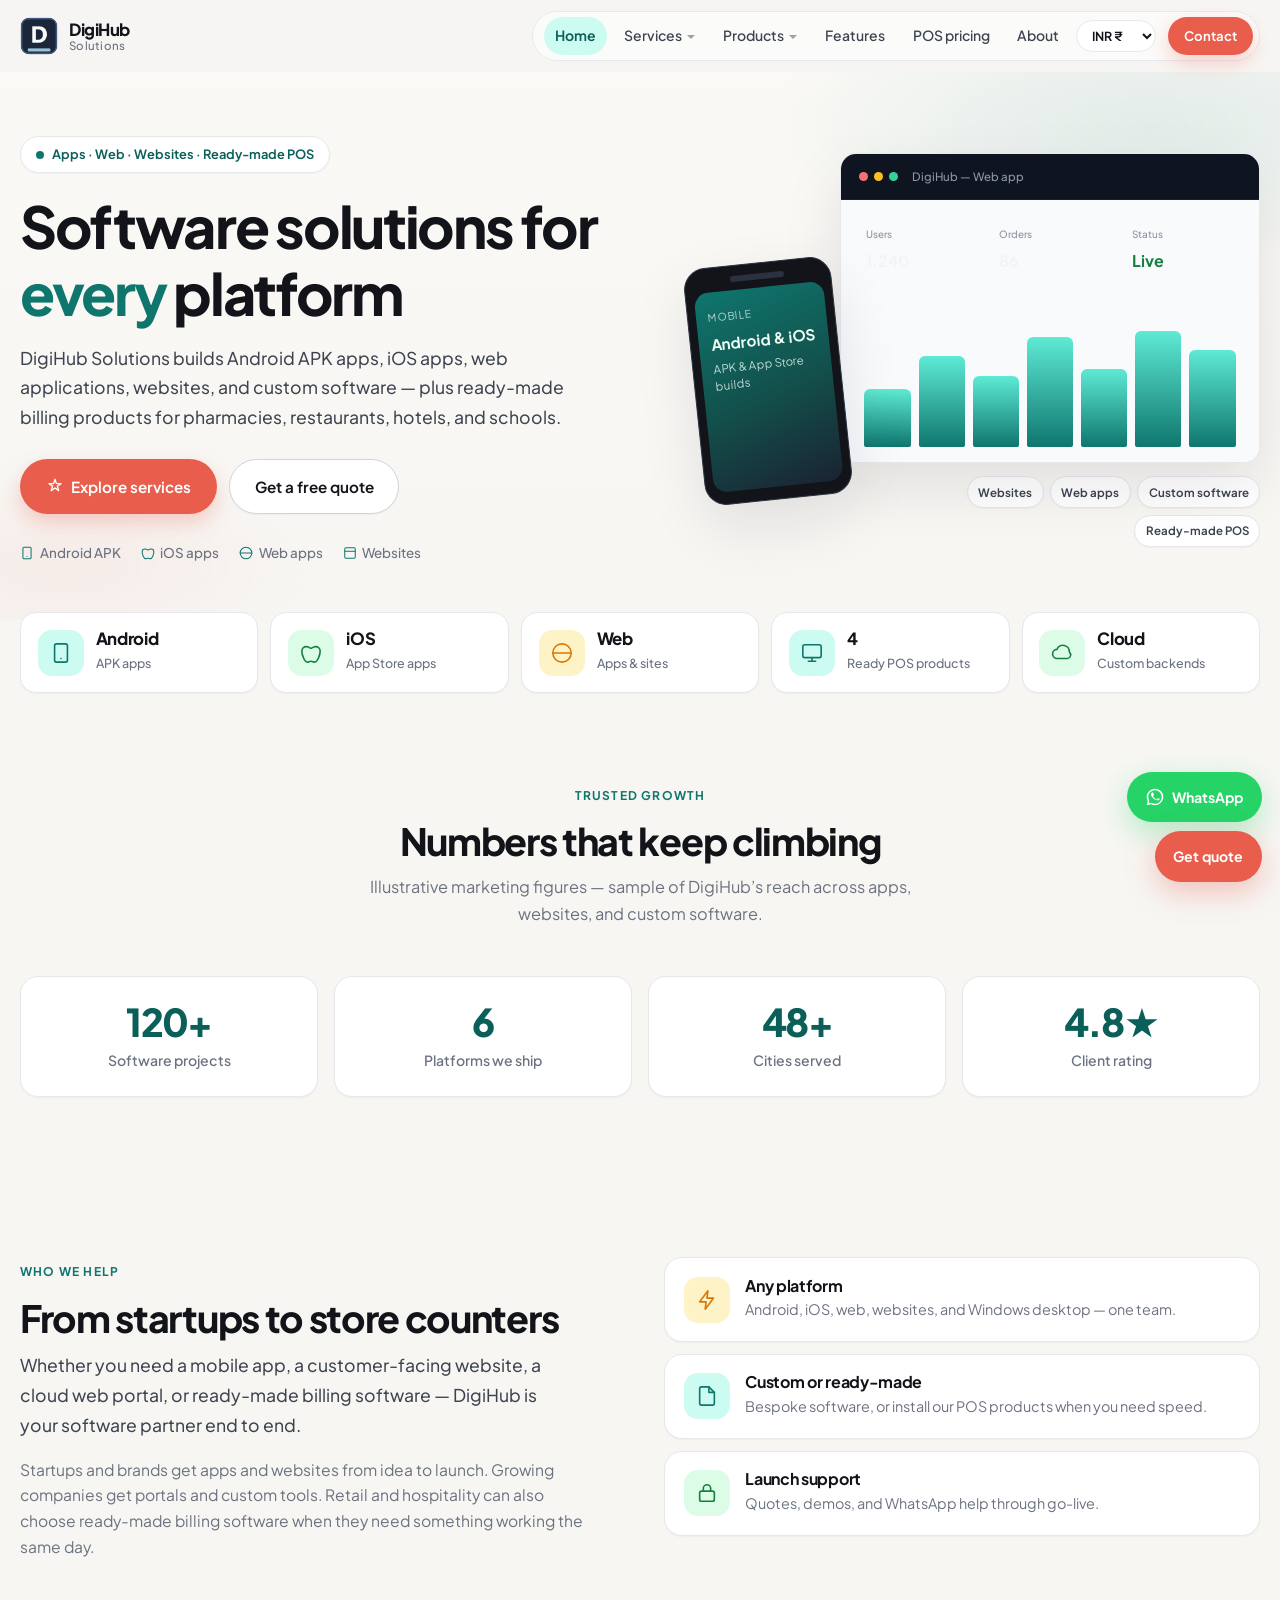
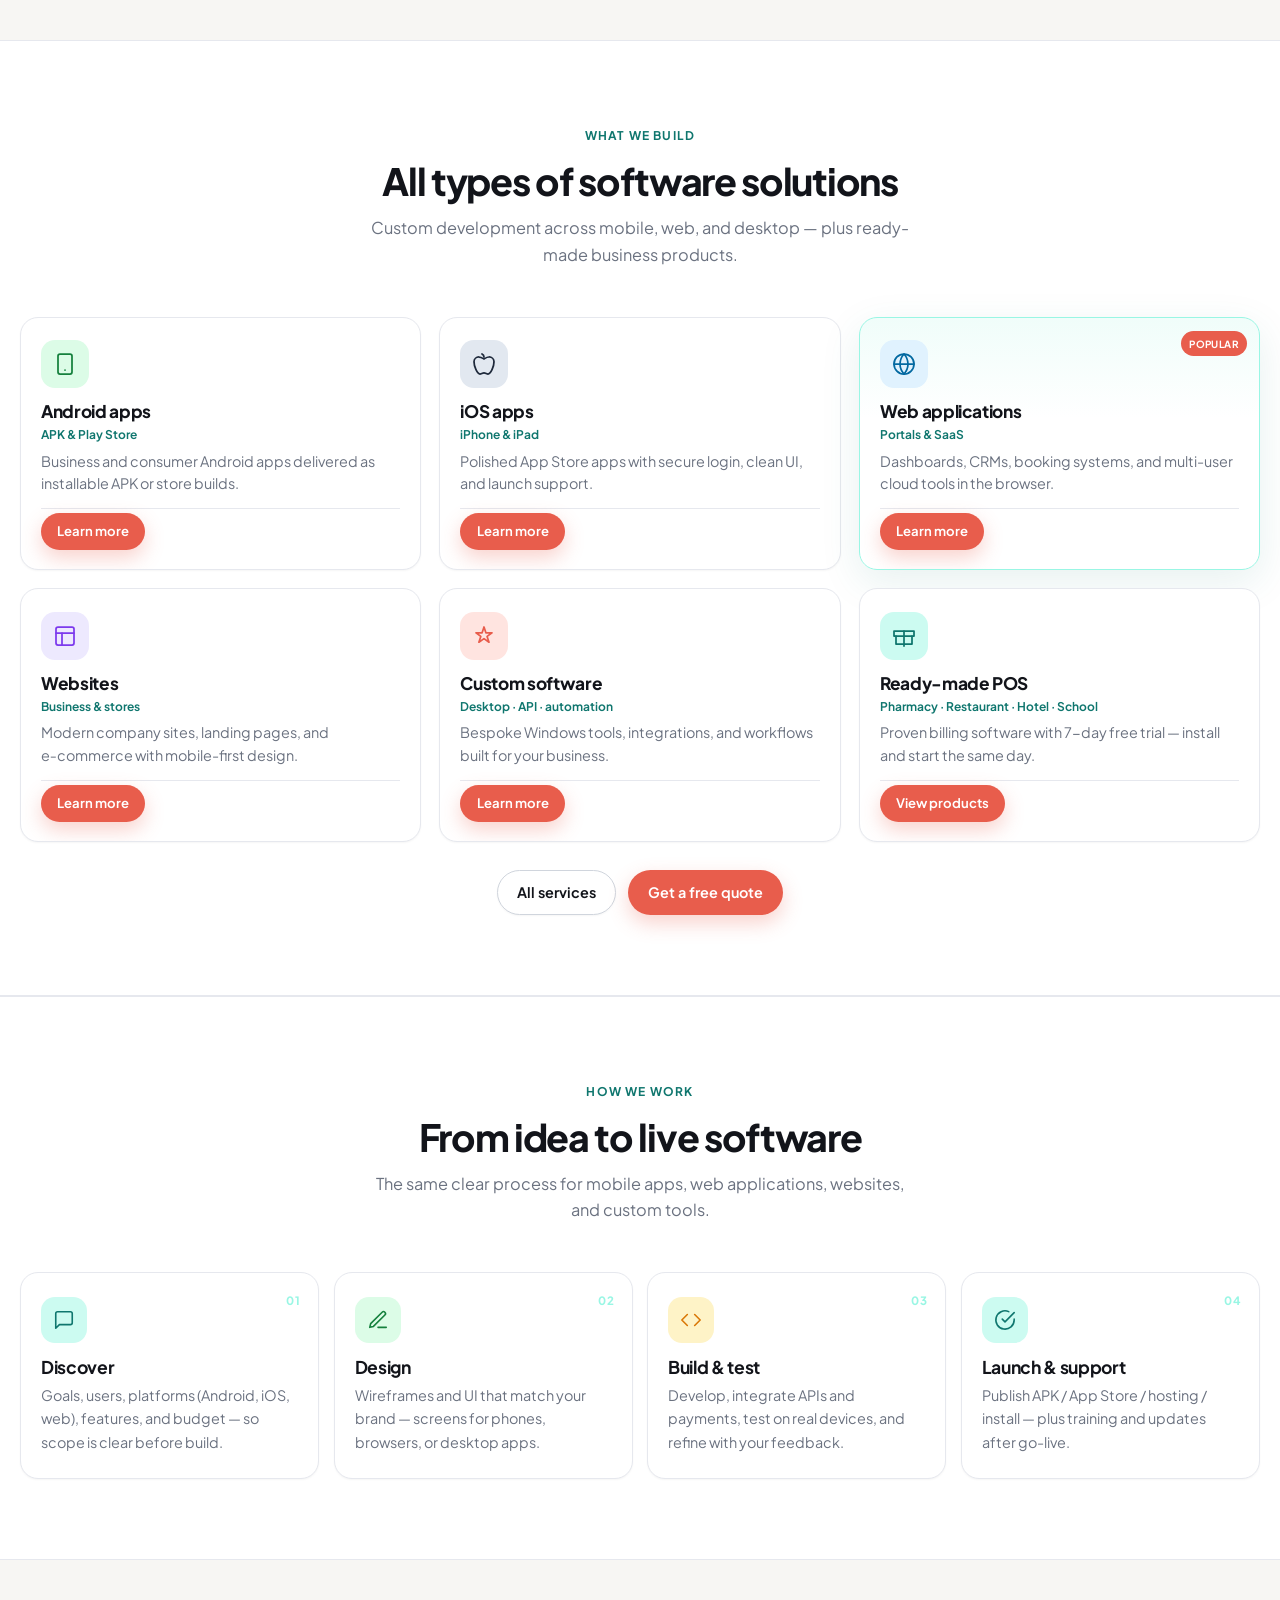
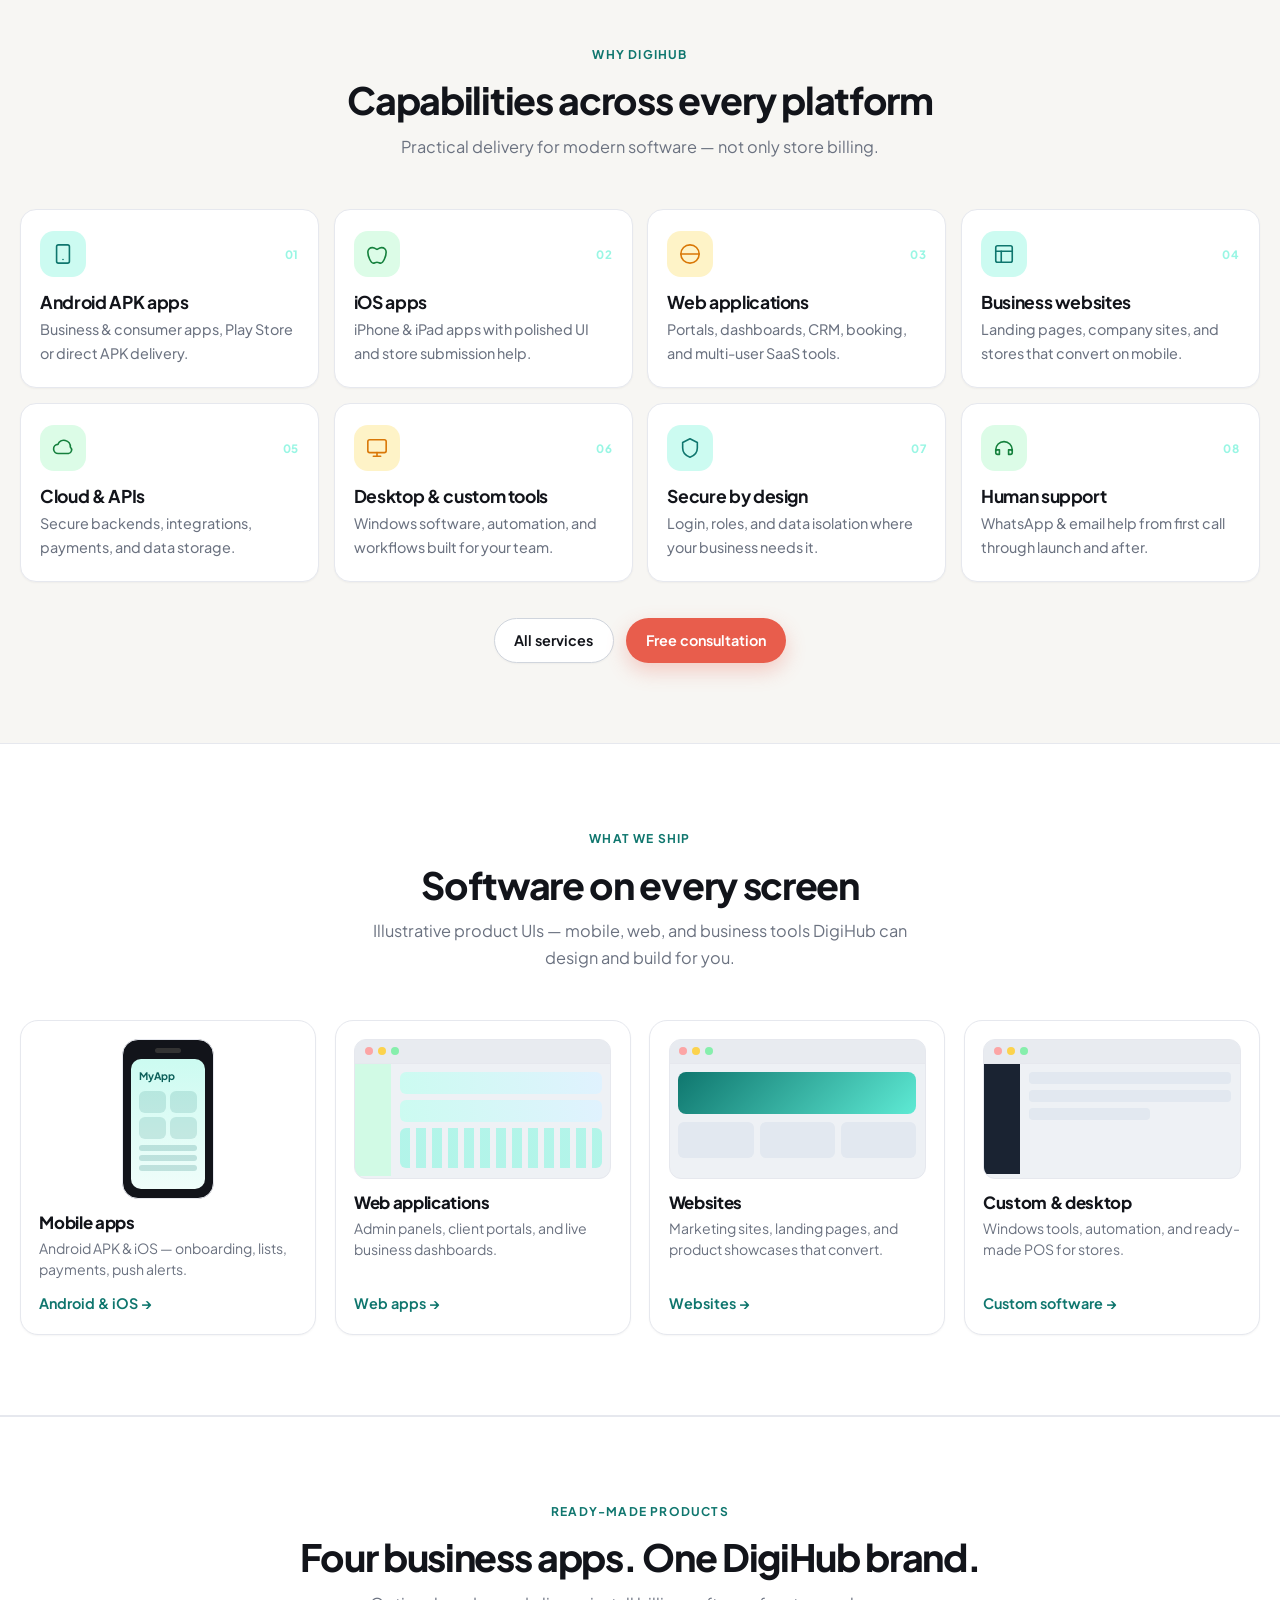
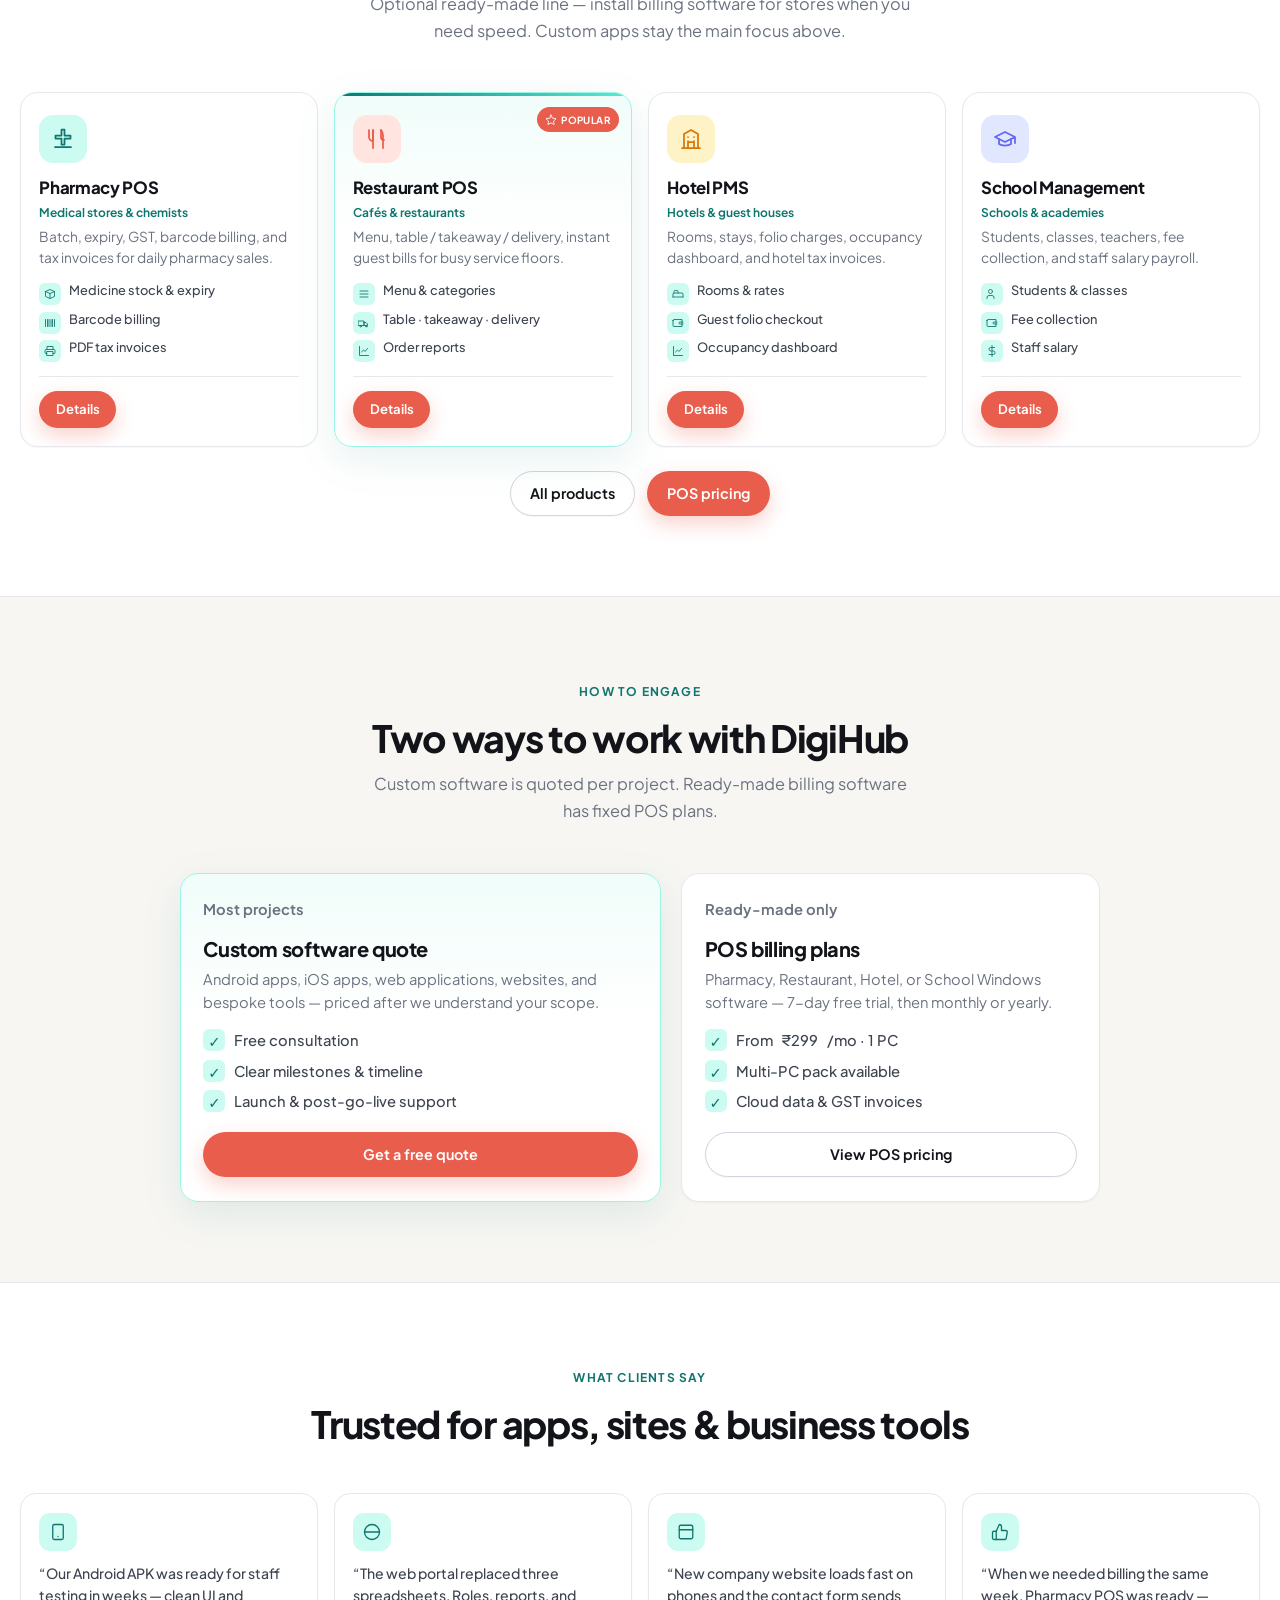
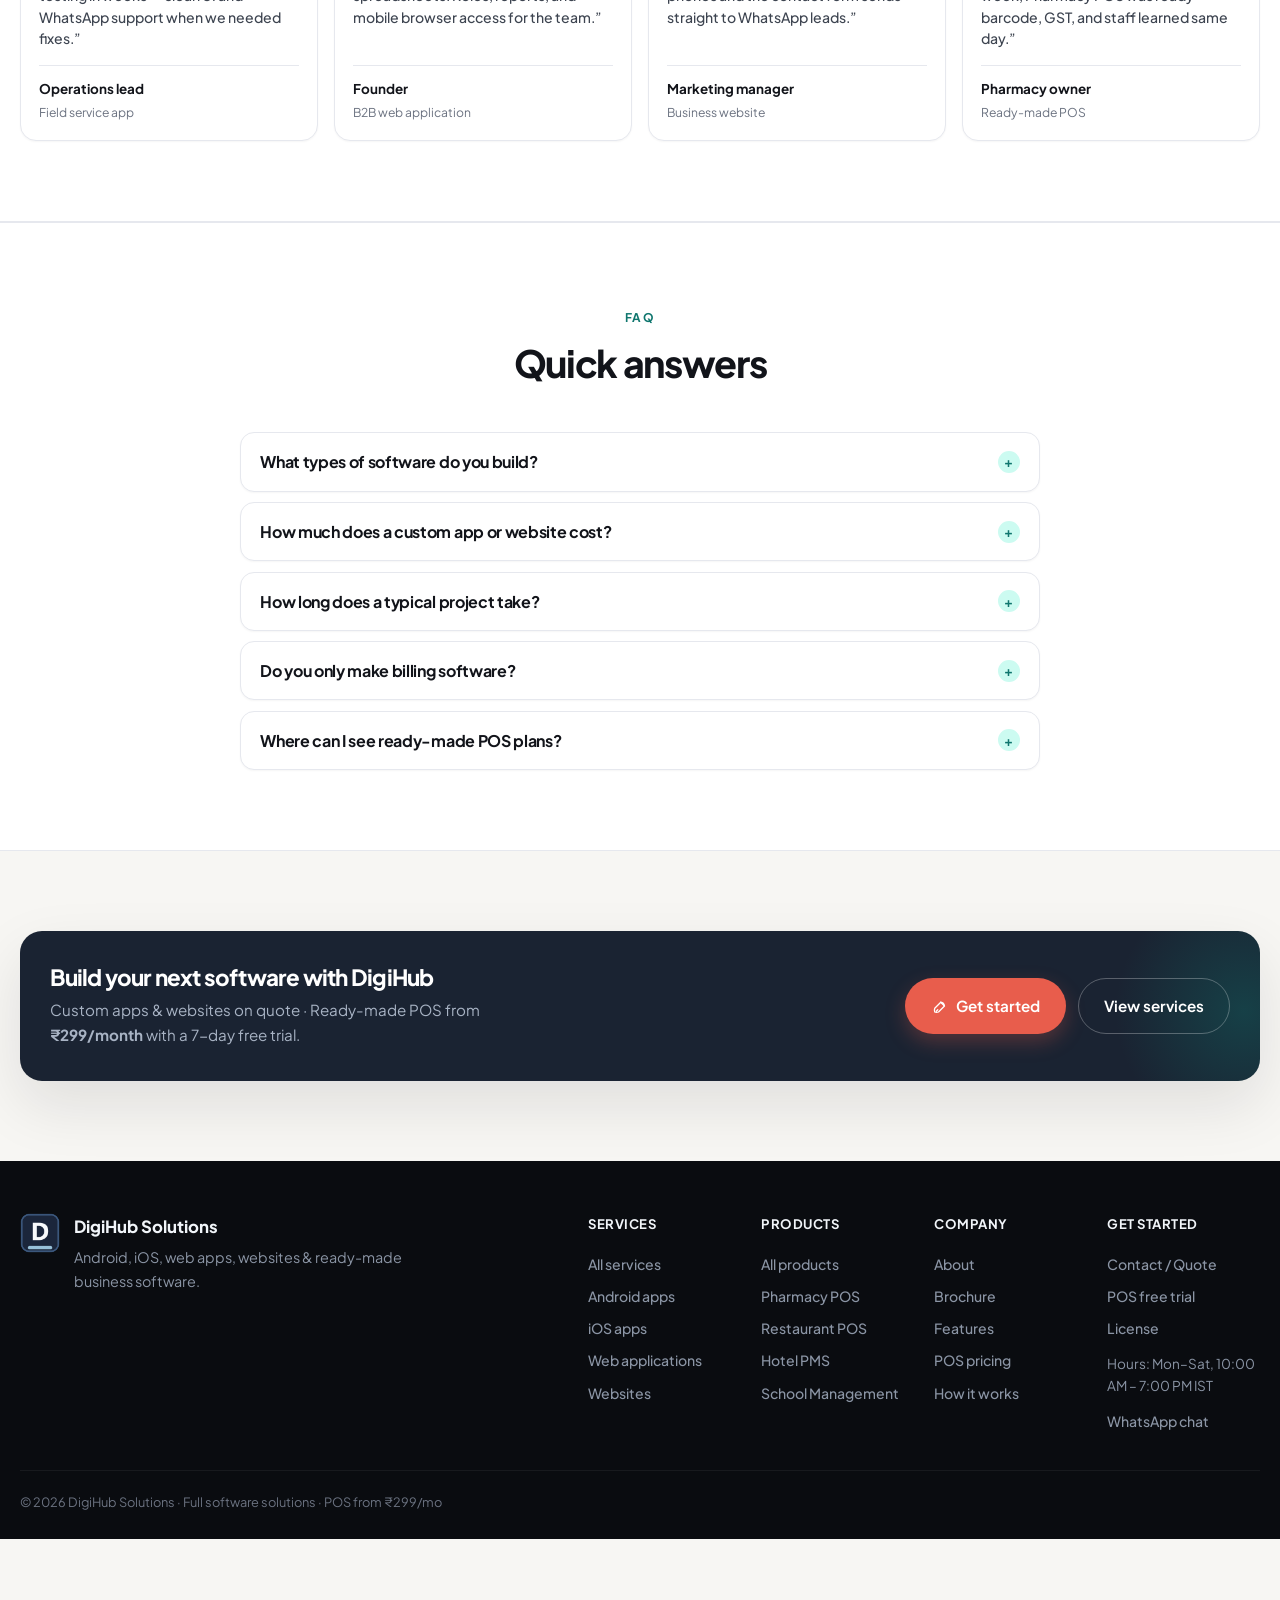
<file: index.html>
<!DOCTYPE html>
<html lang="en">
<head>
  <meta charset="UTF-8" />
  <meta name="viewport" content="width=device-width, initial-scale=1.0" />
  <meta name="description" content="DigiHub Solutions — Android apps, iOS apps, web applications, websites, custom software, and ready-made POS for pharmacy, restaurant, hotel & school." />
  <meta name="theme-color" content="#0f766e" />
  <title>DigiHub Solutions — Software, Apps, Websites & Business POS</title>
  <link rel="icon" href="assets/logo.png" type="image/png" />
  <link rel="preconnect" href="https://fonts.googleapis.com" />
  <link rel="preconnect" href="https://fonts.gstatic.com" crossorigin />
  <link href="https://fonts.googleapis.com/css2?family=Plus+Jakarta+Sans:ital,wght@0,400;0,500;0,600;0,700;0,800;1,400;1,500&display=swap" rel="stylesheet" />
  <link rel="stylesheet" href="css/styles.css" />
</head>
<body class="has-trial-bar">
  <header class="site-header">
    <div class="container nav">
      <a href="index.html" class="brand" aria-label="DigiHub Solutions home">
        <img src="assets/logo.png" alt="" class="brand-logo" width="36" height="36" />
        <span class="brand-text">
          <strong>DigiHub</strong>
          <span>Solutions</span>
        </span>
      </a>
      <button class="nav-toggle" id="navToggle" aria-label="Open menu" aria-expanded="false" aria-controls="navMenu">
        <span></span><span></span><span></span>
      </button>
      <nav class="nav-menu" id="navMenu" aria-label="Primary">
        <a href="index.html" data-nav="index.html">Home</a>
        <div class="nav-dropdown">
          <a href="services.html" data-nav="services.html">Services</a>
          <div class="nav-dropdown-menu">
            <a href="services.html" data-nav="services.html">All services</a>
            <a href="services.html#android">Android apps</a>
            <a href="services.html#ios">iOS apps</a>
            <a href="services.html#web-apps">Web applications</a>
            <a href="services.html#websites">Websites</a>
            <a href="services.html#custom">Custom software</a>
          </div>
        </div>
        <div class="nav-dropdown">
          <a href="products.html" data-nav="products.html,pharmacy.html,restaurant.html,hotel.html,school.html">Products</a>
          <div class="nav-dropdown-menu">
            <a href="products.html" data-nav="products.html">All products</a>
            <a href="pharmacy.html" data-nav="pharmacy.html">Pharmacy POS</a>
            <a href="restaurant.html" data-nav="restaurant.html">Restaurant POS</a>
            <a href="hotel.html" data-nav="hotel.html">Hotel PMS</a>
            <a href="school.html" data-nav="school.html">School Management</a>
          </div>
        </div>
        <a href="features.html" data-nav="features.html">Features</a>
        <a href="pricing.html" data-nav="pricing.html" title="Billing / POS products only">POS pricing</a>
        <a href="about.html" data-nav="about.html">About</a>
        <!-- <a href="careers.html" data-nav="careers.html">Careers</a> -->
                <select class="currency-select" aria-label="Currency" title="Display currency"></select>
        <a href="contact.html" class="btn btn-sm btn-primary" data-nav="contact.html">Contact</a>
      </nav>
    </div>
  </header>

  <main>
    <section class="hero">
      <div class="hero-bg" aria-hidden="true"></div>
      <div class="hero-orbs" aria-hidden="true"><span></span><span></span><span></span></div>
      <div class="container hero-grid">
        <div class="hero-copy reveal">
          <span class="badge-pill"><span class="pulse"></span> Apps · Web · Websites · Ready-made POS</span>
          <h1>Software solutions for <em>every</em> platform</h1>
          <p class="lead">
            DigiHub Solutions builds Android APK apps, iOS apps, web applications, websites, and custom software —
            plus ready-made billing products for pharmacies, restaurants, hotels, and schools.
          </p>
          <div class="hero-actions">
            <a href="services.html" class="btn btn-primary btn-lg"><svg class="ico" viewBox="0 0 24 24" width="18" height="18" fill="none" stroke="currentColor" stroke-width="1.75" stroke-linecap="round" stroke-linejoin="round" aria-hidden="true"><path d="M12 3l1.9 5.8H20l-4.9 3.6 1.9 5.8L12 14.6 6.9 18.2l1.9-5.8L4 8.8h6.1L12 3z"/></svg> Explore services</a>
            <a href="contact.html?plan=custom" class="btn btn-ghost btn-lg">Get a free quote</a>
          </div>
          <ul class="hero-trust">
            <li><svg class="ico" viewBox="0 0 24 24" width="14" height="14" fill="none" stroke="currentColor" stroke-width="1.75" stroke-linecap="round" stroke-linejoin="round" aria-hidden="true"><rect x="5" y="2" width="14" height="20" rx="2"/><path d="M12 18h.01"/></svg> Android APK</li>
            <li><svg class="ico" viewBox="0 0 24 24" width="14" height="14" fill="none" stroke="currentColor" stroke-width="1.75" stroke-linecap="round" stroke-linejoin="round" aria-hidden="true"><path d="M12 20.94c1.5 0 2.75 1.06 4 1.06 3 0 6-8 6-12.22A4.91 4.91 0 0 0 17 5c-2.22 0-4 1.44-5 2-1-.56-2.78-2-5-2a4.9 4.9 0 0 0-5 4.78C2 14 5 22 8 22c1.25 0 2.5-1.06 4-1.06z"/></svg> iOS apps</li>
            <li><svg class="ico" viewBox="0 0 24 24" width="14" height="14" fill="none" stroke="currentColor" stroke-width="1.75" stroke-linecap="round" stroke-linejoin="round" aria-hidden="true"><circle cx="12" cy="12" r="10"/><path d="M2 12h20"/></svg> Web apps</li>
            <li><svg class="ico" viewBox="0 0 24 24" width="14" height="14" fill="none" stroke="currentColor" stroke-width="1.75" stroke-linecap="round" stroke-linejoin="round" aria-hidden="true"><rect x="3" y="3" width="18" height="18" rx="2"/><path d="M3 9h18"/></svg> Websites</li>
          </ul>
        </div>
        <div class="hero-visual reveal" aria-hidden="true">
          <div class="platform-stack float-soft">
            <div class="platform-card phone">
              <div class="platform-notch"></div>
              <div class="platform-screen">
                <span class="ps-label">Mobile</span>
                <strong>Android &amp; iOS</strong>
                <p>APK &amp; App Store builds</p>
              </div>
            </div>
            <div class="platform-card browser">
              <div class="mock-titlebar">
                <span class="dot red"></span><span class="dot yellow"></span><span class="dot green"></span>
                <span class="mock-title">DigiHub — Web app</span>
              </div>
              <div class="platform-screen web">
                <div class="mock-cards">
                  <div class="mock-card"><span class="mock-label">Users</span><strong>1,240</strong></div>
                  <div class="mock-card"><span class="mock-label">Orders</span><strong>86</strong></div>
                  <div class="mock-card"><span class="mock-label">Status</span><strong class="ok">Live</strong></div>
                </div>
                <div class="mock-chart">
                  <div class="bar" style="--h:45%"></div>
                  <div class="bar" style="--h:70%"></div>
                  <div class="bar" style="--h:55%"></div>
                  <div class="bar" style="--h:85%"></div>
                  <div class="bar" style="--h:60%"></div>
                  <div class="bar" style="--h:90%"></div>
                  <div class="bar" style="--h:75%"></div>
                </div>
              </div>
            </div>
            <div class="platform-badges">
              <span>Websites</span>
              <span>Web apps</span>
              <span>Custom software</span>
              <span>Ready-made POS</span>
            </div>
          </div>
        </div>
      </div>
    </section>

    <section class="section strip-stats">
      <div class="container stats-row stats-row-5">
        <div class="stat-chip"><div class="icon-bubble blue"><svg class="ico" viewBox="0 0 24 24" width="22" height="22" fill="none" stroke="currentColor" stroke-width="1.75" stroke-linecap="round" stroke-linejoin="round" aria-hidden="true"><rect x="5" y="2" width="14" height="20" rx="2"/><path d="M12 18h.01"/></svg></div><div><strong>Android</strong><span>APK apps</span></div></div>
        <div class="stat-chip"><div class="icon-bubble teal"><svg class="ico" viewBox="0 0 24 24" width="22" height="22" fill="none" stroke="currentColor" stroke-width="1.75" stroke-linecap="round" stroke-linejoin="round" aria-hidden="true"><path d="M12 20.94c1.5 0 2.75 1.06 4 1.06 3 0 6-8 6-12.22A4.91 4.91 0 0 0 17 5c-2.22 0-4 1.44-5 2-1-.56-2.78-2-5-2a4.9 4.9 0 0 0-5 4.78C2 14 5 22 8 22c1.25 0 2.5-1.06 4-1.06z"/></svg></div><div><strong>iOS</strong><span>App Store apps</span></div></div>
        <div class="stat-chip"><div class="icon-bubble gold"><svg class="ico" viewBox="0 0 24 24" width="22" height="22" fill="none" stroke="currentColor" stroke-width="1.75" stroke-linecap="round" stroke-linejoin="round" aria-hidden="true"><circle cx="12" cy="12" r="10"/><path d="M2 12h20"/></svg></div><div><strong>Web</strong><span>Apps &amp; sites</span></div></div>
        <div class="stat-chip"><div class="icon-bubble blue"><svg class="ico" viewBox="0 0 24 24" width="22" height="22" fill="none" stroke="currentColor" stroke-width="1.75" stroke-linecap="round" stroke-linejoin="round" aria-hidden="true"><rect x="2" y="3" width="20" height="14" rx="2"/><path d="M8 21h8M12 17v4"/></svg></div><div><strong>4</strong><span>Ready POS products</span></div></div>
        <div class="stat-chip"><div class="icon-bubble teal"><svg class="ico" viewBox="0 0 24 24" width="22" height="22" fill="none" stroke="currentColor" stroke-width="1.75" stroke-linecap="round" stroke-linejoin="round" aria-hidden="true"><path d="M18 18H7a5 5 0 0 1-.5-10A7 7 0 0 1 20 11a4 4 0 0 1-2 7z"/></svg></div><div><strong>Cloud</strong><span>Custom backends</span></div></div>
      </div>
    </section>


    <section class="section">
      <div class="container">
        <div class="section-head">
          <p class="eyebrow">Trusted growth</p>
          <h2>Numbers that keep climbing</h2>
          <p class="section-sub">Illustrative marketing figures — sample of DigiHub’s reach across apps, websites, and custom software.</p>
        </div>
        <div class="stats-showcase">
          <div class="stat-big">
            <div class="num" data-count-to="120" data-count-suffix="+">0</div>
            <div class="label">Software projects</div>
          </div>
          <div class="stat-big">
            <div class="num" data-count-to="6" data-count-suffix="">0</div>
            <div class="label">Platforms we ship</div>
          </div>
          <div class="stat-big">
            <div class="num" data-count-to="48" data-count-suffix="+">0</div>
            <div class="label">Cities served</div>
          </div>
          <div class="stat-big">
            <div class="num" data-count-to="4.8" data-count-suffix="★">0</div>
            <div class="label">Client rating</div>
          </div>
        </div>
      </div>
    </section>

    <section class="section">
      <div class="container split-intro">
        <div>
          <p class="eyebrow">Who we help</p>
          <h2>From startups to store counters</h2>
          <p class="lead" style="margin-bottom:1rem">
            Whether you need a mobile app, a customer-facing website, a cloud web portal, or ready-made billing software —
            DigiHub is your software partner end to end.
          </p>
          <p class="muted-copy">
            Startups and brands get apps and websites from idea to launch. Growing companies get portals and custom tools.
            Retail and hospitality can also choose ready-made billing software when they need something working the same day.
          </p>
        </div>
        <div class="intro-points">
          <div class="intro-point card-lift"><div class="icon-bubble gold"><svg class="ico" viewBox="0 0 24 24" width="22" height="22" fill="none" stroke="currentColor" stroke-width="1.75" stroke-linecap="round" stroke-linejoin="round" aria-hidden="true"><path d="M13 2L4 14h7l-1 8 9-12h-7l1-8z"/></svg></div><div><h3>Any platform</h3><p>Android, iOS, web, websites, and Windows desktop — one team.</p></div></div>
          <div class="intro-point card-lift"><div class="icon-bubble blue"><svg class="ico" viewBox="0 0 24 24" width="22" height="22" fill="none" stroke="currentColor" stroke-width="1.75" stroke-linecap="round" stroke-linejoin="round" aria-hidden="true"><path d="M14 2H6a2 2 0 0 0-2 2v16a2 2 0 0 0 2 2h12a2 2 0 0 0 2-2V8z"/><path d="M14 2v6h6"/></svg></div><div><h3>Custom or ready-made</h3><p>Bespoke software, or install our POS products when you need speed.</p></div></div>
          <div class="intro-point card-lift"><div class="icon-bubble teal"><svg class="ico" viewBox="0 0 24 24" width="22" height="22" fill="none" stroke="currentColor" stroke-width="1.75" stroke-linecap="round" stroke-linejoin="round" aria-hidden="true"><rect x="4" y="10" width="16" height="11" rx="2"/><path d="M8 10V7a4 4 0 0 1 8 0v3"/></svg></div><div><h3>Launch support</h3><p>Quotes, demos, and WhatsApp help through go-live.</p></div></div>
        </div>
      </div>
    </section>

    <section class="section section-alt">
      <div class="container">
        <div class="section-head">
          <p class="eyebrow">What we build</p>
          <h2>All types of software solutions</h2>
          <p class="section-sub">Custom development across mobile, web, and desktop — plus ready-made business products.</p>
        </div>
        <div class="services-grid home-services">
          <article class="service-card card-lift">
            <div class="product-icon android" aria-hidden="true"><svg class="ico" viewBox="0 0 24 24" width="26" height="26" fill="none" stroke="currentColor" stroke-width="1.75" stroke-linecap="round" stroke-linejoin="round"><rect x="5" y="2" width="14" height="20" rx="2"/><path d="M12 18h.01"/></svg></div>
            <h3>Android apps</h3>
            <p class="product-tag">APK &amp; Play Store</p>
            <p>Business and consumer Android apps delivered as installable APK or store builds.</p>
            <div class="product-foot"><a href="services.html#android" class="btn btn-sm btn-primary">Learn more</a></div>
          </article>
          <article class="service-card card-lift">
            <div class="product-icon ios" aria-hidden="true"><svg class="ico" viewBox="0 0 24 24" width="26" height="26" fill="none" stroke="currentColor" stroke-width="1.75" stroke-linecap="round" stroke-linejoin="round"><path d="M12 20.94c1.5 0 2.75 1.06 4 1.06 3 0 6-8 6-12.22A4.91 4.91 0 0 0 17 5c-2.22 0-4 1.44-5 2-1-.56-2.78-2-5-2a4.9 4.9 0 0 0-5 4.78C2 14 5 22 8 22c1.25 0 2.5-1.06 4-1.06z"/><path d="M10 2c1 .5 2 2 2 3"/></svg></div>
            <h3>iOS apps</h3>
            <p class="product-tag">iPhone &amp; iPad</p>
            <p>Polished App Store apps with secure login, clean UI, and launch support.</p>
            <div class="product-foot"><a href="services.html#ios" class="btn btn-sm btn-primary">Learn more</a></div>
          </article>
          <article class="service-card card-lift featured">
            <div class="product-badge">Popular</div>
            <div class="product-icon webapp" aria-hidden="true"><svg class="ico" viewBox="0 0 24 24" width="26" height="26" fill="none" stroke="currentColor" stroke-width="1.75" stroke-linecap="round" stroke-linejoin="round"><circle cx="12" cy="12" r="10"/><path d="M2 12h20"/><path d="M12 2a15.3 15.3 0 0 1 4 10 15.3 15.3 0 0 1-4 10 15.3 15.3 0 0 1-4-10 15.3 15.3 0 0 1 4-10z"/></svg></div>
            <h3>Web applications</h3>
            <p class="product-tag">Portals &amp; SaaS</p>
            <p>Dashboards, CRMs, booking systems, and multi-user cloud tools in the browser.</p>
            <div class="product-foot"><a href="services.html#web-apps" class="btn btn-sm btn-primary">Learn more</a></div>
          </article>
          <article class="service-card card-lift">
            <div class="product-icon website" aria-hidden="true"><svg class="ico" viewBox="0 0 24 24" width="26" height="26" fill="none" stroke="currentColor" stroke-width="1.75" stroke-linecap="round" stroke-linejoin="round"><rect x="3" y="3" width="18" height="18" rx="2"/><path d="M3 9h18"/><path d="M9 21V9"/></svg></div>
            <h3>Websites</h3>
            <p class="product-tag">Business &amp; stores</p>
            <p>Modern company sites, landing pages, and e‑commerce with mobile-first design.</p>
            <div class="product-foot"><a href="services.html#websites" class="btn btn-sm btn-primary">Learn more</a></div>
          </article>
          <article class="service-card card-lift">
            <div class="product-icon custom" aria-hidden="true"><svg class="ico" viewBox="0 0 24 24" width="26" height="26" fill="none" stroke="currentColor" stroke-width="1.75" stroke-linecap="round" stroke-linejoin="round"><path d="M12 3l1.9 5.8H20l-4.9 3.6 1.9 5.8L12 14.6 6.9 18.2l1.9-5.8L4 8.8h6.1L12 3z"/></svg></div>
            <h3>Custom software</h3>
            <p class="product-tag">Desktop · API · automation</p>
            <p>Bespoke Windows tools, integrations, and workflows built for your business.</p>
            <div class="product-foot"><a href="services.html#custom" class="btn btn-sm btn-primary">Learn more</a></div>
          </article>
          <article class="service-card card-lift">
            <div class="product-icon pharmacy" aria-hidden="true"><svg class="ico" viewBox="0 0 24 24" width="26" height="26" fill="none" stroke="currentColor" stroke-width="1.75" stroke-linecap="round" stroke-linejoin="round"><path d="M20 12v8H4v-8"/><path d="M2 7h20v5H2z"/><path d="M12 22V7"/></svg></div>
            <h3>Ready-made POS</h3>
            <p class="product-tag">Pharmacy · Restaurant · Hotel · School</p>
            <p>Proven billing software with 7-day free trial — install and start the same day.</p>
            <div class="product-foot"><a href="products.html" class="btn btn-sm btn-primary">View products</a></div>
          </article>
        </div>
        <p class="center-actions" style="margin-top:1.75rem">
          <a href="services.html" class="btn btn-ghost">All services</a>
          <a href="contact.html?plan=custom" class="btn btn-primary">Get a free quote</a>
        </p>
      </div>
    </section>

    <section class="section section-alt">
      <div class="container">
        <div class="section-head">
          <p class="eyebrow">How we work</p>
          <h2>From idea to live software</h2>
          <p class="section-sub">The same clear process for mobile apps, web applications, websites, and custom tools.</p>
        </div>
        <div class="workflow-grid">
          <article class="workflow-card card-lift">
            <span class="wf-num">01</span>
            <div class="icon-bubble blue"><svg class="ico" viewBox="0 0 24 24" width="22" height="22" fill="none" stroke="currentColor" stroke-width="1.75" stroke-linecap="round" stroke-linejoin="round" aria-hidden="true"><path d="M21 15a2 2 0 0 1-2 2H7l-4 4V5a2 2 0 0 1 2-2h14a2 2 0 0 1 2 2z"/></svg></div>
            <h3>Discover</h3>
            <p>Goals, users, platforms (Android, iOS, web), features, and budget — so scope is clear before build.</p>
          </article>
          <article class="workflow-card card-lift">
            <span class="wf-num">02</span>
            <div class="icon-bubble teal"><svg class="ico" viewBox="0 0 24 24" width="22" height="22" fill="none" stroke="currentColor" stroke-width="1.75" stroke-linecap="round" stroke-linejoin="round" aria-hidden="true"><path d="M12 20h9"/><path d="M16.5 3.5a2.12 2.12 0 0 1 3 3L7 19l-4 1 1-4L16.5 3.5z"/></svg></div>
            <h3>Design</h3>
            <p>Wireframes and UI that match your brand — screens for phones, browsers, or desktop apps.</p>
          </article>
          <article class="workflow-card card-lift">
            <span class="wf-num">03</span>
            <div class="icon-bubble gold"><svg class="ico" viewBox="0 0 24 24" width="22" height="22" fill="none" stroke="currentColor" stroke-width="1.75" stroke-linecap="round" stroke-linejoin="round" aria-hidden="true"><polyline points="16 18 22 12 16 6"/><polyline points="8 6 2 12 8 18"/></svg></div>
            <h3>Build &amp; test</h3>
            <p>Develop, integrate APIs and payments, test on real devices, and refine with your feedback.</p>
          </article>
          <article class="workflow-card card-lift">
            <span class="wf-num">04</span>
            <div class="icon-bubble blue"><svg class="ico" viewBox="0 0 24 24" width="22" height="22" fill="none" stroke="currentColor" stroke-width="1.75" stroke-linecap="round" stroke-linejoin="round" aria-hidden="true"><path d="M22 11.08V12a10 10 0 1 1-5.93-9.14"/><polyline points="22 4 12 14.01 9 11.01"/></svg></div>
            <h3>Launch &amp; support</h3>
            <p>Publish APK / App Store / hosting / install — plus training and updates after go-live.</p>
          </article>
        </div>
      </div>
    </section>

    <section class="section">
      <div class="container">
        <div class="section-head">
          <p class="eyebrow">Why DigiHub</p>
          <h2>Capabilities across every platform</h2>
          <p class="section-sub">Practical delivery for modern software — not only store billing.</p>
        </div>
        <div class="feature-grid">
          <div class="feature card-lift">
            <div class="feature-top">
              <div class="icon-bubble blue"><svg class="ico" viewBox="0 0 24 24" width="22" height="22" fill="none" stroke="currentColor" stroke-width="1.75" stroke-linecap="round" stroke-linejoin="round" aria-hidden="true"><rect x="5" y="2" width="14" height="20" rx="2"/><path d="M12 18h.01"/></svg></div>
              <span class="feature-num">01</span>
            </div>
            <h3>Android APK apps</h3>
            <p>Business &amp; consumer apps, Play Store or direct APK delivery.</p>
          </div>
          <div class="feature card-lift">
            <div class="feature-top">
              <div class="icon-bubble teal"><svg class="ico" viewBox="0 0 24 24" width="22" height="22" fill="none" stroke="currentColor" stroke-width="1.75" stroke-linecap="round" stroke-linejoin="round" aria-hidden="true"><path d="M12 20.94c1.5 0 2.75 1.06 4 1.06 3 0 6-8 6-12.22A4.91 4.91 0 0 0 17 5c-2.22 0-4 1.44-5 2-1-.56-2.78-2-5-2a4.9 4.9 0 0 0-5 4.78C2 14 5 22 8 22c1.25 0 2.5-1.06 4-1.06z"/></svg></div>
              <span class="feature-num">02</span>
            </div>
            <h3>iOS apps</h3>
            <p>iPhone &amp; iPad apps with polished UI and store submission help.</p>
          </div>
          <div class="feature card-lift">
            <div class="feature-top">
              <div class="icon-bubble gold"><svg class="ico" viewBox="0 0 24 24" width="22" height="22" fill="none" stroke="currentColor" stroke-width="1.75" stroke-linecap="round" stroke-linejoin="round" aria-hidden="true"><circle cx="12" cy="12" r="10"/><path d="M2 12h20"/></svg></div>
              <span class="feature-num">03</span>
            </div>
            <h3>Web applications</h3>
            <p>Portals, dashboards, CRM, booking, and multi-user SaaS tools.</p>
          </div>
          <div class="feature card-lift">
            <div class="feature-top">
              <div class="icon-bubble blue"><svg class="ico" viewBox="0 0 24 24" width="22" height="22" fill="none" stroke="currentColor" stroke-width="1.75" stroke-linecap="round" stroke-linejoin="round" aria-hidden="true"><rect x="3" y="3" width="18" height="18" rx="2"/><path d="M3 9h18"/><path d="M9 21V9"/></svg></div>
              <span class="feature-num">04</span>
            </div>
            <h3>Business websites</h3>
            <p>Landing pages, company sites, and stores that convert on mobile.</p>
          </div>
          <div class="feature card-lift">
            <div class="feature-top">
              <div class="icon-bubble teal"><svg class="ico" viewBox="0 0 24 24" width="22" height="22" fill="none" stroke="currentColor" stroke-width="1.75" stroke-linecap="round" stroke-linejoin="round" aria-hidden="true"><path d="M18 18H7a5 5 0 0 1-.5-10A7 7 0 0 1 20 11a4 4 0 0 1-2 7z"/></svg></div>
              <span class="feature-num">05</span>
            </div>
            <h3>Cloud &amp; APIs</h3>
            <p>Secure backends, integrations, payments, and data storage.</p>
          </div>
          <div class="feature card-lift">
            <div class="feature-top">
              <div class="icon-bubble gold"><svg class="ico" viewBox="0 0 24 24" width="22" height="22" fill="none" stroke="currentColor" stroke-width="1.75" stroke-linecap="round" stroke-linejoin="round" aria-hidden="true"><rect x="2" y="3" width="20" height="14" rx="2"/><path d="M8 21h8M12 17v4"/></svg></div>
              <span class="feature-num">06</span>
            </div>
            <h3>Desktop &amp; custom tools</h3>
            <p>Windows software, automation, and workflows built for your team.</p>
          </div>
          <div class="feature card-lift">
            <div class="feature-top">
              <div class="icon-bubble blue"><svg class="ico" viewBox="0 0 24 24" width="22" height="22" fill="none" stroke="currentColor" stroke-width="1.75" stroke-linecap="round" stroke-linejoin="round" aria-hidden="true"><path d="M12 2l8 4v6c0 5-3.5 8.5-8 10-4.5-1.5-8-5-8-10V6l8-4z"/></svg></div>
              <span class="feature-num">07</span>
            </div>
            <h3>Secure by design</h3>
            <p>Login, roles, and data isolation where your business needs it.</p>
          </div>
          <div class="feature card-lift">
            <div class="feature-top">
              <div class="icon-bubble teal"><svg class="ico" viewBox="0 0 24 24" width="22" height="22" fill="none" stroke="currentColor" stroke-width="1.75" stroke-linecap="round" stroke-linejoin="round" aria-hidden="true"><path d="M3 14v3a2 2 0 0 0 2 2h2v-5H5a2 2 0 0 0-2 2z"/><path d="M21 14v3a2 2 0 0 1-2 2h-2v-5h2a2 2 0 0 1 2 2z"/><path d="M3 14a9 9 0 0 1 18 0"/></svg></div>
              <span class="feature-num">08</span>
            </div>
            <h3>Human support</h3>
            <p>WhatsApp &amp; email help from first call through launch and after.</p>
          </div>
        </div>
        <p class="center-actions">
          <a href="services.html" class="btn btn-ghost">All services</a>
          <a href="contact.html?plan=quote" class="btn btn-primary">Free consultation</a>
        </p>
      </div>
    </section>

    <section class="section section-alt" id="platforms">
      <div class="container">
        <div class="section-head">
          <p class="eyebrow">What we ship</p>
          <h2>Software on every screen</h2>
          <p class="section-sub">Illustrative product UIs — mobile, web, and business tools DigiHub can design and build for you.</p>
        </div>
        <div class="platform-showcase">
          <article class="ps-card card-lift">
            <div class="ps-device mobile">
              <div class="ps-notch"></div>
              <div class="ps-body">
                <div class="ps-app-bar">MyApp</div>
                <div class="ps-tiles">
                  <span></span><span></span><span></span><span></span>
                </div>
                <div class="ps-list"><i></i><i></i><i></i></div>
              </div>
            </div>
            <h3>Mobile apps</h3>
            <p>Android APK &amp; iOS — onboarding, lists, payments, push alerts.</p>
            <a href="services.html#android" class="text-link">Android &amp; iOS →</a>
          </article>
          <article class="ps-card card-lift">
            <div class="ps-device desktop">
              <div class="ps-chrome"><span></span><span></span><span></span></div>
              <div class="ps-body web">
                <div class="ps-side"></div>
                <div class="ps-main">
                  <div class="ps-kpi"></div>
                  <div class="ps-kpi"></div>
                  <div class="ps-chart"></div>
                </div>
              </div>
            </div>
            <h3>Web applications</h3>
            <p>Admin panels, client portals, and live business dashboards.</p>
            <a href="services.html#web-apps" class="text-link">Web apps →</a>
          </article>
          <article class="ps-card card-lift">
            <div class="ps-device desktop site">
              <div class="ps-chrome"><span></span><span></span><span></span></div>
              <div class="ps-body site">
                <div class="ps-hero-block"></div>
                <div class="ps-cols"><span></span><span></span><span></span></div>
              </div>
            </div>
            <h3>Websites</h3>
            <p>Marketing sites, landing pages, and product showcases that convert.</p>
            <a href="services.html#websites" class="text-link">Websites →</a>
          </article>
          <article class="ps-card card-lift">
            <div class="ps-device desktop">
              <div class="ps-chrome"><span></span><span></span><span></span></div>
              <div class="ps-body web">
                <div class="ps-side dark"></div>
                <div class="ps-main">
                  <div class="ps-row"></div>
                  <div class="ps-row"></div>
                  <div class="ps-row short"></div>
                </div>
              </div>
            </div>
            <h3>Custom &amp; desktop</h3>
            <p>Windows tools, automation, and ready-made POS for stores.</p>
            <a href="services.html#custom" class="text-link">Custom software →</a>
          </article>
        </div>
      </div>
    </section>

    <section class="section section-alt">
      <div class="container">
        <div class="section-head">
          <p class="eyebrow">Ready-made products</p>
          <h2>Four business apps. One DigiHub brand.</h2>
          <p class="section-sub">Optional ready-made line — install billing software for stores when you need speed. Custom apps stay the main focus above.</p>
        </div>
        <div class="product-grid">
          <article class="product-card card-lift">
            <div class="product-icon pharmacy"><svg class="ico" viewBox="0 0 24 24" width="26" height="26" fill="none" stroke="currentColor" stroke-width="1.75" stroke-linecap="round" stroke-linejoin="round" aria-hidden="true"><path d="M10.5 2.5h3v6h6v3h-6v6h-3v-6h-6v-3h6z"/><path d="M4 20h16"/></svg></div>
            <h3>Pharmacy POS</h3>
            <p class="product-tag">Medical stores &amp; chemists</p>
            <p>Batch, expiry, GST, barcode billing, and tax invoices for daily pharmacy sales.</p>
            <ul class="icon-list compact">
              <li><span class="li-ico"><svg class="ico" viewBox="0 0 24 24" width="16" height="16" fill="none" stroke="currentColor" stroke-width="1.75" stroke-linecap="round" stroke-linejoin="round" aria-hidden="true"><path d="M3 7l9-4 9 4-9 4-9-4z"/><path d="M3 7v10l9 4 9-4V7"/><path d="M12 11v10"/></svg></span>Medicine stock &amp; expiry</li>
              <li><span class="li-ico"><svg class="ico" viewBox="0 0 24 24" width="16" height="16" fill="none" stroke="currentColor" stroke-width="1.75" stroke-linecap="round" stroke-linejoin="round" aria-hidden="true"><path d="M3 5v14M7 5v14M10 5v14M14 5v14M17 5v14M21 5v14"/></svg></span>Barcode billing</li>
              <li><span class="li-ico"><svg class="ico" viewBox="0 0 24 24" width="16" height="16" fill="none" stroke="currentColor" stroke-width="1.75" stroke-linecap="round" stroke-linejoin="round" aria-hidden="true"><path d="M6 9V3h12v6"/><path d="M6 17H4a2 2 0 0 1-2-2v-4a2 2 0 0 1 2-2h16a2 2 0 0 1 2 2v4a2 2 0 0 1-2 2h-2"/><rect x="6" y="13" width="12" height="8"/></svg></span>PDF tax invoices</li>
            </ul>
            <div class="product-foot">
              <!-- <span class="pill">DigiHubPharmacy.exe</span> -->
              <a href="pharmacy.html" class="btn btn-sm btn-primary">Details</a>
            </div>
          </article>
          <article class="product-card featured card-lift">
            <div class="product-badge"><svg class="ico" viewBox="0 0 24 24" width="12" height="12" fill="none" stroke="currentColor" stroke-width="1.75" stroke-linecap="round" stroke-linejoin="round" aria-hidden="true"><path d="M12 2l2.9 6.3L22 9.3l-5 4.9 1.2 6.8L12 17.8 5.8 21l1.2-6.8-5-4.9 7.1-1z"/></svg> Popular</div>
            <div class="product-icon restaurant"><svg class="ico" viewBox="0 0 24 24" width="26" height="26" fill="none" stroke="currentColor" stroke-width="1.75" stroke-linecap="round" stroke-linejoin="round" aria-hidden="true"><path d="M4 3v7a4 4 0 0 0 4 4h0V3"/><path d="M8 3v18"/><path d="M16 3c2 2 2 4 2 7v11"/><path d="M16 3v7c0 2 1 3 3 3"/></svg></div>
            <h3>Restaurant POS</h3>
            <p class="product-tag">Cafés &amp; restaurants</p>
            <p>Menu, table / takeaway / delivery, instant guest bills for busy service floors.</p>
            <ul class="icon-list compact">
              <li><span class="li-ico"><svg class="ico" viewBox="0 0 24 24" width="16" height="16" fill="none" stroke="currentColor" stroke-width="1.75" stroke-linecap="round" stroke-linejoin="round" aria-hidden="true"><path d="M4 6h16M4 12h16M4 18h16"/></svg></span>Menu &amp; categories</li>
              <li><span class="li-ico"><svg class="ico" viewBox="0 0 24 24" width="16" height="16" fill="none" stroke="currentColor" stroke-width="1.75" stroke-linecap="round" stroke-linejoin="round" aria-hidden="true"><path d="M1 8h11v9H1z"/><path d="M12 11h4l3 3v3h-7v-6z"/><circle cx="5.5" cy="18.5" r="1.5"/><circle cx="16.5" cy="18.5" r="1.5"/></svg></span>Table · takeaway · delivery</li>
              <li><span class="li-ico"><svg class="ico" viewBox="0 0 24 24" width="16" height="16" fill="none" stroke="currentColor" stroke-width="1.75" stroke-linecap="round" stroke-linejoin="round" aria-hidden="true"><path d="M3 3v18h18"/><path d="M7 14l4-4 3 3 5-6"/></svg></span>Order reports</li>
            </ul>
            <div class="product-foot">
              <!-- <span class="pill">DigiHubRestaurant.exe</span> -->
              <a href="restaurant.html" class="btn btn-sm btn-primary">Details</a>
            </div>
          </article>
          <article class="product-card card-lift">
            <div class="product-icon hotel"><svg class="ico" viewBox="0 0 24 24" width="26" height="26" fill="none" stroke="currentColor" stroke-width="1.75" stroke-linecap="round" stroke-linejoin="round" aria-hidden="true"><path d="M3 21h18"/><path d="M5 21V7l7-4 7 4v14"/><path d="M9 21v-6h6v6"/><path d="M9 10h.01M15 10h.01M9 14h.01M15 14h.01"/></svg></div>
            <h3>Hotel PMS</h3>
            <p class="product-tag">Hotels &amp; guest houses</p>
            <p>Rooms, stays, folio charges, occupancy dashboard, and hotel tax invoices.</p>
            <ul class="icon-list compact">
              <li><span class="li-ico"><svg class="ico" viewBox="0 0 24 24" width="16" height="16" fill="none" stroke="currentColor" stroke-width="1.75" stroke-linecap="round" stroke-linejoin="round" aria-hidden="true"><path d="M2 18v-6a2 2 0 0 1 2-2h16a2 2 0 0 1 2 2v6"/><path d="M2 18h20"/><path d="M4 10V7a2 2 0 0 1 2-2h4a2 2 0 0 1 2 2v3"/></svg></span>Rooms &amp; rates</li>
              <li><span class="li-ico"><svg class="ico" viewBox="0 0 24 24" width="16" height="16" fill="none" stroke="currentColor" stroke-width="1.75" stroke-linecap="round" stroke-linejoin="round" aria-hidden="true"><path d="M2 7a2 2 0 0 1 2-2h16v14H4a2 2 0 0 1-2-2V7z"/><path d="M22 10h-6a2 2 0 0 0 0 4h6"/></svg></span>Guest folio checkout</li>
              <li><span class="li-ico"><svg class="ico" viewBox="0 0 24 24" width="16" height="16" fill="none" stroke="currentColor" stroke-width="1.75" stroke-linecap="round" stroke-linejoin="round" aria-hidden="true"><path d="M3 3v18h18"/><path d="M7 14l4-4 3 3 5-6"/></svg></span>Occupancy dashboard</li>
            </ul>
            <div class="product-foot">
              <!-- <span class="pill">DigiHubHotel.exe</span> -->
              <a href="hotel.html" class="btn btn-sm btn-primary">Details</a>
            </div>
          </article>
          <article class="product-card card-lift">
            <div class="product-icon school"><svg class="ico" viewBox="0 0 24 24" width="26" height="26" fill="none" stroke="currentColor" stroke-width="1.75" stroke-linecap="round" stroke-linejoin="round" aria-hidden="true"><path d="M22 10v6M2 10l10-5 10 5-10 5z"/><path d="M6 12v5c3 2 9 2 12 0v-5"/></svg></div>
            <h3>School Management</h3>
            <p class="product-tag">Schools &amp; academies</p>
            <p>Students, classes, teachers, fee collection, and staff salary payroll.</p>
            <ul class="icon-list compact">
              <li><span class="li-ico"><svg class="ico" viewBox="0 0 24 24" width="16" height="16" fill="none" stroke="currentColor" stroke-width="1.75" stroke-linecap="round" stroke-linejoin="round" aria-hidden="true"><path d="M16 21v-2a4 4 0 0 0-4-4H6a4 4 0 0 0-4 4v2"/><circle cx="9" cy="7" r="4"/></svg></span>Students &amp; classes</li>
              <li><span class="li-ico"><svg class="ico" viewBox="0 0 24 24" width="16" height="16" fill="none" stroke="currentColor" stroke-width="1.75" stroke-linecap="round" stroke-linejoin="round" aria-hidden="true"><path d="M2 7a2 2 0 0 1 2-2h16v14H4a2 2 0 0 1-2-2V7z"/><path d="M22 10h-6a2 2 0 0 0 0 4h6"/></svg></span>Fee collection</li>
              <li><span class="li-ico"><svg class="ico" viewBox="0 0 24 24" width="16" height="16" fill="none" stroke="currentColor" stroke-width="1.75" stroke-linecap="round" stroke-linejoin="round" aria-hidden="true"><path d="M12 1v22"/><path d="M17 5H9.5a3.5 3.5 0 0 0 0 7h5a3.5 3.5 0 0 1 0 7H6"/></svg></span>Staff salary</li>
            </ul>
            <div class="product-foot">
              <a href="school.html" class="btn btn-sm btn-primary">Details</a>
            </div>
          </article>
        </div>
        <p class="center-actions" style="margin-top:1.5rem">
          <a href="products.html" class="btn btn-ghost">All products</a>
          <a href="pricing.html" class="btn btn-primary">POS pricing</a>
        </p>
      </div>
    </section>

    <section class="section">
      <div class="container">
        <div class="section-head">
          <p class="eyebrow">How to engage</p>
          <h2>Two ways to work with DigiHub</h2>
          <p class="section-sub">Custom software is quoted per project. Ready-made billing software has fixed POS plans.</p>
        </div>
        <div class="engage-grid">
          <article class="engage-card featured card-lift">
            <p class="product-tag">Most projects</p>
            <h3>Custom software quote</h3>
            <p>Android apps, iOS apps, web applications, websites, and bespoke tools — priced after we understand your scope.</p>
            <ul class="icon-list compact">
              <li><span class="li-ico">✓</span>Free consultation</li>
              <li><span class="li-ico">✓</span>Clear milestones &amp; timeline</li>
              <li><span class="li-ico">✓</span>Launch &amp; post-go-live support</li>
            </ul>
            <a href="contact.html?plan=quote" class="btn btn-primary btn-block">Get a free quote</a>
          </article>
          <article class="engage-card card-lift">
            <p class="product-tag">Ready-made only</p>
            <h3>POS billing plans</h3>
            <p>Pharmacy, Restaurant, Hotel, or School Windows software — 7-day free trial, then monthly or yearly.</p>
            <ul class="icon-list compact">
              <li><span class="li-ico">✓</span>From <span data-price="monthly">₹299</span>/mo · 1 PC</li>
              <li><span class="li-ico">✓</span>Multi-PC pack available</li>
              <li><span class="li-ico">✓</span>Cloud data &amp; GST invoices</li>
            </ul>
            <a href="pricing.html" class="btn btn-ghost btn-block">View POS pricing</a>
          </article>
        </div>
      </div>
    </section>

    <section class="section section-alt">
      <div class="container">
        <div class="section-head">
          <p class="eyebrow">What clients say</p>
          <h2>Trusted for apps, sites &amp; business tools</h2>
        </div>
        <div class="testimonial-grid">
          <blockquote class="quote-card card-lift">
            <div class="quote-ico"><svg class="ico" viewBox="0 0 24 24" width="20" height="20" fill="none" stroke="currentColor" stroke-width="1.75" stroke-linecap="round" stroke-linejoin="round" aria-hidden="true"><rect x="5" y="2" width="14" height="20" rx="2"/><path d="M12 18h.01"/></svg></div>
            <p>“Our Android APK was ready for staff testing in weeks — clean UI and WhatsApp support when we needed fixes.”</p>
            <footer><strong>Operations lead</strong><span>Field service app</span></footer>
          </blockquote>
          <blockquote class="quote-card card-lift">
            <div class="quote-ico"><svg class="ico" viewBox="0 0 24 24" width="20" height="20" fill="none" stroke="currentColor" stroke-width="1.75" stroke-linecap="round" stroke-linejoin="round" aria-hidden="true"><circle cx="12" cy="12" r="10"/><path d="M2 12h20"/></svg></div>
            <p>“The web portal replaced three spreadsheets. Roles, reports, and mobile browser access for the team.”</p>
            <footer><strong>Founder</strong><span>B2B web application</span></footer>
          </blockquote>
          <blockquote class="quote-card card-lift">
            <div class="quote-ico"><svg class="ico" viewBox="0 0 24 24" width="20" height="20" fill="none" stroke="currentColor" stroke-width="1.75" stroke-linecap="round" stroke-linejoin="round" aria-hidden="true"><rect x="3" y="3" width="18" height="18" rx="2"/><path d="M3 9h18"/></svg></div>
            <p>“New company website loads fast on phones and the contact form sends straight to WhatsApp leads.”</p>
            <footer><strong>Marketing manager</strong><span>Business website</span></footer>
          </blockquote>
          <blockquote class="quote-card card-lift">
            <div class="quote-ico"><svg class="ico" viewBox="0 0 24 24" width="20" height="20" fill="none" stroke="currentColor" stroke-width="1.75" stroke-linecap="round" stroke-linejoin="round" aria-hidden="true"><path d="M14 9V5a3 3 0 0 0-3-3l-4 9v11h11.3a2 2 0 0 0 2-1.7l1.4-8a2 2 0 0 0-2-2.3H14z"/><path d="M7 22H4a2 2 0 0 1-2-2v-7a2 2 0 0 1 2-2h3"/></svg></div>
            <p>“When we needed billing the same week, Pharmacy POS was ready — barcode, GST, and staff learned same day.”</p>
            <footer><strong>Pharmacy owner</strong><span>Ready-made POS</span></footer>
          </blockquote>
        </div>
      </div>
    </section>

    <section class="section section-alt">
      <div class="container faq-home">
        <div class="section-head">
          <p class="eyebrow">FAQ</p>
          <h2>Quick answers</h2>
        </div>
        
        <div class="faq-acc" role="list">

          <div class="faq-acc-item" role="listitem">
            <button type="button" class="faq-acc-btn" aria-expanded="false" aria-controls="faq-p-0">
              <span>What types of software do you build?</span><span class="chev" aria-hidden="true">+</span>
            </button>
            <div class="faq-acc-panel" id="faq-p-0" hidden>Android APK apps, iOS apps, web applications, business websites, custom desktop tools, APIs, and ready-made POS products for pharmacy, restaurant, hotel, and school.</div>
          </div>

          <div class="faq-acc-item" role="listitem">
            <button type="button" class="faq-acc-btn" aria-expanded="false" aria-controls="faq-p-1">
              <span>How much does a custom app or website cost?</span><span class="chev" aria-hidden="true">+</span>
            </button>
            <div class="faq-acc-panel" id="faq-p-1" hidden>Custom work is quoted per project based on features, platforms, and timeline. Contact us for a free consultation — fixed POS prices on the Pricing page do not apply to custom builds.</div>
          </div>

          <div class="faq-acc-item" role="listitem">
            <button type="button" class="faq-acc-btn" aria-expanded="false" aria-controls="faq-p-2">
              <span>How long does a typical project take?</span><span class="chev" aria-hidden="true">+</span>
            </button>
            <div class="faq-acc-panel" id="faq-p-2" hidden>Simple websites can ship in days to a few weeks. Mobile apps and web portals usually take several weeks depending on scope. We share a clear timeline after discovery.</div>
          </div>

          <div class="faq-acc-item" role="listitem">
            <button type="button" class="faq-acc-btn" aria-expanded="false" aria-controls="faq-p-3">
              <span>Do you only make billing software?</span><span class="chev" aria-hidden="true">+</span>
            </button>
            <div class="faq-acc-panel" id="faq-p-3" hidden>No. Billing/POS is one product line. Most of our work is custom software across mobile, web, and desktop for any industry.</div>
          </div>

          <div class="faq-acc-item" role="listitem">
            <button type="button" class="faq-acc-btn" aria-expanded="false" aria-controls="faq-p-4">
              <span>Where can I see ready-made POS plans?</span><span class="chev" aria-hidden="true">+</span>
            </button>
            <div class="faq-acc-panel" id="faq-p-4" hidden>See the POS pricing page for Pharmacy, Restaurant, Hotel, and School — trial, monthly, yearly, and Multi-PC. Custom apps use Contact for a quote.</div>
          </div>
</div>
      

      </div>
    </section>

    <section class="section">
      <div class="container">
        <div class="mini-cta glow">
          <div>
            <h2>Build your next software with DigiHub</h2>
            <p>Custom apps &amp; websites on quote · Ready-made POS from <strong>₹299/month</strong> with a 7-day free trial.</p>
          </div>
          <div class="hero-actions" style="margin:0">
            <a href="contact.html" class="btn btn-primary btn-lg"><svg class="ico" viewBox="0 0 24 24" width="18" height="18" fill="none" stroke="currentColor" stroke-width="1.75" stroke-linecap="round" stroke-linejoin="round" aria-hidden="true"><path d="M5 15c-1 3 0 5 0 5s2 1 5 0l8-8a6 6 0 0 0-5-5l-8 8z"/><path d="M13 7l4 4"/><path d="M9 17l-2 2"/></svg> Get started</a>
            <a href="services.html" class="btn btn-ghost light-ghost btn-lg">View services</a>
          </div>
        </div>
      </div>
    </section>

  </main>

  <footer class="site-footer">
    <div class="container footer-inner">
      <div class="footer-top">
        <div class="footer-brand">
          <img src="assets/logo.png" alt="" width="40" height="40" />
          <div>
            <strong>DigiHub Solutions</strong>
            <p>Android, iOS, web apps, websites &amp; ready-made business software.</p>
          </div>
        </div>
        <div class="footer-cols">
          <div>
            <h4>Services</h4>
            <a href="services.html">All services</a>
            <a href="services.html#android">Android apps</a>
            <a href="services.html#ios">iOS apps</a>
            <a href="services.html#web-apps">Web applications</a>
            <a href="services.html#websites">Websites</a>
          </div>
          <div>
            <h4>Products</h4>
            <a href="products.html">All products</a>
            <a href="pharmacy.html">Pharmacy POS</a>
            <a href="restaurant.html">Restaurant POS</a>
            <a href="hotel.html">Hotel PMS</a>
            <a href="school.html">School Management</a>
          </div>
          <div>
            <h4>Company</h4>
            <a href="about.html">About</a>
            <!-- <a href="careers.html">Careers</a> -->
            <a href="brochure.html">Brochure</a>
            <a href="features.html">Features</a>
            <a href="pricing.html">POS pricing</a>
            <a href="how-it-works.html">How it works</a>
          </div>
          <div>
            <h4>Get started</h4>
            <a href="contact.html">Contact / Quote</a>
            <a href="pricing.html">POS free trial</a>
            <a href="license.html">License</a>
            <p style="font-size:0.85rem;margin:0.5rem 0;color:#8b95a5">Hours: <span data-support-hours>Mon–Sat, 10:00 AM – 7:00 PM IST</span></p>
            <a href="#" data-whatsapp-link>WhatsApp chat</a>
          </div>
        </div>
      </div>
      <p class="footer-copy">© <span id="year"></span> DigiHub Solutions · Full software solutions · POS from ₹299/mo</p>
    </div>
  </footer>


  <div class="fab-stack" aria-label="Quick actions">
    <a class="fab fab-wa" data-whatsapp-link href="#" aria-label="WhatsApp DigiHub">
      <svg viewBox="0 0 24 24" aria-hidden="true"><path d="M17.5 14.4c-.3-.1-1.6-.8-1.8-.9-.2-.1-.4-.1-.6.1-.2.3-.7.9-.8 1-.1.2-.3.2-.6.1-.3-.1-1.2-.4-2.3-1.5-1-1-1.4-1.8-1.6-2.1-.1-.3 0-.4.1-.6l.5-.6c.1-.2.2-.3.3-.5.1-.2 0-.4 0-.5 0-.1-.6-1.5-.8-2-.2-.5-.4-.4-.6-.4h-.5c-.2 0-.5.1-.7.3-.2.3-.9.9-.9 2.1s.9 2.4 1 2.6c.1.2 1.8 2.8 4.4 3.9 1.6.7 2.2.8 3 .7.5-.1 1.6-.6 1.8-1.3.2-.6.2-1.2.1-1.3-.1 0-.3-.1-.6-.2zM12 2C6.5 2 2 6.5 2 12c0 1.8.5 3.4 1.3 4.9L2 22l5.3-1.4c1.4.8 3 1.2 4.7 1.2 5.5 0 10-4.5 10-10S17.5 2 12 2zm0 18.2c-1.5 0-3-.4-4.3-1.2l-.3-.2-3.1.8.8-3-.2-.3C4.4 15 4 13.5 4 12 4 7.6 7.6 4 12 4s8 3.6 8 8-3.6 8.2-8 8.2z"/></svg>
      <span class="label">WhatsApp</span>
    </a>
    <a class="fab" href="contact.html?plan=quote"><span class="label">Get quote</span></a>
  </div>

  <script src="js/config.js"></script>
  <script src="js/main.js"></script>
</body>
</html>
</file>
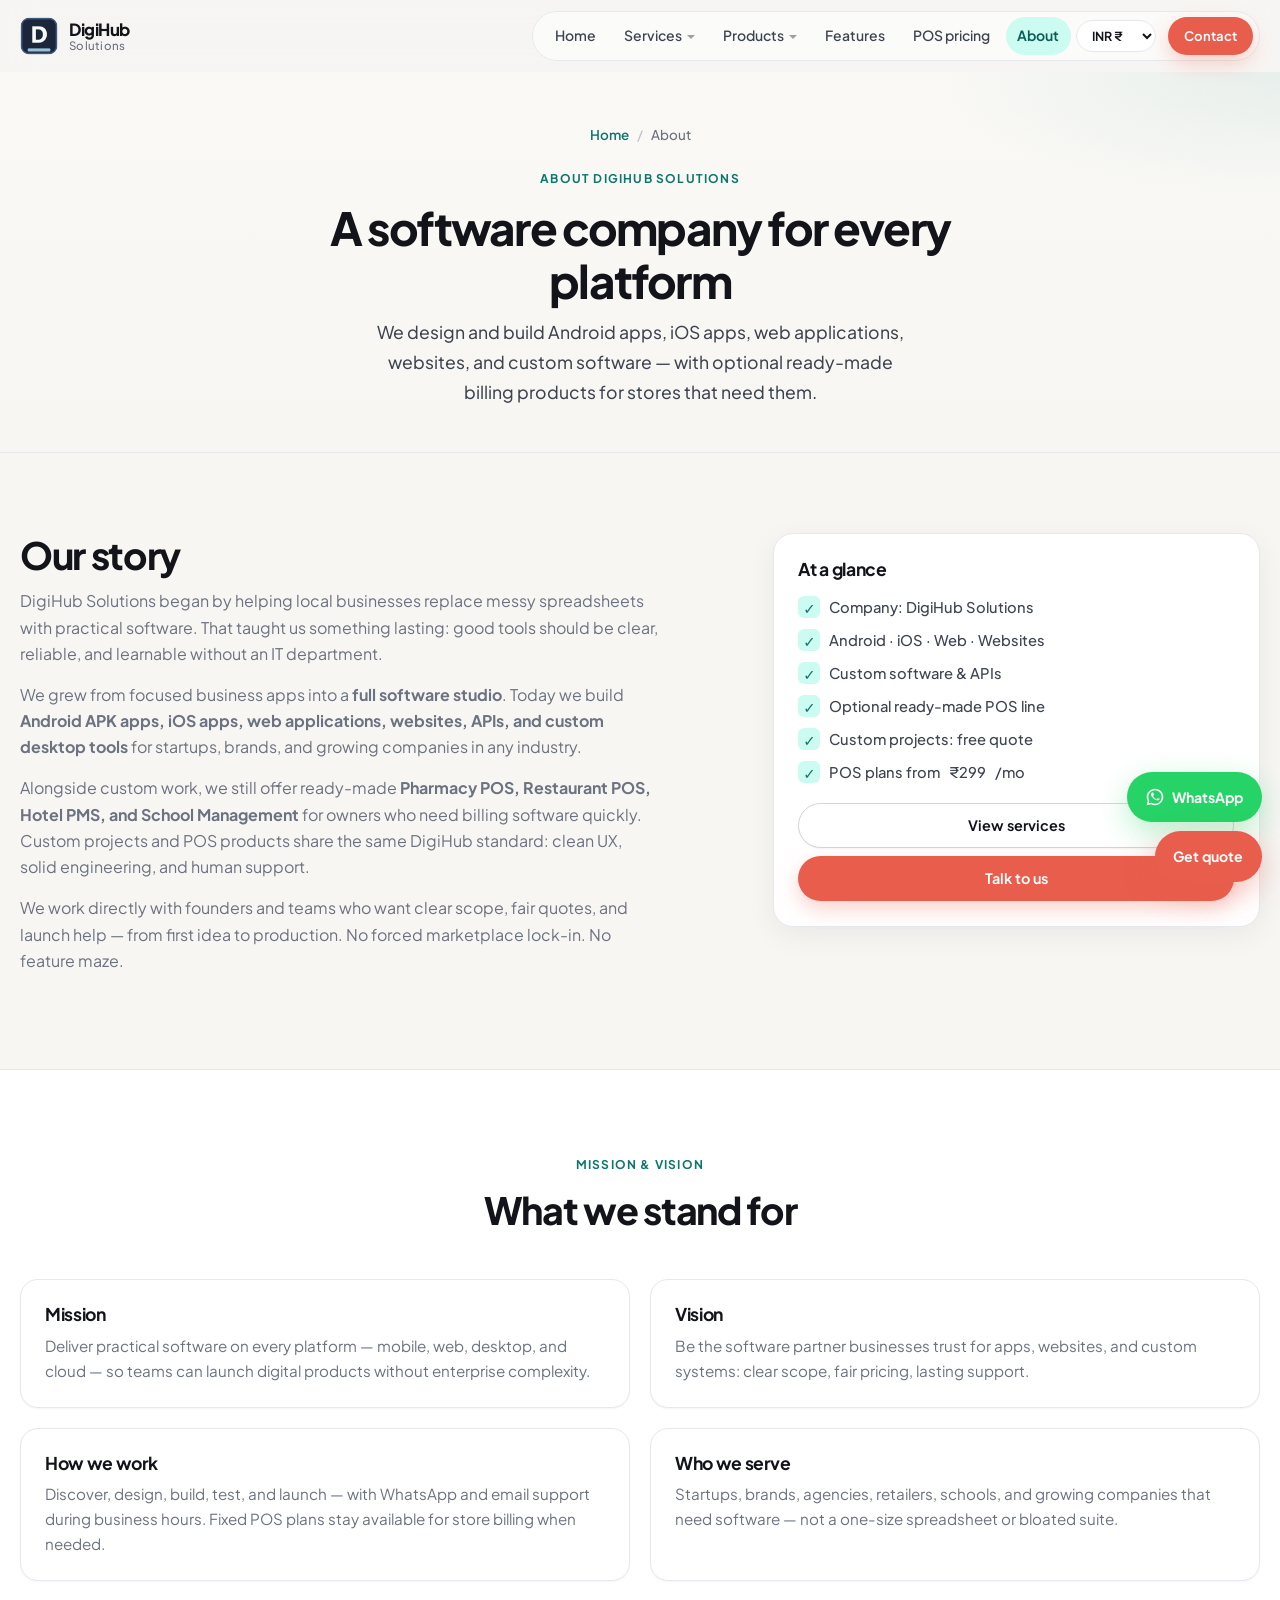
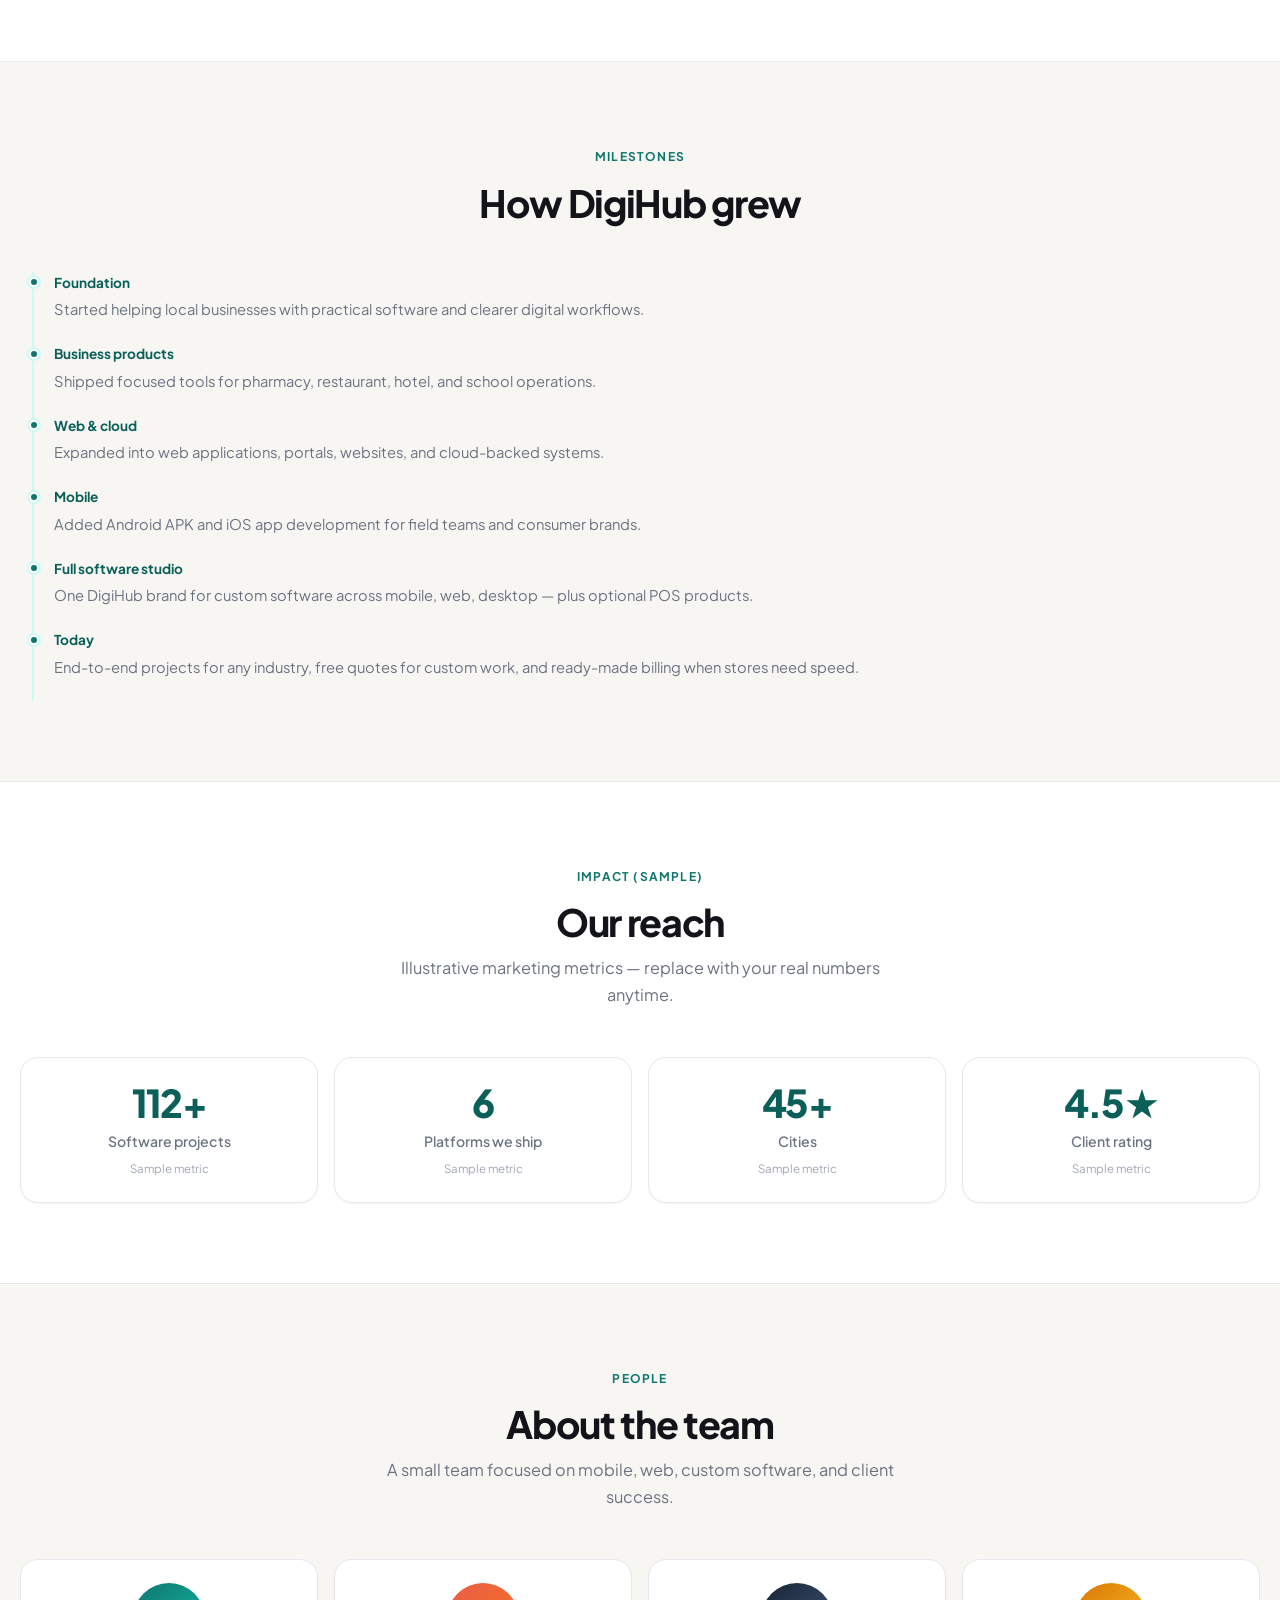
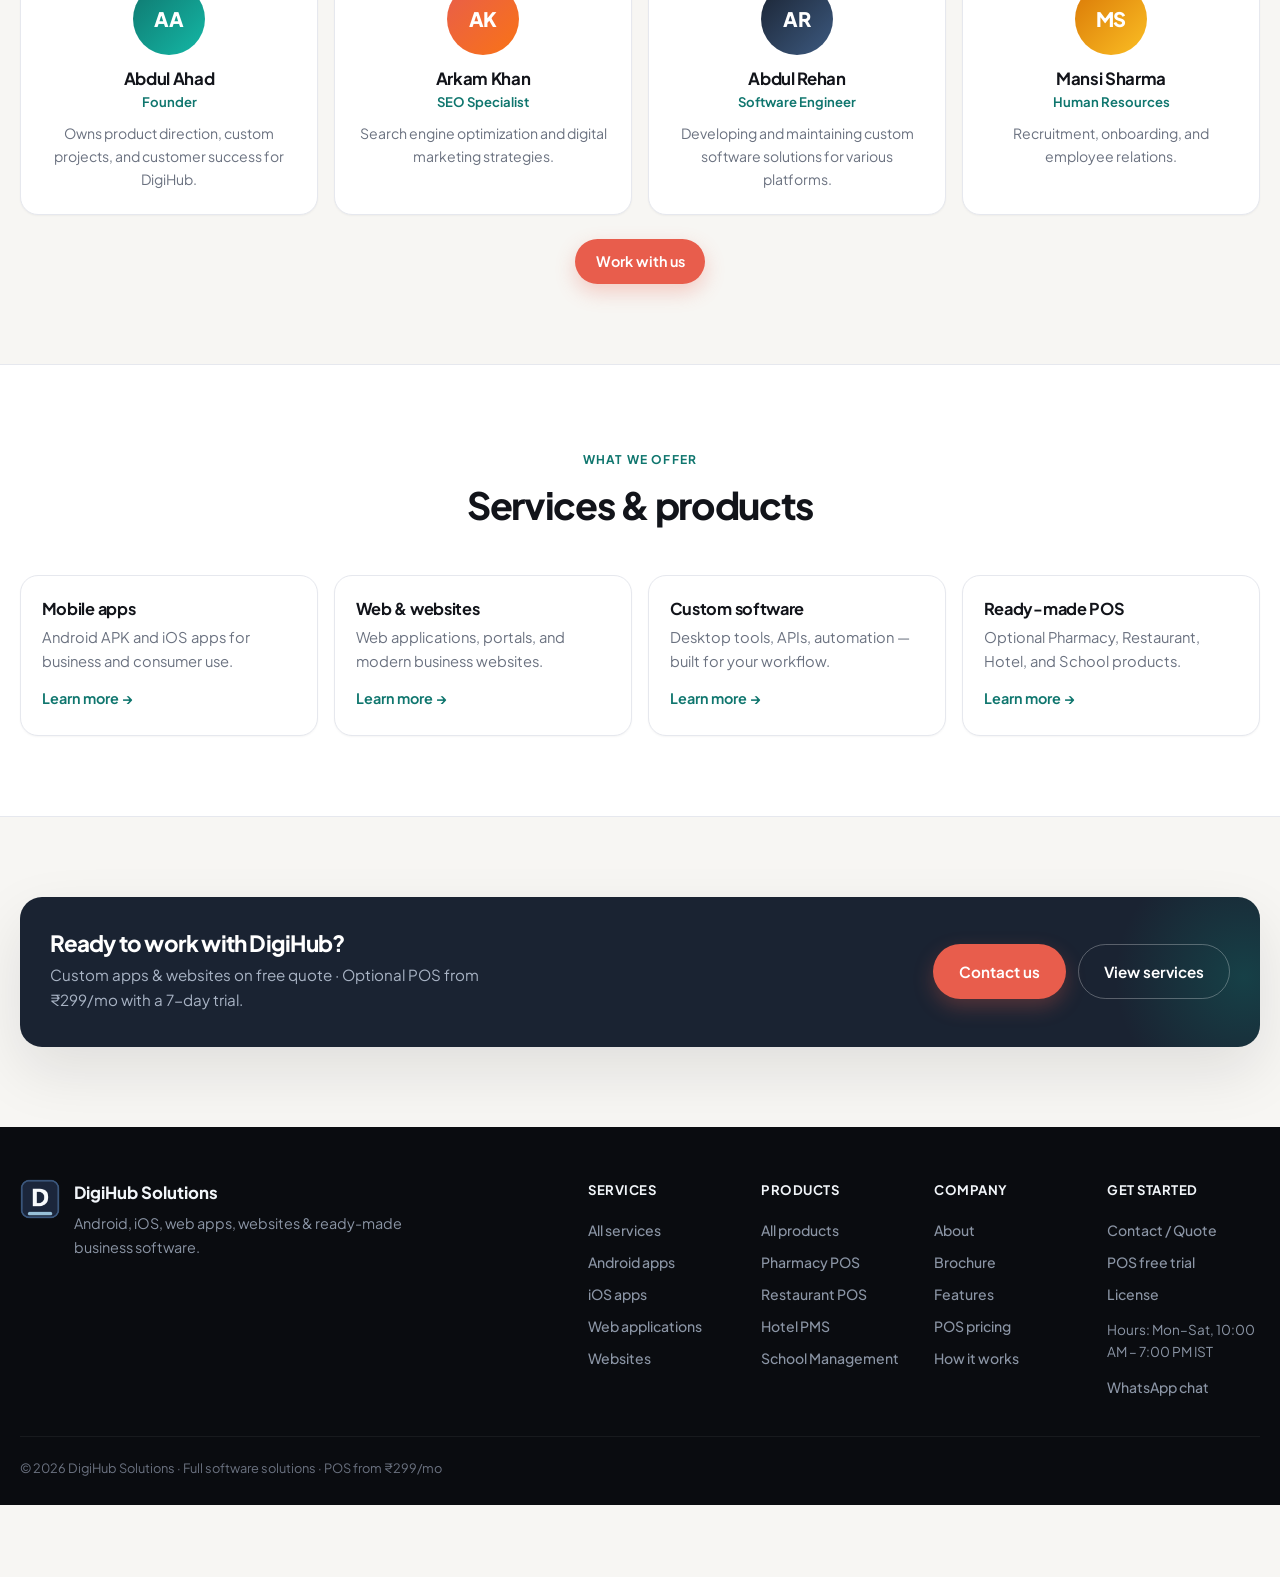
<file: about.html>
<!DOCTYPE html>
<html lang="en">
<head>
  <meta charset="UTF-8" />
  <meta name="viewport" content="width=device-width, initial-scale=1.0" />
  <meta name="description" content="About DigiHub Solutions — software company building Android, iOS, web apps, websites, custom software, and ready-made business POS." />
  <meta name="theme-color" content="#0f766e" />
  <title>About — DigiHub Solutions</title>
  <link rel="icon" href="assets/logo.png" type="image/png" />
  <link rel="preconnect" href="https://fonts.googleapis.com" />
  <link rel="preconnect" href="https://fonts.gstatic.com" crossorigin />
  <link href="https://fonts.googleapis.com/css2?family=Plus+Jakarta+Sans:ital,wght@0,400;0,500;0,600;0,700;0,800;1,400;1,500&display=swap" rel="stylesheet" />
  <link rel="stylesheet" href="css/styles.css" />
</head>
<body class="has-trial-bar">
  <header class="site-header">
    <div class="container nav">
      <a href="index.html" class="brand" aria-label="DigiHub Solutions home">
        <img src="assets/logo.png" alt="" class="brand-logo" width="36" height="36" />
        <span class="brand-text">
          <strong>DigiHub</strong>
          <span>Solutions</span>
        </span>
      </a>
      <button class="nav-toggle" id="navToggle" aria-label="Open menu" aria-expanded="false" aria-controls="navMenu">
        <span></span><span></span><span></span>
      </button>
      <nav class="nav-menu" id="navMenu" aria-label="Primary">
        <a href="index.html" data-nav="index.html">Home</a>
        <div class="nav-dropdown">
          <a href="services.html" data-nav="services.html">Services</a>
          <div class="nav-dropdown-menu">
            <a href="services.html" data-nav="services.html">All services</a>
            <a href="services.html#android">Android apps</a>
            <a href="services.html#ios">iOS apps</a>
            <a href="services.html#web-apps">Web applications</a>
            <a href="services.html#websites">Websites</a>
            <a href="services.html#custom">Custom software</a>
          </div>
        </div>
        <div class="nav-dropdown">
          <a href="products.html" data-nav="products.html,pharmacy.html,restaurant.html,hotel.html,school.html">Products</a>
          <div class="nav-dropdown-menu">
            <a href="products.html" data-nav="products.html">All products</a>
            <a href="pharmacy.html" data-nav="pharmacy.html">Pharmacy POS</a>
            <a href="restaurant.html" data-nav="restaurant.html">Restaurant POS</a>
            <a href="hotel.html" data-nav="hotel.html">Hotel PMS</a>
            <a href="school.html" data-nav="school.html">School Management</a>
          </div>
        </div>
        <a href="features.html" data-nav="features.html">Features</a>
        <a href="pricing.html" data-nav="pricing.html" title="Billing / POS products only">POS pricing</a>
        <a href="about.html" data-nav="about.html">About</a>
        <!-- <a href="careers.html" data-nav="careers.html">Careers</a> -->
                <select class="currency-select" aria-label="Currency" title="Display currency"></select>
        <a href="contact.html" class="btn btn-sm btn-primary" data-nav="contact.html">Contact</a>
      </nav>
    </div>
  </header>

  
  <main>

    <section class="page-hero center">
      <div class="container">
        <nav class="breadcrumb"><a href="index.html">Home</a><span class="sep">/</span><span>About</span></nav>
        <p class="eyebrow">About DigiHub Solutions</p>
        <h1>A software company for every platform</h1>
        <p class="lead">We design and build Android apps, iOS apps, web applications, websites, and custom software — with optional ready-made billing products for stores that need them.</p>
      </div>
    </section>

    <section class="section">
      <div class="container about-grid">
        <div class="about-story">
          <h2>Our story</h2>
          <p>DigiHub Solutions began by helping local businesses replace messy spreadsheets with practical software. That taught us something lasting: good tools should be clear, reliable, and learnable without an IT department.</p>
          <p>We grew from focused business apps into a <strong>full software studio</strong>. Today we build <strong>Android APK apps, iOS apps, web applications, websites, APIs, and custom desktop tools</strong> for startups, brands, and growing companies in any industry.</p>
          <p>Alongside custom work, we still offer ready-made <strong>Pharmacy POS, Restaurant POS, Hotel PMS, and School Management</strong> for owners who need billing software quickly. Custom projects and POS products share the same DigiHub standard: clean UX, solid engineering, and human support.</p>
          <p>We work directly with founders and teams who want clear scope, fair quotes, and launch help — from first idea to production. No forced marketplace lock-in. No feature maze.</p>
        </div>
        <aside class="about-panel glass-panel">
          <h3>At a glance</h3>
          <ul class="icon-list">
            <li><span class="li-ico">✓</span>Company: DigiHub Solutions</li>
            <li><span class="li-ico">✓</span>Android · iOS · Web · Websites</li>
            <li><span class="li-ico">✓</span>Custom software &amp; APIs</li>
            <li><span class="li-ico">✓</span>Optional ready-made POS line</li>
            <li><span class="li-ico">✓</span>Custom projects: free quote</li>
            <li><span class="li-ico">✓</span>POS plans from <span data-price="monthly">₹299</span>/mo</li>
          </ul>
          <a href="services.html" class="btn btn-ghost btn-block" style="margin-bottom:0.5rem">View services</a>
          <a href="contact.html?plan=quote" class="btn btn-primary btn-block">Talk to us</a>
        </aside>
      </div>
    </section>

    <section class="section section-alt">
      <div class="container">
        <div class="section-head">
          <p class="eyebrow">Mission &amp; vision</p>
          <h2>What we stand for</h2>
        </div>
        <div class="mission-grid">
          <article class="mission-card">
            <h3>Mission</h3>
            <p>Deliver practical software on every platform — mobile, web, desktop, and cloud — so teams can launch digital products without enterprise complexity.</p>
          </article>
          <article class="mission-card">
            <h3>Vision</h3>
            <p>Be the software partner businesses trust for apps, websites, and custom systems: clear scope, fair pricing, lasting support.</p>
          </article>
          <article class="mission-card">
            <h3>How we work</h3>
            <p>Discover, design, build, test, and launch — with WhatsApp and email support during business hours. Fixed POS plans stay available for store billing when needed.</p>
          </article>
          <article class="mission-card">
            <h3>Who we serve</h3>
            <p>Startups, brands, agencies, retailers, schools, and growing companies that need software — not a one-size spreadsheet or bloated suite.</p>
          </article>
        </div>
      </div>
    </section>

    <section class="section">
      <div class="container">
        <div class="section-head">
          <p class="eyebrow">Milestones</p>
          <h2>How DigiHub grew</h2>
        </div>
        <div class="timeline">
          <div class="timeline-item">
            <strong>Foundation</strong>
            <p>Started helping local businesses with practical software and clearer digital workflows.</p>
          </div>
          <div class="timeline-item">
            <strong>Business products</strong>
            <p>Shipped focused tools for pharmacy, restaurant, hotel, and school operations.</p>
          </div>
          <div class="timeline-item">
            <strong>Web &amp; cloud</strong>
            <p>Expanded into web applications, portals, websites, and cloud-backed systems.</p>
          </div>
          <div class="timeline-item">
            <strong>Mobile</strong>
            <p>Added Android APK and iOS app development for field teams and consumer brands.</p>
          </div>
          <div class="timeline-item">
            <strong>Full software studio</strong>
            <p>One DigiHub brand for custom software across mobile, web, desktop — plus optional POS products.</p>
          </div>
          <div class="timeline-item">
            <strong>Today</strong>
            <p>End-to-end projects for any industry, free quotes for custom work, and ready-made billing when stores need speed.</p>
          </div>
        </div>
      </div>
    </section>

    <section class="section section-alt">
      <div class="container">
        <div class="section-head">
          <p class="eyebrow">Impact (sample)</p>
          <h2>Our reach</h2>
          <p class="section-sub">Illustrative marketing metrics — replace with your real numbers anytime.</p>
        </div>
        <div class="stats-showcase">
          <div class="stat-big"><div class="num" data-count-to="120" data-count-suffix="+">0</div><div class="label">Software projects</div><div class="hint">Sample metric</div></div>
          <div class="stat-big"><div class="num" data-count-to="6" data-count-suffix="">0</div><div class="label">Platforms we ship</div><div class="hint">Sample metric</div></div>
          <div class="stat-big"><div class="num" data-count-to="48" data-count-suffix="+">0</div><div class="label">Cities</div><div class="hint">Sample metric</div></div>
          <div class="stat-big"><div class="num" data-count-to="4.8" data-count-suffix="★">0</div><div class="label">Client rating</div><div class="hint">Sample metric</div></div>
        </div>
      </div>
    </section>

    <section class="section" id="team">
      <div class="container">
        <div class="section-head">
          <p class="eyebrow">People</p>
          <h2>About the team</h2>
          <p class="section-sub">A small team focused on mobile, web, custom software, and client success.</p>
        </div>
        <div class="team-grid">
          <article class="team-card">
            <div class="team-avatar a">AA</div>
            <h3>Abdul Ahad</h3>
            <div class="team-role">Founder</div>
            <p>Owns product direction, custom projects, and customer success for DigiHub.</p>
          </article>
          <article class="team-card">
            <div class="team-avatar b">AK</div>
            <h3>Arkam Khan</h3>
            <div class="team-role">SEO Specialist</div>
            <p>Search engine optimization and digital marketing strategies.</p>
          </article>
          <article class="team-card">
            <div class="team-avatar c">AR</div>
            <h3>Abdul Rehan</h3>
            <div class="team-role">Software Engineer</div>
            <p>Developing and maintaining custom software solutions for various platforms.</p>
          </article>
          <article class="team-card">
            <div class="team-avatar d">MS</div>
            <h3>Mansi Sharma</h3>
            <div class="team-role">Human Resources</div>
            <p>Recruitment, onboarding, and employee relations.</p>
          </article>
        </div>
        <p class="center-actions" style="margin-top:1.5rem">
          <a href="contact.html?plan=quote" class="btn btn-primary">Work with us</a>
        </p>
      </div>
    </section>

    <section class="section section-alt">
      <div class="container">
        <div class="section-head">
          <p class="eyebrow">What we offer</p>
          <h2>Services &amp; products</h2>
        </div>
        <div class="provide-grid">
          <article class="provide-card card-lift">
            <h3>Mobile apps</h3>
            <p>Android APK and iOS apps for business and consumer use.</p>
            <a href="services.html#android" class="text-link">Learn more →</a>
          </article>
          <article class="provide-card card-lift">
            <h3>Web &amp; websites</h3>
            <p>Web applications, portals, and modern business websites.</p>
            <a href="services.html#web-apps" class="text-link">Learn more →</a>
          </article>
          <article class="provide-card card-lift">
            <h3>Custom software</h3>
            <p>Desktop tools, APIs, automation — built for your workflow.</p>
            <a href="services.html#custom" class="text-link">Learn more →</a>
          </article>
          <article class="provide-card card-lift">
            <h3>Ready-made POS</h3>
            <p>Optional Pharmacy, Restaurant, Hotel, and School products.</p>
            <a href="products.html" class="text-link">Learn more →</a>
          </article>
        </div>
      </div>
    </section>

    <section class="section">
      <div class="container">
        <div class="mini-cta glow">
          <div>
            <h2>Ready to work with DigiHub?</h2>
            <p>Custom apps &amp; websites on free quote · Optional POS from <span data-price="monthly">₹299</span>/mo with a 7-day trial.</p>
          </div>
          <div class="hero-actions" style="margin:0">
            <a href="contact.html?plan=quote" class="btn btn-primary btn-lg">Contact us</a>
            <a href="services.html" class="btn btn-ghost light-ghost btn-lg">View services</a>
          </div>
        </div>
      </div>
    </section>

  </main>
<footer class="site-footer">
    <div class="container footer-inner">
      <div class="footer-top">
        <div class="footer-brand">
          <img src="assets/logo.png" alt="" width="40" height="40" />
          <div>
            <strong>DigiHub Solutions</strong>
            <p>Android, iOS, web apps, websites &amp; ready-made business software.</p>
          </div>
        </div>
        <div class="footer-cols">
          <div>
            <h4>Services</h4>
            <a href="services.html">All services</a>
            <a href="services.html#android">Android apps</a>
            <a href="services.html#ios">iOS apps</a>
            <a href="services.html#web-apps">Web applications</a>
            <a href="services.html#websites">Websites</a>
          </div>
          <div>
            <h4>Products</h4>
            <a href="products.html">All products</a>
            <a href="pharmacy.html">Pharmacy POS</a>
            <a href="restaurant.html">Restaurant POS</a>
            <a href="hotel.html">Hotel PMS</a>
            <a href="school.html">School Management</a>
          </div>
          <div>
            <h4>Company</h4>
            <a href="about.html">About</a>
            <!-- <a href="careers.html">Careers</a> -->
            <a href="brochure.html">Brochure</a>
            <a href="features.html">Features</a>
            <a href="pricing.html">POS pricing</a>
            <a href="how-it-works.html">How it works</a>
          </div>
          <div>
            <h4>Get started</h4>
            <a href="contact.html">Contact / Quote</a>
            <a href="pricing.html">POS free trial</a>
            <a href="license.html">License</a>
            <p style="font-size:0.85rem;margin:0.5rem 0;color:#8b95a5">Hours: <span data-support-hours>Mon–Sat, 10:00 AM – 7:00 PM IST</span></p>
            <a href="#" data-whatsapp-link>WhatsApp chat</a>
          </div>
        </div>
      </div>
      <p class="footer-copy">© <span id="year"></span> DigiHub Solutions · Full software solutions · POS from ₹299/mo</p>
    </div>
  </footer>


  <div class="fab-stack" aria-label="Quick actions">
    <a class="fab fab-wa" data-whatsapp-link href="#" aria-label="WhatsApp DigiHub">
      <svg viewBox="0 0 24 24" aria-hidden="true"><path d="M17.5 14.4c-.3-.1-1.6-.8-1.8-.9-.2-.1-.4-.1-.6.1-.2.3-.7.9-.8 1-.1.2-.3.2-.6.1-.3-.1-1.2-.4-2.3-1.5-1-1-1.4-1.8-1.6-2.1-.1-.3 0-.4.1-.6l.5-.6c.1-.2.2-.3.3-.5.1-.2 0-.4 0-.5 0-.1-.6-1.5-.8-2-.2-.5-.4-.4-.6-.4h-.5c-.2 0-.5.1-.7.3-.2.3-.9.9-.9 2.1s.9 2.4 1 2.6c.1.2 1.8 2.8 4.4 3.9 1.6.7 2.2.8 3 .7.5-.1 1.6-.6 1.8-1.3.2-.6.2-1.2.1-1.3-.1 0-.3-.1-.6-.2zM12 2C6.5 2 2 6.5 2 12c0 1.8.5 3.4 1.3 4.9L2 22l5.3-1.4c1.4.8 3 1.2 4.7 1.2 5.5 0 10-4.5 10-10S17.5 2 12 2zm0 18.2c-1.5 0-3-.4-4.3-1.2l-.3-.2-3.1.8.8-3-.2-.3C4.4 15 4 13.5 4 12 4 7.6 7.6 4 12 4s8 3.6 8 8-3.6 8.2-8 8.2z"/></svg>
      <span class="label">WhatsApp</span>
    </a>
    <a class="fab" href="contact.html?plan=quote"><span class="label">Get quote</span></a>
  </div>

  <script src="js/config.js"></script>
  <script src="js/main.js"></script>
</body>
</html>
</file>
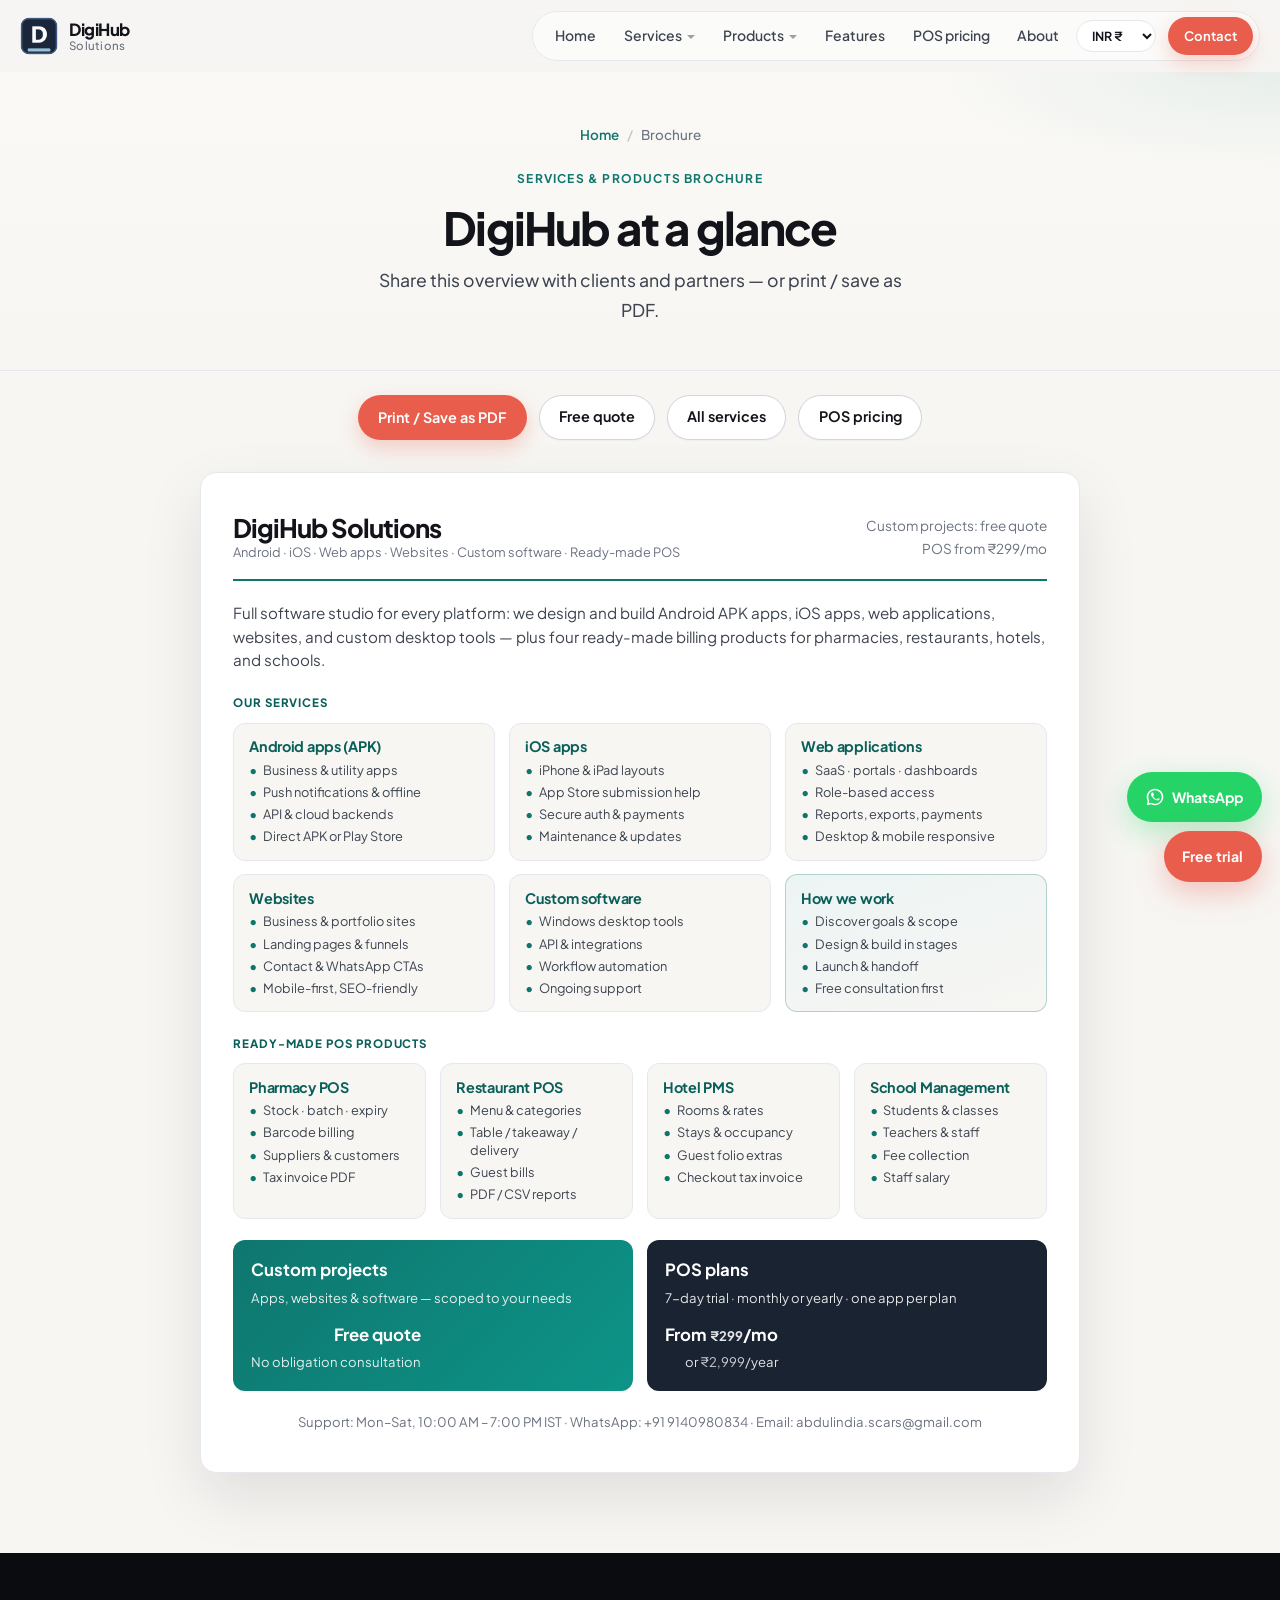
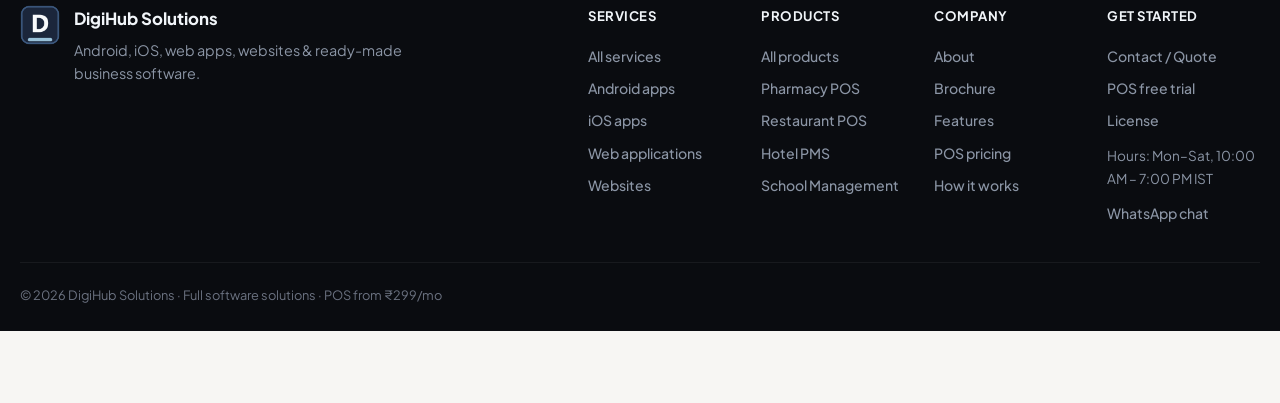
<file: brochure.html>
<!DOCTYPE html>
<html lang="en">
<head>
  <meta charset="UTF-8" />
  <meta name="viewport" content="width=device-width, initial-scale=1.0" />
  <meta name="description" content="DigiHub services brochure — Android apps, iOS apps, web applications, websites, custom software, and ready-made POS. Print or save as PDF." />
  <meta name="theme-color" content="#0f766e" />
  <title>Brochure — DigiHub Solutions | Services &amp; Products</title>
  <link rel="icon" href="assets/logo.png" type="image/png" />
  <link rel="preconnect" href="https://fonts.googleapis.com" />
  <link rel="preconnect" href="https://fonts.gstatic.com" crossorigin />
  <link href="https://fonts.googleapis.com/css2?family=Plus+Jakarta+Sans:ital,wght@0,400;0,500;0,600;0,700;0,800;1,400;1,500&display=swap" rel="stylesheet" />
  <link rel="stylesheet" href="css/styles.css" />
</head>
<body class="has-trial-bar">
  <header class="site-header">
    <div class="container nav">
      <a href="index.html" class="brand" aria-label="DigiHub Solutions home">
        <img src="assets/logo.png" alt="" class="brand-logo" width="36" height="36" />
        <span class="brand-text">
          <strong>DigiHub</strong>
          <span>Solutions</span>
        </span>
      </a>
      <button class="nav-toggle" id="navToggle" aria-label="Open menu" aria-expanded="false" aria-controls="navMenu">
        <span></span><span></span><span></span>
      </button>
      <nav class="nav-menu" id="navMenu" aria-label="Primary">
        <a href="index.html" data-nav="index.html">Home</a>
        <div class="nav-dropdown">
          <a href="services.html" data-nav="services.html">Services</a>
          <div class="nav-dropdown-menu">
            <a href="services.html" data-nav="services.html">All services</a>
            <a href="services.html#android">Android apps</a>
            <a href="services.html#ios">iOS apps</a>
            <a href="services.html#web-apps">Web applications</a>
            <a href="services.html#websites">Websites</a>
            <a href="services.html#custom">Custom software</a>
          </div>
        </div>
        <div class="nav-dropdown">
          <a href="products.html" data-nav="products.html,pharmacy.html,restaurant.html,hotel.html,school.html">Products</a>
          <div class="nav-dropdown-menu">
            <a href="products.html" data-nav="products.html">All products</a>
            <a href="pharmacy.html" data-nav="pharmacy.html">Pharmacy POS</a>
            <a href="restaurant.html" data-nav="restaurant.html">Restaurant POS</a>
            <a href="hotel.html" data-nav="hotel.html">Hotel PMS</a>
            <a href="school.html" data-nav="school.html">School Management</a>
          </div>
        </div>
        <a href="features.html" data-nav="features.html">Features</a>
        <a href="pricing.html" data-nav="pricing.html" title="Billing / POS products only">POS pricing</a>
        <a href="about.html" data-nav="about.html">About</a>
        <!-- <a href="careers.html" data-nav="careers.html">Careers</a> -->
                <select class="currency-select" aria-label="Currency" title="Display currency"></select>
        <a href="contact.html" class="btn btn-sm btn-primary" data-nav="contact.html">Contact</a>
      </nav>
    </div>
  </header>

  
  <main>

    <section class="page-hero center">
      <div class="container">
        <nav class="breadcrumb"><a href="index.html">Home</a><span class="sep">/</span><span>Brochure</span></nav>
        <p class="eyebrow">Services &amp; products brochure</p>
        <h1>DigiHub at a glance</h1>
        <p class="lead">Share this overview with clients and partners — or print / save as PDF.</p>
      </div>
    </section>

    <section class="section" style="padding-top:1.5rem">
      <div class="container">
        <div class="brochure-actions">
          <button type="button" class="btn btn-primary" onclick="window.print()">Print / Save as PDF</button>
          <a href="contact.html?plan=quote" class="btn btn-ghost">Free quote</a>
          <a href="services.html" class="btn btn-ghost">All services</a>
          <a href="pricing.html" class="btn btn-ghost">POS pricing</a>
        </div>

        <div class="brochure-sheet" id="brochure">
          <div class="bro-header">
            <div>
              <h1>DigiHub Solutions</h1>
              <p class="bro-tag">Android · iOS · Web apps · Websites · Custom software · Ready-made POS</p>
            </div>
            <div style="text-align:right;font-size:0.85rem;color:var(--muted)">
              <div>Custom projects: free quote</div>
              <div>POS from <span data-price="monthly">₹299</span>/mo</div>
            </div>
          </div>

          <p class="bro-intro">
            Full software studio for every platform: we design and build Android APK apps, iOS apps, web applications,
            websites, and custom desktop tools — plus four ready-made billing products for pharmacies, restaurants,
            hotels, and schools.
          </p>

          <p class="bro-section-label">Our services</p>
          <div class="bro-grid bro-grid-services">
            <div class="bro-col">
              <h3>Android apps (APK)</h3>
              <ul>
                <li>Business &amp; utility apps</li>
                <li>Push notifications &amp; offline</li>
                <li>API &amp; cloud backends</li>
                <li>Direct APK or Play Store</li>
              </ul>
            </div>
            <div class="bro-col">
              <h3>iOS apps</h3>
              <ul>
                <li>iPhone &amp; iPad layouts</li>
                <li>App Store submission help</li>
                <li>Secure auth &amp; payments</li>
                <li>Maintenance &amp; updates</li>
              </ul>
            </div>
            <div class="bro-col">
              <h3>Web applications</h3>
              <ul>
                <li>SaaS · portals · dashboards</li>
                <li>Role-based access</li>
                <li>Reports, exports, payments</li>
                <li>Desktop &amp; mobile responsive</li>
              </ul>
            </div>
            <div class="bro-col">
              <h3>Websites</h3>
              <ul>
                <li>Business &amp; portfolio sites</li>
                <li>Landing pages &amp; funnels</li>
                <li>Contact &amp; WhatsApp CTAs</li>
                <li>Mobile-first, SEO-friendly</li>
              </ul>
            </div>
            <div class="bro-col">
              <h3>Custom software</h3>
              <ul>
                <li>Windows desktop tools</li>
                <li>API &amp; integrations</li>
                <li>Workflow automation</li>
                <li>Ongoing support</li>
              </ul>
            </div>
            <div class="bro-col bro-col-highlight">
              <h3>How we work</h3>
              <ul>
                <li>Discover goals &amp; scope</li>
                <li>Design &amp; build in stages</li>
                <li>Launch &amp; handoff</li>
                <li>Free consultation first</li>
              </ul>
            </div>
          </div>

          <p class="bro-section-label">Ready-made POS products</p>
          <div class="bro-grid bro-grid-products">
            <div class="bro-col">
              <h3>Pharmacy POS</h3>
              <ul>
                <li>Stock · batch · expiry</li>
                <li>Barcode billing</li>
                <li>Suppliers &amp; customers</li>
                <li>Tax invoice PDF</li>
              </ul>
            </div>
            <div class="bro-col">
              <h3>Restaurant POS</h3>
              <ul>
                <li>Menu &amp; categories</li>
                <li>Table / takeaway / delivery</li>
                <li>Guest bills</li>
                <li>PDF / CSV reports</li>
              </ul>
            </div>
            <div class="bro-col">
              <h3>Hotel PMS</h3>
              <ul>
                <li>Rooms &amp; rates</li>
                <li>Stays &amp; occupancy</li>
                <li>Guest folio extras</li>
                <li>Checkout tax invoice</li>
              </ul>
            </div>
            <div class="bro-col">
              <h3>School Management</h3>
              <ul>
                <li>Students &amp; classes</li>
                <li>Teachers &amp; staff</li>
                <li>Fee collection</li>
                <li>Staff salary</li>
              </ul>
            </div>
          </div>

          <div class="bro-price-row">
            <div class="bro-price bro-price-quote">
              <div>
                <strong>Custom projects</strong><br>
                <span>Apps, websites &amp; software — scoped to your needs</span>
              </div>
              <div class="bro-price-side">
                <strong>Free quote</strong><br>
                <span>No obligation consultation</span>
              </div>
            </div>
            <div class="bro-price">
              <div>
                <strong>POS plans</strong><br>
                <span>7-day trial · monthly or yearly · one app per plan</span>
              </div>
              <div class="bro-price-side">
                <strong>From <span data-price="monthly">₹299</span>/mo</strong><br>
                <span>or <span data-price="yearly">₹2999</span>/year</span>
              </div>
            </div>
          </div>

          <p class="bro-foot">
            Support: <span data-support-hours>Mon–Sat, 10:00 AM – 7:00 PM IST</span> ·
            WhatsApp: <span data-whatsapp-display>+91 9140980834</span> ·
            Email: <span data-email-display>abdulindia.scars@gmail.com</span>
          </p>
        </div>
      </div>
    </section>

  </main>

  <footer class="site-footer">
    <div class="container footer-inner">
      <div class="footer-top">
        <div class="footer-brand">
          <img src="assets/logo.png" alt="" width="40" height="40" />
          <div>
            <strong>DigiHub Solutions</strong>
            <p>Android, iOS, web apps, websites &amp; ready-made business software.</p>
          </div>
        </div>
        <div class="footer-cols">
          <div>
            <h4>Services</h4>
            <a href="services.html">All services</a>
            <a href="services.html#android">Android apps</a>
            <a href="services.html#ios">iOS apps</a>
            <a href="services.html#web-apps">Web applications</a>
            <a href="services.html#websites">Websites</a>
          </div>
          <div>
            <h4>Products</h4>
            <a href="products.html">All products</a>
            <a href="pharmacy.html">Pharmacy POS</a>
            <a href="restaurant.html">Restaurant POS</a>
            <a href="hotel.html">Hotel PMS</a>
            <a href="school.html">School Management</a>
          </div>
          <div>
            <h4>Company</h4>
            <a href="about.html">About</a>
            <!-- <a href="careers.html">Careers</a> -->
            <a href="brochure.html">Brochure</a>
            <a href="features.html">Features</a>
            <a href="pricing.html">POS pricing</a>
            <a href="how-it-works.html">How it works</a>
          </div>
          <div>
            <h4>Get started</h4>
            <a href="contact.html">Contact / Quote</a>
            <a href="pricing.html">POS free trial</a>
            <a href="license.html">License</a>
            <p style="font-size:0.85rem;margin:0.5rem 0;color:#8b95a5">Hours: <span data-support-hours>Mon–Sat, 10:00 AM – 7:00 PM IST</span></p>
            <a href="#" data-whatsapp-link>WhatsApp chat</a>
          </div>
        </div>
      </div>
      <p class="footer-copy">© <span id="year"></span> DigiHub Solutions · Full software solutions · POS from ₹299/mo</p>
    </div>
  </footer>


  <div class="fab-stack" aria-label="Quick actions">
    <a class="fab fab-wa" data-whatsapp-link href="#" aria-label="WhatsApp DigiHub">
      <svg viewBox="0 0 24 24" aria-hidden="true"><path d="M17.5 14.4c-.3-.1-1.6-.8-1.8-.9-.2-.1-.4-.1-.6.1-.2.3-.7.9-.8 1-.1.2-.3.2-.6.1-.3-.1-1.2-.4-2.3-1.5-1-1-1.4-1.8-1.6-2.1-.1-.3 0-.4.1-.6l.5-.6c.1-.2.2-.3.3-.5.1-.2 0-.4 0-.5 0-.1-.6-1.5-.8-2-.2-.5-.4-.4-.6-.4h-.5c-.2 0-.5.1-.7.3-.2.3-.9.9-.9 2.1s.9 2.4 1 2.6c.1.2 1.8 2.8 4.4 3.9 1.6.7 2.2.8 3 .7.5-.1 1.6-.6 1.8-1.3.2-.6.2-1.2.1-1.3-.1 0-.3-.1-.6-.2zM12 2C6.5 2 2 6.5 2 12c0 1.8.5 3.4 1.3 4.9L2 22l5.3-1.4c1.4.8 3 1.2 4.7 1.2 5.5 0 10-4.5 10-10S17.5 2 12 2zm0 18.2c-1.5 0-3-.4-4.3-1.2l-.3-.2-3.1.8.8-3-.2-.3C4.4 15 4 13.5 4 12 4 7.6 7.6 4 12 4s8 3.6 8 8-3.6 8.2-8 8.2z"/></svg>
      <span class="label">WhatsApp</span>
    </a>
    <a class="fab" href="contact.html"><span class="label">Free trial</span></a>
  </div>

  <script src="js/config.js"></script>
  <script src="js/main.js"></script>
</body>
</html>
</file>
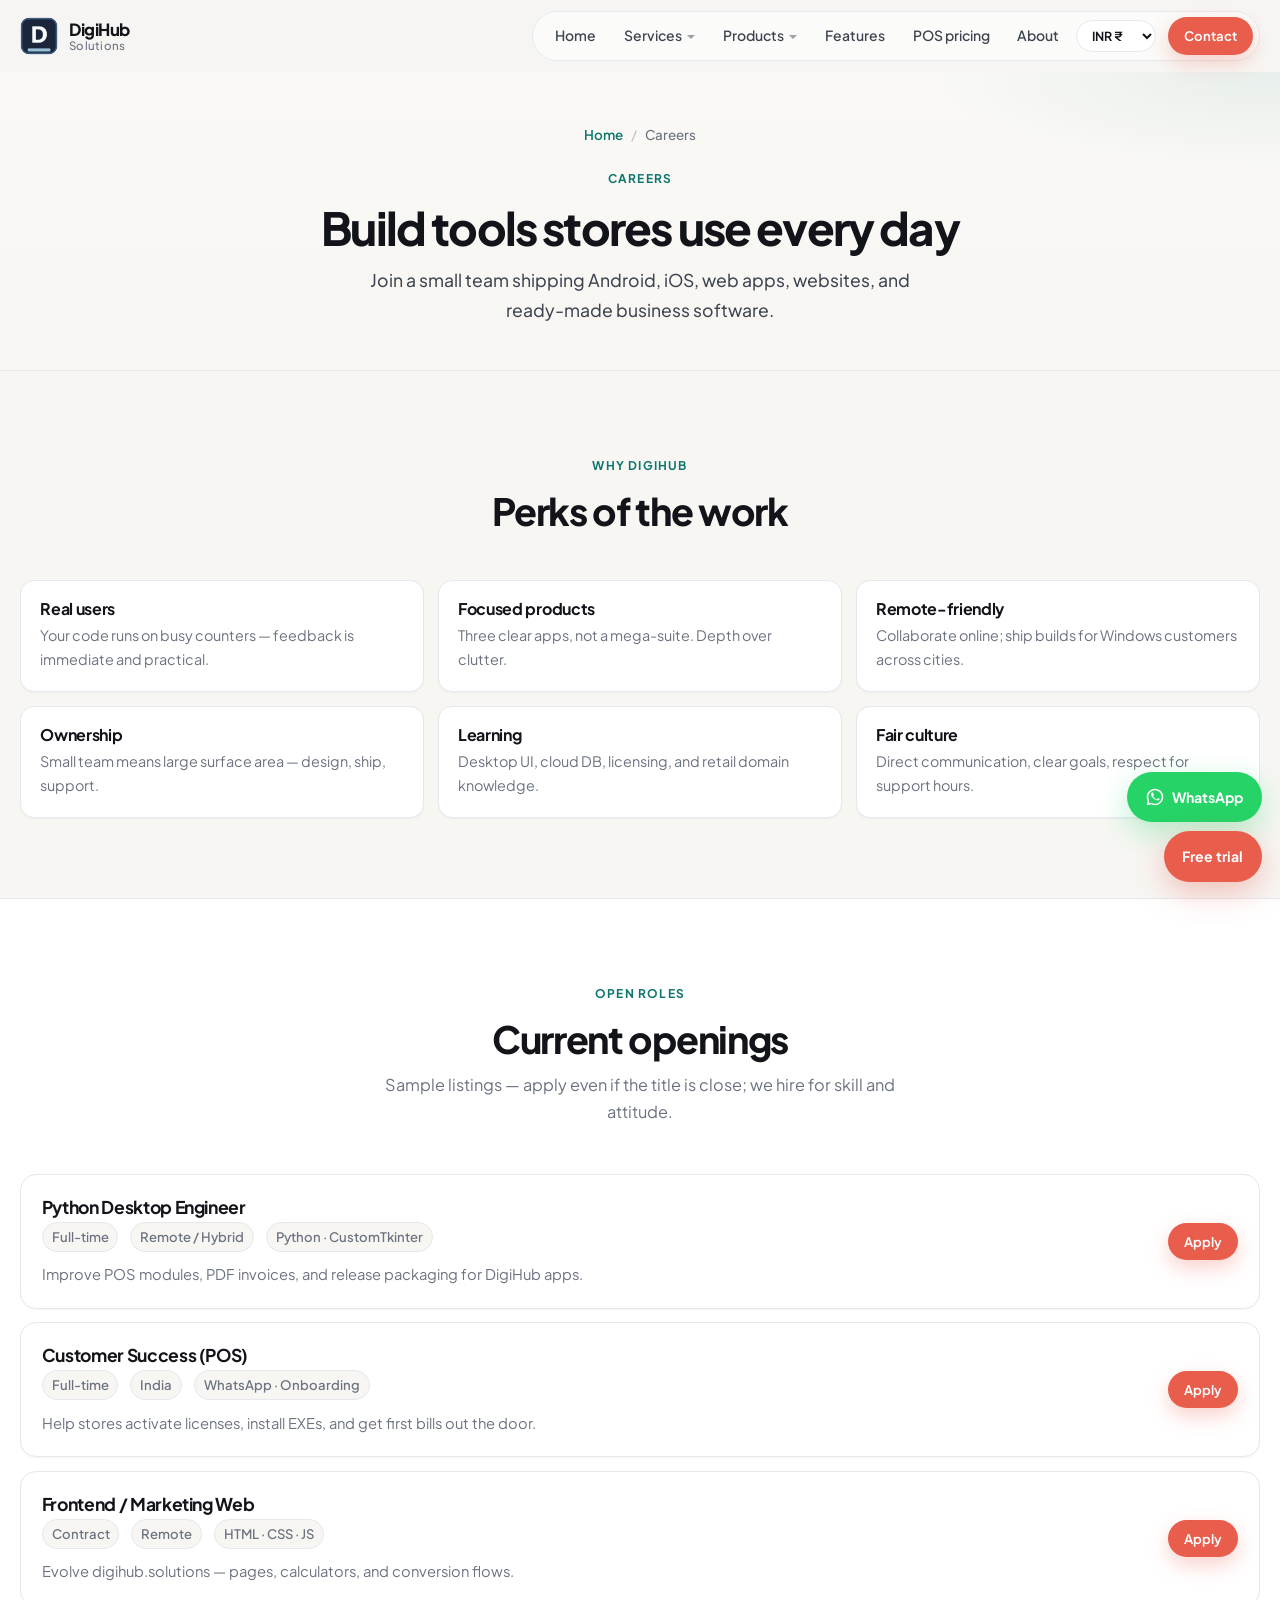
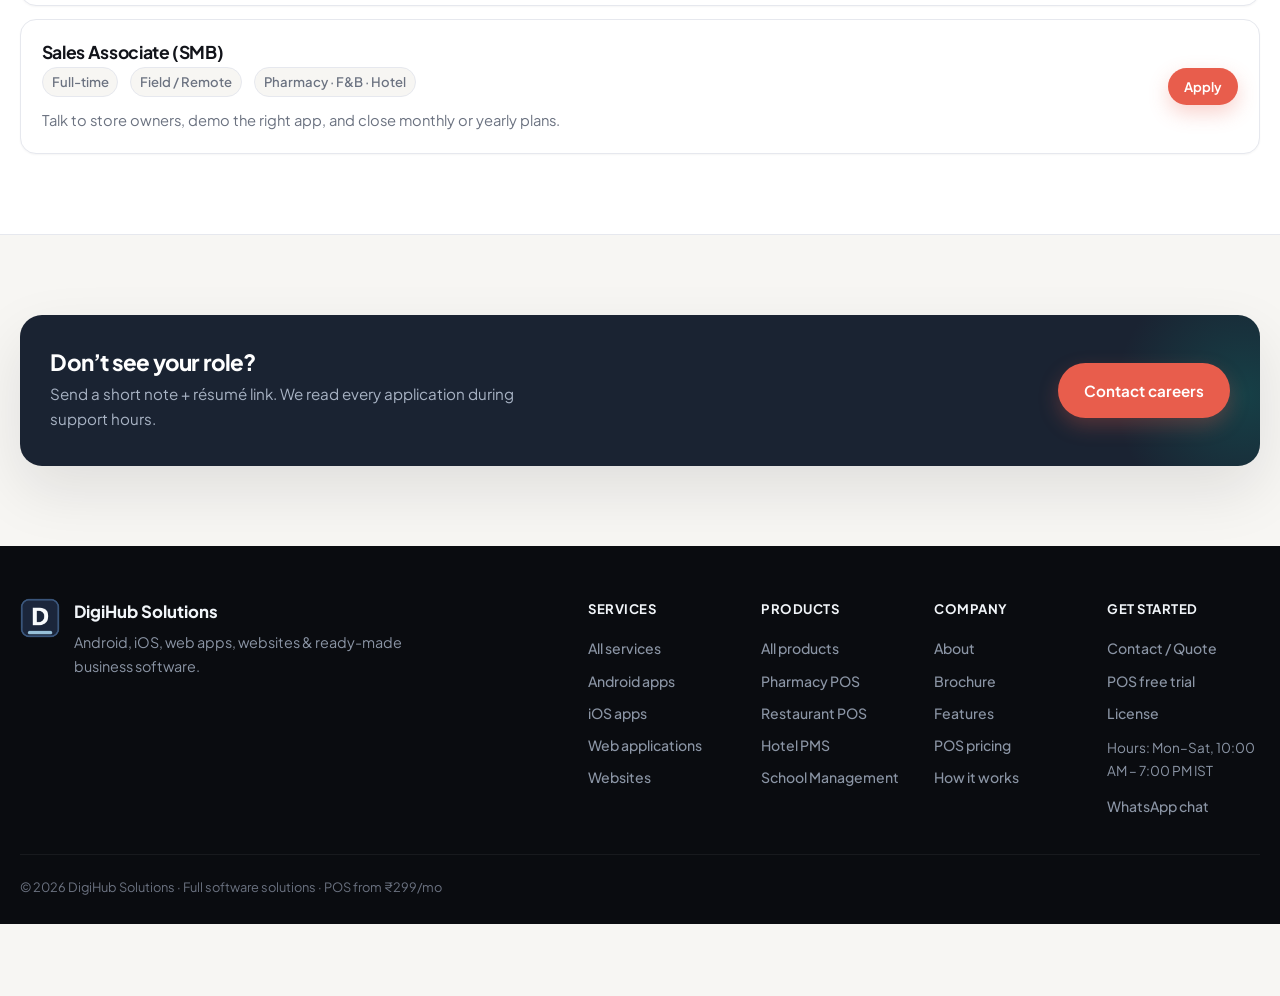
<file: careers.html>
<!DOCTYPE html>
<html lang="en">
<head>
  <meta charset="UTF-8" />
  <meta name="viewport" content="width=device-width, initial-scale=1.0" />
  <meta name="description" content="Careers at DigiHub Solutions — open roles in engineering, support, and sales." />
  <meta name="theme-color" content="#0f766e" />
  <title>Careers — DigiHub Solutions</title>
  <link rel="icon" href="assets/logo.png" type="image/png" />
  <link rel="preconnect" href="https://fonts.googleapis.com" />
  <link rel="preconnect" href="https://fonts.gstatic.com" crossorigin />
  <link href="https://fonts.googleapis.com/css2?family=Plus+Jakarta+Sans:ital,wght@0,400;0,500;0,600;0,700;0,800;1,400;1,500&display=swap" rel="stylesheet" />
  <link rel="stylesheet" href="css/styles.css" />
</head>
<body class="has-trial-bar">
  <header class="site-header">
    <div class="container nav">
      <a href="index.html" class="brand" aria-label="DigiHub Solutions home">
        <img src="assets/logo.png" alt="" class="brand-logo" width="36" height="36" />
        <span class="brand-text">
          <strong>DigiHub</strong>
          <span>Solutions</span>
        </span>
      </a>
      <button class="nav-toggle" id="navToggle" aria-label="Open menu" aria-expanded="false" aria-controls="navMenu">
        <span></span><span></span><span></span>
      </button>
      <nav class="nav-menu" id="navMenu" aria-label="Primary">
        <a href="index.html" data-nav="index.html">Home</a>
        <div class="nav-dropdown">
          <a href="services.html" data-nav="services.html">Services</a>
          <div class="nav-dropdown-menu">
            <a href="services.html" data-nav="services.html">All services</a>
            <a href="services.html#android">Android apps</a>
            <a href="services.html#ios">iOS apps</a>
            <a href="services.html#web-apps">Web applications</a>
            <a href="services.html#websites">Websites</a>
            <a href="services.html#custom">Custom software</a>
          </div>
        </div>
        <div class="nav-dropdown">
          <a href="products.html" data-nav="products.html,pharmacy.html,restaurant.html,hotel.html,school.html">Products</a>
          <div class="nav-dropdown-menu">
            <a href="products.html" data-nav="products.html">All products</a>
            <a href="pharmacy.html" data-nav="pharmacy.html">Pharmacy POS</a>
            <a href="restaurant.html" data-nav="restaurant.html">Restaurant POS</a>
            <a href="hotel.html" data-nav="hotel.html">Hotel PMS</a>
            <a href="school.html" data-nav="school.html">School Management</a>
          </div>
        </div>
        <a href="features.html" data-nav="features.html">Features</a>
        <a href="pricing.html" data-nav="pricing.html" title="Billing / POS products only">POS pricing</a>
        <a href="about.html" data-nav="about.html">About</a>
        <!-- <a href="careers.html" data-nav="careers.html">Careers</a> -->
                <select class="currency-select" aria-label="Currency" title="Display currency"></select>
        <a href="contact.html" class="btn btn-sm btn-primary" data-nav="contact.html">Contact</a>
      </nav>
    </div>
  </header>

  
  <main>

    <section class="page-hero center">
      <div class="container">
        <nav class="breadcrumb"><a href="index.html">Home</a><span class="sep">/</span><span>Careers</span></nav>
        <p class="eyebrow">Careers</p>
        <h1>Build tools stores use every day</h1>
        <p class="lead">Join a small team shipping Android, iOS, web apps, websites, and ready-made business software.</p>
      </div>
    </section>

    <section class="section">
      <div class="container">
        <div class="section-head">
          <p class="eyebrow">Why DigiHub</p>
          <h2>Perks of the work</h2>
        </div>
        <div class="perk-grid">
          <article class="perk-card"><h3>Real users</h3><p>Your code runs on busy counters — feedback is immediate and practical.</p></article>
          <article class="perk-card"><h3>Focused products</h3><p>Three clear apps, not a mega-suite. Depth over clutter.</p></article>
          <article class="perk-card"><h3>Remote-friendly</h3><p>Collaborate online; ship builds for Windows customers across cities.</p></article>
          <article class="perk-card"><h3>Ownership</h3><p>Small team means large surface area — design, ship, support.</p></article>
          <article class="perk-card"><h3>Learning</h3><p>Desktop UI, cloud DB, licensing, and retail domain knowledge.</p></article>
          <article class="perk-card"><h3>Fair culture</h3><p>Direct communication, clear goals, respect for support hours.</p></article>
        </div>
      </div>
    </section>

    <section class="section section-alt">
      <div class="container">
        <div class="section-head">
          <p class="eyebrow">Open roles</p>
          <h2>Current openings</h2>
          <p class="section-sub">Sample listings — apply even if the title is close; we hire for skill and attitude.</p>
        </div>
        <div class="job-list">
          <article class="job-card">
            <div>
              <h3>Python Desktop Engineer</h3>
              <div class="job-meta"><span>Full-time</span><span>Remote / Hybrid</span><span>Python · CustomTkinter</span></div>
              <p style="margin-top:0.65rem;color:var(--muted);font-size:0.92rem">Improve POS modules, PDF invoices, and release packaging for DigiHub apps.</p>
            </div>
            <a href="contact.html" class="btn btn-sm btn-primary">Apply</a>
          </article>
          <article class="job-card">
            <div>
              <h3>Customer Success (POS)</h3>
              <div class="job-meta"><span>Full-time</span><span>India</span><span>WhatsApp · Onboarding</span></div>
              <p style="margin-top:0.65rem;color:var(--muted);font-size:0.92rem">Help stores activate licenses, install EXEs, and get first bills out the door.</p>
            </div>
            <a href="contact.html" class="btn btn-sm btn-primary">Apply</a>
          </article>
          <article class="job-card">
            <div>
              <h3>Frontend / Marketing Web</h3>
              <div class="job-meta"><span>Contract</span><span>Remote</span><span>HTML · CSS · JS</span></div>
              <p style="margin-top:0.65rem;color:var(--muted);font-size:0.92rem">Evolve digihub.solutions — pages, calculators, and conversion flows.</p>
            </div>
            <a href="contact.html" class="btn btn-sm btn-primary">Apply</a>
          </article>
          <article class="job-card">
            <div>
              <h3>Sales Associate (SMB)</h3>
              <div class="job-meta"><span>Full-time</span><span>Field / Remote</span><span>Pharmacy · F&amp;B · Hotel</span></div>
              <p style="margin-top:0.65rem;color:var(--muted);font-size:0.92rem">Talk to store owners, demo the right app, and close monthly or yearly plans.</p>
            </div>
            <a href="contact.html" class="btn btn-sm btn-primary">Apply</a>
          </article>
        </div>
      </div>
    </section>

    <section class="section">
      <div class="container">
        <div class="mini-cta glow">
          <div>
            <h2>Don’t see your role?</h2>
            <p>Send a short note + résumé link. We read every application during support hours.</p>
          </div>
          <a href="contact.html" class="btn btn-primary btn-lg">Contact careers</a>
        </div>
      </div>
    </section>

  </main>
<footer class="site-footer">
    <div class="container footer-inner">
      <div class="footer-top">
        <div class="footer-brand">
          <img src="assets/logo.png" alt="" width="40" height="40" />
          <div>
            <strong>DigiHub Solutions</strong>
            <p>Android, iOS, web apps, websites &amp; ready-made business software.</p>
          </div>
        </div>
        <div class="footer-cols">
          <div>
            <h4>Services</h4>
            <a href="services.html">All services</a>
            <a href="services.html#android">Android apps</a>
            <a href="services.html#ios">iOS apps</a>
            <a href="services.html#web-apps">Web applications</a>
            <a href="services.html#websites">Websites</a>
          </div>
          <div>
            <h4>Products</h4>
            <a href="products.html">All products</a>
            <a href="pharmacy.html">Pharmacy POS</a>
            <a href="restaurant.html">Restaurant POS</a>
            <a href="hotel.html">Hotel PMS</a>
            <a href="school.html">School Management</a>
          </div>
          <div>
            <h4>Company</h4>
            <a href="about.html">About</a>
            <!-- <a href="careers.html">Careers</a> -->
            <a href="brochure.html">Brochure</a>
            <a href="features.html">Features</a>
            <a href="pricing.html">POS pricing</a>
            <a href="how-it-works.html">How it works</a>
          </div>
          <div>
            <h4>Get started</h4>
            <a href="contact.html">Contact / Quote</a>
            <a href="pricing.html">POS free trial</a>
            <a href="license.html">License</a>
            <p style="font-size:0.85rem;margin:0.5rem 0;color:#8b95a5">Hours: <span data-support-hours>Mon–Sat, 10:00 AM – 7:00 PM IST</span></p>
            <a href="#" data-whatsapp-link>WhatsApp chat</a>
          </div>
        </div>
      </div>
      <p class="footer-copy">© <span id="year"></span> DigiHub Solutions · Full software solutions · POS from ₹299/mo</p>
    </div>
  </footer>


  <div class="fab-stack" aria-label="Quick actions">
    <a class="fab fab-wa" data-whatsapp-link href="#" aria-label="WhatsApp DigiHub">
      <svg viewBox="0 0 24 24" aria-hidden="true"><path d="M17.5 14.4c-.3-.1-1.6-.8-1.8-.9-.2-.1-.4-.1-.6.1-.2.3-.7.9-.8 1-.1.2-.3.2-.6.1-.3-.1-1.2-.4-2.3-1.5-1-1-1.4-1.8-1.6-2.1-.1-.3 0-.4.1-.6l.5-.6c.1-.2.2-.3.3-.5.1-.2 0-.4 0-.5 0-.1-.6-1.5-.8-2-.2-.5-.4-.4-.6-.4h-.5c-.2 0-.5.1-.7.3-.2.3-.9.9-.9 2.1s.9 2.4 1 2.6c.1.2 1.8 2.8 4.4 3.9 1.6.7 2.2.8 3 .7.5-.1 1.6-.6 1.8-1.3.2-.6.2-1.2.1-1.3-.1 0-.3-.1-.6-.2zM12 2C6.5 2 2 6.5 2 12c0 1.8.5 3.4 1.3 4.9L2 22l5.3-1.4c1.4.8 3 1.2 4.7 1.2 5.5 0 10-4.5 10-10S17.5 2 12 2zm0 18.2c-1.5 0-3-.4-4.3-1.2l-.3-.2-3.1.8.8-3-.2-.3C4.4 15 4 13.5 4 12 4 7.6 7.6 4 12 4s8 3.6 8 8-3.6 8.2-8 8.2z"/></svg>
      <span class="label">WhatsApp</span>
    </a>
    <a class="fab" href="contact.html"><span class="label">Free trial</span></a>
  </div>

  <script src="js/config.js"></script>
  <script src="js/main.js"></script>
</body>
</html>
</file>
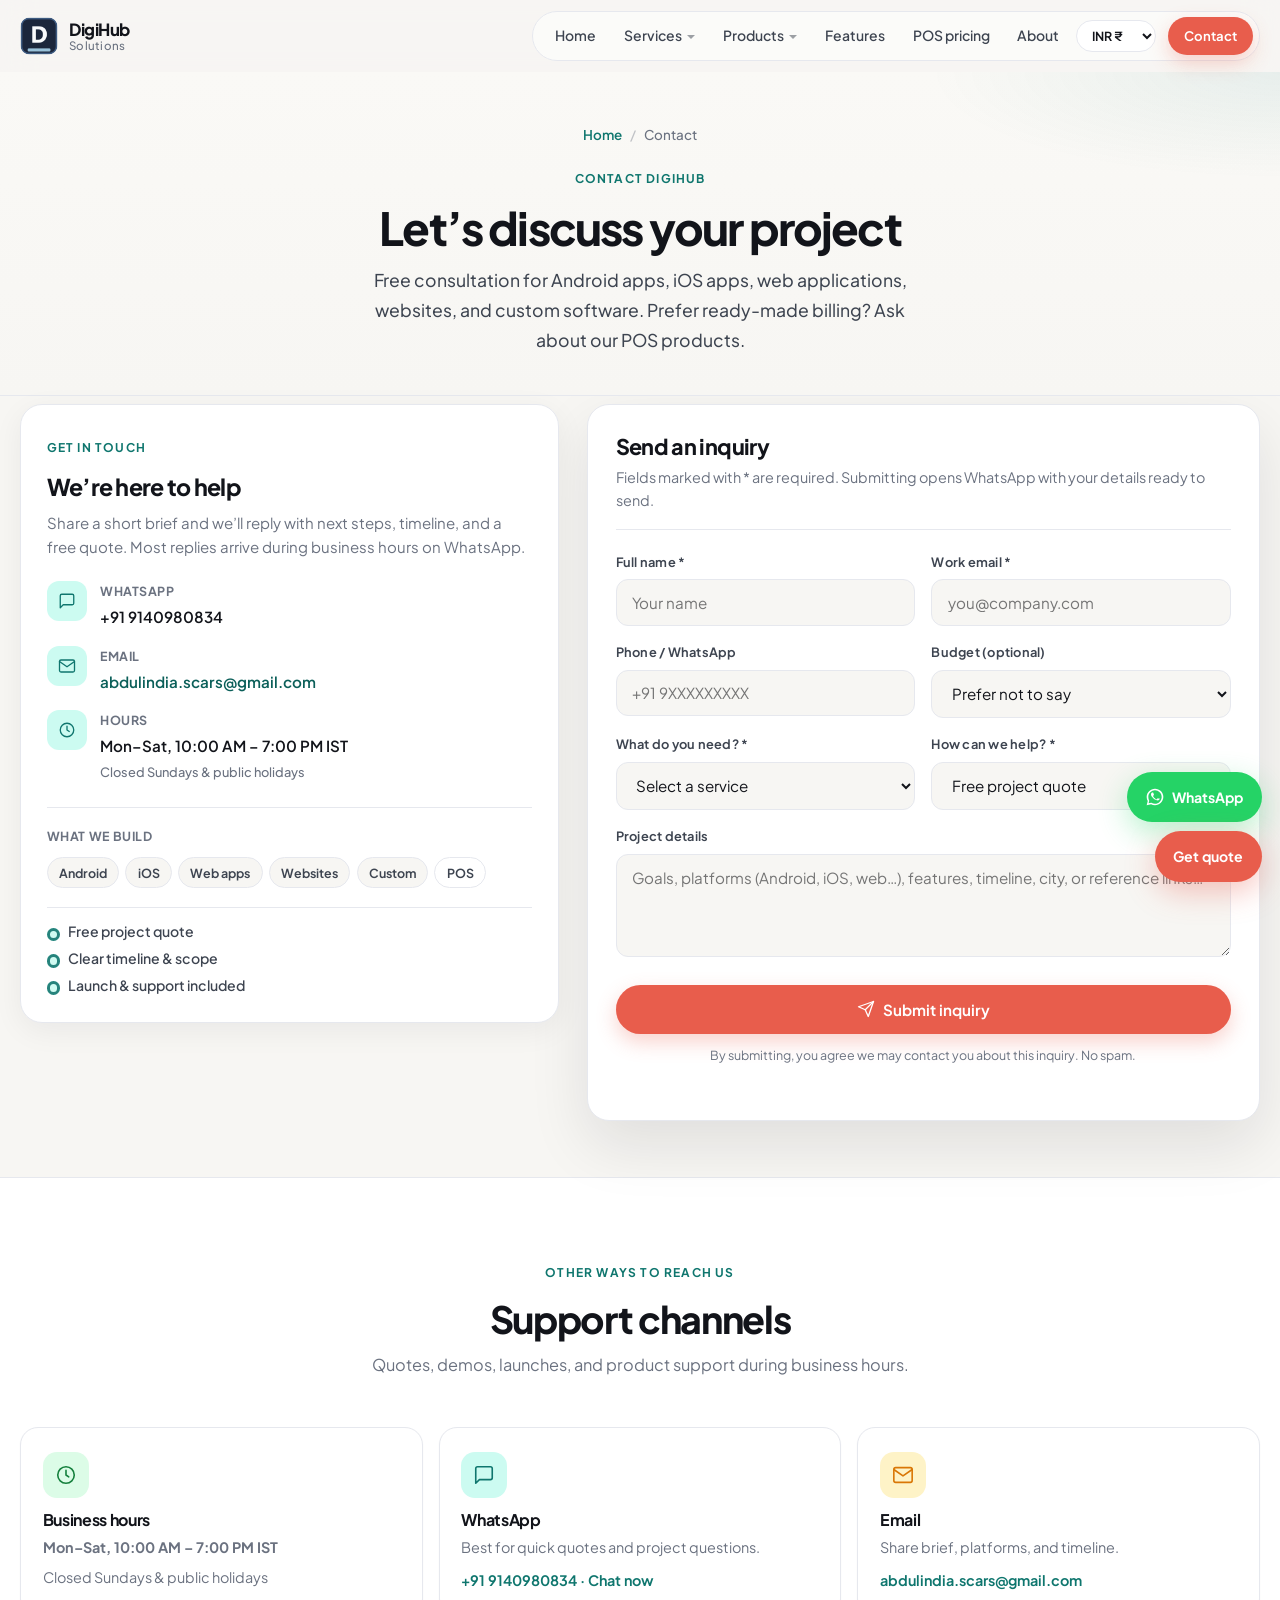
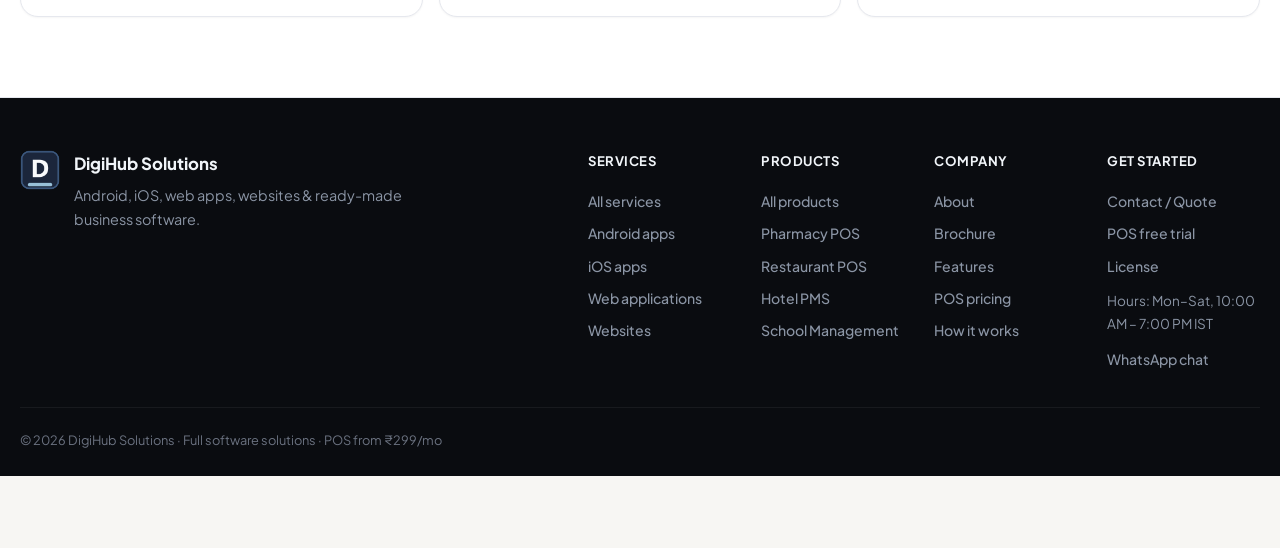
<file: contact.html>
<!DOCTYPE html>
<html lang="en">
<head>
  <meta charset="UTF-8" />
  <meta name="viewport" content="width=device-width, initial-scale=1.0" />
  <meta name="description" content="Contact DigiHub Solutions for Android apps, iOS apps, web applications, websites, custom software quotes, or ready-made POS trials." />
  <meta name="theme-color" content="#0f766e" />
  <title>Contact — DigiHub Solutions | Free Quote for All Software</title>
  <link rel="icon" href="assets/logo.png" type="image/png" />
  <link rel="preconnect" href="https://fonts.googleapis.com" />
  <link rel="preconnect" href="https://fonts.gstatic.com" crossorigin />
  <link href="https://fonts.googleapis.com/css2?family=Plus+Jakarta+Sans:ital,wght@0,400;0,500;0,600;0,700;0,800;1,400;1,500&display=swap" rel="stylesheet" />
  <link rel="stylesheet" href="css/styles.css" />
</head>
<body class="has-trial-bar">
  <header class="site-header">
    <div class="container nav">
      <a href="index.html" class="brand" aria-label="DigiHub Solutions home">
        <img src="assets/logo.png" alt="" class="brand-logo" width="36" height="36" />
        <span class="brand-text">
          <strong>DigiHub</strong>
          <span>Solutions</span>
        </span>
      </a>
      <button class="nav-toggle" id="navToggle" aria-label="Open menu" aria-expanded="false" aria-controls="navMenu">
        <span></span><span></span><span></span>
      </button>
      <nav class="nav-menu" id="navMenu" aria-label="Primary">
        <a href="index.html" data-nav="index.html">Home</a>
        <div class="nav-dropdown">
          <a href="services.html" data-nav="services.html">Services</a>
          <div class="nav-dropdown-menu">
            <a href="services.html" data-nav="services.html">All services</a>
            <a href="services.html#android">Android apps</a>
            <a href="services.html#ios">iOS apps</a>
            <a href="services.html#web-apps">Web applications</a>
            <a href="services.html#websites">Websites</a>
            <a href="services.html#custom">Custom software</a>
          </div>
        </div>
        <div class="nav-dropdown">
          <a href="products.html" data-nav="products.html,pharmacy.html,restaurant.html,hotel.html,school.html">Products</a>
          <div class="nav-dropdown-menu">
            <a href="products.html" data-nav="products.html">All products</a>
            <a href="pharmacy.html" data-nav="pharmacy.html">Pharmacy POS</a>
            <a href="restaurant.html" data-nav="restaurant.html">Restaurant POS</a>
            <a href="hotel.html" data-nav="hotel.html">Hotel PMS</a>
            <a href="school.html" data-nav="school.html">School Management</a>
          </div>
        </div>
        <a href="features.html" data-nav="features.html">Features</a>
        <a href="pricing.html" data-nav="pricing.html" title="Billing / POS products only">POS pricing</a>
        <a href="about.html" data-nav="about.html">About</a>
        <!-- <a href="careers.html" data-nav="careers.html">Careers</a> -->
                <select class="currency-select" aria-label="Currency" title="Display currency"></select>
        <a href="contact.html" class="btn btn-sm btn-primary" data-nav="contact.html">Contact</a>
      </nav>
    </div>
  </header>

  <main class="contact-page">
    <section class="page-hero center contact-hero">
      <div class="hero-orbs soft" aria-hidden="true"><span></span><span></span></div>
      <div class="container">
        <nav class="breadcrumb"><a href="index.html">Home</a><span class="sep">/</span><span>Contact</span></nav>
        <p class="eyebrow">Contact DigiHub</p>
        <h1>Let’s discuss your project</h1>
        <p class="lead">
          Free consultation for Android apps, iOS apps, web applications, websites, and custom software.
          Prefer ready-made billing? Ask about our POS products.
        </p>
      </div>
    </section>

    <section class="section contact-main-section">
      <div class="container">
        <div class="contact-layout">
          <!-- Left: info -->
          <aside class="contact-aside">
            <div class="contact-aside-card">
              <p class="eyebrow">Get in touch</p>
              <h2>We’re here to help</h2>
              <p class="contact-aside-lead">
                Share a short brief and we’ll reply with next steps, timeline, and a free quote.
                Most replies arrive during business hours on WhatsApp.
              </p>

              <ul class="contact-info-list">
                <li>
                  <span class="ci-icon" aria-hidden="true">
                    <svg class="ico" viewBox="0 0 24 24" width="18" height="18" fill="none" stroke="currentColor" stroke-width="1.75" stroke-linecap="round" stroke-linejoin="round"><path d="M21 15a2 2 0 0 1-2 2H7l-4 4V5a2 2 0 0 1 2-2h14a2 2 0 0 1 2 2z"/></svg>
                  </span>
                  <div>
                    <strong>WhatsApp</strong>
                    <a href="#" data-whatsapp-link><span data-whatsapp-display>+91 9140980834</span></a>
                  </div>
                </li>
                <li>
                  <span class="ci-icon" aria-hidden="true">
                    <svg class="ico" viewBox="0 0 24 24" width="18" height="18" fill="none" stroke="currentColor" stroke-width="1.75" stroke-linecap="round" stroke-linejoin="round"><path d="M4 4h16a2 2 0 0 1 2 2v12a2 2 0 0 1-2 2H4a2 2 0 0 1-2-2V6a2 2 0 0 1 2-2z"/><path d="M22 6l-10 7L2 6"/></svg>
                  </span>
                  <div>
                    <strong>Email</strong>
                    <a href="mailto:abdulindia.scars@gmail.com" data-email-display>abdulindia.scars@gmail.com</a>
                  </div>
                </li>
                <li>
                  <span class="ci-icon" aria-hidden="true">
                    <svg class="ico" viewBox="0 0 24 24" width="18" height="18" fill="none" stroke="currentColor" stroke-width="1.75" stroke-linecap="round" stroke-linejoin="round"><circle cx="12" cy="12" r="9"/><path d="M12 7v5l3 2"/></svg>
                  </span>
                  <div>
                    <strong>Hours</strong>
                    <span data-support-hours>Mon–Sat, 10:00 AM – 7:00 PM IST</span>
                    <em data-support-note>Closed Sundays &amp; public holidays</em>
                  </div>
                </li>
              </ul>

              <div class="contact-trust">
                <p class="contact-trust-title">What we build</p>
                <div class="contact-chips" role="list">
                  <button type="button" class="contact-chip" data-set-product="android" role="listitem">Android</button>
                  <button type="button" class="contact-chip" data-set-product="ios" role="listitem">iOS</button>
                  <button type="button" class="contact-chip" data-set-product="web-app" role="listitem">Web apps</button>
                  <button type="button" class="contact-chip" data-set-product="website" role="listitem">Websites</button>
                  <button type="button" class="contact-chip" data-set-product="custom-software" role="listitem">Custom</button>
                  <button type="button" class="contact-chip muted" data-set-product="pharmacy" data-set-plan="trial" role="listitem">POS</button>
                </div>
              </div>

              <ul class="contact-bullets">
                <li>Free project quote</li>
                <li>Clear timeline &amp; scope</li>
                <li>Launch &amp; support included</li>
              </ul>
            </div>
          </aside>

          <!-- Right: form -->
          <div class="contact-form-wrap">
            <form class="contact-form contact-form-light" id="contactForm" action="#" method="post">
              <div class="contact-form-head">
                <h2>Send an inquiry</h2>
                <p>Fields marked with * are required. Submitting opens WhatsApp with your details ready to send.</p>
              </div>

              <div class="form-grid-2">
                <div class="form-row">
                  <label for="name">Full name *</label>
                  <input type="text" id="name" name="name" placeholder="Your name" required autocomplete="name" />
                </div>
                <div class="form-row">
                  <label for="email">Work email *</label>
                  <input type="email" id="email" name="email" placeholder="you@company.com" required autocomplete="email" />
                </div>
              </div>

              <div class="form-grid-2">
                <div class="form-row">
                  <label for="phone">Phone / WhatsApp</label>
                  <input type="tel" id="phone" name="phone" placeholder="+91 9XXXXXXXXX" autocomplete="tel" />
                </div>
                <div class="form-row">
                  <label for="pcs">Budget (optional)</label>
                  <select id="pcs" name="pcs">
                    <option value="n/a" selected>Prefer not to say</option>
                    <option value="under-25k">Under ₹25,000</option>
                    <option value="25k-75k">₹25,000 – ₹75,000</option>
                    <option value="75k-2L">₹75,000 – ₹2 Lakh</option>
                    <option value="2L+">₹2 Lakh+</option>
                    <option value="pos-plan">POS subscription plans</option>
                  </select>
                </div>
              </div>

              <div class="form-grid-2">
                <div class="form-row">
                  <label for="business">What do you need? *</label>
                  <select id="business" name="business" required>
                    <option value="" disabled selected>Select a service</option>
                    <optgroup label="Mobile">
                      <option value="android">Android app (APK / Play Store)</option>
                      <option value="ios">iOS app (iPhone / iPad)</option>
                    </optgroup>
                    <optgroup label="Web">
                      <option value="web-app">Web application / portal</option>
                      <option value="website">Business website / landing page</option>
                    </optgroup>
                    <optgroup label="Custom">
                      <option value="custom-software">Custom software / desktop / API</option>
                      <option value="other">Other / not sure yet</option>
                    </optgroup>
                    <optgroup label="Ready-made POS">
                      <option value="pharmacy">Pharmacy POS</option>
                      <option value="restaurant">Restaurant POS</option>
                      <option value="hotel">Hotel PMS</option>
                      <option value="school">School Management</option>
                    </optgroup>
                  </select>
                </div>
                <div class="form-row">
                  <label for="plan">How can we help? *</label>
                  <select id="plan" name="plan" required>
                    <option value="quote" selected>Free project quote</option>
                    <option value="consult">Free consultation</option>
                    <option value="demo">Product demo</option>
                    <option value="support">Support / existing project</option>
                    <option value="trial">POS 7-day free trial</option>
                    <option value="monthly">POS monthly plan</option>
                    <option value="yearly">POS yearly plan</option>
                    <option value="multi-pc">POS Multi-PC pack</option>
                    <option value="custom">Custom scope</option>
                  </select>
                </div>
              </div>

              <div class="form-row">
                <label for="message">Project details</label>
                <textarea id="message" name="message" rows="4" placeholder="Goals, platforms (Android, iOS, web…), features, timeline, city, or reference links…"></textarea>
              </div>

              <button type="submit" class="btn btn-primary btn-lg btn-block">
                <svg class="ico" viewBox="0 0 24 24" width="18" height="18" fill="none" stroke="currentColor" stroke-width="1.75" stroke-linecap="round" stroke-linejoin="round" aria-hidden="true"><path d="M22 2L11 13"/><path d="M22 2l-7 20-4-9-9-4 20-7z"/></svg>
                Submit inquiry
              </button>
              <p class="form-privacy">By submitting, you agree we may contact you about this inquiry. No spam.</p>
              <p class="form-note" id="formNote" role="status" aria-live="polite"></p>
            </form>
          </div>
        </div>
      </div>
    </section>

    <section class="section section-alt contact-support-section">
      <div class="container">
        <div class="section-head">
          <p class="eyebrow">Other ways to reach us</p>
          <h2>Support channels</h2>
          <p class="section-sub">Quotes, demos, launches, and product support during business hours.</p>
        </div>
        <div class="support-grid support-grid-pro">
          <div class="support-card">
            <div class="icon-bubble teal" aria-hidden="true"><svg class="ico" viewBox="0 0 24 24" width="22" height="22" fill="none" stroke="currentColor" stroke-width="1.75" stroke-linecap="round" stroke-linejoin="round"><circle cx="12" cy="12" r="9"/><path d="M12 7v5l3 2"/></svg></div>
            <h3>Business hours</h3>
            <p><strong data-support-hours>Mon–Sat, 10:00 AM – 7:00 PM IST</strong></p>
            <p style="margin-top:0.35rem" data-support-note>Closed Sundays &amp; public holidays</p>
          </div>
          <div class="support-card">
            <div class="icon-bubble blue" aria-hidden="true"><svg class="ico" viewBox="0 0 24 24" width="22" height="22" fill="none" stroke="currentColor" stroke-width="1.75" stroke-linecap="round" stroke-linejoin="round"><path d="M21 15a2 2 0 0 1-2 2H7l-4 4V5a2 2 0 0 1 2-2h14a2 2 0 0 1 2 2z"/></svg></div>
            <h3>WhatsApp</h3>
            <p>Best for quick quotes and project questions.</p>
            <p style="margin-top:0.55rem"><a href="#" data-whatsapp-link><span data-whatsapp-display>+91 9140980834</span> · Chat now</a></p>
          </div>
          <div class="support-card">
            <div class="icon-bubble gold" aria-hidden="true"><svg class="ico" viewBox="0 0 24 24" width="22" height="22" fill="none" stroke="currentColor" stroke-width="1.75" stroke-linecap="round" stroke-linejoin="round"><path d="M4 4h16a2 2 0 0 1 2 2v12a2 2 0 0 1-2 2H4a2 2 0 0 1-2-2V6a2 2 0 0 1 2-2z"/><path d="M22 6l-10 7L2 6"/></svg></div>
            <h3>Email</h3>
            <p>Share brief, platforms, and timeline.</p>
            <p style="margin-top:0.55rem"><a href="mailto:abdulindia.scars@gmail.com" data-email-display>abdulindia.scars@gmail.com</a></p>
          </div>
        </div>
      </div>
    </section>
  </main>

  <footer class="site-footer">
    <div class="container footer-inner">
      <div class="footer-top">
        <div class="footer-brand">
          <img src="assets/logo.png" alt="" width="40" height="40" />
          <div>
            <strong>DigiHub Solutions</strong>
            <p>Android, iOS, web apps, websites &amp; ready-made business software.</p>
          </div>
        </div>
        <div class="footer-cols">
          <div>
            <h4>Services</h4>
            <a href="services.html">All services</a>
            <a href="services.html#android">Android apps</a>
            <a href="services.html#ios">iOS apps</a>
            <a href="services.html#web-apps">Web applications</a>
            <a href="services.html#websites">Websites</a>
          </div>
          <div>
            <h4>Products</h4>
            <a href="products.html">All products</a>
            <a href="pharmacy.html">Pharmacy POS</a>
            <a href="restaurant.html">Restaurant POS</a>
            <a href="hotel.html">Hotel PMS</a>
            <a href="school.html">School Management</a>
          </div>
          <div>
            <h4>Company</h4>
            <a href="about.html">About</a>
            <!-- <a href="careers.html">Careers</a> -->
            <a href="brochure.html">Brochure</a>
            <a href="features.html">Features</a>
            <a href="pricing.html">POS pricing</a>
            <a href="how-it-works.html">How it works</a>
          </div>
          <div>
            <h4>Get started</h4>
            <a href="contact.html">Contact / Quote</a>
            <a href="pricing.html">POS free trial</a>
            <a href="license.html">License</a>
            <p style="font-size:0.85rem;margin:0.5rem 0;color:#8b95a5">Hours: <span data-support-hours>Mon–Sat, 10:00 AM – 7:00 PM IST</span></p>
            <a href="#" data-whatsapp-link>WhatsApp chat</a>
          </div>
        </div>
      </div>
      <p class="footer-copy">© <span id="year"></span> DigiHub Solutions · Full software solutions · POS from ₹299/mo</p>
    </div>
  </footer>


  <div class="fab-stack" aria-label="Quick actions">
    <a class="fab fab-wa" data-whatsapp-link href="#" aria-label="WhatsApp DigiHub">
      <svg viewBox="0 0 24 24" aria-hidden="true"><path d="M17.5 14.4c-.3-.1-1.6-.8-1.8-.9-.2-.1-.4-.1-.6.1-.2.3-.7.9-.8 1-.1.2-.3.2-.6.1-.3-.1-1.2-.4-2.3-1.5-1-1-1.4-1.8-1.6-2.1-.1-.3 0-.4.1-.6l.5-.6c.1-.2.2-.3.3-.5.1-.2 0-.4 0-.5 0-.1-.6-1.5-.8-2-.2-.5-.4-.4-.6-.4h-.5c-.2 0-.5.1-.7.3-.2.3-.9.9-.9 2.1s.9 2.4 1 2.6c.1.2 1.8 2.8 4.4 3.9 1.6.7 2.2.8 3 .7.5-.1 1.6-.6 1.8-1.3.2-.6.2-1.2.1-1.3-.1 0-.3-.1-.6-.2zM12 2C6.5 2 2 6.5 2 12c0 1.8.5 3.4 1.3 4.9L2 22l5.3-1.4c1.4.8 3 1.2 4.7 1.2 5.5 0 10-4.5 10-10S17.5 2 12 2zm0 18.2c-1.5 0-3-.4-4.3-1.2l-.3-.2-3.1.8.8-3-.2-.3C4.4 15 4 13.5 4 12 4 7.6 7.6 4 12 4s8 3.6 8 8-3.6 8.2-8 8.2z"/></svg>
      <span class="label">WhatsApp</span>
    </a>
    <a class="fab" href="contact.html?plan=quote"><span class="label">Get quote</span></a>
  </div>

  <script src="js/config.js"></script>
  <script src="js/main.js"></script>
</body>
</html>
</file>
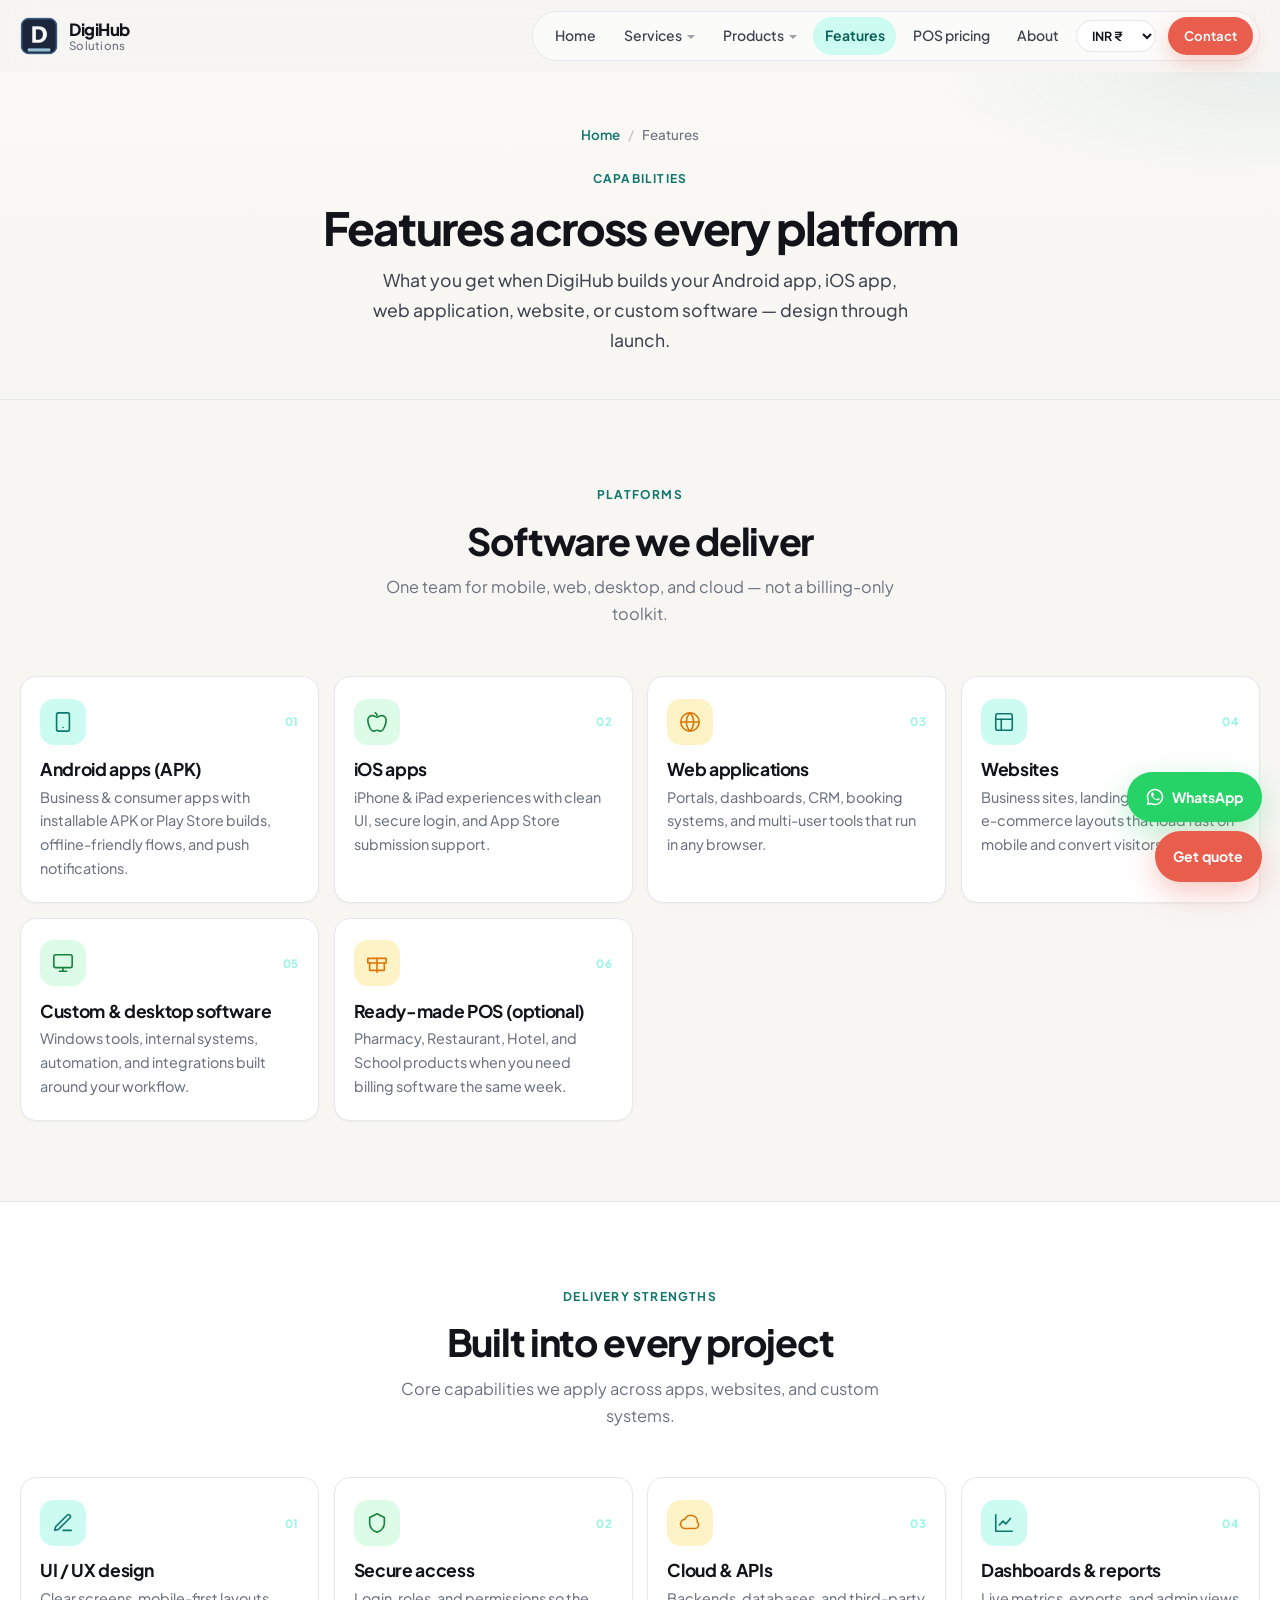
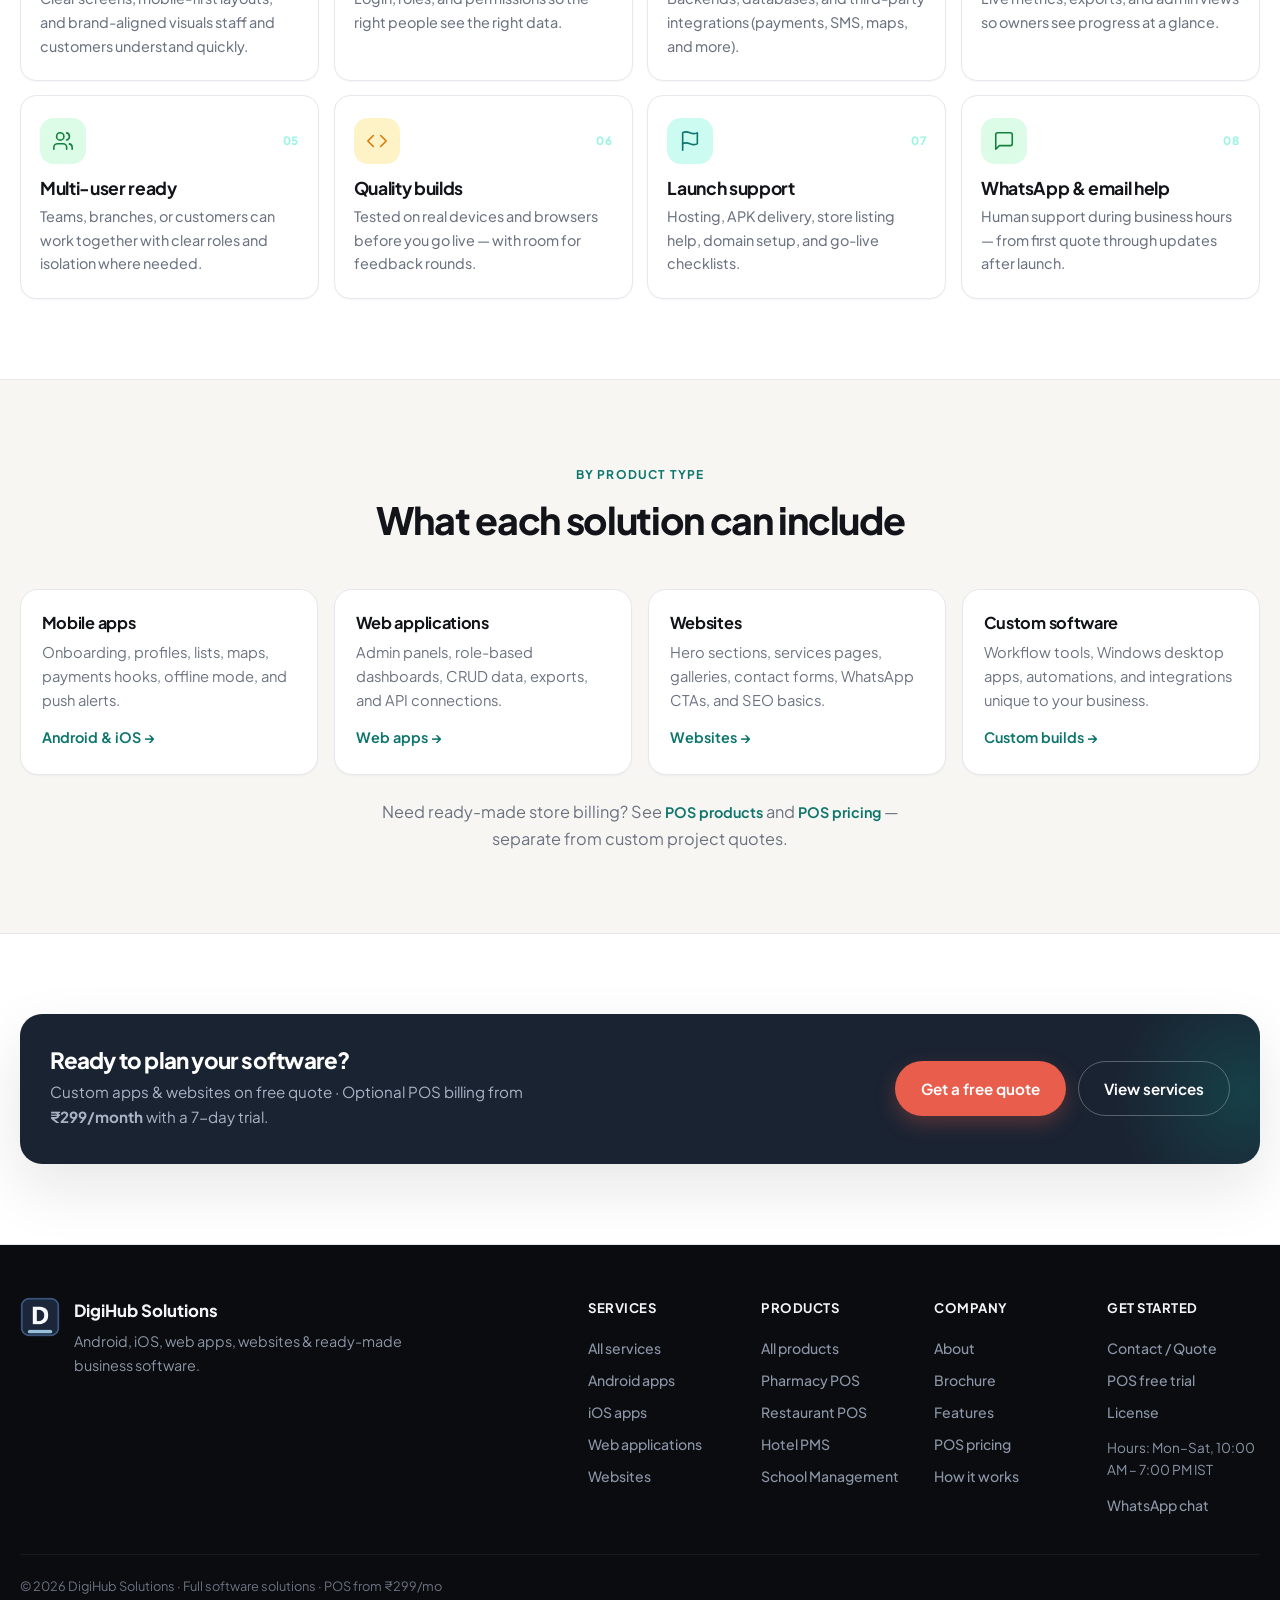
<file: features.html>
<!DOCTYPE html>
<html lang="en">
<head>
  <meta charset="UTF-8" />
  <meta name="viewport" content="width=device-width, initial-scale=1.0" />
  <meta name="description" content="DigiHub features: Android apps, iOS apps, web applications, websites, custom software, cloud APIs, and optional ready-made POS." />
  <meta name="theme-color" content="#0f766e" />
  <title>Features — DigiHub Solutions | Apps, Web &amp; Custom Software</title>
  <link rel="icon" href="assets/logo.png" type="image/png" />
  <link rel="preconnect" href="https://fonts.googleapis.com" />
  <link rel="preconnect" href="https://fonts.gstatic.com" crossorigin />
  <link href="https://fonts.googleapis.com/css2?family=Plus+Jakarta+Sans:ital,wght@0,400;0,500;0,600;0,700;0,800;1,400;1,500&display=swap" rel="stylesheet" />
  <link rel="stylesheet" href="css/styles.css" />
</head>
<body class="has-trial-bar">
  <header class="site-header">
    <div class="container nav">
      <a href="index.html" class="brand" aria-label="DigiHub Solutions home">
        <img src="assets/logo.png" alt="" class="brand-logo" width="36" height="36" />
        <span class="brand-text">
          <strong>DigiHub</strong>
          <span>Solutions</span>
        </span>
      </a>
      <button class="nav-toggle" id="navToggle" aria-label="Open menu" aria-expanded="false" aria-controls="navMenu">
        <span></span><span></span><span></span>
      </button>
      <nav class="nav-menu" id="navMenu" aria-label="Primary">
        <a href="index.html" data-nav="index.html">Home</a>
        <div class="nav-dropdown">
          <a href="services.html" data-nav="services.html">Services</a>
          <div class="nav-dropdown-menu">
            <a href="services.html" data-nav="services.html">All services</a>
            <a href="services.html#android">Android apps</a>
            <a href="services.html#ios">iOS apps</a>
            <a href="services.html#web-apps">Web applications</a>
            <a href="services.html#websites">Websites</a>
            <a href="services.html#custom">Custom software</a>
          </div>
        </div>
        <div class="nav-dropdown">
          <a href="products.html" data-nav="products.html,pharmacy.html,restaurant.html,hotel.html,school.html">Products</a>
          <div class="nav-dropdown-menu">
            <a href="products.html" data-nav="products.html">All products</a>
            <a href="pharmacy.html" data-nav="pharmacy.html">Pharmacy POS</a>
            <a href="restaurant.html" data-nav="restaurant.html">Restaurant POS</a>
            <a href="hotel.html" data-nav="hotel.html">Hotel PMS</a>
            <a href="school.html" data-nav="school.html">School Management</a>
          </div>
        </div>
        <a href="features.html" data-nav="features.html">Features</a>
        <a href="pricing.html" data-nav="pricing.html" title="Billing / POS products only">POS pricing</a>
        <a href="about.html" data-nav="about.html">About</a>
        <!-- <a href="careers.html" data-nav="careers.html">Careers</a> -->
                <select class="currency-select" aria-label="Currency" title="Display currency"></select>
        <a href="contact.html" class="btn btn-sm btn-primary" data-nav="contact.html">Contact</a>
      </nav>
    </div>
  </header>

  <main>
    <section class="page-hero center">
      <div class="hero-orbs soft" aria-hidden="true"><span></span><span></span></div>
      <div class="container">
        <nav class="breadcrumb"><a href="index.html">Home</a><span class="sep">/</span><span>Features</span></nav>
        <p class="eyebrow">Capabilities</p>
        <h1>Features across every platform</h1>
        <p class="lead">What you get when DigiHub builds your Android app, iOS app, web application, website, or custom software — design through launch.</p>
      </div>
    </section>

    <section class="section">
      <div class="container">
        <div class="section-head">
          <p class="eyebrow">Platforms</p>
          <h2>Software we deliver</h2>
          <p class="section-sub">One team for mobile, web, desktop, and cloud — not a billing-only toolkit.</p>
        </div>
        <div class="feature-grid">
          <div class="feature card-lift">
            <div class="feature-top">
              <div class="icon-bubble blue"><svg class="ico" viewBox="0 0 24 24" width="22" height="22" fill="none" stroke="currentColor" stroke-width="1.75" stroke-linecap="round" stroke-linejoin="round" aria-hidden="true"><rect x="5" y="2" width="14" height="20" rx="2"/><path d="M12 18h.01"/></svg></div>
              <span class="feature-num">01</span>
            </div>
            <h3>Android apps (APK)</h3>
            <p>Business &amp; consumer apps with installable APK or Play Store builds, offline-friendly flows, and push notifications.</p>
          </div>
          <div class="feature card-lift">
            <div class="feature-top">
              <div class="icon-bubble teal"><svg class="ico" viewBox="0 0 24 24" width="22" height="22" fill="none" stroke="currentColor" stroke-width="1.75" stroke-linecap="round" stroke-linejoin="round" aria-hidden="true"><path d="M12 20.94c1.5 0 2.75 1.06 4 1.06 3 0 6-8 6-12.22A4.91 4.91 0 0 0 17 5c-2.22 0-4 1.44-5 2-1-.56-2.78-2-5-2a4.9 4.9 0 0 0-5 4.78C2 14 5 22 8 22c1.25 0 2.5-1.06 4-1.06z"/><path d="M10 2c1 .5 2 2 2 3"/></svg></div>
              <span class="feature-num">02</span>
            </div>
            <h3>iOS apps</h3>
            <p>iPhone &amp; iPad experiences with clean UI, secure login, and App Store submission support.</p>
          </div>
          <div class="feature card-lift">
            <div class="feature-top">
              <div class="icon-bubble gold"><svg class="ico" viewBox="0 0 24 24" width="22" height="22" fill="none" stroke="currentColor" stroke-width="1.75" stroke-linecap="round" stroke-linejoin="round" aria-hidden="true"><circle cx="12" cy="12" r="10"/><path d="M2 12h20"/><path d="M12 2a15.3 15.3 0 0 1 4 10 15.3 15.3 0 0 1-4 10 15.3 15.3 0 0 1-4-10 15.3 15.3 0 0 1 4-10z"/></svg></div>
              <span class="feature-num">03</span>
            </div>
            <h3>Web applications</h3>
            <p>Portals, dashboards, CRM, booking systems, and multi-user tools that run in any browser.</p>
          </div>
          <div class="feature card-lift">
            <div class="feature-top">
              <div class="icon-bubble blue"><svg class="ico" viewBox="0 0 24 24" width="22" height="22" fill="none" stroke="currentColor" stroke-width="1.75" stroke-linecap="round" stroke-linejoin="round" aria-hidden="true"><rect x="3" y="3" width="18" height="18" rx="2"/><path d="M3 9h18"/><path d="M9 21V9"/></svg></div>
              <span class="feature-num">04</span>
            </div>
            <h3>Websites</h3>
            <p>Business sites, landing pages, and e‑commerce layouts that load fast on mobile and convert visitors.</p>
          </div>
          <div class="feature card-lift">
            <div class="feature-top">
              <div class="icon-bubble teal"><svg class="ico" viewBox="0 0 24 24" width="22" height="22" fill="none" stroke="currentColor" stroke-width="1.75" stroke-linecap="round" stroke-linejoin="round" aria-hidden="true"><rect x="2" y="3" width="20" height="14" rx="2"/><path d="M8 21h8M12 17v4"/></svg></div>
              <span class="feature-num">05</span>
            </div>
            <h3>Custom &amp; desktop software</h3>
            <p>Windows tools, internal systems, automation, and integrations built around your workflow.</p>
          </div>
          <div class="feature card-lift">
            <div class="feature-top">
              <div class="icon-bubble gold"><svg class="ico" viewBox="0 0 24 24" width="22" height="22" fill="none" stroke="currentColor" stroke-width="1.75" stroke-linecap="round" stroke-linejoin="round" aria-hidden="true"><path d="M20 12v8H4v-8"/><path d="M2 7h20v5H2z"/><path d="M12 22V7"/></svg></div>
              <span class="feature-num">06</span>
            </div>
            <h3>Ready-made POS (optional)</h3>
            <p>Pharmacy, Restaurant, Hotel, and School products when you need billing software the same week.</p>
          </div>
        </div>
      </div>
    </section>

    <section class="section section-alt">
      <div class="container">
        <div class="section-head">
          <p class="eyebrow">Delivery strengths</p>
          <h2>Built into every project</h2>
          <p class="section-sub">Core capabilities we apply across apps, websites, and custom systems.</p>
        </div>
        <div class="feature-grid">
          <div class="feature card-lift">
            <div class="feature-top">
              <div class="icon-bubble blue"><svg class="ico" viewBox="0 0 24 24" width="22" height="22" fill="none" stroke="currentColor" stroke-width="1.75" stroke-linecap="round" stroke-linejoin="round" aria-hidden="true"><path d="M12 20h9"/><path d="M16.5 3.5a2.12 2.12 0 0 1 3 3L7 19l-4 1 1-4L16.5 3.5z"/></svg></div>
              <span class="feature-num">01</span>
            </div>
            <h3>UI / UX design</h3>
            <p>Clear screens, mobile-first layouts, and brand-aligned visuals staff and customers understand quickly.</p>
          </div>
          <div class="feature card-lift">
            <div class="feature-top">
              <div class="icon-bubble teal"><svg class="ico" viewBox="0 0 24 24" width="22" height="22" fill="none" stroke="currentColor" stroke-width="1.75" stroke-linecap="round" stroke-linejoin="round" aria-hidden="true"><path d="M12 2l8 4v6c0 5-3.5 8.5-8 10-4.5-1.5-8-5-8-10V6l8-4z"/></svg></div>
              <span class="feature-num">02</span>
            </div>
            <h3>Secure access</h3>
            <p>Login, roles, and permissions so the right people see the right data.</p>
          </div>
          <div class="feature card-lift">
            <div class="feature-top">
              <div class="icon-bubble gold"><svg class="ico" viewBox="0 0 24 24" width="22" height="22" fill="none" stroke="currentColor" stroke-width="1.75" stroke-linecap="round" stroke-linejoin="round" aria-hidden="true"><path d="M18 18H7a5 5 0 0 1-.5-10A7 7 0 0 1 20 11a4 4 0 0 1-2 7z"/></svg></div>
              <span class="feature-num">03</span>
            </div>
            <h3>Cloud &amp; APIs</h3>
            <p>Backends, databases, and third-party integrations (payments, SMS, maps, and more).</p>
          </div>
          <div class="feature card-lift">
            <div class="feature-top">
              <div class="icon-bubble blue"><svg class="ico" viewBox="0 0 24 24" width="22" height="22" fill="none" stroke="currentColor" stroke-width="1.75" stroke-linecap="round" stroke-linejoin="round" aria-hidden="true"><path d="M3 3v18h18"/><path d="M7 14l4-4 3 3 5-6"/></svg></div>
              <span class="feature-num">04</span>
            </div>
            <h3>Dashboards &amp; reports</h3>
            <p>Live metrics, exports, and admin views so owners see progress at a glance.</p>
          </div>
          <div class="feature card-lift">
            <div class="feature-top">
              <div class="icon-bubble teal"><svg class="ico" viewBox="0 0 24 24" width="22" height="22" fill="none" stroke="currentColor" stroke-width="1.75" stroke-linecap="round" stroke-linejoin="round" aria-hidden="true"><path d="M16 21v-2a4 4 0 0 0-4-4H6a4 4 0 0 0-4 4v2"/><circle cx="9" cy="7" r="4"/><path d="M22 21v-2a4 4 0 0 0-3-3.87"/><path d="M16 3.13a4 4 0 0 1 0 7.75"/></svg></div>
              <span class="feature-num">05</span>
            </div>
            <h3>Multi-user ready</h3>
            <p>Teams, branches, or customers can work together with clear roles and isolation where needed.</p>
          </div>
          <div class="feature card-lift">
            <div class="feature-top">
              <div class="icon-bubble gold"><svg class="ico" viewBox="0 0 24 24" width="22" height="22" fill="none" stroke="currentColor" stroke-width="1.75" stroke-linecap="round" stroke-linejoin="round" aria-hidden="true"><polyline points="16 18 22 12 16 6"/><polyline points="8 6 2 12 8 18"/></svg></div>
              <span class="feature-num">06</span>
            </div>
            <h3>Quality builds</h3>
            <p>Tested on real devices and browsers before you go live — with room for feedback rounds.</p>
          </div>
          <div class="feature card-lift">
            <div class="feature-top">
              <div class="icon-bubble blue"><svg class="ico" viewBox="0 0 24 24" width="22" height="22" fill="none" stroke="currentColor" stroke-width="1.75" stroke-linecap="round" stroke-linejoin="round" aria-hidden="true"><path d="M4 15s1-1 4-1 5 2 8 2 4-1 4-1V3s-1 1-4 1-5-2-8-2-4 1-4 1z"/><line x1="4" y1="22" x2="4" y2="15"/></svg></div>
              <span class="feature-num">07</span>
            </div>
            <h3>Launch support</h3>
            <p>Hosting, APK delivery, store listing help, domain setup, and go-live checklists.</p>
          </div>
          <div class="feature card-lift">
            <div class="feature-top">
              <div class="icon-bubble teal"><svg class="ico" viewBox="0 0 24 24" width="22" height="22" fill="none" stroke="currentColor" stroke-width="1.75" stroke-linecap="round" stroke-linejoin="round" aria-hidden="true"><path d="M21 15a2 2 0 0 1-2 2H7l-4 4V5a2 2 0 0 1 2-2h14a2 2 0 0 1 2 2z"/></svg></div>
              <span class="feature-num">08</span>
            </div>
            <h3>WhatsApp &amp; email help</h3>
            <p>Human support during business hours — from first quote through updates after launch.</p>
          </div>
        </div>
      </div>
    </section>

    <section class="section">
      <div class="container">
        <div class="section-head">
          <p class="eyebrow">By product type</p>
          <h2>What each solution can include</h2>
        </div>
        <div class="provide-grid">
          <article class="provide-card card-lift">
            <h3>Mobile apps</h3>
            <p>Onboarding, profiles, lists, maps, payments hooks, offline mode, and push alerts.</p>
            <a href="services.html#android" class="text-link">Android &amp; iOS →</a>
          </article>
          <article class="provide-card card-lift">
            <h3>Web applications</h3>
            <p>Admin panels, role-based dashboards, CRUD data, exports, and API connections.</p>
            <a href="services.html#web-apps" class="text-link">Web apps →</a>
          </article>
          <article class="provide-card card-lift">
            <h3>Websites</h3>
            <p>Hero sections, services pages, galleries, contact forms, WhatsApp CTAs, and SEO basics.</p>
            <a href="services.html#websites" class="text-link">Websites →</a>
          </article>
          <article class="provide-card card-lift">
            <h3>Custom software</h3>
            <p>Workflow tools, Windows desktop apps, automations, and integrations unique to your business.</p>
            <a href="services.html#custom" class="text-link">Custom builds →</a>
          </article>
        </div>
        <p class="section-sub" style="text-align:center;margin-top:1.5rem">Need ready-made store billing? See <a href="products.html" class="text-link">POS products</a> and <a href="pricing.html" class="text-link">POS pricing</a> — separate from custom project quotes.</p>
      </div>
    </section>

    <section class="section section-alt">
      <div class="container">
        <div class="mini-cta glow">
          <div>
            <h2>Ready to plan your software?</h2>
            <p>Custom apps &amp; websites on free quote · Optional POS billing from <strong>₹299/month</strong> with a 7-day trial.</p>
          </div>
          <div class="hero-actions" style="margin:0">
            <a href="contact.html?plan=quote" class="btn btn-primary btn-lg">Get a free quote</a>
            <a href="services.html" class="btn btn-ghost light-ghost btn-lg">View services</a>
          </div>
        </div>
      </div>
    </section>

  </main>

  <footer class="site-footer">
    <div class="container footer-inner">
      <div class="footer-top">
        <div class="footer-brand">
          <img src="assets/logo.png" alt="" width="40" height="40" />
          <div>
            <strong>DigiHub Solutions</strong>
            <p>Android, iOS, web apps, websites &amp; ready-made business software.</p>
          </div>
        </div>
        <div class="footer-cols">
          <div>
            <h4>Services</h4>
            <a href="services.html">All services</a>
            <a href="services.html#android">Android apps</a>
            <a href="services.html#ios">iOS apps</a>
            <a href="services.html#web-apps">Web applications</a>
            <a href="services.html#websites">Websites</a>
          </div>
          <div>
            <h4>Products</h4>
            <a href="products.html">All products</a>
            <a href="pharmacy.html">Pharmacy POS</a>
            <a href="restaurant.html">Restaurant POS</a>
            <a href="hotel.html">Hotel PMS</a>
            <a href="school.html">School Management</a>
          </div>
          <div>
            <h4>Company</h4>
            <a href="about.html">About</a>
            <!-- <a href="careers.html">Careers</a> -->
            <a href="brochure.html">Brochure</a>
            <a href="features.html">Features</a>
            <a href="pricing.html">POS pricing</a>
            <a href="how-it-works.html">How it works</a>
          </div>
          <div>
            <h4>Get started</h4>
            <a href="contact.html">Contact / Quote</a>
            <a href="pricing.html">POS free trial</a>
            <a href="license.html">License</a>
            <p style="font-size:0.85rem;margin:0.5rem 0;color:#8b95a5">Hours: <span data-support-hours>Mon–Sat, 10:00 AM – 7:00 PM IST</span></p>
            <a href="#" data-whatsapp-link>WhatsApp chat</a>
          </div>
        </div>
      </div>
      <p class="footer-copy">© <span id="year"></span> DigiHub Solutions · Full software solutions · POS from ₹299/mo</p>
    </div>
  </footer>


  <div class="fab-stack" aria-label="Quick actions">
    <a class="fab fab-wa" data-whatsapp-link href="#" aria-label="WhatsApp DigiHub">
      <svg viewBox="0 0 24 24" aria-hidden="true"><path d="M17.5 14.4c-.3-.1-1.6-.8-1.8-.9-.2-.1-.4-.1-.6.1-.2.3-.7.9-.8 1-.1.2-.3.2-.6.1-.3-.1-1.2-.4-2.3-1.5-1-1-1.4-1.8-1.6-2.1-.1-.3 0-.4.1-.6l.5-.6c.1-.2.2-.3.3-.5.1-.2 0-.4 0-.5 0-.1-.6-1.5-.8-2-.2-.5-.4-.4-.6-.4h-.5c-.2 0-.5.1-.7.3-.2.3-.9.9-.9 2.1s.9 2.4 1 2.6c.1.2 1.8 2.8 4.4 3.9 1.6.7 2.2.8 3 .7.5-.1 1.6-.6 1.8-1.3.2-.6.2-1.2.1-1.3-.1 0-.3-.1-.6-.2zM12 2C6.5 2 2 6.5 2 12c0 1.8.5 3.4 1.3 4.9L2 22l5.3-1.4c1.4.8 3 1.2 4.7 1.2 5.5 0 10-4.5 10-10S17.5 2 12 2zm0 18.2c-1.5 0-3-.4-4.3-1.2l-.3-.2-3.1.8.8-3-.2-.3C4.4 15 4 13.5 4 12 4 7.6 7.6 4 12 4s8 3.6 8 8-3.6 8.2-8 8.2z"/></svg>
      <span class="label">WhatsApp</span>
    </a>
    <a class="fab" href="contact.html?plan=quote"><span class="label">Get quote</span></a>
  </div>

  <script src="js/config.js"></script>
  <script src="js/main.js"></script>
</body>
</html>
</file>
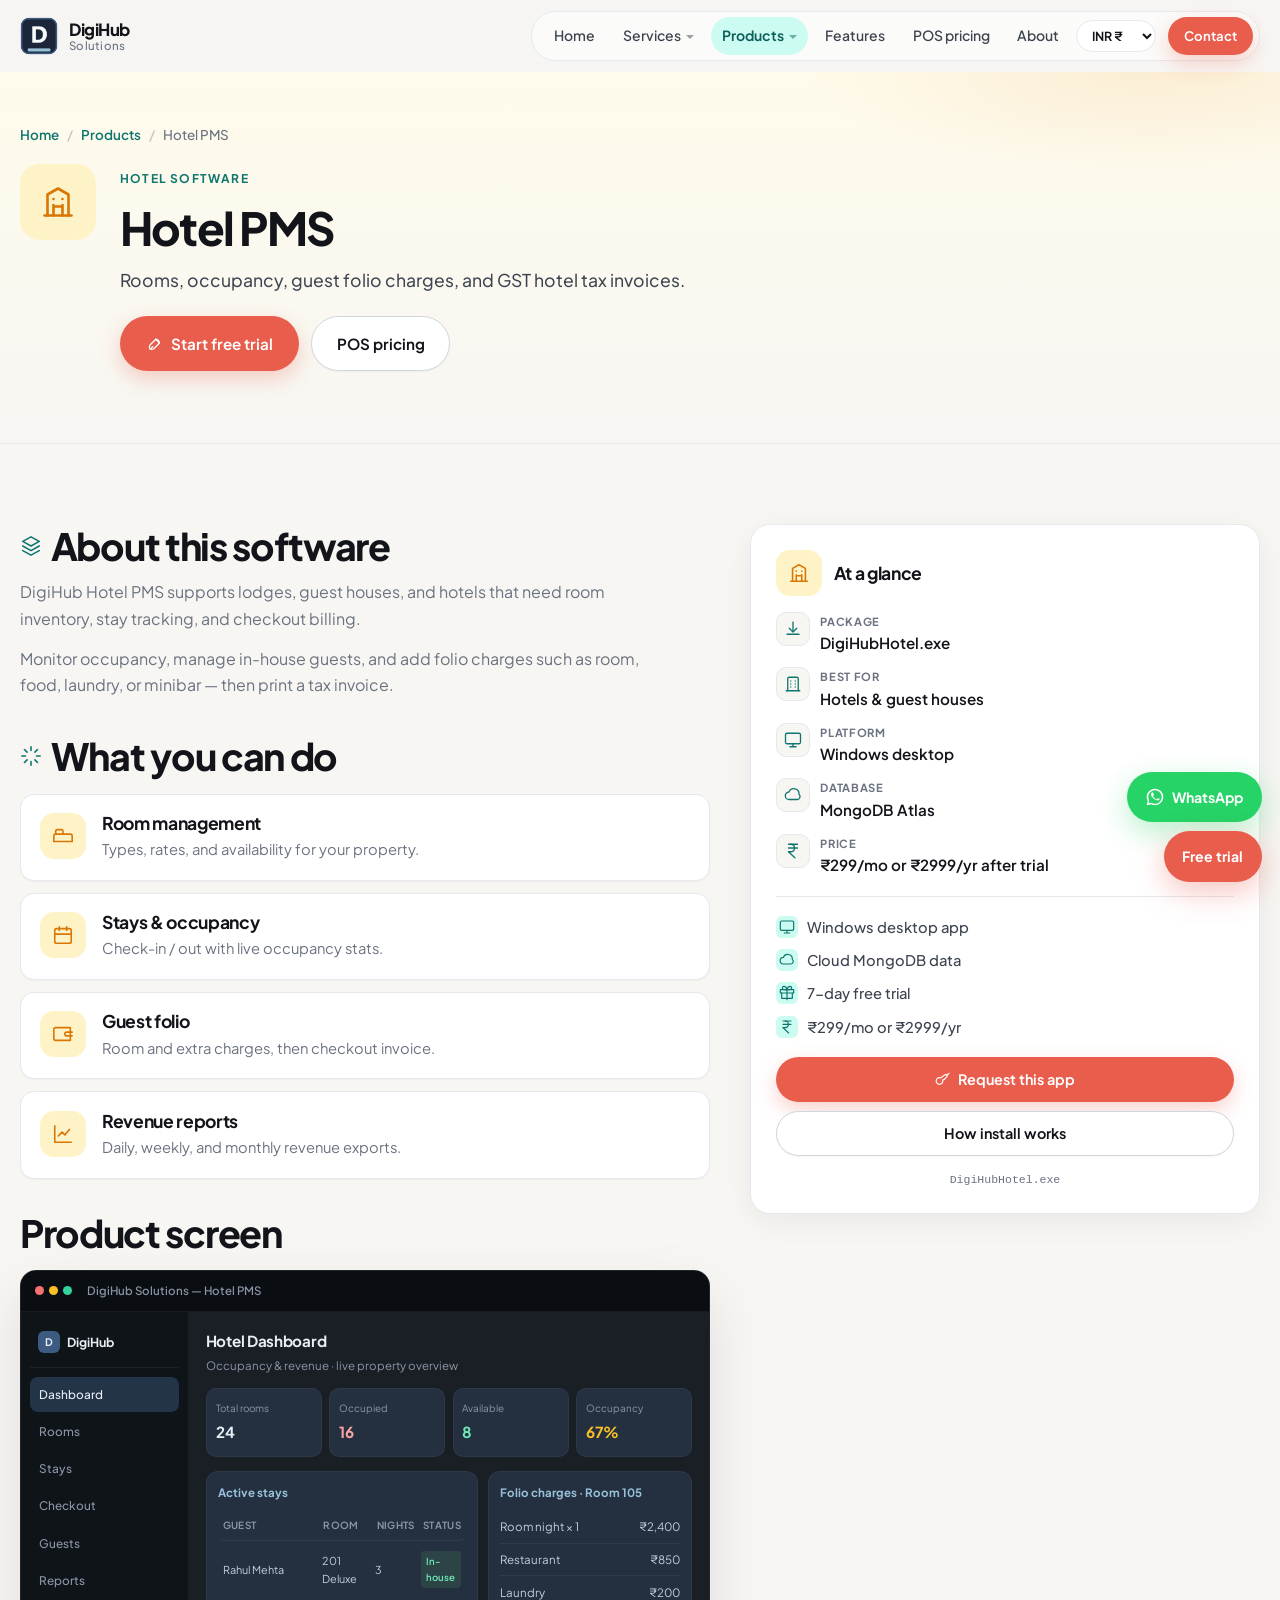
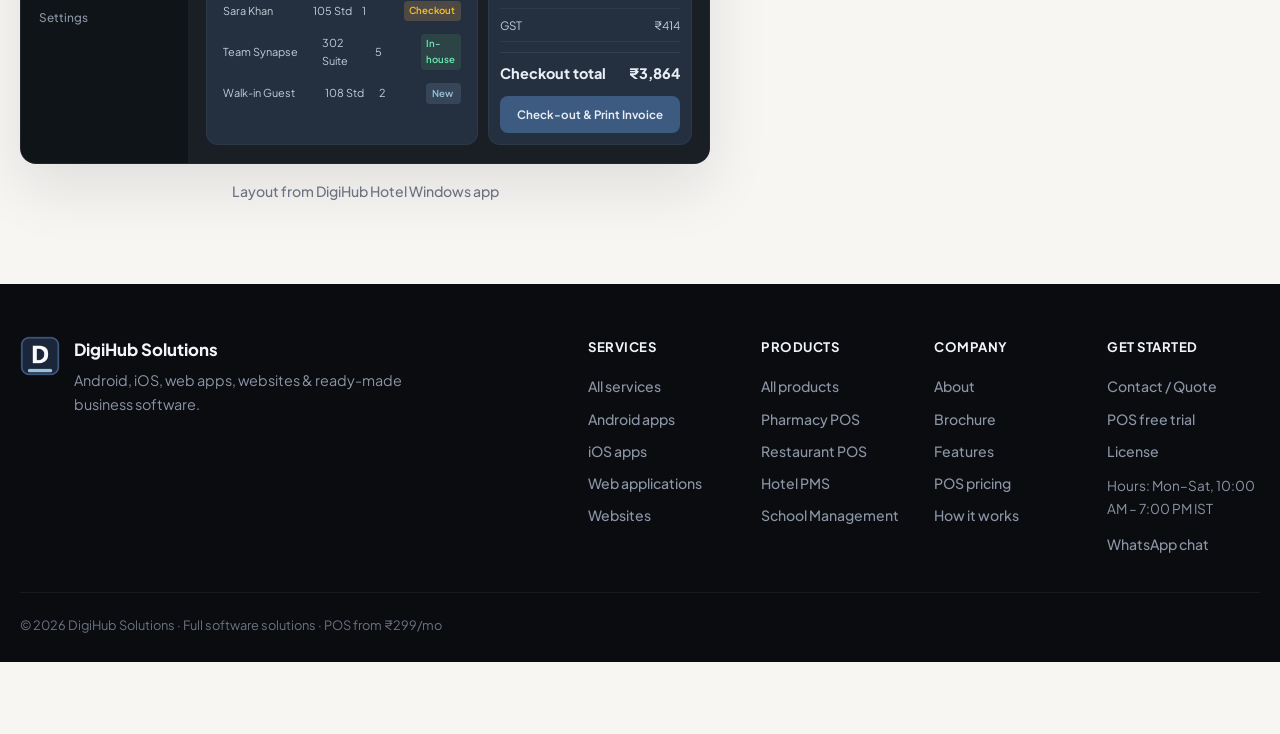
<file: hotel.html>
<!DOCTYPE html>
<html lang="en">
<head>
  <meta charset="UTF-8" />
  <meta name="viewport" content="width=device-width, initial-scale=1.0" />
  <meta name="description" content="Hotel PMS for rooms, stays, and folio billing. 7-day free trial · ₹299/mo or ₹2999/yr." />
  <meta name="theme-color" content="#0f766e" />
  <title>Hotel PMS — DigiHub Solutions</title>
  <link rel="icon" href="assets/logo.png" type="image/png" />
  <link rel="preconnect" href="https://fonts.googleapis.com" />
  <link rel="preconnect" href="https://fonts.gstatic.com" crossorigin />
  <link href="https://fonts.googleapis.com/css2?family=Plus+Jakarta+Sans:ital,wght@0,400;0,500;0,600;0,700;0,800;1,400;1,500&display=swap" rel="stylesheet" />
  <link rel="stylesheet" href="css/styles.css" />
</head>
<body class="has-trial-bar">
  <header class="site-header">
    <div class="container nav">
      <a href="index.html" class="brand" aria-label="DigiHub Solutions home">
        <img src="assets/logo.png" alt="" class="brand-logo" width="36" height="36" />
        <span class="brand-text">
          <strong>DigiHub</strong>
          <span>Solutions</span>
        </span>
      </a>
      <button class="nav-toggle" id="navToggle" aria-label="Open menu" aria-expanded="false" aria-controls="navMenu">
        <span></span><span></span><span></span>
      </button>
      <nav class="nav-menu" id="navMenu" aria-label="Primary">
        <a href="index.html" data-nav="index.html">Home</a>
        <div class="nav-dropdown">
          <a href="services.html" data-nav="services.html">Services</a>
          <div class="nav-dropdown-menu">
            <a href="services.html" data-nav="services.html">All services</a>
            <a href="services.html#android">Android apps</a>
            <a href="services.html#ios">iOS apps</a>
            <a href="services.html#web-apps">Web applications</a>
            <a href="services.html#websites">Websites</a>
            <a href="services.html#custom">Custom software</a>
          </div>
        </div>
        <div class="nav-dropdown">
          <a href="products.html" data-nav="products.html,pharmacy.html,restaurant.html,hotel.html,school.html">Products</a>
          <div class="nav-dropdown-menu">
            <a href="products.html" data-nav="products.html">All products</a>
            <a href="pharmacy.html" data-nav="pharmacy.html">Pharmacy POS</a>
            <a href="restaurant.html" data-nav="restaurant.html">Restaurant POS</a>
            <a href="hotel.html" data-nav="hotel.html">Hotel PMS</a>
            <a href="school.html" data-nav="school.html">School Management</a>
          </div>
        </div>
        <a href="features.html" data-nav="features.html">Features</a>
        <a href="pricing.html" data-nav="pricing.html" title="Billing / POS products only">POS pricing</a>
        <a href="about.html" data-nav="about.html">About</a>
        <!-- <a href="careers.html" data-nav="careers.html">Careers</a> -->
                <select class="currency-select" aria-label="Currency" title="Display currency"></select>
        <a href="contact.html" class="btn btn-sm btn-primary" data-nav="contact.html">Contact</a>
      </nav>
    </div>
  </header>

  <main>
    <section class="page-hero product-hero hotel">
      <div class="hero-orbs soft" aria-hidden="true"><span></span><span></span></div>
      <div class="container">
        <nav class="breadcrumb">
          <a href="index.html">Home</a><span class="sep">/</span>
          <a href="products.html">Products</a><span class="sep">/</span>
          <span>Hotel PMS</span>
        </nav>
        <div class="product-hero-row">
          <div class="product-icon xl hotel"><svg class="ico" viewBox="0 0 24 24" width="36" height="36" fill="none" stroke="currentColor" stroke-width="1.75" stroke-linecap="round" stroke-linejoin="round" aria-hidden="true"><path d="M3 21h18"/><path d="M5 21V7l7-4 7 4v14"/><path d="M9 21v-6h6v6"/><path d="M9 10h.01M15 10h.01M9 14h.01M15 14h.01"/></svg></div>
          <div>
            <p class="eyebrow">Hotel software</p>
            <h1>Hotel PMS</h1>
            <p class="lead">Rooms, occupancy, guest folio charges, and GST hotel tax invoices.</p>
            <div class="hero-actions" style="margin-top:1.25rem">
              <a href="contact.html?product=hotel" class="btn btn-primary btn-lg"><svg class="ico" viewBox="0 0 24 24" width="18" height="18" fill="none" stroke="currentColor" stroke-width="1.75" stroke-linecap="round" stroke-linejoin="round" aria-hidden="true"><path d="M5 15c-1 3 0 5 0 5s2 1 5 0l8-8a6 6 0 0 0-5-5l-8 8z"/><path d="M13 7l4 4"/><path d="M9 17l-2 2"/></svg> Start free trial</a>
              <a href="pricing.html" class="btn btn-ghost btn-lg">POS pricing</a>
            </div>
          </div>
        </div>
      </div>
    </section>

    <section class="section">
      <div class="container detail-grid">
        <div>
          <h2 class="with-ico"><svg class="ico" viewBox="0 0 24 24" width="22" height="22" fill="none" stroke="currentColor" stroke-width="1.75" stroke-linecap="round" stroke-linejoin="round" aria-hidden="true"><path d="M12 2l9 5-9 5-9-5 9-5z"/><path d="M3 12l9 5 9-5"/><path d="M3 17l9 5 9-5"/></svg> About this software</h2>
          <div class="content-block">
            <p>DigiHub Hotel PMS supports lodges, guest houses, and hotels that need room inventory, stay tracking, and checkout billing.</p>
            <p>Monitor occupancy, manage in-house guests, and add folio charges such as room, food, laundry, or minibar — then print a tax invoice.</p>
          </div>
          <h2 class="with-ico" style="margin-top:2.25rem"><svg class="ico" viewBox="0 0 24 24" width="22" height="22" fill="none" stroke="currentColor" stroke-width="1.75" stroke-linecap="round" stroke-linejoin="round" aria-hidden="true"><path d="M12 2v4M12 18v4M4.9 4.9l2.8 2.8M16.3 16.3l2.8 2.8M2 12h4M18 12h4M4.9 19.1l2.8-2.8M16.3 7.7l2.8-2.8"/></svg> What you can do</h2>
          <div class="feature-list-rich">
            <article class="rich-card card-lift">
              <div class="icon-bubble hotel"><svg class="ico" viewBox="0 0 24 24" width="22" height="22" fill="none" stroke="currentColor" stroke-width="1.75" stroke-linecap="round" stroke-linejoin="round" aria-hidden="true"><path d="M2 18v-6a2 2 0 0 1 2-2h16a2 2 0 0 1 2 2v6"/><path d="M2 18h20"/><path d="M4 10V7a2 2 0 0 1 2-2h4a2 2 0 0 1 2 2v3"/></svg></div>
              <div>
                <h3>Room management</h3>
                <p>Types, rates, and availability for your property.</p>
              </div>
            </article>
            <article class="rich-card card-lift">
              <div class="icon-bubble hotel"><svg class="ico" viewBox="0 0 24 24" width="22" height="22" fill="none" stroke="currentColor" stroke-width="1.75" stroke-linecap="round" stroke-linejoin="round" aria-hidden="true"><rect x="3" y="5" width="18" height="16" rx="2"/><path d="M16 3v4M8 3v4M3 11h18"/></svg></div>
              <div>
                <h3>Stays & occupancy</h3>
                <p>Check-in / out with live occupancy stats.</p>
              </div>
            </article>
            <article class="rich-card card-lift">
              <div class="icon-bubble hotel"><svg class="ico" viewBox="0 0 24 24" width="22" height="22" fill="none" stroke="currentColor" stroke-width="1.75" stroke-linecap="round" stroke-linejoin="round" aria-hidden="true"><path d="M2 7a2 2 0 0 1 2-2h16v14H4a2 2 0 0 1-2-2V7z"/><path d="M22 10h-6a2 2 0 0 0 0 4h6"/></svg></div>
              <div>
                <h3>Guest folio</h3>
                <p>Room and extra charges, then checkout invoice.</p>
              </div>
            </article>
            <article class="rich-card card-lift">
              <div class="icon-bubble hotel"><svg class="ico" viewBox="0 0 24 24" width="22" height="22" fill="none" stroke="currentColor" stroke-width="1.75" stroke-linecap="round" stroke-linejoin="round" aria-hidden="true"><path d="M3 3v18h18"/><path d="M7 14l4-4 3 3 5-6"/></svg></div>
              <div>
                <h3>Revenue reports</h3>
                <p>Daily, weekly, and monthly revenue exports.</p>
              </div>
            </article>
          </div>

        <div class="product-shot-wrap">
          <h2 class="with-ico" style="margin-bottom:1rem">Product screen</h2>
          
<div class="app-shot" role="img" aria-label="DigiHub Hotel PMS screenshot">
  <div class="app-shot-bar"><span class="dots"><i></i><i></i><i></i></span> DigiHub Solutions — Hotel PMS</div>
  <div class="app-shot-body">
    <aside class="app-side">
      <div class="app-brand"><span>D</span> DigiHub</div>
      <nav>
        <a class="on" href="#">Dashboard</a>
        <a href="#">Rooms</a>
        <a href="#">Stays</a>
        <a href="#">Checkout</a>
        <a href="#">Guests</a>
        <a href="#">Reports</a>
        <a href="#">Settings</a>
      </nav>
    </aside>
    <div class="app-main">
      <h4>Hotel Dashboard</h4>
      <p class="sub">Occupancy &amp; revenue · live property overview</p>
      <div class="app-kpis">
        <div class="app-kpi"><label>Total rooms</label><b>24</b></div>
        <div class="app-kpi"><label>Occupied</label><b class="danger">16</b></div>
        <div class="app-kpi"><label>Available</label><b class="ok">8</b></div>
        <div class="app-kpi"><label>Occupancy</label><b class="warn">67%</b></div>
      </div>
      <div class="app-split">
        <div class="app-box">
          <div class="box-title">Active stays</div>
          <div class="app-row head"><span>Guest</span><span>Room</span><span>Nights</span><span>Status</span></div>
          <div class="app-row"><span>Rahul Mehta</span><span>201 Deluxe</span><span>3</span><span class="tag green">In-house</span></div>
          <div class="app-row"><span>Sara Khan</span><span>105 Std</span><span>1</span><span class="tag amber">Checkout</span></div>
          <div class="app-row"><span>Team Synapse</span><span>302 Suite</span><span>5</span><span class="tag green">In-house</span></div>
          <div class="app-row"><span>Walk-in Guest</span><span>108 Std</span><span>2</span><span class="tag">New</span></div>
        </div>
        <div class="app-box">
          <div class="box-title">Folio charges · Room 105</div>
          <div class="app-cart-line"><span>Room night × 1</span><span>₹2,400</span></div>
          <div class="app-cart-line"><span>Restaurant</span><span>₹850</span></div>
          <div class="app-cart-line"><span>Laundry</span><span>₹200</span></div>
          <div class="app-cart-line"><span>GST</span><span>₹414</span></div>
          <div class="app-total"><span>Checkout total</span><span>₹3,864</span></div>
          <div class="app-btn">Check-out &amp; Print Invoice</div>
        </div>
      </div>
    </div>
  </div>
</div>
          <p class="shot-caption">Layout from DigiHub Hotel Windows app</p>
        </div>
        </div>
        <aside class="detail-panel glass-panel">
          <div class="panel-head">
            <div class="icon-bubble hotel"><svg class="ico" viewBox="0 0 24 24" width="22" height="22" fill="none" stroke="currentColor" stroke-width="1.75" stroke-linecap="round" stroke-linejoin="round" aria-hidden="true"><path d="M3 21h18"/><path d="M5 21V7l7-4 7 4v14"/><path d="M9 21v-6h6v6"/><path d="M9 10h.01M15 10h.01M9 14h.01M15 14h.01"/></svg></div>
            <h3>At a glance</h3>
          </div>
          <dl class="detail-meta">
            <div class="meta-row">
              <span class="meta-ico"><svg class="ico" viewBox="0 0 24 24" width="18" height="18" fill="none" stroke="currentColor" stroke-width="1.75" stroke-linecap="round" stroke-linejoin="round" aria-hidden="true"><path d="M12 3v12"/><path d="M7 11l5 5 5-5"/><path d="M4 19h16"/></svg></span>
              <div><dt>Package</dt><dd>DigiHubHotel.exe</dd></div>
            </div>
            <div class="meta-row">
              <span class="meta-ico"><svg class="ico" viewBox="0 0 24 24" width="18" height="18" fill="none" stroke="currentColor" stroke-width="1.75" stroke-linecap="round" stroke-linejoin="round" aria-hidden="true"><path d="M3 21h18"/><path d="M5 21V5a2 2 0 0 1 2-2h10a2 2 0 0 1 2 2v16"/><path d="M9 8h.01M15 8h.01M9 12h.01M15 12h.01M9 16h.01M15 16h.01"/></svg></span>
              <div><dt>Best for</dt><dd>Hotels &amp; guest houses</dd></div>
            </div>
            <div class="meta-row">
              <span class="meta-ico"><svg class="ico" viewBox="0 0 24 24" width="18" height="18" fill="none" stroke="currentColor" stroke-width="1.75" stroke-linecap="round" stroke-linejoin="round" aria-hidden="true"><rect x="2" y="3" width="20" height="14" rx="2"/><path d="M8 21h8M12 17v4"/></svg></span>
              <div><dt>Platform</dt><dd>Windows desktop</dd></div>
            </div>
            <div class="meta-row">
              <span class="meta-ico"><svg class="ico" viewBox="0 0 24 24" width="18" height="18" fill="none" stroke="currentColor" stroke-width="1.75" stroke-linecap="round" stroke-linejoin="round" aria-hidden="true"><path d="M18 18H7a5 5 0 0 1-.5-10A7 7 0 0 1 20 11a4 4 0 0 1-2 7z"/></svg></span>
              <div><dt>Database</dt><dd>MongoDB Atlas</dd></div>
            </div>
            <div class="meta-row">
              <span class="meta-ico"><svg class="ico" viewBox="0 0 24 24" width="18" height="18" fill="none" stroke="currentColor" stroke-width="1.75" stroke-linecap="round" stroke-linejoin="round" aria-hidden="true"><path d="M6 3h12"/><path d="M6 8h12"/><path d="M6 13h3"/><path d="M9 13c6.667 0 6.667-10 0-10"/><path d="m6 13 8.5 8"/></svg></span>
              <div><dt>Price</dt><dd>₹299/mo or ₹2999/yr after trial</dd></div>
            </div>
          </dl>
          <ul class="icon-list">
                          <li><span class="li-ico"><svg class="ico" viewBox="0 0 24 24" width="16" height="16" fill="none" stroke="currentColor" stroke-width="1.75" stroke-linecap="round" stroke-linejoin="round" aria-hidden="true"><rect x="2" y="3" width="20" height="14" rx="2"/><path d="M8 21h8M12 17v4"/></svg></span>Windows desktop app</li>
                          <li><span class="li-ico"><svg class="ico" viewBox="0 0 24 24" width="16" height="16" fill="none" stroke="currentColor" stroke-width="1.75" stroke-linecap="round" stroke-linejoin="round" aria-hidden="true"><path d="M18 18H7a5 5 0 0 1-.5-10A7 7 0 0 1 20 11a4 4 0 0 1-2 7z"/></svg></span>Cloud MongoDB data</li>
                          <li><span class="li-ico"><svg class="ico" viewBox="0 0 24 24" width="16" height="16" fill="none" stroke="currentColor" stroke-width="1.75" stroke-linecap="round" stroke-linejoin="round" aria-hidden="true"><path d="M20 12v8H4v-8"/><path d="M2 7h20v5H2z"/><path d="M12 22V7"/><path d="M12 7H7.5a2.5 2.5 0 0 1 0-5C11 2 12 7 12 7z"/><path d="M12 7h4.5a2.5 2.5 0 0 0 0-5C13 2 12 7 12 7z"/></svg></span>7-day free trial</li>
                          <li><span class="li-ico"><svg class="ico" viewBox="0 0 24 24" width="16" height="16" fill="none" stroke="currentColor" stroke-width="1.75" stroke-linecap="round" stroke-linejoin="round" aria-hidden="true"><path d="M6 3h12"/><path d="M6 8h12"/><path d="M6 13h3"/><path d="M9 13c6.667 0 6.667-10 0-10"/><path d="m6 13 8.5 8"/></svg></span>₹299/mo or ₹2999/yr</li>
          </ul>
          <a href="contact.html?product=hotel" class="btn btn-primary btn-block"><svg class="ico" viewBox="0 0 24 24" width="16" height="16" fill="none" stroke="currentColor" stroke-width="1.75" stroke-linecap="round" stroke-linejoin="round" aria-hidden="true"><path d="M21 2l-2 2m-7.6 7.6a5 5 0 1 1-2.8-2.8L15 4h3v3l-4.6 4.6z"/></svg> Request this app</a>
          <a href="how-it-works.html" class="btn btn-ghost btn-block" style="margin-top:0.55rem">How install works</a>
          <p class="panel-exe">DigiHubHotel.exe</p>
        </aside>
      </div>
    </section>

  </main>

  <footer class="site-footer">
    <div class="container footer-inner">
      <div class="footer-top">
        <div class="footer-brand">
          <img src="assets/logo.png" alt="" width="40" height="40" />
          <div>
            <strong>DigiHub Solutions</strong>
            <p>Android, iOS, web apps, websites &amp; ready-made business software.</p>
          </div>
        </div>
        <div class="footer-cols">
          <div>
            <h4>Services</h4>
            <a href="services.html">All services</a>
            <a href="services.html#android">Android apps</a>
            <a href="services.html#ios">iOS apps</a>
            <a href="services.html#web-apps">Web applications</a>
            <a href="services.html#websites">Websites</a>
          </div>
          <div>
            <h4>Products</h4>
            <a href="products.html">All products</a>
            <a href="pharmacy.html">Pharmacy POS</a>
            <a href="restaurant.html">Restaurant POS</a>
            <a href="hotel.html">Hotel PMS</a>
            <a href="school.html">School Management</a>
          </div>
          <div>
            <h4>Company</h4>
            <a href="about.html">About</a>
            <!-- <a href="careers.html">Careers</a> -->
            <a href="brochure.html">Brochure</a>
            <a href="features.html">Features</a>
            <a href="pricing.html">POS pricing</a>
            <a href="how-it-works.html">How it works</a>
          </div>
          <div>
            <h4>Get started</h4>
            <a href="contact.html">Contact / Quote</a>
            <a href="pricing.html">POS free trial</a>
            <a href="license.html">License</a>
            <p style="font-size:0.85rem;margin:0.5rem 0;color:#8b95a5">Hours: <span data-support-hours>Mon–Sat, 10:00 AM – 7:00 PM IST</span></p>
            <a href="#" data-whatsapp-link>WhatsApp chat</a>
          </div>
        </div>
      </div>
      <p class="footer-copy">© <span id="year"></span> DigiHub Solutions · Full software solutions · POS from ₹299/mo</p>
    </div>
  </footer>


  <div class="fab-stack" aria-label="Quick actions">
    <a class="fab fab-wa" data-whatsapp-link href="#" aria-label="WhatsApp DigiHub">
      <svg viewBox="0 0 24 24" aria-hidden="true"><path d="M17.5 14.4c-.3-.1-1.6-.8-1.8-.9-.2-.1-.4-.1-.6.1-.2.3-.7.9-.8 1-.1.2-.3.2-.6.1-.3-.1-1.2-.4-2.3-1.5-1-1-1.4-1.8-1.6-2.1-.1-.3 0-.4.1-.6l.5-.6c.1-.2.2-.3.3-.5.1-.2 0-.4 0-.5 0-.1-.6-1.5-.8-2-.2-.5-.4-.4-.6-.4h-.5c-.2 0-.5.1-.7.3-.2.3-.9.9-.9 2.1s.9 2.4 1 2.6c.1.2 1.8 2.8 4.4 3.9 1.6.7 2.2.8 3 .7.5-.1 1.6-.6 1.8-1.3.2-.6.2-1.2.1-1.3-.1 0-.3-.1-.6-.2zM12 2C6.5 2 2 6.5 2 12c0 1.8.5 3.4 1.3 4.9L2 22l5.3-1.4c1.4.8 3 1.2 4.7 1.2 5.5 0 10-4.5 10-10S17.5 2 12 2zm0 18.2c-1.5 0-3-.4-4.3-1.2l-.3-.2-3.1.8.8-3-.2-.3C4.4 15 4 13.5 4 12 4 7.6 7.6 4 12 4s8 3.6 8 8-3.6 8.2-8 8.2z"/></svg>
      <span class="label">WhatsApp</span>
    </a>
    <a class="fab" href="contact.html"><span class="label">Free trial</span></a>
  </div>

  <script src="js/config.js"></script>
  <script src="js/main.js"></script>
</body>
</html>
</file>
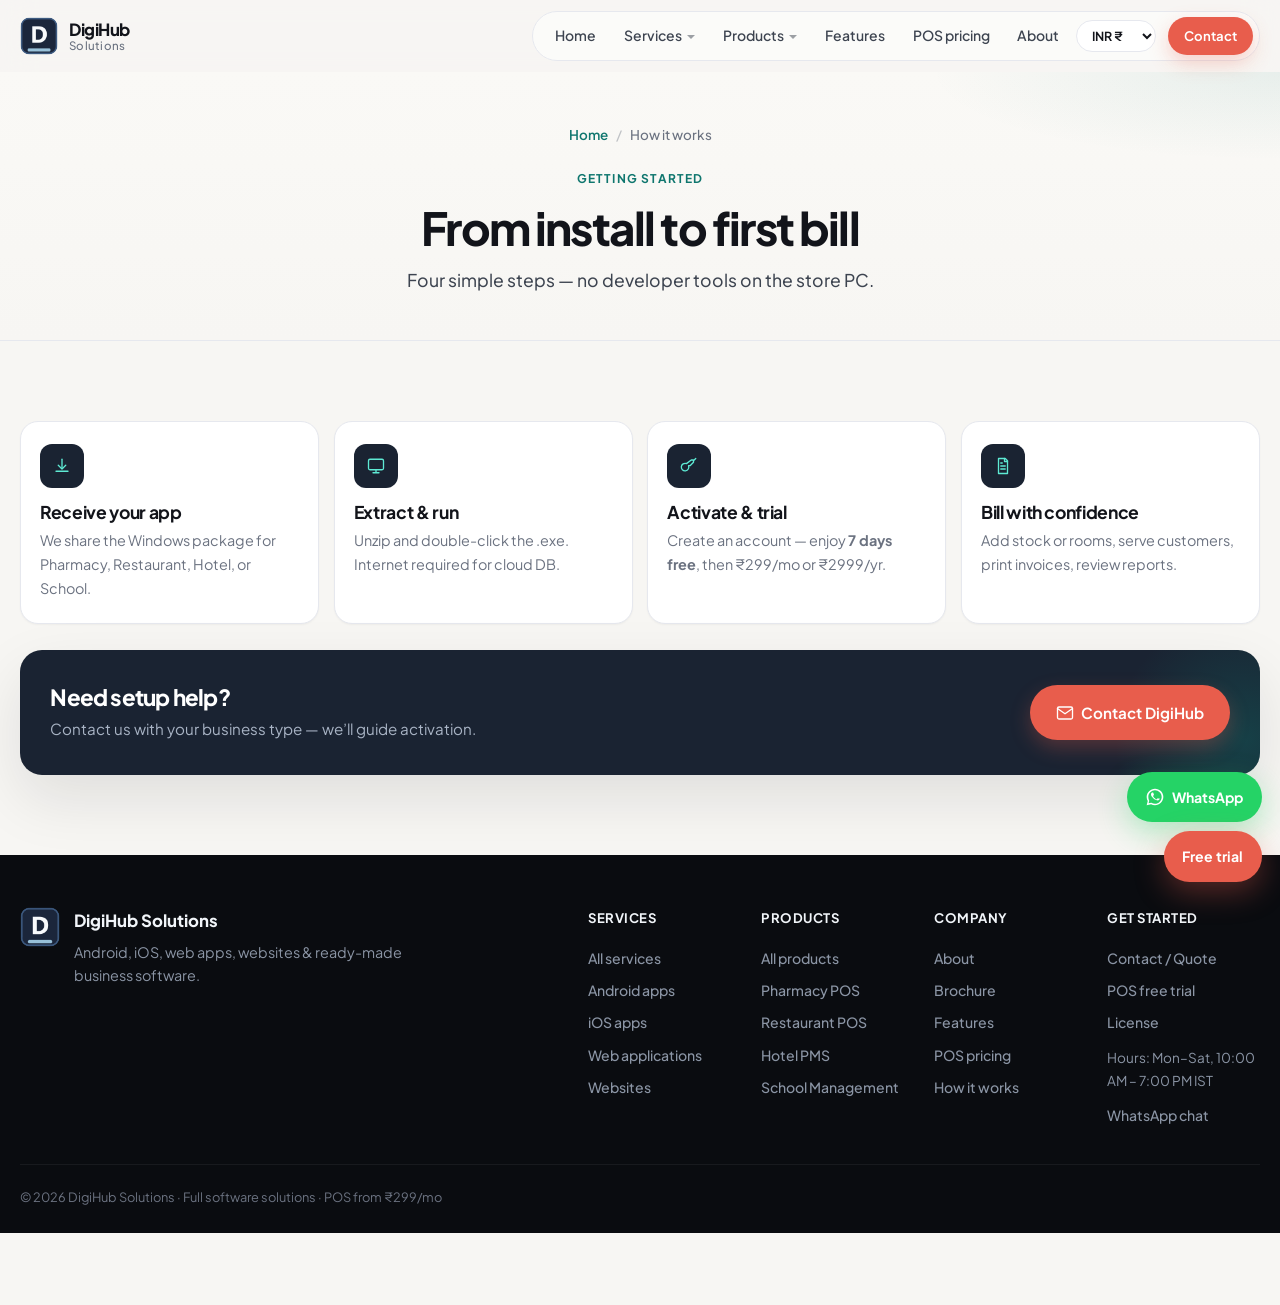
<file: how-it-works.html>
<!DOCTYPE html>
<html lang="en">
<head>
  <meta charset="UTF-8" />
  <meta name="viewport" content="width=device-width, initial-scale=1.0" />
  <meta name="description" content="Install DigiHub Windows POS and start with a 7-day free trial." />
  <meta name="theme-color" content="#0f766e" />
  <title>How it works — DigiHub Solutions</title>
  <link rel="icon" href="assets/logo.png" type="image/png" />
  <link rel="preconnect" href="https://fonts.googleapis.com" />
  <link rel="preconnect" href="https://fonts.gstatic.com" crossorigin />
  <link href="https://fonts.googleapis.com/css2?family=Plus+Jakarta+Sans:ital,wght@0,400;0,500;0,600;0,700;0,800;1,400;1,500&display=swap" rel="stylesheet" />
  <link rel="stylesheet" href="css/styles.css" />
</head>
<body class="has-trial-bar">
  <header class="site-header">
    <div class="container nav">
      <a href="index.html" class="brand" aria-label="DigiHub Solutions home">
        <img src="assets/logo.png" alt="" class="brand-logo" width="36" height="36" />
        <span class="brand-text">
          <strong>DigiHub</strong>
          <span>Solutions</span>
        </span>
      </a>
      <button class="nav-toggle" id="navToggle" aria-label="Open menu" aria-expanded="false" aria-controls="navMenu">
        <span></span><span></span><span></span>
      </button>
      <nav class="nav-menu" id="navMenu" aria-label="Primary">
        <a href="index.html" data-nav="index.html">Home</a>
        <div class="nav-dropdown">
          <a href="services.html" data-nav="services.html">Services</a>
          <div class="nav-dropdown-menu">
            <a href="services.html" data-nav="services.html">All services</a>
            <a href="services.html#android">Android apps</a>
            <a href="services.html#ios">iOS apps</a>
            <a href="services.html#web-apps">Web applications</a>
            <a href="services.html#websites">Websites</a>
            <a href="services.html#custom">Custom software</a>
          </div>
        </div>
        <div class="nav-dropdown">
          <a href="products.html" data-nav="products.html,pharmacy.html,restaurant.html,hotel.html,school.html">Products</a>
          <div class="nav-dropdown-menu">
            <a href="products.html" data-nav="products.html">All products</a>
            <a href="pharmacy.html" data-nav="pharmacy.html">Pharmacy POS</a>
            <a href="restaurant.html" data-nav="restaurant.html">Restaurant POS</a>
            <a href="hotel.html" data-nav="hotel.html">Hotel PMS</a>
            <a href="school.html" data-nav="school.html">School Management</a>
          </div>
        </div>
        <a href="features.html" data-nav="features.html">Features</a>
        <a href="pricing.html" data-nav="pricing.html" title="Billing / POS products only">POS pricing</a>
        <a href="about.html" data-nav="about.html">About</a>
        <!-- <a href="careers.html" data-nav="careers.html">Careers</a> -->
                <select class="currency-select" aria-label="Currency" title="Display currency"></select>
        <a href="contact.html" class="btn btn-sm btn-primary" data-nav="contact.html">Contact</a>
      </nav>
    </div>
  </header>

  <main>
    <section class="page-hero center">
      <div class="container">
        <nav class="breadcrumb"><a href="index.html">Home</a><span class="sep">/</span><span>How it works</span></nav>
        <p class="eyebrow">Getting started</p>
        <h1>From install to first bill</h1>
        <p class="lead">Four simple steps — no developer tools on the store PC.</p>
      </div>
    </section>
    <section class="section">
      <div class="container">
        <ol class="steps">
          <li class="step card-lift"><span class="step-num"><svg class="ico" viewBox="0 0 24 24" width="18" height="18" fill="none" stroke="currentColor" stroke-width="1.75" stroke-linecap="round" stroke-linejoin="round" aria-hidden="true"><path d="M12 3v12"/><path d="M7 11l5 5 5-5"/><path d="M4 19h16"/></svg></span><div><h3>Receive your app</h3><p>We share the Windows package for Pharmacy, Restaurant, Hotel, or School.</p></div></li>
          <li class="step card-lift"><span class="step-num"><svg class="ico" viewBox="0 0 24 24" width="18" height="18" fill="none" stroke="currentColor" stroke-width="1.75" stroke-linecap="round" stroke-linejoin="round" aria-hidden="true"><rect x="2" y="3" width="20" height="14" rx="2"/><path d="M8 21h8M12 17v4"/></svg></span><div><h3>Extract &amp; run</h3><p>Unzip and double-click the .exe. Internet required for cloud DB.</p></div></li>
          <li class="step card-lift"><span class="step-num"><svg class="ico" viewBox="0 0 24 24" width="18" height="18" fill="none" stroke="currentColor" stroke-width="1.75" stroke-linecap="round" stroke-linejoin="round" aria-hidden="true"><path d="M21 2l-2 2m-7.6 7.6a5 5 0 1 1-2.8-2.8L15 4h3v3l-4.6 4.6z"/></svg></span><div><h3>Activate &amp; trial</h3><p>Create an account — enjoy <strong>7 days free</strong>, then ₹299/mo or ₹2999/yr.</p></div></li>
          <li class="step card-lift"><span class="step-num"><svg class="ico" viewBox="0 0 24 24" width="18" height="18" fill="none" stroke="currentColor" stroke-width="1.75" stroke-linecap="round" stroke-linejoin="round" aria-hidden="true"><path d="M6 2h9l3 3v17H6z"/><path d="M14 2v4h4"/><path d="M9 12h6M9 16h6M9 8h2"/></svg></span><div><h3>Bill with confidence</h3><p>Add stock or rooms, serve customers, print invoices, review reports.</p></div></li>
        </ol>
        <br>
        <div class="mini-cta glow">
          <div>
            <h2>Need setup help?</h2>
            <p>Contact us with your business type — we’ll guide activation.</p>
          </div>
          <a href="contact.html" class="btn btn-primary btn-lg"><svg class="ico" viewBox="0 0 24 24" width="18" height="18" fill="none" stroke="currentColor" stroke-width="1.75" stroke-linecap="round" stroke-linejoin="round" aria-hidden="true"><path d="M4 4h16a2 2 0 0 1 2 2v12a2 2 0 0 1-2 2H4a2 2 0 0 1-2-2V6a2 2 0 0 1 2-2z"/><path d="M22 6l-10 7L2 6"/></svg> Contact DigiHub</a>
        </div>
      </div>
    </section>

  </main>

  <footer class="site-footer">
    <div class="container footer-inner">
      <div class="footer-top">
        <div class="footer-brand">
          <img src="assets/logo.png" alt="" width="40" height="40" />
          <div>
            <strong>DigiHub Solutions</strong>
            <p>Android, iOS, web apps, websites &amp; ready-made business software.</p>
          </div>
        </div>
        <div class="footer-cols">
          <div>
            <h4>Services</h4>
            <a href="services.html">All services</a>
            <a href="services.html#android">Android apps</a>
            <a href="services.html#ios">iOS apps</a>
            <a href="services.html#web-apps">Web applications</a>
            <a href="services.html#websites">Websites</a>
          </div>
          <div>
            <h4>Products</h4>
            <a href="products.html">All products</a>
            <a href="pharmacy.html">Pharmacy POS</a>
            <a href="restaurant.html">Restaurant POS</a>
            <a href="hotel.html">Hotel PMS</a>
            <a href="school.html">School Management</a>
          </div>
          <div>
            <h4>Company</h4>
            <a href="about.html">About</a>
            <!-- <a href="careers.html">Careers</a> -->
            <a href="brochure.html">Brochure</a>
            <a href="features.html">Features</a>
            <a href="pricing.html">POS pricing</a>
            <a href="how-it-works.html">How it works</a>
          </div>
          <div>
            <h4>Get started</h4>
            <a href="contact.html">Contact / Quote</a>
            <a href="pricing.html">POS free trial</a>
            <a href="license.html">License</a>
            <p style="font-size:0.85rem;margin:0.5rem 0;color:#8b95a5">Hours: <span data-support-hours>Mon–Sat, 10:00 AM – 7:00 PM IST</span></p>
            <a href="#" data-whatsapp-link>WhatsApp chat</a>
          </div>
        </div>
      </div>
      <p class="footer-copy">© <span id="year"></span> DigiHub Solutions · Full software solutions · POS from ₹299/mo</p>
    </div>
  </footer>


  <div class="fab-stack" aria-label="Quick actions">
    <a class="fab fab-wa" data-whatsapp-link href="#" aria-label="WhatsApp DigiHub">
      <svg viewBox="0 0 24 24" aria-hidden="true"><path d="M17.5 14.4c-.3-.1-1.6-.8-1.8-.9-.2-.1-.4-.1-.6.1-.2.3-.7.9-.8 1-.1.2-.3.2-.6.1-.3-.1-1.2-.4-2.3-1.5-1-1-1.4-1.8-1.6-2.1-.1-.3 0-.4.1-.6l.5-.6c.1-.2.2-.3.3-.5.1-.2 0-.4 0-.5 0-.1-.6-1.5-.8-2-.2-.5-.4-.4-.6-.4h-.5c-.2 0-.5.1-.7.3-.2.3-.9.9-.9 2.1s.9 2.4 1 2.6c.1.2 1.8 2.8 4.4 3.9 1.6.7 2.2.8 3 .7.5-.1 1.6-.6 1.8-1.3.2-.6.2-1.2.1-1.3-.1 0-.3-.1-.6-.2zM12 2C6.5 2 2 6.5 2 12c0 1.8.5 3.4 1.3 4.9L2 22l5.3-1.4c1.4.8 3 1.2 4.7 1.2 5.5 0 10-4.5 10-10S17.5 2 12 2zm0 18.2c-1.5 0-3-.4-4.3-1.2l-.3-.2-3.1.8.8-3-.2-.3C4.4 15 4 13.5 4 12 4 7.6 7.6 4 12 4s8 3.6 8 8-3.6 8.2-8 8.2z"/></svg>
      <span class="label">WhatsApp</span>
    </a>
    <a class="fab" href="contact.html"><span class="label">Free trial</span></a>
  </div>

  <script src="js/config.js"></script>
  <script src="js/main.js"></script>
</body>
</html>
</file>
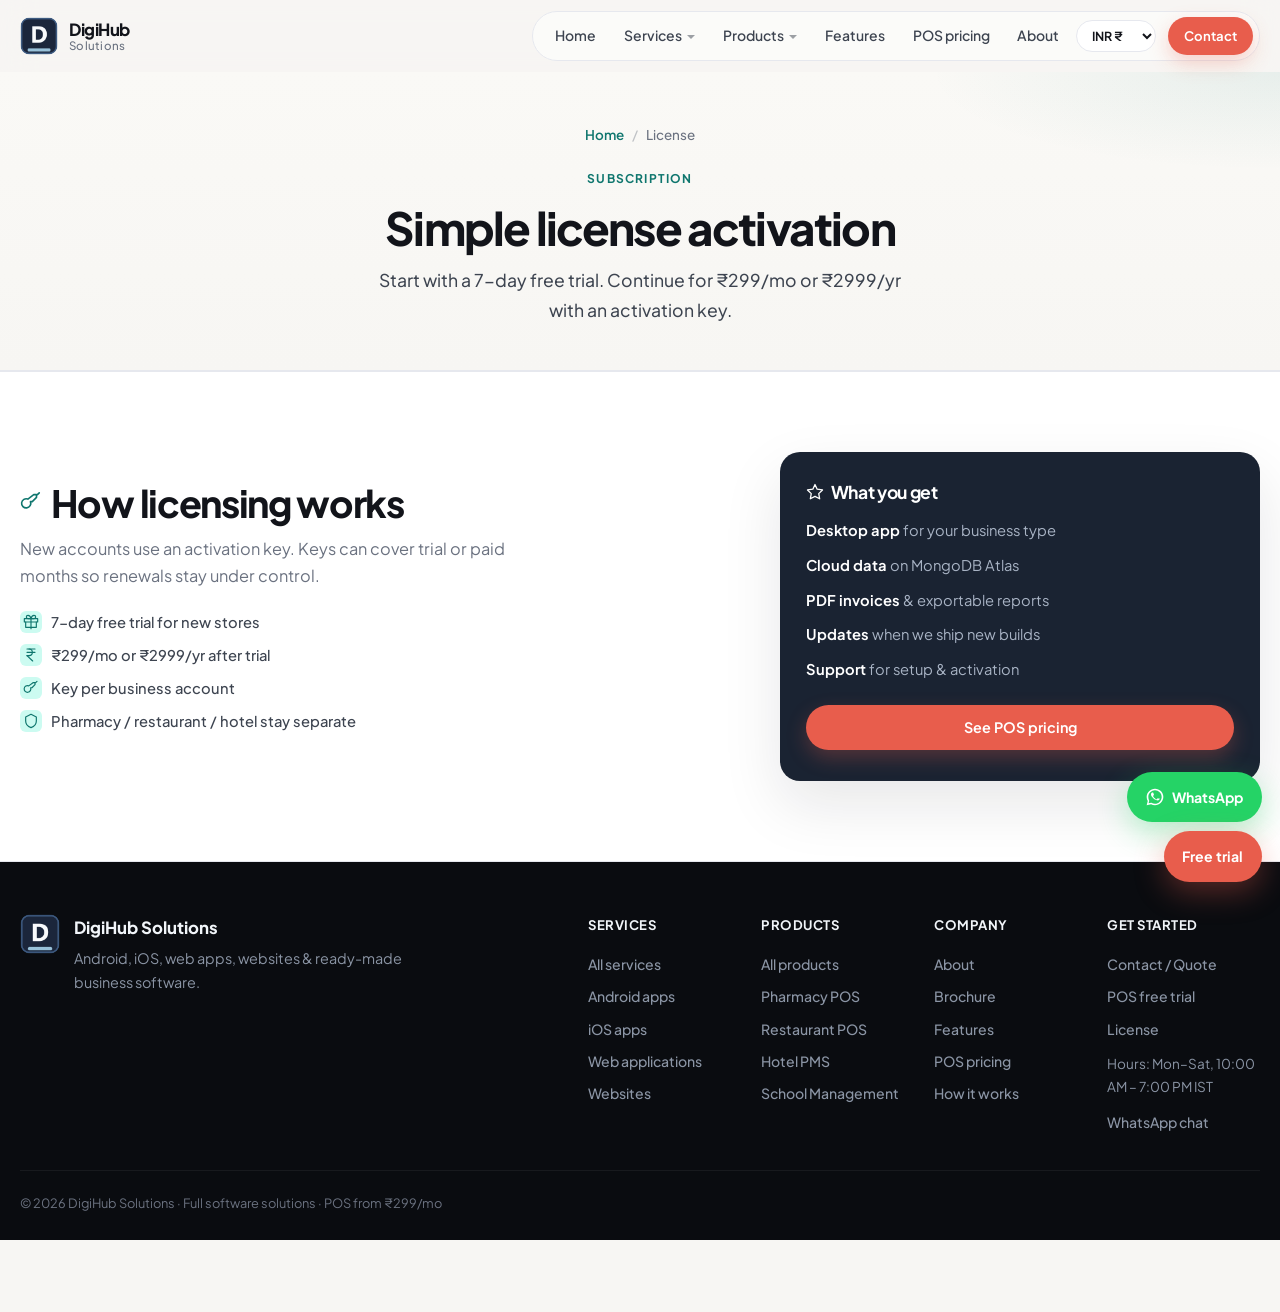
<file: license.html>
<!DOCTYPE html>
<html lang="en">
<head>
  <meta charset="UTF-8" />
  <meta name="viewport" content="width=device-width, initial-scale=1.0" />
  <meta name="description" content="DigiHub license: 7-day free trial, then ₹299/mo or ₹2999/yr." />
  <meta name="theme-color" content="#0f766e" />
  <title>License — DigiHub Solutions</title>
  <link rel="icon" href="assets/logo.png" type="image/png" />
  <link rel="preconnect" href="https://fonts.googleapis.com" />
  <link rel="preconnect" href="https://fonts.gstatic.com" crossorigin />
  <link href="https://fonts.googleapis.com/css2?family=Plus+Jakarta+Sans:ital,wght@0,400;0,500;0,600;0,700;0,800;1,400;1,500&display=swap" rel="stylesheet" />
  <link rel="stylesheet" href="css/styles.css" />
</head>
<body class="has-trial-bar">
  <header class="site-header">
    <div class="container nav">
      <a href="index.html" class="brand" aria-label="DigiHub Solutions home">
        <img src="assets/logo.png" alt="" class="brand-logo" width="36" height="36" />
        <span class="brand-text">
          <strong>DigiHub</strong>
          <span>Solutions</span>
        </span>
      </a>
      <button class="nav-toggle" id="navToggle" aria-label="Open menu" aria-expanded="false" aria-controls="navMenu">
        <span></span><span></span><span></span>
      </button>
      <nav class="nav-menu" id="navMenu" aria-label="Primary">
        <a href="index.html" data-nav="index.html">Home</a>
        <div class="nav-dropdown">
          <a href="services.html" data-nav="services.html">Services</a>
          <div class="nav-dropdown-menu">
            <a href="services.html" data-nav="services.html">All services</a>
            <a href="services.html#android">Android apps</a>
            <a href="services.html#ios">iOS apps</a>
            <a href="services.html#web-apps">Web applications</a>
            <a href="services.html#websites">Websites</a>
            <a href="services.html#custom">Custom software</a>
          </div>
        </div>
        <div class="nav-dropdown">
          <a href="products.html" data-nav="products.html,pharmacy.html,restaurant.html,hotel.html,school.html">Products</a>
          <div class="nav-dropdown-menu">
            <a href="products.html" data-nav="products.html">All products</a>
            <a href="pharmacy.html" data-nav="pharmacy.html">Pharmacy POS</a>
            <a href="restaurant.html" data-nav="restaurant.html">Restaurant POS</a>
            <a href="hotel.html" data-nav="hotel.html">Hotel PMS</a>
            <a href="school.html" data-nav="school.html">School Management</a>
          </div>
        </div>
        <a href="features.html" data-nav="features.html">Features</a>
        <a href="pricing.html" data-nav="pricing.html" title="Billing / POS products only">POS pricing</a>
        <a href="about.html" data-nav="about.html">About</a>
        <!-- <a href="careers.html" data-nav="careers.html">Careers</a> -->
                <select class="currency-select" aria-label="Currency" title="Display currency"></select>
        <a href="contact.html" class="btn btn-sm btn-primary" data-nav="contact.html">Contact</a>
      </nav>
    </div>
  </header>

  <main>
    <section class="page-hero center">
      <div class="container">
        <nav class="breadcrumb"><a href="index.html">Home</a><span class="sep">/</span><span>License</span></nav>
        <p class="eyebrow">Subscription</p>
        <h1>Simple license activation</h1>
        <p class="lead">Start with a 7-day free trial. Continue for ₹299/mo or ₹2999/yr with an activation key.</p>
      </div>
    </section>
    <section class="section section-alt">
      <div class="container license-grid">
        <div>
          <h2 class="with-ico"><svg class="ico" viewBox="0 0 24 24" width="22" height="22" fill="none" stroke="currentColor" stroke-width="1.75" stroke-linecap="round" stroke-linejoin="round" aria-hidden="true"><path d="M21 2l-2 2m-7.6 7.6a5 5 0 1 1-2.8-2.8L15 4h3v3l-4.6 4.6z"/></svg> How licensing works</h2>
          <p class="section-sub left" style="margin-bottom:1.25rem">
            New accounts use an activation key. Keys can cover trial or paid months so renewals stay under control.
          </p>
          <ul class="icon-list">
                          <li><span class="li-ico"><svg class="ico" viewBox="0 0 24 24" width="16" height="16" fill="none" stroke="currentColor" stroke-width="1.75" stroke-linecap="round" stroke-linejoin="round" aria-hidden="true"><path d="M20 12v8H4v-8"/><path d="M2 7h20v5H2z"/><path d="M12 22V7"/><path d="M12 7H7.5a2.5 2.5 0 0 1 0-5C11 2 12 7 12 7z"/><path d="M12 7h4.5a2.5 2.5 0 0 0 0-5C13 2 12 7 12 7z"/></svg></span>7-day free trial for new stores</li>
                          <li><span class="li-ico"><svg class="ico" viewBox="0 0 24 24" width="16" height="16" fill="none" stroke="currentColor" stroke-width="1.75" stroke-linecap="round" stroke-linejoin="round" aria-hidden="true"><path d="M6 3h12"/><path d="M6 8h12"/><path d="M6 13h3"/><path d="M9 13c6.667 0 6.667-10 0-10"/><path d="m6 13 8.5 8"/></svg></span>₹299/mo or ₹2999/yr after trial</li>
                          <li><span class="li-ico"><svg class="ico" viewBox="0 0 24 24" width="16" height="16" fill="none" stroke="currentColor" stroke-width="1.75" stroke-linecap="round" stroke-linejoin="round" aria-hidden="true"><path d="M21 2l-2 2m-7.6 7.6a5 5 0 1 1-2.8-2.8L15 4h3v3l-4.6 4.6z"/></svg></span>Key per business account</li>
                          <li><span class="li-ico"><svg class="ico" viewBox="0 0 24 24" width="16" height="16" fill="none" stroke="currentColor" stroke-width="1.75" stroke-linecap="round" stroke-linejoin="round" aria-hidden="true"><path d="M12 2l8 4v6c0 5-3.5 8.5-8 10-4.5-1.5-8-5-8-10V6l8-4z"/></svg></span>Pharmacy / restaurant / hotel stay separate</li>
          </ul>
        </div>
        <div class="license-card">
          <h3><svg class="ico" viewBox="0 0 24 24" width="18" height="18" fill="none" stroke="currentColor" stroke-width="1.75" stroke-linecap="round" stroke-linejoin="round" aria-hidden="true"><path d="M12 2l2.9 6.3L22 9.3l-5 4.9 1.2 6.8L12 17.8 5.8 21l1.2-6.8-5-4.9 7.1-1z"/></svg> What you get</h3>
          <ul>
            <li><strong>Desktop app</strong> for your business type</li>
            <li><strong>Cloud data</strong> on MongoDB Atlas</li>
            <li><strong>PDF invoices</strong> &amp; exportable reports</li>
            <li><strong>Updates</strong> when we ship new builds</li>
            <li><strong>Support</strong> for setup &amp; activation</li>
          </ul>
          <a href="pricing.html" class="btn btn-primary btn-block">See POS pricing</a>
        </div>
      </div>
    </section>

  </main>

  <footer class="site-footer">
    <div class="container footer-inner">
      <div class="footer-top">
        <div class="footer-brand">
          <img src="assets/logo.png" alt="" width="40" height="40" />
          <div>
            <strong>DigiHub Solutions</strong>
            <p>Android, iOS, web apps, websites &amp; ready-made business software.</p>
          </div>
        </div>
        <div class="footer-cols">
          <div>
            <h4>Services</h4>
            <a href="services.html">All services</a>
            <a href="services.html#android">Android apps</a>
            <a href="services.html#ios">iOS apps</a>
            <a href="services.html#web-apps">Web applications</a>
            <a href="services.html#websites">Websites</a>
          </div>
          <div>
            <h4>Products</h4>
            <a href="products.html">All products</a>
            <a href="pharmacy.html">Pharmacy POS</a>
            <a href="restaurant.html">Restaurant POS</a>
            <a href="hotel.html">Hotel PMS</a>
            <a href="school.html">School Management</a>
          </div>
          <div>
            <h4>Company</h4>
            <a href="about.html">About</a>
            <!-- <a href="careers.html">Careers</a> -->
            <a href="brochure.html">Brochure</a>
            <a href="features.html">Features</a>
            <a href="pricing.html">POS pricing</a>
            <a href="how-it-works.html">How it works</a>
          </div>
          <div>
            <h4>Get started</h4>
            <a href="contact.html">Contact / Quote</a>
            <a href="pricing.html">POS free trial</a>
            <a href="license.html">License</a>
            <p style="font-size:0.85rem;margin:0.5rem 0;color:#8b95a5">Hours: <span data-support-hours>Mon–Sat, 10:00 AM – 7:00 PM IST</span></p>
            <a href="#" data-whatsapp-link>WhatsApp chat</a>
          </div>
        </div>
      </div>
      <p class="footer-copy">© <span id="year"></span> DigiHub Solutions · Full software solutions · POS from ₹299/mo</p>
    </div>
  </footer>


  <div class="fab-stack" aria-label="Quick actions">
    <a class="fab fab-wa" data-whatsapp-link href="#" aria-label="WhatsApp DigiHub">
      <svg viewBox="0 0 24 24" aria-hidden="true"><path d="M17.5 14.4c-.3-.1-1.6-.8-1.8-.9-.2-.1-.4-.1-.6.1-.2.3-.7.9-.8 1-.1.2-.3.2-.6.1-.3-.1-1.2-.4-2.3-1.5-1-1-1.4-1.8-1.6-2.1-.1-.3 0-.4.1-.6l.5-.6c.1-.2.2-.3.3-.5.1-.2 0-.4 0-.5 0-.1-.6-1.5-.8-2-.2-.5-.4-.4-.6-.4h-.5c-.2 0-.5.1-.7.3-.2.3-.9.9-.9 2.1s.9 2.4 1 2.6c.1.2 1.8 2.8 4.4 3.9 1.6.7 2.2.8 3 .7.5-.1 1.6-.6 1.8-1.3.2-.6.2-1.2.1-1.3-.1 0-.3-.1-.6-.2zM12 2C6.5 2 2 6.5 2 12c0 1.8.5 3.4 1.3 4.9L2 22l5.3-1.4c1.4.8 3 1.2 4.7 1.2 5.5 0 10-4.5 10-10S17.5 2 12 2zm0 18.2c-1.5 0-3-.4-4.3-1.2l-.3-.2-3.1.8.8-3-.2-.3C4.4 15 4 13.5 4 12 4 7.6 7.6 4 12 4s8 3.6 8 8-3.6 8.2-8 8.2z"/></svg>
      <span class="label">WhatsApp</span>
    </a>
    <a class="fab" href="contact.html"><span class="label">Free trial</span></a>
  </div>

  <script src="js/config.js"></script>
  <script src="js/main.js"></script>
</body>
</html>
</file>
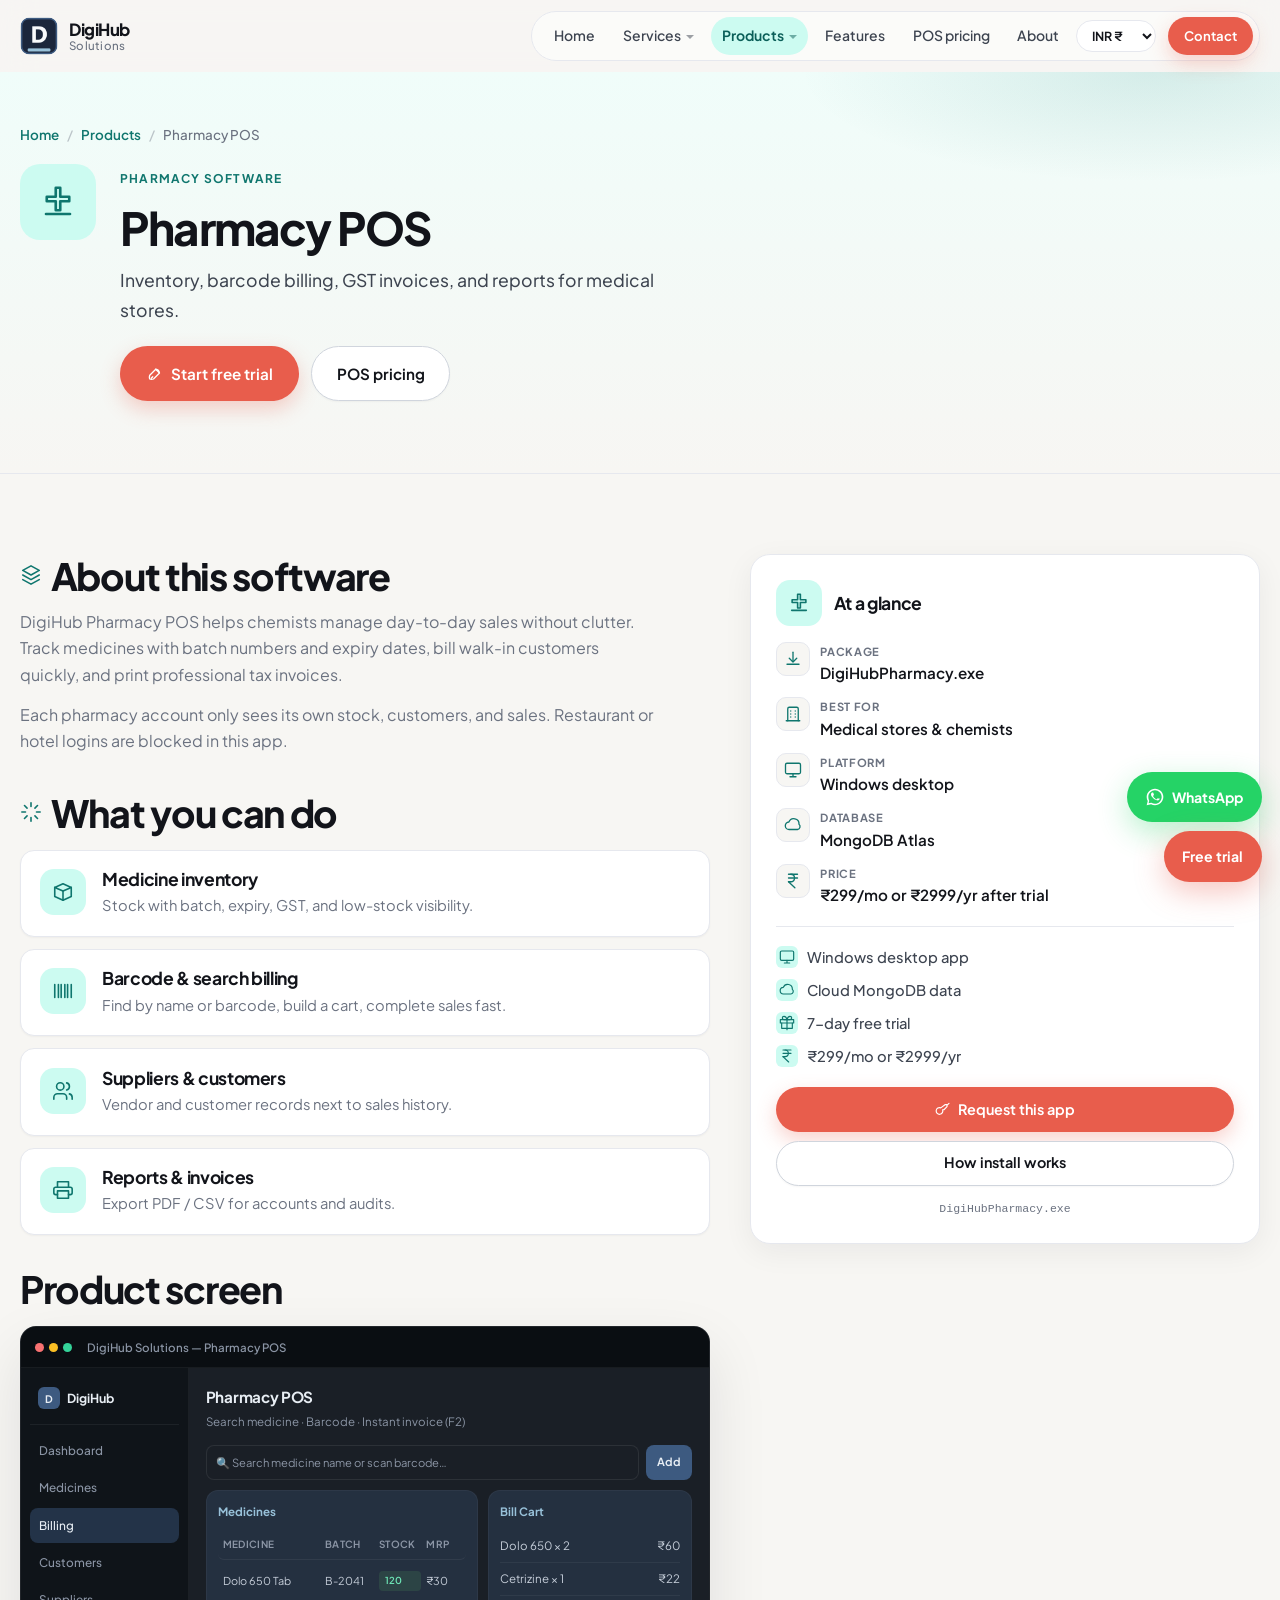
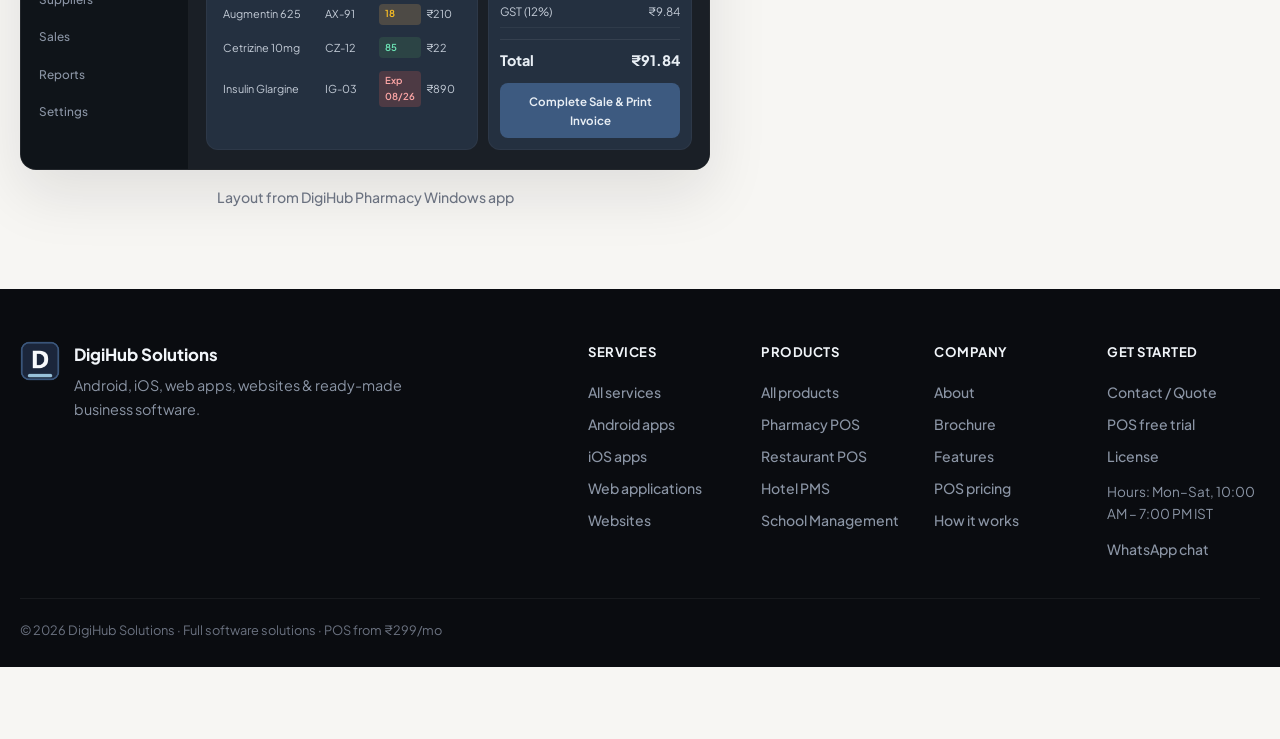
<file: pharmacy.html>
<!DOCTYPE html>
<html lang="en">
<head>
  <meta charset="UTF-8" />
  <meta name="viewport" content="width=device-width, initial-scale=1.0" />
  <meta name="description" content="Pharmacy POS with batch, barcode billing, GST invoices. 7-day free trial · ₹299/mo or ₹2999/yr." />
  <meta name="theme-color" content="#0f766e" />
  <title>Pharmacy POS — DigiHub Solutions</title>
  <link rel="icon" href="assets/logo.png" type="image/png" />
  <link rel="preconnect" href="https://fonts.googleapis.com" />
  <link rel="preconnect" href="https://fonts.gstatic.com" crossorigin />
  <link href="https://fonts.googleapis.com/css2?family=Plus+Jakarta+Sans:ital,wght@0,400;0,500;0,600;0,700;0,800;1,400;1,500&display=swap" rel="stylesheet" />
  <link rel="stylesheet" href="css/styles.css" />
</head>
<body class="has-trial-bar">
  <header class="site-header">
    <div class="container nav">
      <a href="index.html" class="brand" aria-label="DigiHub Solutions home">
        <img src="assets/logo.png" alt="" class="brand-logo" width="36" height="36" />
        <span class="brand-text">
          <strong>DigiHub</strong>
          <span>Solutions</span>
        </span>
      </a>
      <button class="nav-toggle" id="navToggle" aria-label="Open menu" aria-expanded="false" aria-controls="navMenu">
        <span></span><span></span><span></span>
      </button>
      <nav class="nav-menu" id="navMenu" aria-label="Primary">
        <a href="index.html" data-nav="index.html">Home</a>
        <div class="nav-dropdown">
          <a href="services.html" data-nav="services.html">Services</a>
          <div class="nav-dropdown-menu">
            <a href="services.html" data-nav="services.html">All services</a>
            <a href="services.html#android">Android apps</a>
            <a href="services.html#ios">iOS apps</a>
            <a href="services.html#web-apps">Web applications</a>
            <a href="services.html#websites">Websites</a>
            <a href="services.html#custom">Custom software</a>
          </div>
        </div>
        <div class="nav-dropdown">
          <a href="products.html" data-nav="products.html,pharmacy.html,restaurant.html,hotel.html,school.html">Products</a>
          <div class="nav-dropdown-menu">
            <a href="products.html" data-nav="products.html">All products</a>
            <a href="pharmacy.html" data-nav="pharmacy.html">Pharmacy POS</a>
            <a href="restaurant.html" data-nav="restaurant.html">Restaurant POS</a>
            <a href="hotel.html" data-nav="hotel.html">Hotel PMS</a>
            <a href="school.html" data-nav="school.html">School Management</a>
          </div>
        </div>
        <a href="features.html" data-nav="features.html">Features</a>
        <a href="pricing.html" data-nav="pricing.html" title="Billing / POS products only">POS pricing</a>
        <a href="about.html" data-nav="about.html">About</a>
        <!-- <a href="careers.html" data-nav="careers.html">Careers</a> -->
                <select class="currency-select" aria-label="Currency" title="Display currency"></select>
        <a href="contact.html" class="btn btn-sm btn-primary" data-nav="contact.html">Contact</a>
      </nav>
    </div>
  </header>

  <main>
    <section class="page-hero product-hero pharmacy">
      <div class="hero-orbs soft" aria-hidden="true"><span></span><span></span></div>
      <div class="container">
        <nav class="breadcrumb">
          <a href="index.html">Home</a><span class="sep">/</span>
          <a href="products.html">Products</a><span class="sep">/</span>
          <span>Pharmacy POS</span>
        </nav>
        <div class="product-hero-row">
          <div class="product-icon xl pharmacy"><svg class="ico" viewBox="0 0 24 24" width="36" height="36" fill="none" stroke="currentColor" stroke-width="1.75" stroke-linecap="round" stroke-linejoin="round" aria-hidden="true"><path d="M10.5 2.5h3v6h6v3h-6v6h-3v-6h-6v-3h6z"/><path d="M4 20h16"/></svg></div>
          <div>
            <p class="eyebrow">Pharmacy software</p>
            <h1>Pharmacy POS</h1>
            <p class="lead">Inventory, barcode billing, GST invoices, and reports for medical stores.</p>
            <div class="hero-actions" style="margin-top:1.25rem">
              <a href="contact.html?product=pharmacy" class="btn btn-primary btn-lg"><svg class="ico" viewBox="0 0 24 24" width="18" height="18" fill="none" stroke="currentColor" stroke-width="1.75" stroke-linecap="round" stroke-linejoin="round" aria-hidden="true"><path d="M5 15c-1 3 0 5 0 5s2 1 5 0l8-8a6 6 0 0 0-5-5l-8 8z"/><path d="M13 7l4 4"/><path d="M9 17l-2 2"/></svg> Start free trial</a>
              <a href="pricing.html" class="btn btn-ghost btn-lg">POS pricing</a>
            </div>
          </div>
        </div>
      </div>
    </section>

    <section class="section">
      <div class="container detail-grid">
        <div>
          <h2 class="with-ico"><svg class="ico" viewBox="0 0 24 24" width="22" height="22" fill="none" stroke="currentColor" stroke-width="1.75" stroke-linecap="round" stroke-linejoin="round" aria-hidden="true"><path d="M12 2l9 5-9 5-9-5 9-5z"/><path d="M3 12l9 5 9-5"/><path d="M3 17l9 5 9-5"/></svg> About this software</h2>
          <div class="content-block">
            <p>DigiHub Pharmacy POS helps chemists manage day-to-day sales without clutter. Track medicines with batch numbers and expiry dates, bill walk-in customers quickly, and print professional tax invoices.</p>
            <p>Each pharmacy account only sees its own stock, customers, and sales. Restaurant or hotel logins are blocked in this app.</p>
          </div>
          <h2 class="with-ico" style="margin-top:2.25rem"><svg class="ico" viewBox="0 0 24 24" width="22" height="22" fill="none" stroke="currentColor" stroke-width="1.75" stroke-linecap="round" stroke-linejoin="round" aria-hidden="true"><path d="M12 2v4M12 18v4M4.9 4.9l2.8 2.8M16.3 16.3l2.8 2.8M2 12h4M18 12h4M4.9 19.1l2.8-2.8M16.3 7.7l2.8-2.8"/></svg> What you can do</h2>
          <div class="feature-list-rich">
            <article class="rich-card card-lift">
              <div class="icon-bubble pharmacy"><svg class="ico" viewBox="0 0 24 24" width="22" height="22" fill="none" stroke="currentColor" stroke-width="1.75" stroke-linecap="round" stroke-linejoin="round" aria-hidden="true"><path d="M3 7l9-4 9 4-9 4-9-4z"/><path d="M3 7v10l9 4 9-4V7"/><path d="M12 11v10"/></svg></div>
              <div>
                <h3>Medicine inventory</h3>
                <p>Stock with batch, expiry, GST, and low-stock visibility.</p>
              </div>
            </article>
            <article class="rich-card card-lift">
              <div class="icon-bubble pharmacy"><svg class="ico" viewBox="0 0 24 24" width="22" height="22" fill="none" stroke="currentColor" stroke-width="1.75" stroke-linecap="round" stroke-linejoin="round" aria-hidden="true"><path d="M3 5v14M7 5v14M10 5v14M14 5v14M17 5v14M21 5v14"/></svg></div>
              <div>
                <h3>Barcode & search billing</h3>
                <p>Find by name or barcode, build a cart, complete sales fast.</p>
              </div>
            </article>
            <article class="rich-card card-lift">
              <div class="icon-bubble pharmacy"><svg class="ico" viewBox="0 0 24 24" width="22" height="22" fill="none" stroke="currentColor" stroke-width="1.75" stroke-linecap="round" stroke-linejoin="round" aria-hidden="true"><path d="M16 21v-2a4 4 0 0 0-4-4H6a4 4 0 0 0-4 4v2"/><circle cx="9" cy="7" r="4"/><path d="M22 21v-2a4 4 0 0 0-3-3.87"/><path d="M16 3.13a4 4 0 0 1 0 7.75"/></svg></div>
              <div>
                <h3>Suppliers & customers</h3>
                <p>Vendor and customer records next to sales history.</p>
              </div>
            </article>
            <article class="rich-card card-lift">
              <div class="icon-bubble pharmacy"><svg class="ico" viewBox="0 0 24 24" width="22" height="22" fill="none" stroke="currentColor" stroke-width="1.75" stroke-linecap="round" stroke-linejoin="round" aria-hidden="true"><path d="M6 9V3h12v6"/><path d="M6 17H4a2 2 0 0 1-2-2v-4a2 2 0 0 1 2-2h16a2 2 0 0 1 2 2v4a2 2 0 0 1-2 2h-2"/><rect x="6" y="13" width="12" height="8"/></svg></div>
              <div>
                <h3>Reports & invoices</h3>
                <p>Export PDF / CSV for accounts and audits.</p>
              </div>
            </article>
          </div>

        <div class="product-shot-wrap">
          <h2 class="with-ico" style="margin-bottom:1rem">Product screen</h2>
          
<div class="app-shot" role="img" aria-label="DigiHub Pharmacy POS screenshot">
  <div class="app-shot-bar"><span class="dots"><i></i><i></i><i></i></span> DigiHub Solutions — Pharmacy POS</div>
  <div class="app-shot-body">
    <aside class="app-side">
      <div class="app-brand"><span>D</span> DigiHub</div>
      <nav>
        <a href="#">Dashboard</a>
        <a href="#">Medicines</a>
        <a class="on" href="#">Billing</a>
        <a href="#">Customers</a>
        <a href="#">Suppliers</a>
        <a href="#">Sales</a>
        <a href="#">Reports</a>
        <a href="#">Settings</a>
      </nav>
    </aside>
    <div class="app-main">
      <h4>Pharmacy POS</h4>
      <p class="sub">Search medicine · Barcode · Instant invoice (F2)</p>
      <div class="app-search"><span>🔍 Search medicine name or scan barcode…</span><em>Add</em></div>
      <div class="app-split">
        <div class="app-box">
          <div class="box-title">Medicines</div>
          <div class="app-row head"><span>Medicine</span><span>Batch</span><span>Stock</span><span>MRP</span></div>
          <div class="app-row"><span>Dolo 650 Tab</span><span>B-2041</span><span class="tag green">120</span><span>₹30</span></div>
          <div class="app-row"><span>Augmentin 625</span><span>AX-91</span><span class="tag amber">18</span><span>₹210</span></div>
          <div class="app-row"><span>Cetrizine 10mg</span><span>CZ-12</span><span class="tag green">85</span><span>₹22</span></div>
          <div class="app-row"><span>Insulin Glargine</span><span>IG-03</span><span class="tag red">Exp 08/26</span><span>₹890</span></div>
        </div>
        <div class="app-box">
          <div class="box-title">Bill Cart</div>
          <div class="app-cart-line"><span>Dolo 650 × 2</span><span>₹60</span></div>
          <div class="app-cart-line"><span>Cetrizine × 1</span><span>₹22</span></div>
          <div class="app-cart-line"><span>GST (12%)</span><span>₹9.84</span></div>
          <div class="app-total"><span>Total</span><span>₹91.84</span></div>
          <div class="app-btn">Complete Sale &amp; Print Invoice</div>
        </div>
      </div>
    </div>
  </div>
</div>
          <p class="shot-caption">Layout from DigiHub Pharmacy Windows app</p>
        </div>
        </div>
        <aside class="detail-panel glass-panel">
          <div class="panel-head">
            <div class="icon-bubble pharmacy"><svg class="ico" viewBox="0 0 24 24" width="22" height="22" fill="none" stroke="currentColor" stroke-width="1.75" stroke-linecap="round" stroke-linejoin="round" aria-hidden="true"><path d="M10.5 2.5h3v6h6v3h-6v6h-3v-6h-6v-3h6z"/><path d="M4 20h16"/></svg></div>
            <h3>At a glance</h3>
          </div>
          <dl class="detail-meta">
            <div class="meta-row">
              <span class="meta-ico"><svg class="ico" viewBox="0 0 24 24" width="18" height="18" fill="none" stroke="currentColor" stroke-width="1.75" stroke-linecap="round" stroke-linejoin="round" aria-hidden="true"><path d="M12 3v12"/><path d="M7 11l5 5 5-5"/><path d="M4 19h16"/></svg></span>
              <div><dt>Package</dt><dd>DigiHubPharmacy.exe</dd></div>
            </div>
            <div class="meta-row">
              <span class="meta-ico"><svg class="ico" viewBox="0 0 24 24" width="18" height="18" fill="none" stroke="currentColor" stroke-width="1.75" stroke-linecap="round" stroke-linejoin="round" aria-hidden="true"><path d="M3 21h18"/><path d="M5 21V5a2 2 0 0 1 2-2h10a2 2 0 0 1 2 2v16"/><path d="M9 8h.01M15 8h.01M9 12h.01M15 12h.01M9 16h.01M15 16h.01"/></svg></span>
              <div><dt>Best for</dt><dd>Medical stores &amp; chemists</dd></div>
            </div>
            <div class="meta-row">
              <span class="meta-ico"><svg class="ico" viewBox="0 0 24 24" width="18" height="18" fill="none" stroke="currentColor" stroke-width="1.75" stroke-linecap="round" stroke-linejoin="round" aria-hidden="true"><rect x="2" y="3" width="20" height="14" rx="2"/><path d="M8 21h8M12 17v4"/></svg></span>
              <div><dt>Platform</dt><dd>Windows desktop</dd></div>
            </div>
            <div class="meta-row">
              <span class="meta-ico"><svg class="ico" viewBox="0 0 24 24" width="18" height="18" fill="none" stroke="currentColor" stroke-width="1.75" stroke-linecap="round" stroke-linejoin="round" aria-hidden="true"><path d="M18 18H7a5 5 0 0 1-.5-10A7 7 0 0 1 20 11a4 4 0 0 1-2 7z"/></svg></span>
              <div><dt>Database</dt><dd>MongoDB Atlas</dd></div>
            </div>
            <div class="meta-row">
              <span class="meta-ico"><svg class="ico" viewBox="0 0 24 24" width="18" height="18" fill="none" stroke="currentColor" stroke-width="1.75" stroke-linecap="round" stroke-linejoin="round" aria-hidden="true"><path d="M6 3h12"/><path d="M6 8h12"/><path d="M6 13h3"/><path d="M9 13c6.667 0 6.667-10 0-10"/><path d="m6 13 8.5 8"/></svg></span>
              <div><dt>Price</dt><dd>₹299/mo or ₹2999/yr after trial</dd></div>
            </div>
          </dl>
          <ul class="icon-list">
                          <li><span class="li-ico"><svg class="ico" viewBox="0 0 24 24" width="16" height="16" fill="none" stroke="currentColor" stroke-width="1.75" stroke-linecap="round" stroke-linejoin="round" aria-hidden="true"><rect x="2" y="3" width="20" height="14" rx="2"/><path d="M8 21h8M12 17v4"/></svg></span>Windows desktop app</li>
                          <li><span class="li-ico"><svg class="ico" viewBox="0 0 24 24" width="16" height="16" fill="none" stroke="currentColor" stroke-width="1.75" stroke-linecap="round" stroke-linejoin="round" aria-hidden="true"><path d="M18 18H7a5 5 0 0 1-.5-10A7 7 0 0 1 20 11a4 4 0 0 1-2 7z"/></svg></span>Cloud MongoDB data</li>
                          <li><span class="li-ico"><svg class="ico" viewBox="0 0 24 24" width="16" height="16" fill="none" stroke="currentColor" stroke-width="1.75" stroke-linecap="round" stroke-linejoin="round" aria-hidden="true"><path d="M20 12v8H4v-8"/><path d="M2 7h20v5H2z"/><path d="M12 22V7"/><path d="M12 7H7.5a2.5 2.5 0 0 1 0-5C11 2 12 7 12 7z"/><path d="M12 7h4.5a2.5 2.5 0 0 0 0-5C13 2 12 7 12 7z"/></svg></span>7-day free trial</li>
                          <li><span class="li-ico"><svg class="ico" viewBox="0 0 24 24" width="16" height="16" fill="none" stroke="currentColor" stroke-width="1.75" stroke-linecap="round" stroke-linejoin="round" aria-hidden="true"><path d="M6 3h12"/><path d="M6 8h12"/><path d="M6 13h3"/><path d="M9 13c6.667 0 6.667-10 0-10"/><path d="m6 13 8.5 8"/></svg></span>₹299/mo or ₹2999/yr</li>
          </ul>
          <a href="contact.html?product=pharmacy" class="btn btn-primary btn-block"><svg class="ico" viewBox="0 0 24 24" width="16" height="16" fill="none" stroke="currentColor" stroke-width="1.75" stroke-linecap="round" stroke-linejoin="round" aria-hidden="true"><path d="M21 2l-2 2m-7.6 7.6a5 5 0 1 1-2.8-2.8L15 4h3v3l-4.6 4.6z"/></svg> Request this app</a>
          <a href="how-it-works.html" class="btn btn-ghost btn-block" style="margin-top:0.55rem">How install works</a>
          <p class="panel-exe">DigiHubPharmacy.exe</p>
        </aside>
      </div>
    </section>

  </main>

  <footer class="site-footer">
    <div class="container footer-inner">
      <div class="footer-top">
        <div class="footer-brand">
          <img src="assets/logo.png" alt="" width="40" height="40" />
          <div>
            <strong>DigiHub Solutions</strong>
            <p>Android, iOS, web apps, websites &amp; ready-made business software.</p>
          </div>
        </div>
        <div class="footer-cols">
          <div>
            <h4>Services</h4>
            <a href="services.html">All services</a>
            <a href="services.html#android">Android apps</a>
            <a href="services.html#ios">iOS apps</a>
            <a href="services.html#web-apps">Web applications</a>
            <a href="services.html#websites">Websites</a>
          </div>
          <div>
            <h4>Products</h4>
            <a href="products.html">All products</a>
            <a href="pharmacy.html">Pharmacy POS</a>
            <a href="restaurant.html">Restaurant POS</a>
            <a href="hotel.html">Hotel PMS</a>
            <a href="school.html">School Management</a>
          </div>
          <div>
            <h4>Company</h4>
            <a href="about.html">About</a>
            <!-- <a href="careers.html">Careers</a> -->
            <a href="brochure.html">Brochure</a>
            <a href="features.html">Features</a>
            <a href="pricing.html">POS pricing</a>
            <a href="how-it-works.html">How it works</a>
          </div>
          <div>
            <h4>Get started</h4>
            <a href="contact.html">Contact / Quote</a>
            <a href="pricing.html">POS free trial</a>
            <a href="license.html">License</a>
            <p style="font-size:0.85rem;margin:0.5rem 0;color:#8b95a5">Hours: <span data-support-hours>Mon–Sat, 10:00 AM – 7:00 PM IST</span></p>
            <a href="#" data-whatsapp-link>WhatsApp chat</a>
          </div>
        </div>
      </div>
      <p class="footer-copy">© <span id="year"></span> DigiHub Solutions · Full software solutions · POS from ₹299/mo</p>
    </div>
  </footer>


  <div class="fab-stack" aria-label="Quick actions">
    <a class="fab fab-wa" data-whatsapp-link href="#" aria-label="WhatsApp DigiHub">
      <svg viewBox="0 0 24 24" aria-hidden="true"><path d="M17.5 14.4c-.3-.1-1.6-.8-1.8-.9-.2-.1-.4-.1-.6.1-.2.3-.7.9-.8 1-.1.2-.3.2-.6.1-.3-.1-1.2-.4-2.3-1.5-1-1-1.4-1.8-1.6-2.1-.1-.3 0-.4.1-.6l.5-.6c.1-.2.2-.3.3-.5.1-.2 0-.4 0-.5 0-.1-.6-1.5-.8-2-.2-.5-.4-.4-.6-.4h-.5c-.2 0-.5.1-.7.3-.2.3-.9.9-.9 2.1s.9 2.4 1 2.6c.1.2 1.8 2.8 4.4 3.9 1.6.7 2.2.8 3 .7.5-.1 1.6-.6 1.8-1.3.2-.6.2-1.2.1-1.3-.1 0-.3-.1-.6-.2zM12 2C6.5 2 2 6.5 2 12c0 1.8.5 3.4 1.3 4.9L2 22l5.3-1.4c1.4.8 3 1.2 4.7 1.2 5.5 0 10-4.5 10-10S17.5 2 12 2zm0 18.2c-1.5 0-3-.4-4.3-1.2l-.3-.2-3.1.8.8-3-.2-.3C4.4 15 4 13.5 4 12 4 7.6 7.6 4 12 4s8 3.6 8 8-3.6 8.2-8 8.2z"/></svg>
      <span class="label">WhatsApp</span>
    </a>
    <a class="fab" href="contact.html"><span class="label">Free trial</span></a>
  </div>

  <script src="js/config.js"></script>
  <script src="js/main.js"></script>
</body>
</html>
</file>
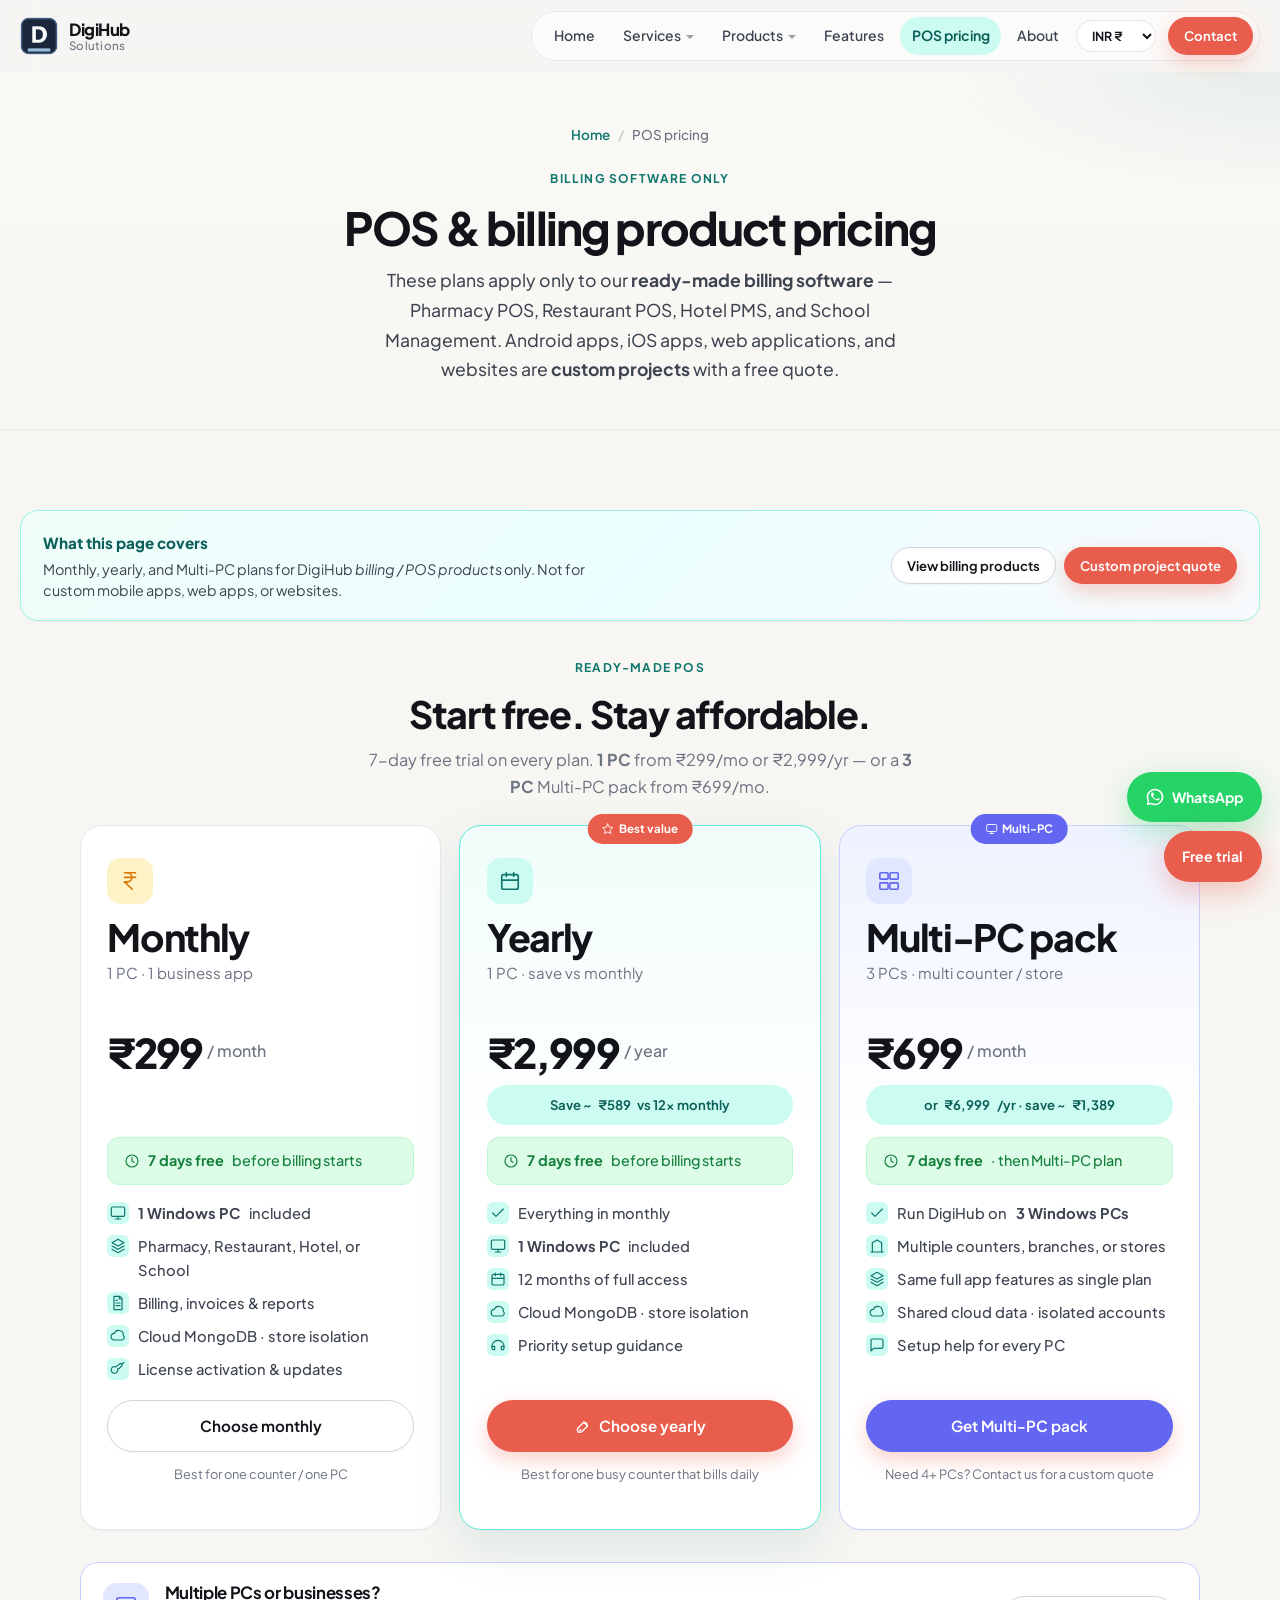
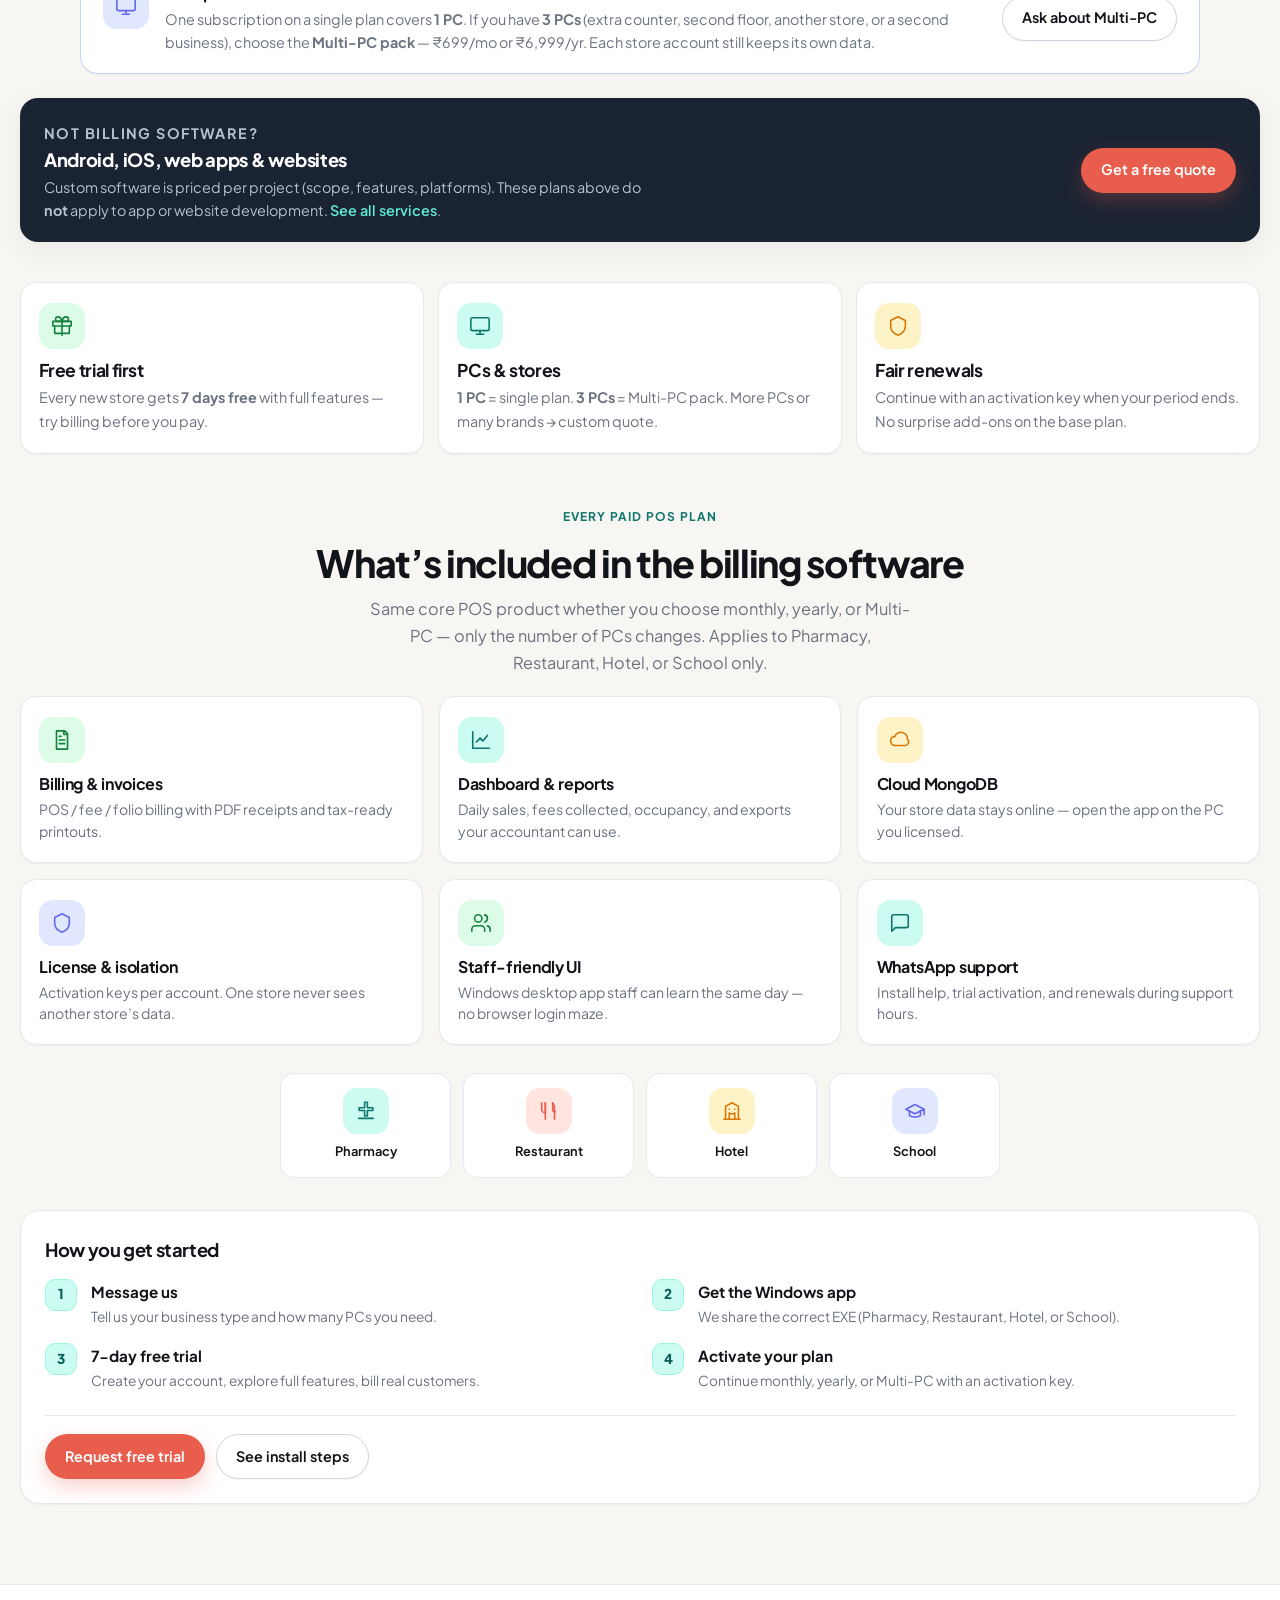
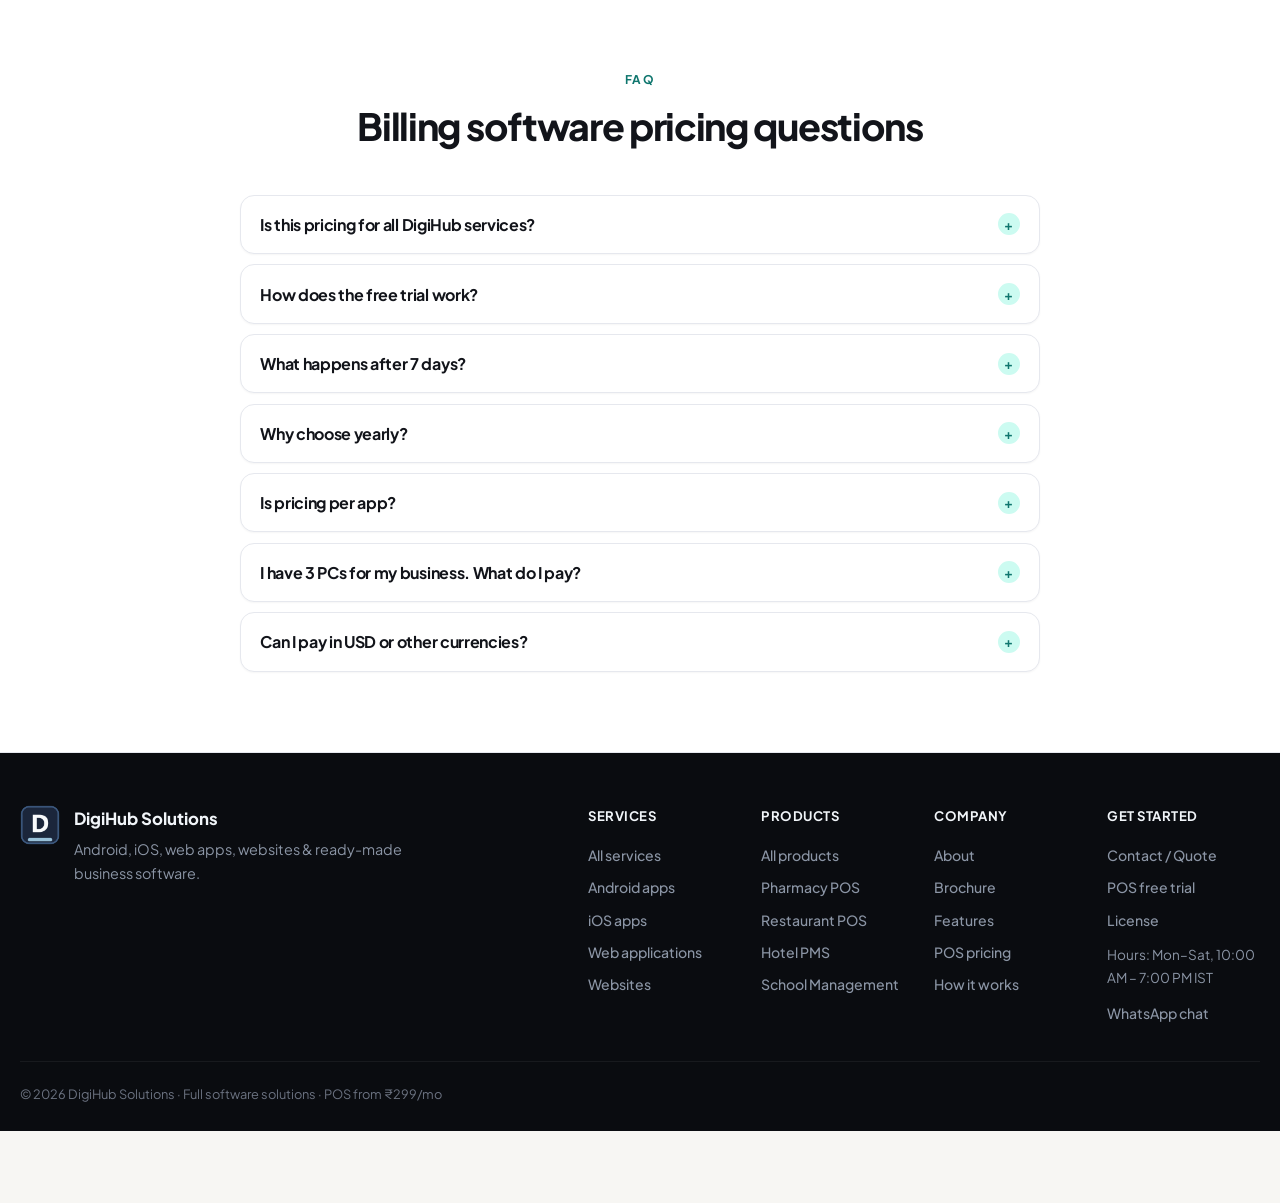
<file: pricing.html>
<!DOCTYPE html>
<html lang="en">
<head>
  <meta charset="UTF-8" />
  <meta name="viewport" content="width=device-width, initial-scale=1.0" />
  <meta name="description" content="DigiHub billing software pricing only: Pharmacy, Restaurant, Hotel & School POS. 7-day free trial, ₹299/mo or Multi-PC. Custom apps & websites are quoted separately." />
  <meta name="theme-color" content="#0f766e" />
  <title>POS Billing Pricing — DigiHub Solutions</title>
  <link rel="icon" href="assets/logo.png" type="image/png" />
  <link rel="preconnect" href="https://fonts.googleapis.com" />
  <link rel="preconnect" href="https://fonts.gstatic.com" crossorigin />
  <link href="https://fonts.googleapis.com/css2?family=Plus+Jakarta+Sans:ital,wght@0,400;0,500;0,600;0,700;0,800;1,400;1,500&display=swap" rel="stylesheet" />
  <link rel="stylesheet" href="css/styles.css" />
</head>
<body class="has-trial-bar">
  <header class="site-header">
    <div class="container nav">
      <a href="index.html" class="brand" aria-label="DigiHub Solutions home">
        <img src="assets/logo.png" alt="" class="brand-logo" width="36" height="36" />
        <span class="brand-text">
          <strong>DigiHub</strong>
          <span>Solutions</span>
        </span>
      </a>
      <button class="nav-toggle" id="navToggle" aria-label="Open menu" aria-expanded="false" aria-controls="navMenu">
        <span></span><span></span><span></span>
      </button>
      <nav class="nav-menu" id="navMenu" aria-label="Primary">
        <a href="index.html" data-nav="index.html">Home</a>
        <div class="nav-dropdown">
          <a href="services.html" data-nav="services.html">Services</a>
          <div class="nav-dropdown-menu">
            <a href="services.html" data-nav="services.html">All services</a>
            <a href="services.html#android">Android apps</a>
            <a href="services.html#ios">iOS apps</a>
            <a href="services.html#web-apps">Web applications</a>
            <a href="services.html#websites">Websites</a>
            <a href="services.html#custom">Custom software</a>
          </div>
        </div>
        <div class="nav-dropdown">
          <a href="products.html" data-nav="products.html,pharmacy.html,restaurant.html,hotel.html,school.html">Products</a>
          <div class="nav-dropdown-menu">
            <a href="products.html" data-nav="products.html">All products</a>
            <a href="pharmacy.html" data-nav="pharmacy.html">Pharmacy POS</a>
            <a href="restaurant.html" data-nav="restaurant.html">Restaurant POS</a>
            <a href="hotel.html" data-nav="hotel.html">Hotel PMS</a>
            <a href="school.html" data-nav="school.html">School Management</a>
          </div>
        </div>
        <a href="features.html" data-nav="features.html">Features</a>
        <a href="pricing.html" data-nav="pricing.html" title="Billing / POS products only">POS pricing</a>
        <a href="about.html" data-nav="about.html">About</a>
        <!-- <a href="careers.html" data-nav="careers.html">Careers</a> -->
                <select class="currency-select" aria-label="Currency" title="Display currency"></select>
        <a href="contact.html" class="btn btn-sm btn-primary" data-nav="contact.html">Contact</a>
      </nav>
    </div>
  </header>

  <main>
    <section class="page-hero center">
      <div class="hero-orbs soft" aria-hidden="true"><span></span><span></span></div>
      <div class="container">
        <nav class="breadcrumb"><a href="index.html">Home</a><span class="sep">/</span><span>POS pricing</span></nav>
        <p class="eyebrow">Billing software only</p>
        <h1>POS &amp; billing product pricing</h1>
        <p class="lead">
          These plans apply only to our <strong>ready-made billing software</strong> — Pharmacy POS, Restaurant POS, Hotel PMS, and School Management.
          Android apps, iOS apps, web applications, and websites are <strong>custom projects</strong> with a free quote.
        </p>
      </div>
    </section>

    <section class="section">
      <div class="container">
        <div class="pricing-scope-note" role="note">
          <div class="pricing-scope-inner">
            <div>
              <strong>What this page covers</strong>
              <p>Monthly, yearly, and Multi-PC plans for DigiHub <em>billing / POS products</em> only. Not for custom mobile apps, web apps, or websites.</p>
            </div>
            <div class="pricing-scope-actions">
              <a href="products.html" class="btn btn-sm btn-ghost">View billing products</a>
              <a href="contact.html?plan=quote" class="btn btn-sm btn-primary">Custom project quote</a>
            </div>
          </div>
        </div>

        <div class="section-head" style="margin-bottom:1.5rem;text-align:center">
          <p class="eyebrow">Ready-made POS</p>
          <h2>Start free. Stay affordable.</h2>
          <p class="section-sub">7-day free trial on every plan. <strong>1 PC</strong> from <span data-price="monthly">₹299</span>/mo or <span data-price="yearly">₹2999</span>/yr — or a <strong>3 PC</strong> Multi-PC pack from <span data-price="multi-monthly">₹699</span>/mo.</p>
        </div>

        <div class="pricing-trio">
          <article class="pricing-card card-lift">
            <div class="price-icon"><div class="icon-bubble gold"><svg class="ico" viewBox="0 0 24 24" width="22" height="22" fill="none" stroke="currentColor" stroke-width="1.75" stroke-linecap="round" stroke-linejoin="round" aria-hidden="true"><path d="M6 3h12"/><path d="M6 8h12"/><path d="M6 13h3"/><path d="M9 13c6.667 0 6.667-10 0-10"/><path d="m6 13 8.5 8"/></svg></div></div>
            <h2>Monthly</h2>
            <p class="price-sub">1 PC · 1 business app</p>
            <div class="price-amount">
              <span class="num" data-price="monthly">₹299</span>
              <span class="period">/ month</span>
            </div>
            <p class="save-pill is-spacer" aria-hidden="true">Save placeholder</p>
            <p class="trial-banner"><svg class="ico" viewBox="0 0 24 24" width="16" height="16" fill="none" stroke="currentColor" stroke-width="1.75" stroke-linecap="round" stroke-linejoin="round" aria-hidden="true"><circle cx="12" cy="12" r="9"/><path d="M12 7v5l3 2"/></svg> <strong>7 days free</strong> before billing starts</p>
            <ul class="icon-list">
              <li><span class="li-ico"><svg class="ico" viewBox="0 0 24 24" width="16" height="16" fill="none" stroke="currentColor" stroke-width="1.75" stroke-linecap="round" stroke-linejoin="round" aria-hidden="true"><rect x="2" y="3" width="20" height="14" rx="2"/><path d="M8 21h8M12 17v4"/></svg></span><strong>1 Windows PC</strong> included</li>
              <li><span class="li-ico"><svg class="ico" viewBox="0 0 24 24" width="16" height="16" fill="none" stroke="currentColor" stroke-width="1.75" stroke-linecap="round" stroke-linejoin="round" aria-hidden="true"><path d="M12 2l9 5-9 5-9-5 9-5z"/><path d="M3 12l9 5 9-5"/><path d="M3 17l9 5 9-5"/></svg></span>Pharmacy, Restaurant, Hotel, or School</li>
              <li><span class="li-ico"><svg class="ico" viewBox="0 0 24 24" width="16" height="16" fill="none" stroke="currentColor" stroke-width="1.75" stroke-linecap="round" stroke-linejoin="round" aria-hidden="true"><path d="M6 2h9l3 3v17H6z"/><path d="M14 2v4h4"/><path d="M9 12h6M9 16h6M9 8h2"/></svg></span>Billing, invoices &amp; reports</li>
              <li><span class="li-ico"><svg class="ico" viewBox="0 0 24 24" width="16" height="16" fill="none" stroke="currentColor" stroke-width="1.75" stroke-linecap="round" stroke-linejoin="round" aria-hidden="true"><path d="M18 18H7a5 5 0 0 1-.5-10A7 7 0 0 1 20 11a4 4 0 0 1-2 7z"/></svg></span>Cloud MongoDB · store isolation</li>
              <li><span class="li-ico"><svg class="ico" viewBox="0 0 24 24" width="16" height="16" fill="none" stroke="currentColor" stroke-width="1.75" stroke-linecap="round" stroke-linejoin="round" aria-hidden="true"><path d="M21 2l-2 2m-7.6 7.6a5 5 0 1 1-2.8-2.8L15 4h3v3l-4.6 4.6z"/></svg></span>License activation &amp; updates</li>
            </ul>
            <div class="pricing-card-cta">
              <a href="contact.html?plan=monthly" class="btn btn-ghost btn-lg btn-block">Choose monthly</a>
              <p class="price-note">Best for one counter / one PC</p>
            </div>
          </article>

          <article class="pricing-card featured-price card-lift">
            <div class="price-badge"><svg class="ico" viewBox="0 0 24 24" width="12" height="12" fill="none" stroke="currentColor" stroke-width="1.75" stroke-linecap="round" stroke-linejoin="round" aria-hidden="true"><path d="M12 2l2.9 6.3L22 9.3l-5 4.9 1.2 6.8L12 17.8 5.8 21l1.2-6.8-5-4.9 7.1-1z"/></svg> Best value</div>
            <div class="price-icon"><div class="icon-bubble blue"><svg class="ico" viewBox="0 0 24 24" width="22" height="22" fill="none" stroke="currentColor" stroke-width="1.75" stroke-linecap="round" stroke-linejoin="round" aria-hidden="true"><rect x="3" y="5" width="18" height="16" rx="2"/><path d="M16 3v4M8 3v4M3 11h18"/></svg></div></div>
            <h2>Yearly</h2>
            <p class="price-sub">1 PC · save vs monthly</p>
            <div class="price-amount">
              <span class="num" data-price="yearly">₹2999</span>
              <span class="period">/ year</span>
            </div>
            <p class="save-pill">Save ~<span data-price="save">₹789</span> vs 12× monthly</p>
            <p class="trial-banner"><svg class="ico" viewBox="0 0 24 24" width="16" height="16" fill="none" stroke="currentColor" stroke-width="1.75" stroke-linecap="round" stroke-linejoin="round" aria-hidden="true"><circle cx="12" cy="12" r="9"/><path d="M12 7v5l3 2"/></svg> <strong>7 days free</strong> before billing starts</p>
            <ul class="icon-list">
              <li><span class="li-ico"><svg class="ico" viewBox="0 0 24 24" width="16" height="16" fill="none" stroke="currentColor" stroke-width="1.75" stroke-linecap="round" stroke-linejoin="round" aria-hidden="true"><path d="M20 6L9 17l-5-5"/></svg></span>Everything in monthly</li>
              <li><span class="li-ico"><svg class="ico" viewBox="0 0 24 24" width="16" height="16" fill="none" stroke="currentColor" stroke-width="1.75" stroke-linecap="round" stroke-linejoin="round" aria-hidden="true"><rect x="2" y="3" width="20" height="14" rx="2"/><path d="M8 21h8M12 17v4"/></svg></span><strong>1 Windows PC</strong> included</li>
              <li><span class="li-ico"><svg class="ico" viewBox="0 0 24 24" width="16" height="16" fill="none" stroke="currentColor" stroke-width="1.75" stroke-linecap="round" stroke-linejoin="round" aria-hidden="true"><rect x="3" y="5" width="18" height="16" rx="2"/><path d="M16 3v4M8 3v4M3 11h18"/></svg></span>12 months of full access</li>
              <li><span class="li-ico"><svg class="ico" viewBox="0 0 24 24" width="16" height="16" fill="none" stroke="currentColor" stroke-width="1.75" stroke-linecap="round" stroke-linejoin="round" aria-hidden="true"><path d="M18 18H7a5 5 0 0 1-.5-10A7 7 0 0 1 20 11a4 4 0 0 1-2 7z"/></svg></span>Cloud MongoDB · store isolation</li>
              <li><span class="li-ico"><svg class="ico" viewBox="0 0 24 24" width="16" height="16" fill="none" stroke="currentColor" stroke-width="1.75" stroke-linecap="round" stroke-linejoin="round" aria-hidden="true"><path d="M3 14v3a2 2 0 0 0 2 2h2v-5H5a2 2 0 0 0-2 2z"/><path d="M21 14v3a2 2 0 0 1-2 2h-2v-5h2a2 2 0 0 1 2 2z"/><path d="M3 14a9 9 0 0 1 18 0"/></svg></span>Priority setup guidance</li>
            </ul>
            <div class="pricing-card-cta">
              <a href="contact.html?plan=yearly" class="btn btn-primary btn-lg btn-block"><svg class="ico" viewBox="0 0 24 24" width="18" height="18" fill="none" stroke="currentColor" stroke-width="1.75" stroke-linecap="round" stroke-linejoin="round" aria-hidden="true"><path d="M5 15c-1 3 0 5 0 5s2 1 5 0l8-8a6 6 0 0 0-5-5l-8 8z"/><path d="M13 7l4 4"/><path d="M9 17l-2 2"/></svg> Choose yearly</a>
              <p class="price-note">Best for one busy counter that bills daily</p>
            </div>
          </article>

          <article class="pricing-card multi-pc card-lift">
            <div class="price-badge"><svg class="ico" viewBox="0 0 24 24" width="12" height="12" fill="none" stroke="currentColor" stroke-width="1.75" stroke-linecap="round" stroke-linejoin="round" aria-hidden="true"><rect x="2" y="3" width="20" height="14" rx="2"/><path d="M8 21h8M12 17v4"/></svg> Multi-PC</div>
            <div class="price-icon"><div class="icon-bubble" style="color:#6366f1;background:#e0e7ff"><svg class="ico" viewBox="0 0 24 24" width="22" height="22" fill="none" stroke="currentColor" stroke-width="1.75" stroke-linecap="round" stroke-linejoin="round" aria-hidden="true"><rect x="2" y="3" width="9" height="7" rx="1"/><rect x="13" y="3" width="9" height="7" rx="1"/><rect x="2" y="14" width="9" height="7" rx="1"/><rect x="13" y="14" width="9" height="7" rx="1"/></svg></div></div>
            <h2>Multi-PC pack</h2>
            <p class="price-sub"><span data-multi-pc-range>3</span> PCs · multi counter / store</p>
            <div class="price-amount">
              <span class="num" data-price="multi-monthly">₹699</span>
              <span class="period">/ month</span>
            </div>
            <p class="save-pill">or <span data-price="multi-yearly">₹6999</span>/yr · save ~<span data-price="multi-save">₹1389</span></p>
            <p class="trial-banner"><svg class="ico" viewBox="0 0 24 24" width="16" height="16" fill="none" stroke="currentColor" stroke-width="1.75" stroke-linecap="round" stroke-linejoin="round" aria-hidden="true"><circle cx="12" cy="12" r="9"/><path d="M12 7v5l3 2"/></svg> <strong>7 days free</strong> · then Multi-PC plan</p>
            <ul class="icon-list">
              <li><span class="li-ico"><svg class="ico" viewBox="0 0 24 24" width="16" height="16" fill="none" stroke="currentColor" stroke-width="1.75" stroke-linecap="round" stroke-linejoin="round" aria-hidden="true"><path d="M20 6L9 17l-5-5"/></svg></span>Run DigiHub on <strong>3 Windows PCs</strong></li>
              <li><span class="li-ico"><svg class="ico" viewBox="0 0 24 24" width="16" height="16" fill="none" stroke="currentColor" stroke-width="1.75" stroke-linecap="round" stroke-linejoin="round" aria-hidden="true"><path d="M3 21h18"/><path d="M5 21V7l7-4 7 4v14"/></svg></span>Multiple counters, branches, or stores</li>
              <li><span class="li-ico"><svg class="ico" viewBox="0 0 24 24" width="16" height="16" fill="none" stroke="currentColor" stroke-width="1.75" stroke-linecap="round" stroke-linejoin="round" aria-hidden="true"><path d="M12 2l9 5-9 5-9-5 9-5z"/><path d="M3 12l9 5 9-5"/><path d="M3 17l9 5 9-5"/></svg></span>Same full app features as single plan</li>
              <li><span class="li-ico"><svg class="ico" viewBox="0 0 24 24" width="16" height="16" fill="none" stroke="currentColor" stroke-width="1.75" stroke-linecap="round" stroke-linejoin="round" aria-hidden="true"><path d="M18 18H7a5 5 0 0 1-.5-10A7 7 0 0 1 20 11a4 4 0 0 1-2 7z"/></svg></span>Shared cloud data · isolated accounts</li>
              <li><span class="li-ico"><svg class="ico" viewBox="0 0 24 24" width="16" height="16" fill="none" stroke="currentColor" stroke-width="1.75" stroke-linecap="round" stroke-linejoin="round" aria-hidden="true"><path d="M21 15a2 2 0 0 1-2 2H7l-4 4V5a2 2 0 0 1 2-2h14a2 2 0 0 1 2 2z"/></svg></span>Setup help for every PC</li>
            </ul>
            <div class="pricing-card-cta">
              <a href="contact.html?plan=multi-pc" class="btn btn-primary btn-lg btn-block">Get Multi-PC pack</a>
              <p class="price-note">Need 4+ PCs? Contact us for a custom quote</p>
            </div>
          </article>
        </div>

        <div class="multi-pc-banner">
          <div class="icon-bubble" style="color:#6366f1;background:#e0e7ff;flex-shrink:0"><svg class="ico" viewBox="0 0 24 24" width="22" height="22" fill="none" stroke="currentColor" stroke-width="1.75" stroke-linecap="round" stroke-linejoin="round" aria-hidden="true"><rect x="2" y="3" width="20" height="14" rx="2"/><path d="M8 21h8M12 17v4"/></svg></div>
          <div>
            <h3>Multiple PCs or businesses?</h3>
            <p>
              One subscription on a single plan covers <strong>1 PC</strong>.
              If you have <strong>3 PCs</strong> (extra counter, second floor, another store, or a second business), choose the
              <strong>Multi-PC pack</strong> — <span data-price="multi-monthly">₹699</span>/mo or <span data-price="multi-yearly">₹6999</span>/yr.
              Each store account still keeps its own data.
            </p>
          </div>
          <a href="contact.html?plan=multi-pc" class="btn btn-ghost">Ask about Multi-PC</a>
        </div>

        <div class="custom-quote-banner" id="custom-quote">
          <div>
            <p class="eyebrow" style="margin-bottom:0.35rem">Not billing software?</p>
            <h3>Android, iOS, web apps &amp; websites</h3>
            <p>
              Custom software is priced per project (scope, features, platforms).
              These plans above do <strong>not</strong> apply to app or website development.
              <a href="services.html" class="text-link">See all services</a>.
            </p>
          </div>
          <a href="contact.html?plan=quote" class="btn btn-primary">Get a free quote</a>
        </div>

        <div class="pricing-extras">
          <article class="info-card card-lift">
            <div class="icon-bubble teal"><svg class="ico" viewBox="0 0 24 24" width="22" height="22" fill="none" stroke="currentColor" stroke-width="1.75" stroke-linecap="round" stroke-linejoin="round" aria-hidden="true"><path d="M20 12v8H4v-8"/><path d="M2 7h20v5H2z"/><path d="M12 22V7"/><path d="M12 7H7.5a2.5 2.5 0 0 1 0-5C11 2 12 7 12 7z"/><path d="M12 7h4.5a2.5 2.5 0 0 0 0-5C13 2 12 7 12 7z"/></svg></div>
            <h3>Free trial first</h3>
            <p>Every new store gets <strong>7 days free</strong> with full features — try billing before you pay.</p>
          </article>
          <article class="info-card card-lift">
            <div class="icon-bubble blue"><svg class="ico" viewBox="0 0 24 24" width="22" height="22" fill="none" stroke="currentColor" stroke-width="1.75" stroke-linecap="round" stroke-linejoin="round" aria-hidden="true"><rect x="2" y="3" width="20" height="14" rx="2"/><path d="M8 21h8M12 17v4"/></svg></div>
            <h3>PCs &amp; stores</h3>
            <p><strong>1 PC</strong> = single plan. <strong>3 PCs</strong> = Multi-PC pack. More PCs or many brands → custom quote.</p>
          </article>
          <article class="info-card card-lift">
            <div class="icon-bubble gold"><svg class="ico" viewBox="0 0 24 24" width="22" height="22" fill="none" stroke="currentColor" stroke-width="1.75" stroke-linecap="round" stroke-linejoin="round" aria-hidden="true"><path d="M12 2l8 4v6c0 5-3.5 8.5-8 10-4.5-1.5-8-5-8-10V6l8-4z"/></svg></div>
            <h3>Fair renewals</h3>
            <p>Continue with an activation key when your period ends. No surprise add-ons on the base plan.</p>
          </article>
        </div>

        <!-- What’s included + how to start (not a calculator / comparison table) -->
        <div class="include-block" id="included">
          <div class="section-head" style="margin-top:3rem;margin-bottom:1.25rem">
            <p class="eyebrow">Every paid POS plan</p>
            <h2>What’s included in the billing software</h2>
            <p class="section-sub">Same core POS product whether you choose monthly, yearly, or Multi-PC — only the number of PCs changes. Applies to Pharmacy, Restaurant, Hotel, or School only.</p>
          </div>

          <div class="include-grid">
            <article class="include-card card-lift">
              <div class="icon-bubble teal"><svg class="ico" viewBox="0 0 24 24" width="22" height="22" fill="none" stroke="currentColor" stroke-width="1.75" stroke-linecap="round" stroke-linejoin="round" aria-hidden="true"><path d="M6 2h9l3 3v17H6z"/><path d="M14 2v4h4"/><path d="M9 12h6M9 16h6M9 8h2"/></svg></div>
              <h3>Billing &amp; invoices</h3>
              <p>POS / fee / folio billing with PDF receipts and tax-ready printouts.</p>
            </article>
            <article class="include-card card-lift">
              <div class="icon-bubble blue"><svg class="ico" viewBox="0 0 24 24" width="22" height="22" fill="none" stroke="currentColor" stroke-width="1.75" stroke-linecap="round" stroke-linejoin="round" aria-hidden="true"><path d="M3 3v18h18"/><path d="M7 14l4-4 3 3 5-6"/></svg></div>
              <h3>Dashboard &amp; reports</h3>
              <p>Daily sales, fees collected, occupancy, and exports your accountant can use.</p>
            </article>
            <article class="include-card card-lift">
              <div class="icon-bubble gold"><svg class="ico" viewBox="0 0 24 24" width="22" height="22" fill="none" stroke="currentColor" stroke-width="1.75" stroke-linecap="round" stroke-linejoin="round" aria-hidden="true"><path d="M18 18H7a5 5 0 0 1-.5-10A7 7 0 0 1 20 11a4 4 0 0 1-2 7z"/></svg></div>
              <h3>Cloud MongoDB</h3>
              <p>Your store data stays online — open the app on the PC you licensed.</p>
            </article>
            <article class="include-card card-lift">
              <div class="icon-bubble" style="color:#6366f1;background:#e0e7ff"><svg class="ico" viewBox="0 0 24 24" width="22" height="22" fill="none" stroke="currentColor" stroke-width="1.75" stroke-linecap="round" stroke-linejoin="round" aria-hidden="true"><path d="M12 2l8 4v6c0 5-3.5 8.5-8 10-4.5-1.5-8-5-8-10V6l8-4z"/></svg></div>
              <h3>License &amp; isolation</h3>
              <p>Activation keys per account. One store never sees another store’s data.</p>
            </article>
            <article class="include-card card-lift">
              <div class="icon-bubble teal"><svg class="ico" viewBox="0 0 24 24" width="22" height="22" fill="none" stroke="currentColor" stroke-width="1.75" stroke-linecap="round" stroke-linejoin="round" aria-hidden="true"><path d="M16 21v-2a4 4 0 0 0-4-4H6a4 4 0 0 0-4 4v2"/><circle cx="9" cy="7" r="4"/><path d="M22 21v-2a4 4 0 0 0-3-3.87"/><path d="M16 3.13a4 4 0 0 1 0 7.75"/></svg></div>
              <h3>Staff-friendly UI</h3>
              <p>Windows desktop app staff can learn the same day — no browser login maze.</p>
            </article>
            <article class="include-card card-lift">
              <div class="icon-bubble blue"><svg class="ico" viewBox="0 0 24 24" width="22" height="22" fill="none" stroke="currentColor" stroke-width="1.75" stroke-linecap="round" stroke-linejoin="round" aria-hidden="true"><path d="M21 15a2 2 0 0 1-2 2H7l-4 4V5a2 2 0 0 1 2-2h14a2 2 0 0 1 2 2z"/></svg></div>
              <h3>WhatsApp support</h3>
              <p>Install help, trial activation, and renewals during support hours.</p>
            </article>
          </div>

          <div class="pricing-apps" style="margin:1.75rem auto 0" aria-label="DigiHub products">
            <a href="pharmacy.html" class="mini-app"><div class="icon-bubble pharmacy"><svg class="ico" viewBox="0 0 24 24" width="22" height="22" fill="none" stroke="currentColor" stroke-width="1.75" stroke-linecap="round" stroke-linejoin="round" aria-hidden="true"><path d="M10.5 2.5h3v6h6v3h-6v6h-3v-6h-6v-3h6z"/><path d="M4 20h16"/></svg></div><span>Pharmacy</span></a>
            <a href="restaurant.html" class="mini-app"><div class="icon-bubble restaurant"><svg class="ico" viewBox="0 0 24 24" width="22" height="22" fill="none" stroke="currentColor" stroke-width="1.75" stroke-linecap="round" stroke-linejoin="round" aria-hidden="true"><path d="M4 3v7a4 4 0 0 0 4 4h0V3"/><path d="M8 3v18"/><path d="M16 3c2 2 2 4 2 7v11"/><path d="M16 3v7c0 2 1 3 3 3"/></svg></div><span>Restaurant</span></a>
            <a href="hotel.html" class="mini-app"><div class="icon-bubble hotel"><svg class="ico" viewBox="0 0 24 24" width="22" height="22" fill="none" stroke="currentColor" stroke-width="1.75" stroke-linecap="round" stroke-linejoin="round" aria-hidden="true"><path d="M3 21h18"/><path d="M5 21V7l7-4 7 4v14"/><path d="M9 21v-6h6v6"/><path d="M9 10h.01M15 10h.01M9 14h.01M15 14h.01"/></svg></div><span>Hotel</span></a>
            <a href="school.html" class="mini-app"><div class="icon-bubble school"><svg class="ico" viewBox="0 0 24 24" width="22" height="22" fill="none" stroke="currentColor" stroke-width="1.75" stroke-linecap="round" stroke-linejoin="round" aria-hidden="true"><path d="M22 10v6M2 10l10-5 10 5-10 5z"/><path d="M6 12v5c3 2 9 2 12 0v-5"/></svg></div><span>School</span></a>
          </div>

          <div class="start-steps">
            <h3 class="start-steps-title">How you get started</h3>
            <ol class="start-steps-list">
              <li>
                <span class="start-num">1</span>
                <div>
                  <strong>Message us</strong>
                  <p>Tell us your business type and how many PCs you need.</p>
                </div>
              </li>
              <li>
                <span class="start-num">2</span>
                <div>
                  <strong>Get the Windows app</strong>
                  <p>We share the correct EXE (Pharmacy, Restaurant, Hotel, or School).</p>
                </div>
              </li>
              <li>
                <span class="start-num">3</span>
                <div>
                  <strong>7-day free trial</strong>
                  <p>Create your account, explore full features, bill real customers.</p>
                </div>
              </li>
              <li>
                <span class="start-num">4</span>
                <div>
                  <strong>Activate your plan</strong>
                  <p>Continue monthly, yearly, or Multi-PC with an activation key.</p>
                </div>
              </li>
            </ol>
            <div class="start-steps-actions">
              <a href="contact.html" class="btn btn-primary">Request free trial</a>
              <a href="how-it-works.html" class="btn btn-ghost">See install steps</a>
            </div>
          </div>
        </div>
      </div>
    </section>

    <section class="section section-alt">
      <div class="container">
        <div class="section-head">
          <p class="eyebrow">FAQ</p>
          <h2>Billing software pricing questions</h2>
        </div>
        <div class="faq-acc" role="list">

          <div class="faq-acc-item" role="listitem">
            <button type="button" class="faq-acc-btn" aria-expanded="false" aria-controls="faq-p-scope">
              <span>Is this pricing for all DigiHub services?</span><span class="chev" aria-hidden="true">+</span>
            </button>
            <div class="faq-acc-panel" id="faq-p-scope" hidden>No. These prices are only for ready-made billing software (Pharmacy POS, Restaurant POS, Hotel PMS, School Management). Android apps, iOS apps, web applications, websites, and other custom software are quoted per project — use Contact for a free quote.</div>
          </div>

          <div class="faq-acc-item" role="listitem">
            <button type="button" class="faq-acc-btn" aria-expanded="false" aria-controls="faq-p-0">
              <span>How does the free trial work?</span><span class="chev" aria-hidden="true">+</span>
            </button>
            <div class="faq-acc-panel" id="faq-p-0" hidden>You get 7 days of full access to the billing app you choose (Pharmacy, Restaurant, Hotel, or School). We’ll help activate your account so you can bill and explore every module.</div>
          </div>

          <div class="faq-acc-item" role="listitem">
            <button type="button" class="faq-acc-btn" aria-expanded="false" aria-controls="faq-p-1">
              <span>What happens after 7 days?</span><span class="chev" aria-hidden="true">+</span>
            </button>
            <div class="faq-acc-panel" id="faq-p-1" hidden>Continue monthly or yearly (see prices in your selected currency). Without renewal, the account stays locked until a new key is applied.</div>
          </div>

          <div class="faq-acc-item" role="listitem">
            <button type="button" class="faq-acc-btn" aria-expanded="false" aria-controls="faq-p-2">
              <span>Why choose yearly?</span><span class="chev" aria-hidden="true">+</span>
            </button>
            <div class="faq-acc-panel" id="faq-p-2" hidden>Yearly costs less than paying monthly for 12 months. Same full features either way.</div>
          </div>

          <div class="faq-acc-item" role="listitem">
            <button type="button" class="faq-acc-btn" aria-expanded="false" aria-controls="faq-p-3">
              <span>Is pricing per app?</span><span class="chev" aria-hidden="true">+</span>
            </button>
            <div class="faq-acc-panel" id="faq-p-3" hidden>Yes — one business app type (Pharmacy, Restaurant, Hotel, or School) per subscription. Single plan = 1 PC. Multi-PC pack = 3 PCs for counters or branches.</div>
          </div>

          <div class="faq-acc-item" role="listitem">
            <button type="button" class="faq-acc-btn" aria-expanded="false" aria-controls="faq-p-4">
              <span>I have 3 PCs for my business. What do I pay?</span><span class="chev" aria-hidden="true">+</span>
            </button>
            <div class="faq-acc-panel" id="faq-p-4" hidden>Choose the Multi-PC pack: ₹699/month or ₹6999/year (edit in config). That covers installing DigiHub on 3 Windows PCs — extra counters, floors, or nearby stores under the same owner setup.</div>
          </div>

          <div class="faq-acc-item" role="listitem">
            <button type="button" class="faq-acc-btn" aria-expanded="false" aria-controls="faq-p-5">
              <span>Can I pay in USD or other currencies?</span><span class="chev" aria-hidden="true">+</span>
            </button>
            <div class="faq-acc-panel" id="faq-p-5" hidden>Display prices can switch currency for planning. Billing is typically settled in INR unless we agree otherwise — contact us for international payment.</div>
          </div>
</div>
        </div>
    </section>

  </main>

  <footer class="site-footer">
    <div class="container footer-inner">
      <div class="footer-top">
        <div class="footer-brand">
          <img src="assets/logo.png" alt="" width="40" height="40" />
          <div>
            <strong>DigiHub Solutions</strong>
            <p>Android, iOS, web apps, websites &amp; ready-made business software.</p>
          </div>
        </div>
        <div class="footer-cols">
          <div>
            <h4>Services</h4>
            <a href="services.html">All services</a>
            <a href="services.html#android">Android apps</a>
            <a href="services.html#ios">iOS apps</a>
            <a href="services.html#web-apps">Web applications</a>
            <a href="services.html#websites">Websites</a>
          </div>
          <div>
            <h4>Products</h4>
            <a href="products.html">All products</a>
            <a href="pharmacy.html">Pharmacy POS</a>
            <a href="restaurant.html">Restaurant POS</a>
            <a href="hotel.html">Hotel PMS</a>
            <a href="school.html">School Management</a>
          </div>
          <div>
            <h4>Company</h4>
            <a href="about.html">About</a>
            <!-- <a href="careers.html">Careers</a> -->
            <a href="brochure.html">Brochure</a>
            <a href="features.html">Features</a>
            <a href="pricing.html">POS pricing</a>
            <a href="how-it-works.html">How it works</a>
          </div>
          <div>
            <h4>Get started</h4>
            <a href="contact.html">Contact / Quote</a>
            <a href="pricing.html">POS free trial</a>
            <a href="license.html">License</a>
            <p style="font-size:0.85rem;margin:0.5rem 0;color:#8b95a5">Hours: <span data-support-hours>Mon–Sat, 10:00 AM – 7:00 PM IST</span></p>
            <a href="#" data-whatsapp-link>WhatsApp chat</a>
          </div>
        </div>
      </div>
      <p class="footer-copy">© <span id="year"></span> DigiHub Solutions · Full software solutions · POS from ₹299/mo</p>
    </div>
  </footer>


  <div class="fab-stack" aria-label="Quick actions">
    <a class="fab fab-wa" data-whatsapp-link href="#" aria-label="WhatsApp DigiHub">
      <svg viewBox="0 0 24 24" aria-hidden="true"><path d="M17.5 14.4c-.3-.1-1.6-.8-1.8-.9-.2-.1-.4-.1-.6.1-.2.3-.7.9-.8 1-.1.2-.3.2-.6.1-.3-.1-1.2-.4-2.3-1.5-1-1-1.4-1.8-1.6-2.1-.1-.3 0-.4.1-.6l.5-.6c.1-.2.2-.3.3-.5.1-.2 0-.4 0-.5 0-.1-.6-1.5-.8-2-.2-.5-.4-.4-.6-.4h-.5c-.2 0-.5.1-.7.3-.2.3-.9.9-.9 2.1s.9 2.4 1 2.6c.1.2 1.8 2.8 4.4 3.9 1.6.7 2.2.8 3 .7.5-.1 1.6-.6 1.8-1.3.2-.6.2-1.2.1-1.3-.1 0-.3-.1-.6-.2zM12 2C6.5 2 2 6.5 2 12c0 1.8.5 3.4 1.3 4.9L2 22l5.3-1.4c1.4.8 3 1.2 4.7 1.2 5.5 0 10-4.5 10-10S17.5 2 12 2zm0 18.2c-1.5 0-3-.4-4.3-1.2l-.3-.2-3.1.8.8-3-.2-.3C4.4 15 4 13.5 4 12 4 7.6 7.6 4 12 4s8 3.6 8 8-3.6 8.2-8 8.2z"/></svg>
      <span class="label">WhatsApp</span>
    </a>
    <a class="fab" href="contact.html"><span class="label">Free trial</span></a>
  </div>

  <script src="js/config.js"></script>
  <script src="js/main.js"></script>
</body>
</html>
</file>
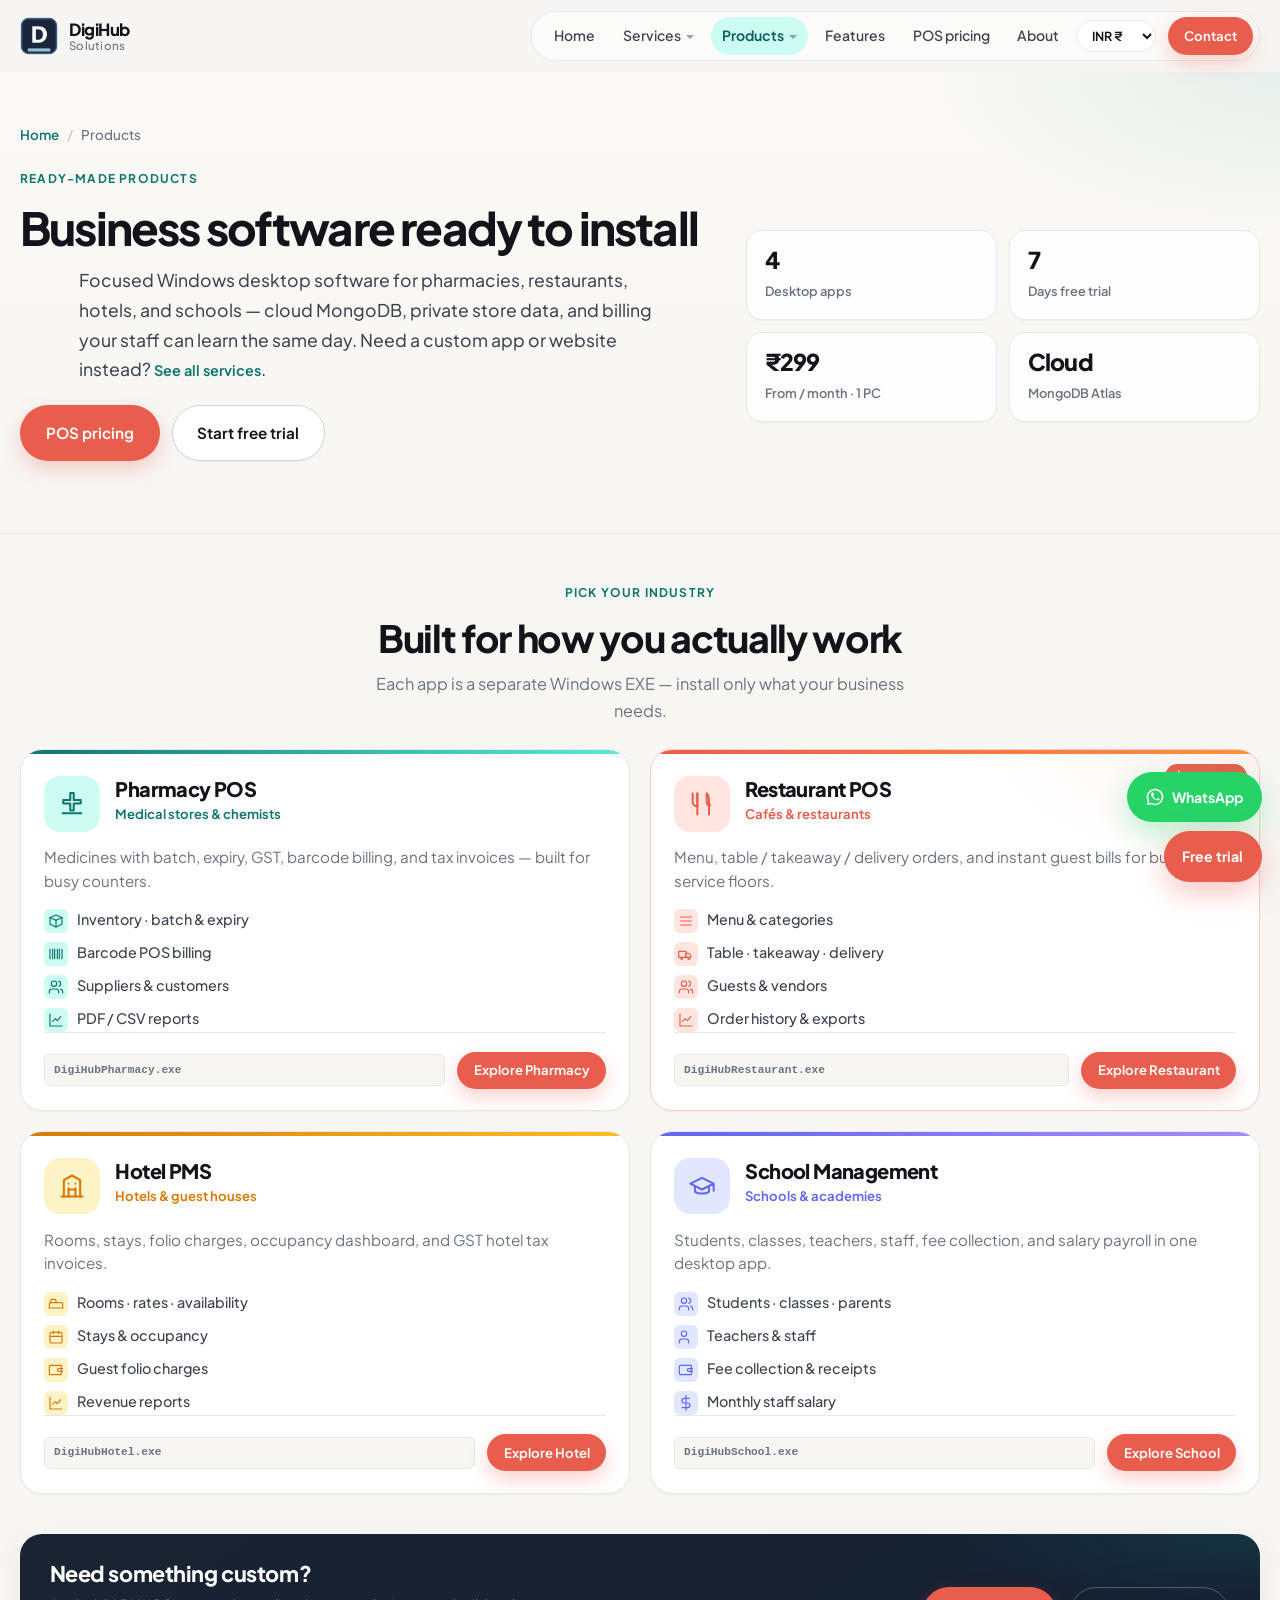
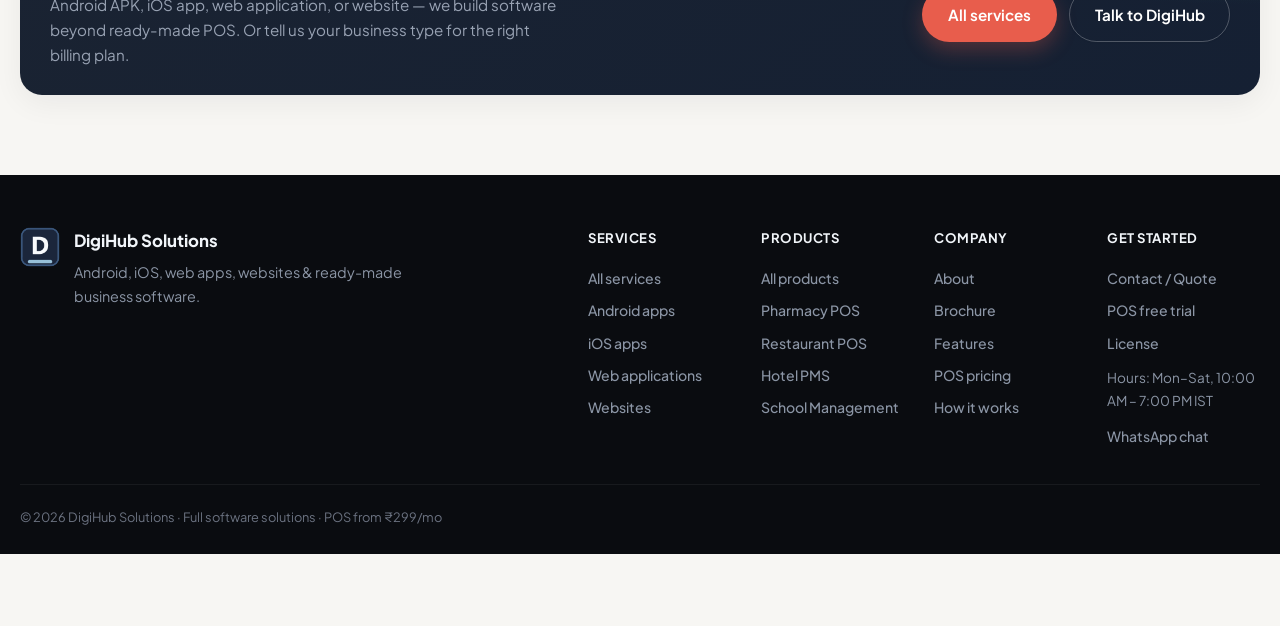
<file: products.html>
<!DOCTYPE html>
<html lang="en">
<head>
  <meta charset="UTF-8" />
  <meta name="viewport" content="width=device-width, initial-scale=1.0" />
  <meta name="description" content="DigiHub ready-made products: Pharmacy POS, Restaurant POS, Hotel PMS, and School Management. Also custom Android, iOS, web apps & websites." />
  <meta name="theme-color" content="#0f766e" />
  <title>Products — DigiHub Solutions | Ready-made Business Software</title>
  <link rel="icon" href="assets/logo.png" type="image/png" />
  <link rel="preconnect" href="https://fonts.googleapis.com" />
  <link rel="preconnect" href="https://fonts.gstatic.com" crossorigin />
  <link href="https://fonts.googleapis.com/css2?family=Plus+Jakarta+Sans:ital,wght@0,400;0,500;0,600;0,700;0,800;1,400;1,500&display=swap" rel="stylesheet" />
  <link rel="stylesheet" href="css/styles.css" />
</head>
<body class="has-trial-bar">
  <header class="site-header">
    <div class="container nav">
      <a href="index.html" class="brand" aria-label="DigiHub Solutions home">
        <img src="assets/logo.png" alt="" class="brand-logo" width="36" height="36" />
        <span class="brand-text">
          <strong>DigiHub</strong>
          <span>Solutions</span>
        </span>
      </a>
      <button class="nav-toggle" id="navToggle" aria-label="Open menu" aria-expanded="false" aria-controls="navMenu">
        <span></span><span></span><span></span>
      </button>
      <nav class="nav-menu" id="navMenu" aria-label="Primary">
        <a href="index.html" data-nav="index.html">Home</a>
        <div class="nav-dropdown">
          <a href="services.html" data-nav="services.html">Services</a>
          <div class="nav-dropdown-menu">
            <a href="services.html" data-nav="services.html">All services</a>
            <a href="services.html#android">Android apps</a>
            <a href="services.html#ios">iOS apps</a>
            <a href="services.html#web-apps">Web applications</a>
            <a href="services.html#websites">Websites</a>
            <a href="services.html#custom">Custom software</a>
          </div>
        </div>
        <div class="nav-dropdown">
          <a href="products.html" data-nav="products.html,pharmacy.html,restaurant.html,hotel.html,school.html">Products</a>
          <div class="nav-dropdown-menu">
            <a href="products.html" data-nav="products.html">All products</a>
            <a href="pharmacy.html" data-nav="pharmacy.html">Pharmacy POS</a>
            <a href="restaurant.html" data-nav="restaurant.html">Restaurant POS</a>
            <a href="hotel.html" data-nav="hotel.html">Hotel PMS</a>
            <a href="school.html" data-nav="school.html">School Management</a>
          </div>
        </div>
        <a href="features.html" data-nav="features.html">Features</a>
        <a href="pricing.html" data-nav="pricing.html" title="Billing / POS products only">POS pricing</a>
        <a href="about.html" data-nav="about.html">About</a>
        <!-- <a href="careers.html" data-nav="careers.html">Careers</a> -->
        <select class="currency-select" aria-label="Currency" title="Display currency"></select>
        <a href="contact.html" class="btn btn-sm btn-primary" data-nav="contact.html">Contact</a>
      </nav>
    </div>
  </header>

  <main>
    <section class="page-hero products-hero">
      <div class="hero-orbs soft" aria-hidden="true"><span></span><span></span></div>
      <div class="container">
        <nav class="breadcrumb"><a href="index.html">Home</a><span class="sep">/</span><span>Products</span></nav>
        <div class="products-hero-inner">
          <div>
            <p class="eyebrow">Ready-made products</p>
            <h1>Business software ready to install</h1>
            <p class="lead">
              Focused Windows desktop software for pharmacies, restaurants, hotels, and schools —
              cloud MongoDB, private store data, and billing your staff can learn the same day.
              Need a custom app or website instead? <a href="services.html" class="text-link">See all services</a>.
            </p>
            <div class="hero-actions" style="margin-top:1.25rem">
              <a href="pricing.html" class="btn btn-primary btn-lg">POS pricing</a>
              <a href="contact.html" class="btn btn-ghost btn-lg">Start free trial</a>
            </div>
          </div>
          <div class="products-hero-stats" aria-label="Highlights">
            <div class="phs-item"><strong>4</strong><span>Desktop apps</span></div>
            <div class="phs-item"><strong>7</strong><span>Days free trial</span></div>
            <div class="phs-item"><strong>₹299</strong><span>From / month · 1 PC</span></div>
            <div class="phs-item"><strong>Cloud</strong><span>MongoDB Atlas</span></div>
          </div>
        </div>
      </div>
    </section>

    <section class="section products-section">
      <div class="container">
        <div class="section-head" style="margin-bottom:1.5rem">
          <p class="eyebrow">Pick your industry</p>
          <h2>Built for how you actually work</h2>
          <p class="section-sub">Each app is a separate Windows EXE — install only what your business needs.</p>
        </div>

        <div class="products-catalog">
          <!-- Pharmacy -->
          <article class="pcard pcard-pharmacy card-lift">
            <div class="pcard-top">
              <div class="product-icon pharmacy" aria-hidden="true">
                <svg class="ico" viewBox="0 0 24 24" width="28" height="28" fill="none" stroke="currentColor" stroke-width="1.75" stroke-linecap="round" stroke-linejoin="round"><path d="M10.5 2.5h3v6h6v3h-6v6h-3v-6h-6v-3h6z"/><path d="M4 20h16"/></svg>
              </div>
              <div class="pcard-head">
                <h3>Pharmacy POS</h3>
                <p class="product-tag">Medical stores &amp; chemists</p>
              </div>
            </div>
            <p class="pcard-desc">Medicines with batch, expiry, GST, barcode billing, and tax invoices — built for busy counters.</p>
            <ul class="icon-list pcard-list">
              <li><span class="li-ico"><svg class="ico" viewBox="0 0 24 24" width="16" height="16" fill="none" stroke="currentColor" stroke-width="1.75" stroke-linecap="round" stroke-linejoin="round"><path d="M3 7l9-4 9 4-9 4-9-4z"/><path d="M3 7v10l9 4 9-4V7"/><path d="M12 11v10"/></svg></span>Inventory · batch &amp; expiry</li>
              <li><span class="li-ico"><svg class="ico" viewBox="0 0 24 24" width="16" height="16" fill="none" stroke="currentColor" stroke-width="1.75" stroke-linecap="round" stroke-linejoin="round"><path d="M3 5v14M7 5v14M10 5v14M14 5v14M17 5v14M21 5v14"/></svg></span>Barcode POS billing</li>
              <li><span class="li-ico"><svg class="ico" viewBox="0 0 24 24" width="16" height="16" fill="none" stroke="currentColor" stroke-width="1.75" stroke-linecap="round" stroke-linejoin="round"><path d="M16 21v-2a4 4 0 0 0-4-4H6a4 4 0 0 0-4 4v2"/><circle cx="9" cy="7" r="4"/><path d="M22 21v-2a4 4 0 0 0-3-3.87"/><path d="M16 3.13a4 4 0 0 1 0 7.75"/></svg></span>Suppliers &amp; customers</li>
              <li><span class="li-ico"><svg class="ico" viewBox="0 0 24 24" width="16" height="16" fill="none" stroke="currentColor" stroke-width="1.75" stroke-linecap="round" stroke-linejoin="round"><path d="M3 3v18h18"/><path d="M7 14l4-4 3 3 5-6"/></svg></span>PDF / CSV reports</li>
            </ul>
            <div class="product-foot pcard-foot">
              <span class="pill">DigiHubPharmacy.exe</span>
              <a href="pharmacy.html" class="btn btn-sm btn-primary">Explore Pharmacy</a>
            </div>
          </article>

          <!-- Restaurant -->
          <article class="pcard pcard-restaurant featured card-lift">
            <div class="product-badge"><svg class="ico" viewBox="0 0 24 24" width="12" height="12" fill="none" stroke="currentColor" stroke-width="1.75" stroke-linecap="round" stroke-linejoin="round"><path d="M12 2l2.9 6.3L22 9.3l-5 4.9 1.2 6.8L12 17.8 5.8 21l1.2-6.8-5-4.9 7.1-1z"/></svg> Popular</div>
            <div class="pcard-top">
              <div class="product-icon restaurant" aria-hidden="true">
                <svg class="ico" viewBox="0 0 24 24" width="28" height="28" fill="none" stroke="currentColor" stroke-width="1.75" stroke-linecap="round" stroke-linejoin="round"><path d="M4 3v7a4 4 0 0 0 4 4h0V3"/><path d="M8 3v18"/><path d="M16 3c2 2 2 4 2 7v11"/><path d="M16 3v7c0 2 1 3 3 3"/></svg>
              </div>
              <div class="pcard-head">
                <h3>Restaurant POS</h3>
                <p class="product-tag">Cafés &amp; restaurants</p>
              </div>
            </div>
            <p class="pcard-desc">Menu, table / takeaway / delivery orders, and instant guest bills for busy service floors.</p>
            <ul class="icon-list pcard-list">
              <li><span class="li-ico"><svg class="ico" viewBox="0 0 24 24" width="16" height="16" fill="none" stroke="currentColor" stroke-width="1.75" stroke-linecap="round" stroke-linejoin="round"><path d="M4 6h16M4 12h16M4 18h16"/></svg></span>Menu &amp; categories</li>
              <li><span class="li-ico"><svg class="ico" viewBox="0 0 24 24" width="16" height="16" fill="none" stroke="currentColor" stroke-width="1.75" stroke-linecap="round" stroke-linejoin="round"><path d="M1 8h11v9H1z"/><path d="M12 11h4l3 3v3h-7v-6z"/><circle cx="5.5" cy="18.5" r="1.5"/><circle cx="16.5" cy="18.5" r="1.5"/></svg></span>Table · takeaway · delivery</li>
              <li><span class="li-ico"><svg class="ico" viewBox="0 0 24 24" width="16" height="16" fill="none" stroke="currentColor" stroke-width="1.75" stroke-linecap="round" stroke-linejoin="round"><path d="M16 21v-2a4 4 0 0 0-4-4H6a4 4 0 0 0-4 4v2"/><circle cx="9" cy="7" r="4"/><path d="M22 21v-2a4 4 0 0 0-3-3.87"/><path d="M16 3.13a4 4 0 0 1 0 7.75"/></svg></span>Guests &amp; vendors</li>
              <li><span class="li-ico"><svg class="ico" viewBox="0 0 24 24" width="16" height="16" fill="none" stroke="currentColor" stroke-width="1.75" stroke-linecap="round" stroke-linejoin="round"><path d="M3 3v18h18"/><path d="M7 14l4-4 3 3 5-6"/></svg></span>Order history &amp; exports</li>
            </ul>
            <div class="product-foot pcard-foot">
              <span class="pill">DigiHubRestaurant.exe</span>
              <a href="restaurant.html" class="btn btn-sm btn-primary">Explore Restaurant</a>
            </div>
          </article>

          <!-- Hotel -->
          <article class="pcard pcard-hotel card-lift">
            <div class="pcard-top">
              <div class="product-icon hotel" aria-hidden="true">
                <svg class="ico" viewBox="0 0 24 24" width="28" height="28" fill="none" stroke="currentColor" stroke-width="1.75" stroke-linecap="round" stroke-linejoin="round"><path d="M3 21h18"/><path d="M5 21V7l7-4 7 4v14"/><path d="M9 21v-6h6v6"/><path d="M9 10h.01M15 10h.01M9 14h.01M15 14h.01"/></svg>
              </div>
              <div class="pcard-head">
                <h3>Hotel PMS</h3>
                <p class="product-tag">Hotels &amp; guest houses</p>
              </div>
            </div>
            <p class="pcard-desc">Rooms, stays, folio charges, occupancy dashboard, and GST hotel tax invoices.</p>
            <ul class="icon-list pcard-list">
              <li><span class="li-ico"><svg class="ico" viewBox="0 0 24 24" width="16" height="16" fill="none" stroke="currentColor" stroke-width="1.75" stroke-linecap="round" stroke-linejoin="round"><path d="M2 18v-6a2 2 0 0 1 2-2h16a2 2 0 0 1 2 2v6"/><path d="M2 18h20"/><path d="M4 10V7a2 2 0 0 1 2-2h4a2 2 0 0 1 2 2v3"/></svg></span>Rooms · rates · availability</li>
              <li><span class="li-ico"><svg class="ico" viewBox="0 0 24 24" width="16" height="16" fill="none" stroke="currentColor" stroke-width="1.75" stroke-linecap="round" stroke-linejoin="round"><rect x="3" y="5" width="18" height="16" rx="2"/><path d="M16 3v4M8 3v4M3 11h18"/></svg></span>Stays &amp; occupancy</li>
              <li><span class="li-ico"><svg class="ico" viewBox="0 0 24 24" width="16" height="16" fill="none" stroke="currentColor" stroke-width="1.75" stroke-linecap="round" stroke-linejoin="round"><path d="M2 7a2 2 0 0 1 2-2h16v14H4a2 2 0 0 1-2-2V7z"/><path d="M22 10h-6a2 2 0 0 0 0 4h6"/></svg></span>Guest folio charges</li>
              <li><span class="li-ico"><svg class="ico" viewBox="0 0 24 24" width="16" height="16" fill="none" stroke="currentColor" stroke-width="1.75" stroke-linecap="round" stroke-linejoin="round"><path d="M3 3v18h18"/><path d="M7 14l4-4 3 3 5-6"/></svg></span>Revenue reports</li>
            </ul>
            <div class="product-foot pcard-foot">
              <span class="pill">DigiHubHotel.exe</span>
              <a href="hotel.html" class="btn btn-sm btn-primary">Explore Hotel</a>
            </div>
          </article>

          <!-- School -->
          <article class="pcard pcard-school card-lift">
            <div class="pcard-top">
              <div class="product-icon school" aria-hidden="true">
                <svg class="ico" viewBox="0 0 24 24" width="28" height="28" fill="none" stroke="currentColor" stroke-width="1.75" stroke-linecap="round" stroke-linejoin="round"><path d="M22 10v6M2 10l10-5 10 5-10 5z"/><path d="M6 12v5c3 2 9 2 12 0v-5"/></svg>
              </div>
              <div class="pcard-head">
                <h3>School Management</h3>
                <p class="product-tag">Schools &amp; academies</p>
              </div>
            </div>
            <p class="pcard-desc">Students, classes, teachers, staff, fee collection, and salary payroll in one desktop app.</p>
            <ul class="icon-list pcard-list">
              <li><span class="li-ico"><svg class="ico" viewBox="0 0 24 24" width="16" height="16" fill="none" stroke="currentColor" stroke-width="1.75" stroke-linecap="round" stroke-linejoin="round"><path d="M16 21v-2a4 4 0 0 0-4-4H6a4 4 0 0 0-4 4v2"/><circle cx="9" cy="7" r="4"/><path d="M22 21v-2a4 4 0 0 0-3-3.87"/><path d="M16 3.13a4 4 0 0 1 0 7.75"/></svg></span>Students · classes · parents</li>
              <li><span class="li-ico"><svg class="ico" viewBox="0 0 24 24" width="16" height="16" fill="none" stroke="currentColor" stroke-width="1.75" stroke-linecap="round" stroke-linejoin="round"><path d="M16 21v-2a4 4 0 0 0-4-4H6a4 4 0 0 0-4 4v2"/><circle cx="9" cy="7" r="4"/></svg></span>Teachers &amp; staff</li>
              <li><span class="li-ico"><svg class="ico" viewBox="0 0 24 24" width="16" height="16" fill="none" stroke="currentColor" stroke-width="1.75" stroke-linecap="round" stroke-linejoin="round"><path d="M2 7a2 2 0 0 1 2-2h16v14H4a2 2 0 0 1-2-2V7z"/><path d="M22 10h-6a2 2 0 0 0 0 4h6"/></svg></span>Fee collection &amp; receipts</li>
              <li><span class="li-ico"><svg class="ico" viewBox="0 0 24 24" width="16" height="16" fill="none" stroke="currentColor" stroke-width="1.75" stroke-linecap="round" stroke-linejoin="round"><path d="M12 1v22"/><path d="M17 5H9.5a3.5 3.5 0 0 0 0 7h5a3.5 3.5 0 0 1 0 7H6"/></svg></span>Monthly staff salary</li>
            </ul>
            <div class="product-foot pcard-foot">
              <span class="pill">DigiHubSchool.exe</span>
              <a href="school.html" class="btn btn-sm btn-primary">Explore School</a>
            </div>
          </article>
        </div>

        <div class="products-cta glow">
          <div>
            <h2>Need something custom?</h2>
            <p>Android APK, iOS app, web application, or website — we build software beyond ready-made POS. Or tell us your business type for the right billing plan.</p>
          </div>
          <div class="hero-actions" style="margin:0">
            <a href="services.html" class="btn btn-primary btn-lg">All services</a>
            <a href="contact.html" class="btn btn-ghost btn-lg">Talk to DigiHub</a>
          </div>
        </div>
      </div>
    </section>
  </main>

  <footer class="site-footer">
    <div class="container footer-inner">
      <div class="footer-top">
        <div class="footer-brand">
          <img src="assets/logo.png" alt="" width="40" height="40" />
          <div>
            <strong>DigiHub Solutions</strong>
            <p>Android, iOS, web apps, websites &amp; ready-made business software.</p>
          </div>
        </div>
        <div class="footer-cols">
          <div>
            <h4>Services</h4>
            <a href="services.html">All services</a>
            <a href="services.html#android">Android apps</a>
            <a href="services.html#ios">iOS apps</a>
            <a href="services.html#web-apps">Web applications</a>
            <a href="services.html#websites">Websites</a>
          </div>
          <div>
            <h4>Products</h4>
            <a href="products.html">All products</a>
            <a href="pharmacy.html">Pharmacy POS</a>
            <a href="restaurant.html">Restaurant POS</a>
            <a href="hotel.html">Hotel PMS</a>
            <a href="school.html">School Management</a>
          </div>
          <div>
            <h4>Company</h4>
            <a href="about.html">About</a>
            <!-- <a href="careers.html">Careers</a> -->
            <a href="brochure.html">Brochure</a>
            <a href="features.html">Features</a>
            <a href="pricing.html">POS pricing</a>
            <a href="how-it-works.html">How it works</a>
          </div>
          <div>
            <h4>Get started</h4>
            <a href="contact.html">Contact / Quote</a>
            <a href="pricing.html">POS free trial</a>
            <a href="license.html">License</a>
            <p style="font-size:0.85rem;margin:0.5rem 0;color:#8b95a5">Hours: <span data-support-hours>Mon–Sat, 10:00 AM – 7:00 PM IST</span></p>
            <a href="#" data-whatsapp-link>WhatsApp chat</a>
          </div>
        </div>
      </div>
      <p class="footer-copy">© <span id="year"></span> DigiHub Solutions · Full software solutions · POS from ₹299/mo</p>
    </div>
  </footer>

  <div class="fab-stack" aria-label="Quick actions">
    <a class="fab fab-wa" data-whatsapp-link href="#" aria-label="WhatsApp DigiHub">
      <svg viewBox="0 0 24 24" aria-hidden="true"><path d="M17.5 14.4c-.3-.1-1.6-.8-1.8-.9-.2-.1-.4-.1-.6.1-.2.3-.7.9-.8 1-.1.2-.3.2-.6.1-.3-.1-1.2-.4-2.3-1.5-1-1-1.4-1.8-1.6-2.1-.1-.3 0-.4.1-.6l.5-.6c.1-.2.2-.3.3-.5.1-.2 0-.4 0-.5 0-.1-.6-1.5-.8-2-.2-.5-.4-.4-.6-.4h-.5c-.2 0-.5.1-.7.3-.2.3-.9.9-.9 2.1s.9 2.4 1 2.6c.1.2 1.8 2.8 4.4 3.9 1.6.7 2.2.8 3 .7.5-.1 1.6-.6 1.8-1.3.2-.6.2-1.2.1-1.3-.1 0-.3-.1-.6-.2zM12 2C6.5 2 2 6.5 2 12c0 1.8.5 3.4 1.3 4.9L2 22l5.3-1.4c1.4.8 3 1.2 4.7 1.2 5.5 0 10-4.5 10-10S17.5 2 12 2zm0 18.2c-1.5 0-3-.4-4.3-1.2l-.3-.2-3.1.8.8-3-.2-.3C4.4 15 4 13.5 4 12 4 7.6 7.6 4 12 4s8 3.6 8 8-3.6 8.2-8 8.2z"/></svg>
      <span class="label">WhatsApp</span>
    </a>
    <a class="fab" href="contact.html"><span class="label">Free trial</span></a>
  </div>

  <script src="js/config.js"></script>
  <script src="js/main.js"></script>
</body>
</html>
</file>
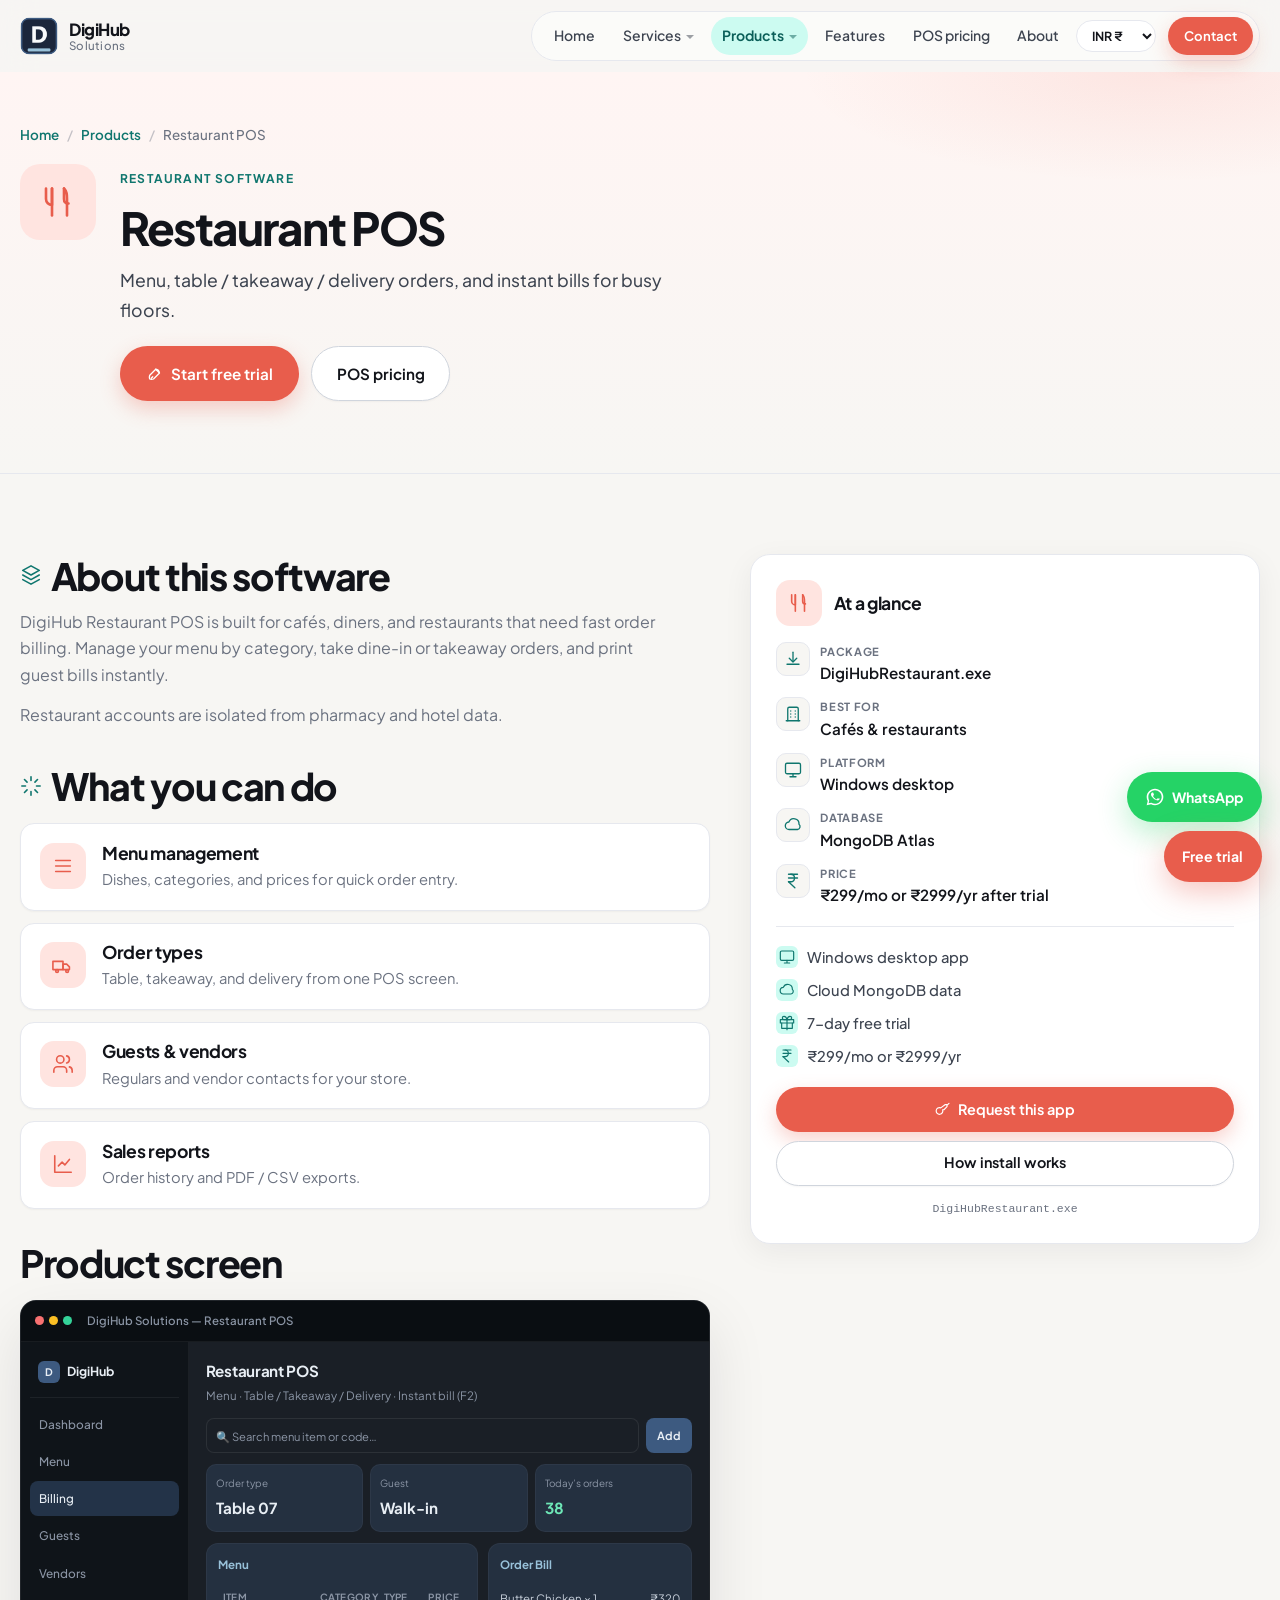
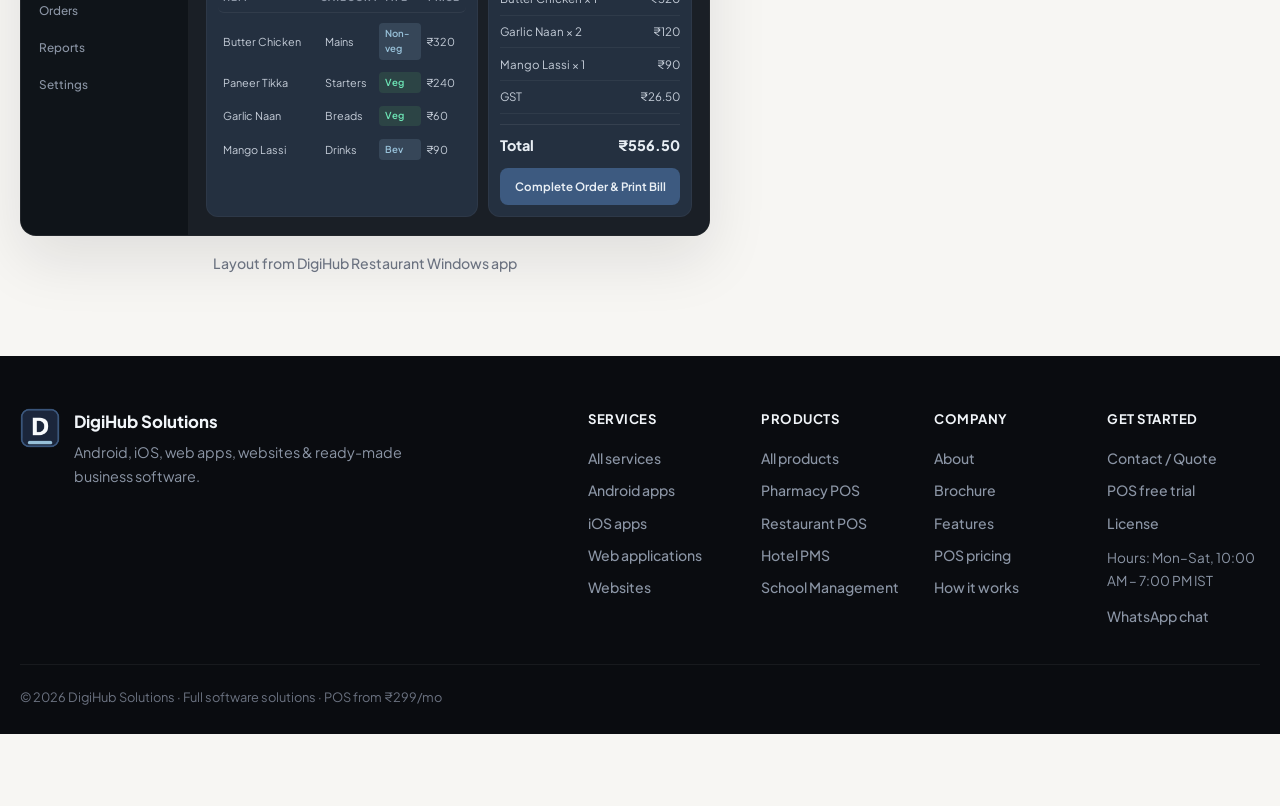
<file: restaurant.html>
<!DOCTYPE html>
<html lang="en">
<head>
  <meta charset="UTF-8" />
  <meta name="viewport" content="width=device-width, initial-scale=1.0" />
  <meta name="description" content="Restaurant POS for menu and order billing. 7-day free trial · ₹299/mo or ₹2999/yr." />
  <meta name="theme-color" content="#0f766e" />
  <title>Restaurant POS — DigiHub Solutions</title>
  <link rel="icon" href="assets/logo.png" type="image/png" />
  <link rel="preconnect" href="https://fonts.googleapis.com" />
  <link rel="preconnect" href="https://fonts.gstatic.com" crossorigin />
  <link href="https://fonts.googleapis.com/css2?family=Plus+Jakarta+Sans:ital,wght@0,400;0,500;0,600;0,700;0,800;1,400;1,500&display=swap" rel="stylesheet" />
  <link rel="stylesheet" href="css/styles.css" />
</head>
<body class="has-trial-bar">
  <header class="site-header">
    <div class="container nav">
      <a href="index.html" class="brand" aria-label="DigiHub Solutions home">
        <img src="assets/logo.png" alt="" class="brand-logo" width="36" height="36" />
        <span class="brand-text">
          <strong>DigiHub</strong>
          <span>Solutions</span>
        </span>
      </a>
      <button class="nav-toggle" id="navToggle" aria-label="Open menu" aria-expanded="false" aria-controls="navMenu">
        <span></span><span></span><span></span>
      </button>
      <nav class="nav-menu" id="navMenu" aria-label="Primary">
        <a href="index.html" data-nav="index.html">Home</a>
        <div class="nav-dropdown">
          <a href="services.html" data-nav="services.html">Services</a>
          <div class="nav-dropdown-menu">
            <a href="services.html" data-nav="services.html">All services</a>
            <a href="services.html#android">Android apps</a>
            <a href="services.html#ios">iOS apps</a>
            <a href="services.html#web-apps">Web applications</a>
            <a href="services.html#websites">Websites</a>
            <a href="services.html#custom">Custom software</a>
          </div>
        </div>
        <div class="nav-dropdown">
          <a href="products.html" data-nav="products.html,pharmacy.html,restaurant.html,hotel.html,school.html">Products</a>
          <div class="nav-dropdown-menu">
            <a href="products.html" data-nav="products.html">All products</a>
            <a href="pharmacy.html" data-nav="pharmacy.html">Pharmacy POS</a>
            <a href="restaurant.html" data-nav="restaurant.html">Restaurant POS</a>
            <a href="hotel.html" data-nav="hotel.html">Hotel PMS</a>
            <a href="school.html" data-nav="school.html">School Management</a>
          </div>
        </div>
        <a href="features.html" data-nav="features.html">Features</a>
        <a href="pricing.html" data-nav="pricing.html" title="Billing / POS products only">POS pricing</a>
        <a href="about.html" data-nav="about.html">About</a>
        <!-- <a href="careers.html" data-nav="careers.html">Careers</a> -->
                <select class="currency-select" aria-label="Currency" title="Display currency"></select>
        <a href="contact.html" class="btn btn-sm btn-primary" data-nav="contact.html">Contact</a>
      </nav>
    </div>
  </header>

  <main>
    <section class="page-hero product-hero restaurant">
      <div class="hero-orbs soft" aria-hidden="true"><span></span><span></span></div>
      <div class="container">
        <nav class="breadcrumb">
          <a href="index.html">Home</a><span class="sep">/</span>
          <a href="products.html">Products</a><span class="sep">/</span>
          <span>Restaurant POS</span>
        </nav>
        <div class="product-hero-row">
          <div class="product-icon xl restaurant"><svg class="ico" viewBox="0 0 24 24" width="36" height="36" fill="none" stroke="currentColor" stroke-width="1.75" stroke-linecap="round" stroke-linejoin="round" aria-hidden="true"><path d="M4 3v7a4 4 0 0 0 4 4h0V3"/><path d="M8 3v18"/><path d="M16 3c2 2 2 4 2 7v11"/><path d="M16 3v7c0 2 1 3 3 3"/></svg></div>
          <div>
            <p class="eyebrow">Restaurant software</p>
            <h1>Restaurant POS</h1>
            <p class="lead">Menu, table / takeaway / delivery orders, and instant bills for busy floors.</p>
            <div class="hero-actions" style="margin-top:1.25rem">
              <a href="contact.html?product=restaurant" class="btn btn-primary btn-lg"><svg class="ico" viewBox="0 0 24 24" width="18" height="18" fill="none" stroke="currentColor" stroke-width="1.75" stroke-linecap="round" stroke-linejoin="round" aria-hidden="true"><path d="M5 15c-1 3 0 5 0 5s2 1 5 0l8-8a6 6 0 0 0-5-5l-8 8z"/><path d="M13 7l4 4"/><path d="M9 17l-2 2"/></svg> Start free trial</a>
              <a href="pricing.html" class="btn btn-ghost btn-lg">POS pricing</a>
            </div>
          </div>
        </div>
      </div>
    </section>

    <section class="section">
      <div class="container detail-grid">
        <div>
          <h2 class="with-ico"><svg class="ico" viewBox="0 0 24 24" width="22" height="22" fill="none" stroke="currentColor" stroke-width="1.75" stroke-linecap="round" stroke-linejoin="round" aria-hidden="true"><path d="M12 2l9 5-9 5-9-5 9-5z"/><path d="M3 12l9 5 9-5"/><path d="M3 17l9 5 9-5"/></svg> About this software</h2>
          <div class="content-block">
            <p>DigiHub Restaurant POS is built for cafés, diners, and restaurants that need fast order billing. Manage your menu by category, take dine-in or takeaway orders, and print guest bills instantly.</p>
            <p>Restaurant accounts are isolated from pharmacy and hotel data.</p>
          </div>
          <h2 class="with-ico" style="margin-top:2.25rem"><svg class="ico" viewBox="0 0 24 24" width="22" height="22" fill="none" stroke="currentColor" stroke-width="1.75" stroke-linecap="round" stroke-linejoin="round" aria-hidden="true"><path d="M12 2v4M12 18v4M4.9 4.9l2.8 2.8M16.3 16.3l2.8 2.8M2 12h4M18 12h4M4.9 19.1l2.8-2.8M16.3 7.7l2.8-2.8"/></svg> What you can do</h2>
          <div class="feature-list-rich">
            <article class="rich-card card-lift">
              <div class="icon-bubble restaurant"><svg class="ico" viewBox="0 0 24 24" width="22" height="22" fill="none" stroke="currentColor" stroke-width="1.75" stroke-linecap="round" stroke-linejoin="round" aria-hidden="true"><path d="M4 6h16M4 12h16M4 18h16"/></svg></div>
              <div>
                <h3>Menu management</h3>
                <p>Dishes, categories, and prices for quick order entry.</p>
              </div>
            </article>
            <article class="rich-card card-lift">
              <div class="icon-bubble restaurant"><svg class="ico" viewBox="0 0 24 24" width="22" height="22" fill="none" stroke="currentColor" stroke-width="1.75" stroke-linecap="round" stroke-linejoin="round" aria-hidden="true"><path d="M1 8h11v9H1z"/><path d="M12 11h4l3 3v3h-7v-6z"/><circle cx="5.5" cy="18.5" r="1.5"/><circle cx="16.5" cy="18.5" r="1.5"/></svg></div>
              <div>
                <h3>Order types</h3>
                <p>Table, takeaway, and delivery from one POS screen.</p>
              </div>
            </article>
            <article class="rich-card card-lift">
              <div class="icon-bubble restaurant"><svg class="ico" viewBox="0 0 24 24" width="22" height="22" fill="none" stroke="currentColor" stroke-width="1.75" stroke-linecap="round" stroke-linejoin="round" aria-hidden="true"><path d="M16 21v-2a4 4 0 0 0-4-4H6a4 4 0 0 0-4 4v2"/><circle cx="9" cy="7" r="4"/><path d="M22 21v-2a4 4 0 0 0-3-3.87"/><path d="M16 3.13a4 4 0 0 1 0 7.75"/></svg></div>
              <div>
                <h3>Guests & vendors</h3>
                <p>Regulars and vendor contacts for your store.</p>
              </div>
            </article>
            <article class="rich-card card-lift">
              <div class="icon-bubble restaurant"><svg class="ico" viewBox="0 0 24 24" width="22" height="22" fill="none" stroke="currentColor" stroke-width="1.75" stroke-linecap="round" stroke-linejoin="round" aria-hidden="true"><path d="M3 3v18h18"/><path d="M7 14l4-4 3 3 5-6"/></svg></div>
              <div>
                <h3>Sales reports</h3>
                <p>Order history and PDF / CSV exports.</p>
              </div>
            </article>
          </div>

        <div class="product-shot-wrap">
          <h2 class="with-ico" style="margin-bottom:1rem">Product screen</h2>
          
<div class="app-shot" role="img" aria-label="DigiHub Restaurant POS screenshot">
  <div class="app-shot-bar"><span class="dots"><i></i><i></i><i></i></span> DigiHub Solutions — Restaurant POS</div>
  <div class="app-shot-body">
    <aside class="app-side">
      <div class="app-brand"><span>D</span> DigiHub</div>
      <nav>
        <a href="#">Dashboard</a>
        <a href="#">Menu</a>
        <a class="on" href="#">Billing</a>
        <a href="#">Guests</a>
        <a href="#">Vendors</a>
        <a href="#">Orders</a>
        <a href="#">Reports</a>
        <a href="#">Settings</a>
      </nav>
    </aside>
    <div class="app-main">
      <h4>Restaurant POS</h4>
      <p class="sub">Menu · Table / Takeaway / Delivery · Instant bill (F2)</p>
      <div class="app-search"><span>🔍 Search menu item or code…</span><em>Add</em></div>
      <div class="app-kpis" style="grid-template-columns:repeat(3,1fr);margin-bottom:0.65rem">
        <div class="app-kpi"><label>Order type</label><b>Table 07</b></div>
        <div class="app-kpi"><label>Guest</label><b>Walk-in</b></div>
        <div class="app-kpi"><label>Today’s orders</label><b class="ok">38</b></div>
      </div>
      <div class="app-split">
        <div class="app-box">
          <div class="box-title">Menu</div>
          <div class="app-row head"><span>Item</span><span>Category</span><span>Type</span><span>Price</span></div>
          <div class="app-row"><span>Butter Chicken</span><span>Mains</span><span class="tag">Non-veg</span><span>₹320</span></div>
          <div class="app-row"><span>Paneer Tikka</span><span>Starters</span><span class="tag green">Veg</span><span>₹240</span></div>
          <div class="app-row"><span>Garlic Naan</span><span>Breads</span><span class="tag green">Veg</span><span>₹60</span></div>
          <div class="app-row"><span>Mango Lassi</span><span>Drinks</span><span class="tag">Bev</span><span>₹90</span></div>
        </div>
        <div class="app-box">
          <div class="box-title">Order Bill</div>
          <div class="app-cart-line"><span>Butter Chicken × 1</span><span>₹320</span></div>
          <div class="app-cart-line"><span>Garlic Naan × 2</span><span>₹120</span></div>
          <div class="app-cart-line"><span>Mango Lassi × 1</span><span>₹90</span></div>
          <div class="app-cart-line"><span>GST</span><span>₹26.50</span></div>
          <div class="app-total"><span>Total</span><span>₹556.50</span></div>
          <div class="app-btn">Complete Order &amp; Print Bill</div>
        </div>
      </div>
    </div>
  </div>
</div>
          <p class="shot-caption">Layout from DigiHub Restaurant Windows app</p>
        </div>
        </div>
        <aside class="detail-panel glass-panel">
          <div class="panel-head">
            <div class="icon-bubble restaurant"><svg class="ico" viewBox="0 0 24 24" width="22" height="22" fill="none" stroke="currentColor" stroke-width="1.75" stroke-linecap="round" stroke-linejoin="round" aria-hidden="true"><path d="M4 3v7a4 4 0 0 0 4 4h0V3"/><path d="M8 3v18"/><path d="M16 3c2 2 2 4 2 7v11"/><path d="M16 3v7c0 2 1 3 3 3"/></svg></div>
            <h3>At a glance</h3>
          </div>
          <dl class="detail-meta">
            <div class="meta-row">
              <span class="meta-ico"><svg class="ico" viewBox="0 0 24 24" width="18" height="18" fill="none" stroke="currentColor" stroke-width="1.75" stroke-linecap="round" stroke-linejoin="round" aria-hidden="true"><path d="M12 3v12"/><path d="M7 11l5 5 5-5"/><path d="M4 19h16"/></svg></span>
              <div><dt>Package</dt><dd>DigiHubRestaurant.exe</dd></div>
            </div>
            <div class="meta-row">
              <span class="meta-ico"><svg class="ico" viewBox="0 0 24 24" width="18" height="18" fill="none" stroke="currentColor" stroke-width="1.75" stroke-linecap="round" stroke-linejoin="round" aria-hidden="true"><path d="M3 21h18"/><path d="M5 21V5a2 2 0 0 1 2-2h10a2 2 0 0 1 2 2v16"/><path d="M9 8h.01M15 8h.01M9 12h.01M15 12h.01M9 16h.01M15 16h.01"/></svg></span>
              <div><dt>Best for</dt><dd>Cafés &amp; restaurants</dd></div>
            </div>
            <div class="meta-row">
              <span class="meta-ico"><svg class="ico" viewBox="0 0 24 24" width="18" height="18" fill="none" stroke="currentColor" stroke-width="1.75" stroke-linecap="round" stroke-linejoin="round" aria-hidden="true"><rect x="2" y="3" width="20" height="14" rx="2"/><path d="M8 21h8M12 17v4"/></svg></span>
              <div><dt>Platform</dt><dd>Windows desktop</dd></div>
            </div>
            <div class="meta-row">
              <span class="meta-ico"><svg class="ico" viewBox="0 0 24 24" width="18" height="18" fill="none" stroke="currentColor" stroke-width="1.75" stroke-linecap="round" stroke-linejoin="round" aria-hidden="true"><path d="M18 18H7a5 5 0 0 1-.5-10A7 7 0 0 1 20 11a4 4 0 0 1-2 7z"/></svg></span>
              <div><dt>Database</dt><dd>MongoDB Atlas</dd></div>
            </div>
            <div class="meta-row">
              <span class="meta-ico"><svg class="ico" viewBox="0 0 24 24" width="18" height="18" fill="none" stroke="currentColor" stroke-width="1.75" stroke-linecap="round" stroke-linejoin="round" aria-hidden="true"><path d="M6 3h12"/><path d="M6 8h12"/><path d="M6 13h3"/><path d="M9 13c6.667 0 6.667-10 0-10"/><path d="m6 13 8.5 8"/></svg></span>
              <div><dt>Price</dt><dd>₹299/mo or ₹2999/yr after trial</dd></div>
            </div>
          </dl>
          <ul class="icon-list">
                          <li><span class="li-ico"><svg class="ico" viewBox="0 0 24 24" width="16" height="16" fill="none" stroke="currentColor" stroke-width="1.75" stroke-linecap="round" stroke-linejoin="round" aria-hidden="true"><rect x="2" y="3" width="20" height="14" rx="2"/><path d="M8 21h8M12 17v4"/></svg></span>Windows desktop app</li>
                          <li><span class="li-ico"><svg class="ico" viewBox="0 0 24 24" width="16" height="16" fill="none" stroke="currentColor" stroke-width="1.75" stroke-linecap="round" stroke-linejoin="round" aria-hidden="true"><path d="M18 18H7a5 5 0 0 1-.5-10A7 7 0 0 1 20 11a4 4 0 0 1-2 7z"/></svg></span>Cloud MongoDB data</li>
                          <li><span class="li-ico"><svg class="ico" viewBox="0 0 24 24" width="16" height="16" fill="none" stroke="currentColor" stroke-width="1.75" stroke-linecap="round" stroke-linejoin="round" aria-hidden="true"><path d="M20 12v8H4v-8"/><path d="M2 7h20v5H2z"/><path d="M12 22V7"/><path d="M12 7H7.5a2.5 2.5 0 0 1 0-5C11 2 12 7 12 7z"/><path d="M12 7h4.5a2.5 2.5 0 0 0 0-5C13 2 12 7 12 7z"/></svg></span>7-day free trial</li>
                          <li><span class="li-ico"><svg class="ico" viewBox="0 0 24 24" width="16" height="16" fill="none" stroke="currentColor" stroke-width="1.75" stroke-linecap="round" stroke-linejoin="round" aria-hidden="true"><path d="M6 3h12"/><path d="M6 8h12"/><path d="M6 13h3"/><path d="M9 13c6.667 0 6.667-10 0-10"/><path d="m6 13 8.5 8"/></svg></span>₹299/mo or ₹2999/yr</li>
          </ul>
          <a href="contact.html?product=restaurant" class="btn btn-primary btn-block"><svg class="ico" viewBox="0 0 24 24" width="16" height="16" fill="none" stroke="currentColor" stroke-width="1.75" stroke-linecap="round" stroke-linejoin="round" aria-hidden="true"><path d="M21 2l-2 2m-7.6 7.6a5 5 0 1 1-2.8-2.8L15 4h3v3l-4.6 4.6z"/></svg> Request this app</a>
          <a href="how-it-works.html" class="btn btn-ghost btn-block" style="margin-top:0.55rem">How install works</a>
          <p class="panel-exe">DigiHubRestaurant.exe</p>
        </aside>
      </div>
    </section>

  </main>

  <footer class="site-footer">
    <div class="container footer-inner">
      <div class="footer-top">
        <div class="footer-brand">
          <img src="assets/logo.png" alt="" width="40" height="40" />
          <div>
            <strong>DigiHub Solutions</strong>
            <p>Android, iOS, web apps, websites &amp; ready-made business software.</p>
          </div>
        </div>
        <div class="footer-cols">
          <div>
            <h4>Services</h4>
            <a href="services.html">All services</a>
            <a href="services.html#android">Android apps</a>
            <a href="services.html#ios">iOS apps</a>
            <a href="services.html#web-apps">Web applications</a>
            <a href="services.html#websites">Websites</a>
          </div>
          <div>
            <h4>Products</h4>
            <a href="products.html">All products</a>
            <a href="pharmacy.html">Pharmacy POS</a>
            <a href="restaurant.html">Restaurant POS</a>
            <a href="hotel.html">Hotel PMS</a>
            <a href="school.html">School Management</a>
          </div>
          <div>
            <h4>Company</h4>
            <a href="about.html">About</a>
            <!-- <a href="careers.html">Careers</a> -->
            <a href="brochure.html">Brochure</a>
            <a href="features.html">Features</a>
            <a href="pricing.html">POS pricing</a>
            <a href="how-it-works.html">How it works</a>
          </div>
          <div>
            <h4>Get started</h4>
            <a href="contact.html">Contact / Quote</a>
            <a href="pricing.html">POS free trial</a>
            <a href="license.html">License</a>
            <p style="font-size:0.85rem;margin:0.5rem 0;color:#8b95a5">Hours: <span data-support-hours>Mon–Sat, 10:00 AM – 7:00 PM IST</span></p>
            <a href="#" data-whatsapp-link>WhatsApp chat</a>
          </div>
        </div>
      </div>
      <p class="footer-copy">© <span id="year"></span> DigiHub Solutions · Full software solutions · POS from ₹299/mo</p>
    </div>
  </footer>


  <div class="fab-stack" aria-label="Quick actions">
    <a class="fab fab-wa" data-whatsapp-link href="#" aria-label="WhatsApp DigiHub">
      <svg viewBox="0 0 24 24" aria-hidden="true"><path d="M17.5 14.4c-.3-.1-1.6-.8-1.8-.9-.2-.1-.4-.1-.6.1-.2.3-.7.9-.8 1-.1.2-.3.2-.6.1-.3-.1-1.2-.4-2.3-1.5-1-1-1.4-1.8-1.6-2.1-.1-.3 0-.4.1-.6l.5-.6c.1-.2.2-.3.3-.5.1-.2 0-.4 0-.5 0-.1-.6-1.5-.8-2-.2-.5-.4-.4-.6-.4h-.5c-.2 0-.5.1-.7.3-.2.3-.9.9-.9 2.1s.9 2.4 1 2.6c.1.2 1.8 2.8 4.4 3.9 1.6.7 2.2.8 3 .7.5-.1 1.6-.6 1.8-1.3.2-.6.2-1.2.1-1.3-.1 0-.3-.1-.6-.2zM12 2C6.5 2 2 6.5 2 12c0 1.8.5 3.4 1.3 4.9L2 22l5.3-1.4c1.4.8 3 1.2 4.7 1.2 5.5 0 10-4.5 10-10S17.5 2 12 2zm0 18.2c-1.5 0-3-.4-4.3-1.2l-.3-.2-3.1.8.8-3-.2-.3C4.4 15 4 13.5 4 12 4 7.6 7.6 4 12 4s8 3.6 8 8-3.6 8.2-8 8.2z"/></svg>
      <span class="label">WhatsApp</span>
    </a>
    <a class="fab" href="contact.html"><span class="label">Free trial</span></a>
  </div>

  <script src="js/config.js"></script>
  <script src="js/main.js"></script>
</body>
</html>
</file>
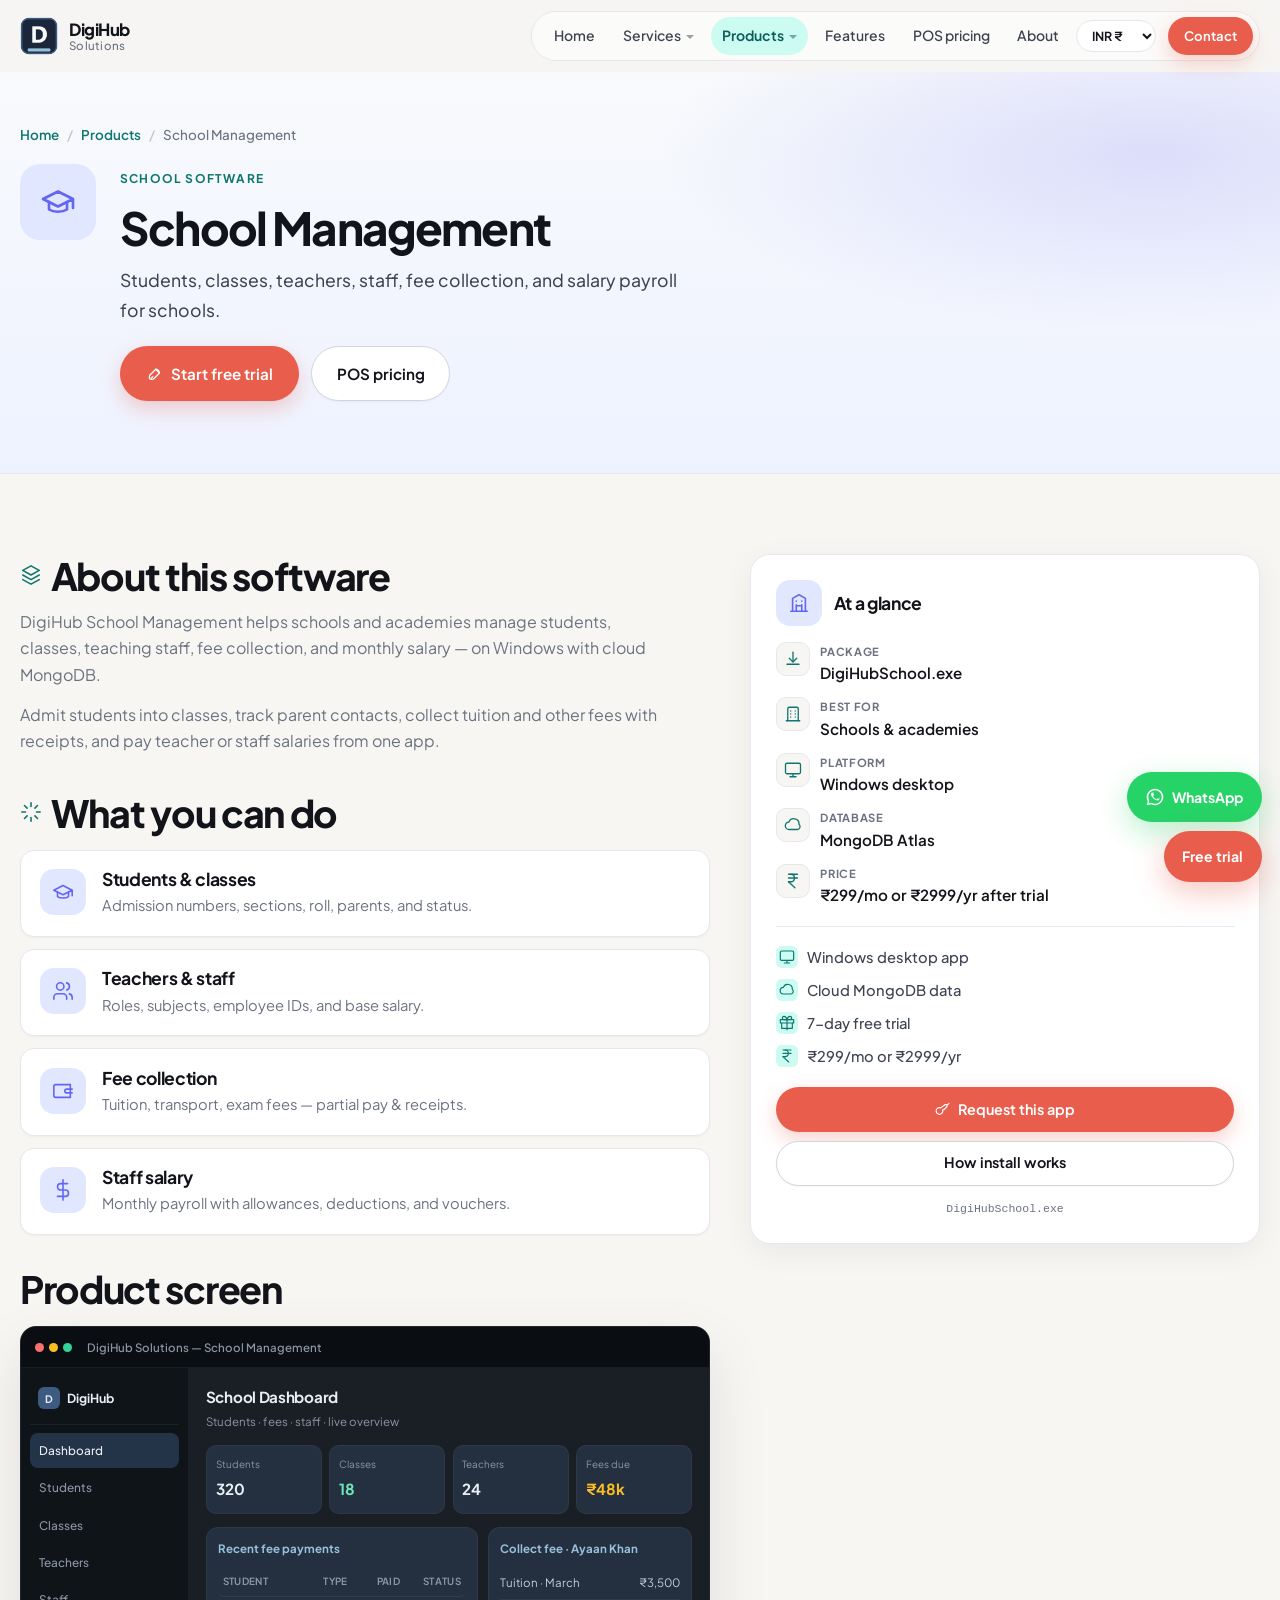
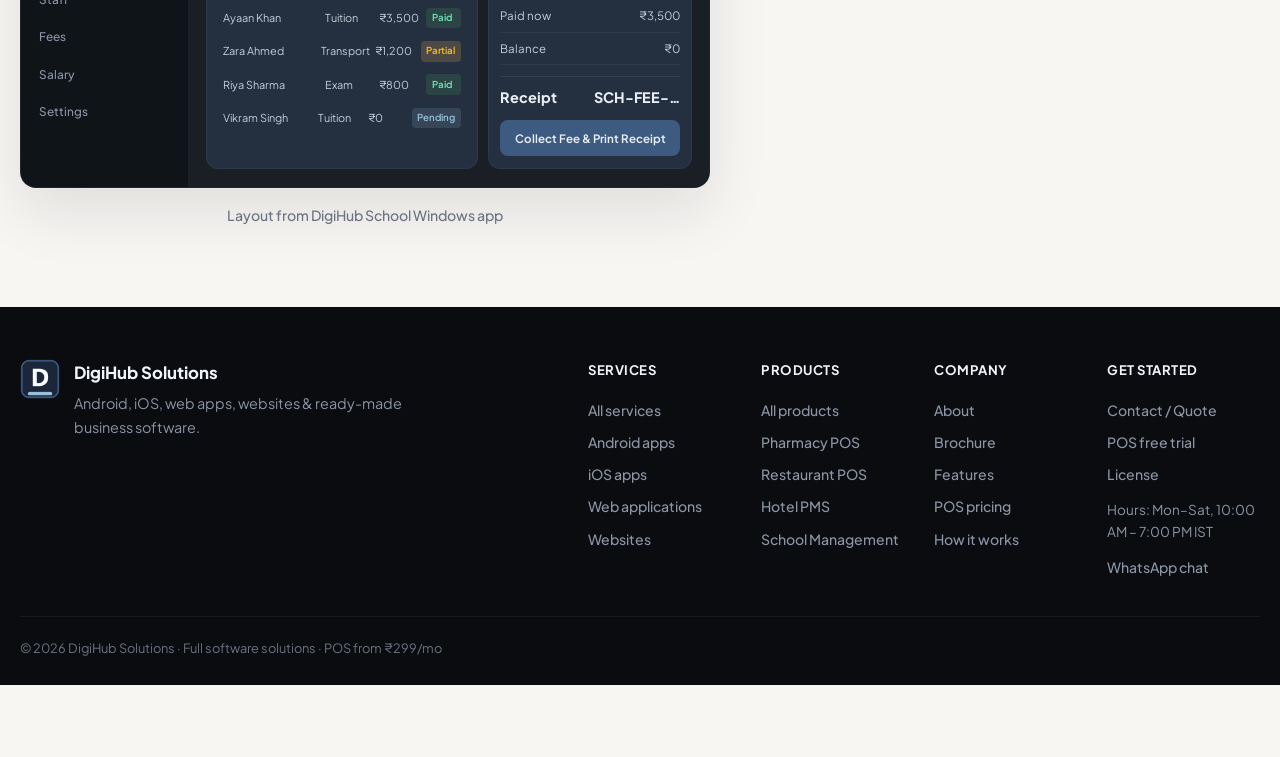
<file: school.html>
<!DOCTYPE html>
<html lang="en">
<head>
  <meta charset="UTF-8" />
  <meta name="viewport" content="width=device-width, initial-scale=1.0" />
  <meta name="description" content="School Management for students, classes, fees, teachers & salary. 7-day free trial · ₹299/mo or ₹2999/yr." />
  <meta name="theme-color" content="#0f766e" />
  <title>School Management — DigiHub Solutions</title>
  <link rel="icon" href="assets/logo.png" type="image/png" />
  <link rel="preconnect" href="https://fonts.googleapis.com" />
  <link rel="preconnect" href="https://fonts.gstatic.com" crossorigin />
  <link href="https://fonts.googleapis.com/css2?family=Plus+Jakarta+Sans:ital,wght@0,400;0,500;0,600;0,700;0,800;1,400;1,500&display=swap" rel="stylesheet" />
  <link rel="stylesheet" href="css/styles.css" />
</head>
<body class="has-trial-bar">
  <header class="site-header">
    <div class="container nav">
      <a href="index.html" class="brand" aria-label="DigiHub Solutions home">
        <img src="assets/logo.png" alt="" class="brand-logo" width="36" height="36" />
        <span class="brand-text">
          <strong>DigiHub</strong>
          <span>Solutions</span>
        </span>
      </a>
      <button class="nav-toggle" id="navToggle" aria-label="Open menu" aria-expanded="false" aria-controls="navMenu">
        <span></span><span></span><span></span>
      </button>
      <nav class="nav-menu" id="navMenu" aria-label="Primary">
        <a href="index.html" data-nav="index.html">Home</a>
        <div class="nav-dropdown">
          <a href="services.html" data-nav="services.html">Services</a>
          <div class="nav-dropdown-menu">
            <a href="services.html" data-nav="services.html">All services</a>
            <a href="services.html#android">Android apps</a>
            <a href="services.html#ios">iOS apps</a>
            <a href="services.html#web-apps">Web applications</a>
            <a href="services.html#websites">Websites</a>
            <a href="services.html#custom">Custom software</a>
          </div>
        </div>
        <div class="nav-dropdown">
          <a href="products.html" data-nav="products.html,pharmacy.html,restaurant.html,hotel.html,school.html">Products</a>
          <div class="nav-dropdown-menu">
            <a href="products.html" data-nav="products.html">All products</a>
            <a href="pharmacy.html" data-nav="pharmacy.html">Pharmacy POS</a>
            <a href="restaurant.html" data-nav="restaurant.html">Restaurant POS</a>
            <a href="hotel.html" data-nav="hotel.html">Hotel PMS</a>
            <a href="school.html" data-nav="school.html">School Management</a>
          </div>
        </div>
        <a href="features.html" data-nav="features.html">Features</a>
        <a href="pricing.html" data-nav="pricing.html" title="Billing / POS products only">POS pricing</a>
        <a href="about.html" data-nav="about.html">About</a>
        <!-- <a href="careers.html" data-nav="careers.html">Careers</a> -->
                <select class="currency-select" aria-label="Currency" title="Display currency"></select>
        <a href="contact.html" class="btn btn-sm btn-primary" data-nav="contact.html">Contact</a>
      </nav>
    </div>
  </header>

  <main>
    <section class="page-hero product-hero school">
      <div class="hero-orbs soft" aria-hidden="true"><span></span><span></span></div>
      <div class="container">
        <nav class="breadcrumb">
          <a href="index.html">Home</a><span class="sep">/</span>
          <a href="products.html">Products</a><span class="sep">/</span>
          <span>School Management</span>
        </nav>
        <div class="product-hero-row">
          <div class="product-icon xl school"><svg class="ico" viewBox="0 0 24 24" width="36" height="36" fill="none" stroke="currentColor" stroke-width="1.75" stroke-linecap="round" stroke-linejoin="round" aria-hidden="true"><path d="M22 10v6M2 10l10-5 10 5-10 5z"/><path d="M6 12v5c3 2 9 2 12 0v-5"/></svg></div>
          <div>
            <p class="eyebrow">School software</p>
            <h1>School Management</h1>
            <p class="lead">Students, classes, teachers, staff, fee collection, and salary payroll for schools.</p>
            <div class="hero-actions" style="margin-top:1.25rem">
              <a href="contact.html?product=school" class="btn btn-primary btn-lg"><svg class="ico" viewBox="0 0 24 24" width="18" height="18" fill="none" stroke="currentColor" stroke-width="1.75" stroke-linecap="round" stroke-linejoin="round" aria-hidden="true"><path d="M5 15c-1 3 0 5 0 5s2 1 5 0l8-8a6 6 0 0 0-5-5l-8 8z"/><path d="M13 7l4 4"/><path d="M9 17l-2 2"/></svg> Start free trial</a>
              <a href="pricing.html" class="btn btn-ghost btn-lg">POS pricing</a>
            </div>
          </div>
        </div>
      </div>
    </section>

    <section class="section">
      <div class="container detail-grid">
        <div>
          <h2 class="with-ico"><svg class="ico" viewBox="0 0 24 24" width="22" height="22" fill="none" stroke="currentColor" stroke-width="1.75" stroke-linecap="round" stroke-linejoin="round" aria-hidden="true"><path d="M12 2l9 5-9 5-9-5 9-5z"/><path d="M3 12l9 5 9-5"/><path d="M3 17l9 5 9-5"/></svg> About this software</h2>
          <div class="content-block">
            <p>DigiHub School Management helps schools and academies manage students, classes, teaching staff, fee collection, and monthly salary — on Windows with cloud MongoDB.</p>
            <p>Admit students into classes, track parent contacts, collect tuition and other fees with receipts, and pay teacher or staff salaries from one app.</p>
          </div>
          <h2 class="with-ico" style="margin-top:2.25rem"><svg class="ico" viewBox="0 0 24 24" width="22" height="22" fill="none" stroke="currentColor" stroke-width="1.75" stroke-linecap="round" stroke-linejoin="round" aria-hidden="true"><path d="M12 2v4M12 18v4M4.9 4.9l2.8 2.8M16.3 16.3l2.8 2.8M2 12h4M18 12h4M4.9 19.1l2.8-2.8M16.3 7.7l2.8-2.8"/></svg> What you can do</h2>
          <div class="feature-list-rich">
            <article class="rich-card card-lift">
              <div class="icon-bubble school"><svg class="ico" viewBox="0 0 24 24" width="22" height="22" fill="none" stroke="currentColor" stroke-width="1.75" stroke-linecap="round" stroke-linejoin="round" aria-hidden="true"><path d="M22 10v6M2 10l10-5 10 5-10 5z"/><path d="M6 12v5c3 2 9 2 12 0v-5"/></svg></div>
              <div>
                <h3>Students & classes</h3>
                <p>Admission numbers, sections, roll, parents, and status.</p>
              </div>
            </article>
            <article class="rich-card card-lift">
              <div class="icon-bubble school"><svg class="ico" viewBox="0 0 24 24" width="22" height="22" fill="none" stroke="currentColor" stroke-width="1.75" stroke-linecap="round" stroke-linejoin="round" aria-hidden="true"><path d="M16 21v-2a4 4 0 0 0-4-4H6a4 4 0 0 0-4 4v2"/><circle cx="9" cy="7" r="4"/><path d="M22 21v-2a4 4 0 0 0-3-3.87"/><path d="M16 3.13a4 4 0 0 1 0 7.75"/></svg></div>
              <div>
                <h3>Teachers & staff</h3>
                <p>Roles, subjects, employee IDs, and base salary.</p>
              </div>
            </article>
            <article class="rich-card card-lift">
              <div class="icon-bubble school"><svg class="ico" viewBox="0 0 24 24" width="22" height="22" fill="none" stroke="currentColor" stroke-width="1.75" stroke-linecap="round" stroke-linejoin="round" aria-hidden="true"><path d="M2 7a2 2 0 0 1 2-2h16v14H4a2 2 0 0 1-2-2V7z"/><path d="M22 10h-6a2 2 0 0 0 0 4h6"/></svg></div>
              <div>
                <h3>Fee collection</h3>
                <p>Tuition, transport, exam fees — partial pay &amp; receipts.</p>
              </div>
            </article>
            <article class="rich-card card-lift">
              <div class="icon-bubble school"><svg class="ico" viewBox="0 0 24 24" width="22" height="22" fill="none" stroke="currentColor" stroke-width="1.75" stroke-linecap="round" stroke-linejoin="round" aria-hidden="true"><path d="M12 1v22"/><path d="M17 5H9.5a3.5 3.5 0 0 0 0 7h5a3.5 3.5 0 0 1 0 7H6"/></svg></div>
              <div>
                <h3>Staff salary</h3>
                <p>Monthly payroll with allowances, deductions, and vouchers.</p>
              </div>
            </article>
          </div>

        <div class="product-shot-wrap">
          <h2 class="with-ico" style="margin-bottom:1rem">Product screen</h2>
          
<div class="app-shot" role="img" aria-label="DigiHub School Management screenshot">
  <div class="app-shot-bar"><span class="dots"><i></i><i></i><i></i></span> DigiHub Solutions — School Management</div>
  <div class="app-shot-body">
    <aside class="app-side">
      <div class="app-brand"><span>D</span> DigiHub</div>
      <nav>
        <a class="on" href="#">Dashboard</a>
        <a href="#">Students</a>
        <a href="#">Classes</a>
        <a href="#">Teachers</a>
        <a href="#">Staff</a>
        <a href="#">Fees</a>
        <a href="#">Salary</a>
        <a href="#">Settings</a>
      </nav>
    </aside>
    <div class="app-main">
      <h4>School Dashboard</h4>
      <p class="sub">Students · fees · staff · live overview</p>
      <div class="app-kpis">
        <div class="app-kpi"><label>Students</label><b>320</b></div>
        <div class="app-kpi"><label>Classes</label><b class="ok">18</b></div>
        <div class="app-kpi"><label>Teachers</label><b>24</b></div>
        <div class="app-kpi"><label>Fees due</label><b class="warn">₹48k</b></div>
      </div>
      <div class="app-split">
        <div class="app-box">
          <div class="box-title">Recent fee payments</div>
          <div class="app-row head"><span>Student</span><span>Type</span><span>Paid</span><span>Status</span></div>
          <div class="app-row"><span>Ayaan Khan</span><span>Tuition</span><span>₹3,500</span><span class="tag green">Paid</span></div>
          <div class="app-row"><span>Zara Ahmed</span><span>Transport</span><span>₹1,200</span><span class="tag amber">Partial</span></div>
          <div class="app-row"><span>Riya Sharma</span><span>Exam</span><span>₹800</span><span class="tag green">Paid</span></div>
          <div class="app-row"><span>Vikram Singh</span><span>Tuition</span><span>₹0</span><span class="tag">Pending</span></div>
        </div>
        <div class="app-box">
          <div class="box-title">Collect fee · Ayaan Khan</div>
          <div class="app-cart-line"><span>Tuition · March</span><span>₹3,500</span></div>
          <div class="app-cart-line"><span>Paid now</span><span>₹3,500</span></div>
          <div class="app-cart-line"><span>Balance</span><span>₹0</span></div>
          <div class="app-total"><span>Receipt</span><span>SCH-FEE-…</span></div>
          <div class="app-btn">Collect Fee &amp; Print Receipt</div>
        </div>
      </div>
    </div>
  </div>
</div>
          <p class="shot-caption">Layout from DigiHub School Windows app</p>
        </div>
        </div>
        <aside class="detail-panel glass-panel">
          <div class="panel-head">
            <div class="icon-bubble school"><svg class="ico" viewBox="0 0 24 24" width="22" height="22" fill="none" stroke="currentColor" stroke-width="1.75" stroke-linecap="round" stroke-linejoin="round" aria-hidden="true"><path d="M3 21h18"/><path d="M5 21V7l7-4 7 4v14"/><path d="M9 21v-6h6v6"/><path d="M9 10h.01M15 10h.01M9 14h.01M15 14h.01"/></svg></div>
            <h3>At a glance</h3>
          </div>
          <dl class="detail-meta">
            <div class="meta-row">
              <span class="meta-ico"><svg class="ico" viewBox="0 0 24 24" width="18" height="18" fill="none" stroke="currentColor" stroke-width="1.75" stroke-linecap="round" stroke-linejoin="round" aria-hidden="true"><path d="M12 3v12"/><path d="M7 11l5 5 5-5"/><path d="M4 19h16"/></svg></span>
              <div><dt>Package</dt><dd>DigiHubSchool.exe</dd></div>
            </div>
            <div class="meta-row">
              <span class="meta-ico"><svg class="ico" viewBox="0 0 24 24" width="18" height="18" fill="none" stroke="currentColor" stroke-width="1.75" stroke-linecap="round" stroke-linejoin="round" aria-hidden="true"><path d="M3 21h18"/><path d="M5 21V5a2 2 0 0 1 2-2h10a2 2 0 0 1 2 2v16"/><path d="M9 8h.01M15 8h.01M9 12h.01M15 12h.01M9 16h.01M15 16h.01"/></svg></span>
              <div><dt>Best for</dt><dd>Schools &amp; academies</dd></div>
            </div>
            <div class="meta-row">
              <span class="meta-ico"><svg class="ico" viewBox="0 0 24 24" width="18" height="18" fill="none" stroke="currentColor" stroke-width="1.75" stroke-linecap="round" stroke-linejoin="round" aria-hidden="true"><rect x="2" y="3" width="20" height="14" rx="2"/><path d="M8 21h8M12 17v4"/></svg></span>
              <div><dt>Platform</dt><dd>Windows desktop</dd></div>
            </div>
            <div class="meta-row">
              <span class="meta-ico"><svg class="ico" viewBox="0 0 24 24" width="18" height="18" fill="none" stroke="currentColor" stroke-width="1.75" stroke-linecap="round" stroke-linejoin="round" aria-hidden="true"><path d="M18 18H7a5 5 0 0 1-.5-10A7 7 0 0 1 20 11a4 4 0 0 1-2 7z"/></svg></span>
              <div><dt>Database</dt><dd>MongoDB Atlas</dd></div>
            </div>
            <div class="meta-row">
              <span class="meta-ico"><svg class="ico" viewBox="0 0 24 24" width="18" height="18" fill="none" stroke="currentColor" stroke-width="1.75" stroke-linecap="round" stroke-linejoin="round" aria-hidden="true"><path d="M6 3h12"/><path d="M6 8h12"/><path d="M6 13h3"/><path d="M9 13c6.667 0 6.667-10 0-10"/><path d="m6 13 8.5 8"/></svg></span>
              <div><dt>Price</dt><dd>₹299/mo or ₹2999/yr after trial</dd></div>
            </div>
          </dl>
          <ul class="icon-list">
                          <li><span class="li-ico"><svg class="ico" viewBox="0 0 24 24" width="16" height="16" fill="none" stroke="currentColor" stroke-width="1.75" stroke-linecap="round" stroke-linejoin="round" aria-hidden="true"><rect x="2" y="3" width="20" height="14" rx="2"/><path d="M8 21h8M12 17v4"/></svg></span>Windows desktop app</li>
                          <li><span class="li-ico"><svg class="ico" viewBox="0 0 24 24" width="16" height="16" fill="none" stroke="currentColor" stroke-width="1.75" stroke-linecap="round" stroke-linejoin="round" aria-hidden="true"><path d="M18 18H7a5 5 0 0 1-.5-10A7 7 0 0 1 20 11a4 4 0 0 1-2 7z"/></svg></span>Cloud MongoDB data</li>
                          <li><span class="li-ico"><svg class="ico" viewBox="0 0 24 24" width="16" height="16" fill="none" stroke="currentColor" stroke-width="1.75" stroke-linecap="round" stroke-linejoin="round" aria-hidden="true"><path d="M20 12v8H4v-8"/><path d="M2 7h20v5H2z"/><path d="M12 22V7"/><path d="M12 7H7.5a2.5 2.5 0 0 1 0-5C11 2 12 7 12 7z"/><path d="M12 7h4.5a2.5 2.5 0 0 0 0-5C13 2 12 7 12 7z"/></svg></span>7-day free trial</li>
                          <li><span class="li-ico"><svg class="ico" viewBox="0 0 24 24" width="16" height="16" fill="none" stroke="currentColor" stroke-width="1.75" stroke-linecap="round" stroke-linejoin="round" aria-hidden="true"><path d="M6 3h12"/><path d="M6 8h12"/><path d="M6 13h3"/><path d="M9 13c6.667 0 6.667-10 0-10"/><path d="m6 13 8.5 8"/></svg></span>₹299/mo or ₹2999/yr</li>
          </ul>
          <a href="contact.html?product=school" class="btn btn-primary btn-block"><svg class="ico" viewBox="0 0 24 24" width="16" height="16" fill="none" stroke="currentColor" stroke-width="1.75" stroke-linecap="round" stroke-linejoin="round" aria-hidden="true"><path d="M21 2l-2 2m-7.6 7.6a5 5 0 1 1-2.8-2.8L15 4h3v3l-4.6 4.6z"/></svg> Request this app</a>
          <a href="how-it-works.html" class="btn btn-ghost btn-block" style="margin-top:0.55rem">How install works</a>
          <p class="panel-exe">DigiHubSchool.exe</p>
        </aside>
      </div>
    </section>

  </main>

  <footer class="site-footer">
    <div class="container footer-inner">
      <div class="footer-top">
        <div class="footer-brand">
          <img src="assets/logo.png" alt="" width="40" height="40" />
          <div>
            <strong>DigiHub Solutions</strong>
            <p>Android, iOS, web apps, websites &amp; ready-made business software.</p>
          </div>
        </div>
        <div class="footer-cols">
          <div>
            <h4>Services</h4>
            <a href="services.html">All services</a>
            <a href="services.html#android">Android apps</a>
            <a href="services.html#ios">iOS apps</a>
            <a href="services.html#web-apps">Web applications</a>
            <a href="services.html#websites">Websites</a>
          </div>
          <div>
            <h4>Products</h4>
            <a href="products.html">All products</a>
            <a href="pharmacy.html">Pharmacy POS</a>
            <a href="restaurant.html">Restaurant POS</a>
            <a href="hotel.html">Hotel PMS</a>
            <a href="school.html">School Management</a>
          </div>
          <div>
            <h4>Company</h4>
            <a href="about.html">About</a>
            <!-- <a href="careers.html">Careers</a> -->
            <a href="brochure.html">Brochure</a>
            <a href="features.html">Features</a>
            <a href="pricing.html">POS pricing</a>
            <a href="how-it-works.html">How it works</a>
          </div>
          <div>
            <h4>Get started</h4>
            <a href="contact.html">Contact / Quote</a>
            <a href="pricing.html">POS free trial</a>
            <a href="license.html">License</a>
            <p style="font-size:0.85rem;margin:0.5rem 0;color:#8b95a5">Hours: <span data-support-hours>Mon–Sat, 10:00 AM – 7:00 PM IST</span></p>
            <a href="#" data-whatsapp-link>WhatsApp chat</a>
          </div>
        </div>
      </div>
      <p class="footer-copy">© <span id="year"></span> DigiHub Solutions · Full software solutions · POS from ₹299/mo</p>
    </div>
  </footer>


  <div class="fab-stack" aria-label="Quick actions">
    <a class="fab fab-wa" data-whatsapp-link href="#" aria-label="WhatsApp DigiHub">
      <svg viewBox="0 0 24 24" aria-hidden="true"><path d="M17.5 14.4c-.3-.1-1.6-.8-1.8-.9-.2-.1-.4-.1-.6.1-.2.3-.7.9-.8 1-.1.2-.3.2-.6.1-.3-.1-1.2-.4-2.3-1.5-1-1-1.4-1.8-1.6-2.1-.1-.3 0-.4.1-.6l.5-.6c.1-.2.2-.3.3-.5.1-.2 0-.4 0-.5 0-.1-.6-1.5-.8-2-.2-.5-.4-.4-.6-.4h-.5c-.2 0-.5.1-.7.3-.2.3-.9.9-.9 2.1s.9 2.4 1 2.6c.1.2 1.8 2.8 4.4 3.9 1.6.7 2.2.8 3 .7.5-.1 1.6-.6 1.8-1.3.2-.6.2-1.2.1-1.3-.1 0-.3-.1-.6-.2zM12 2C6.5 2 2 6.5 2 12c0 1.8.5 3.4 1.3 4.9L2 22l5.3-1.4c1.4.8 3 1.2 4.7 1.2 5.5 0 10-4.5 10-10S17.5 2 12 2zm0 18.2c-1.5 0-3-.4-4.3-1.2l-.3-.2-3.1.8.8-3-.2-.3C4.4 15 4 13.5 4 12 4 7.6 7.6 4 12 4s8 3.6 8 8-3.6 8.2-8 8.2z"/></svg>
      <span class="label">WhatsApp</span>
    </a>
    <a class="fab" href="contact.html"><span class="label">Free trial</span></a>
  </div>

  <script src="js/config.js"></script>
  <script src="js/main.js"></script>
</body>
</html>
</file>
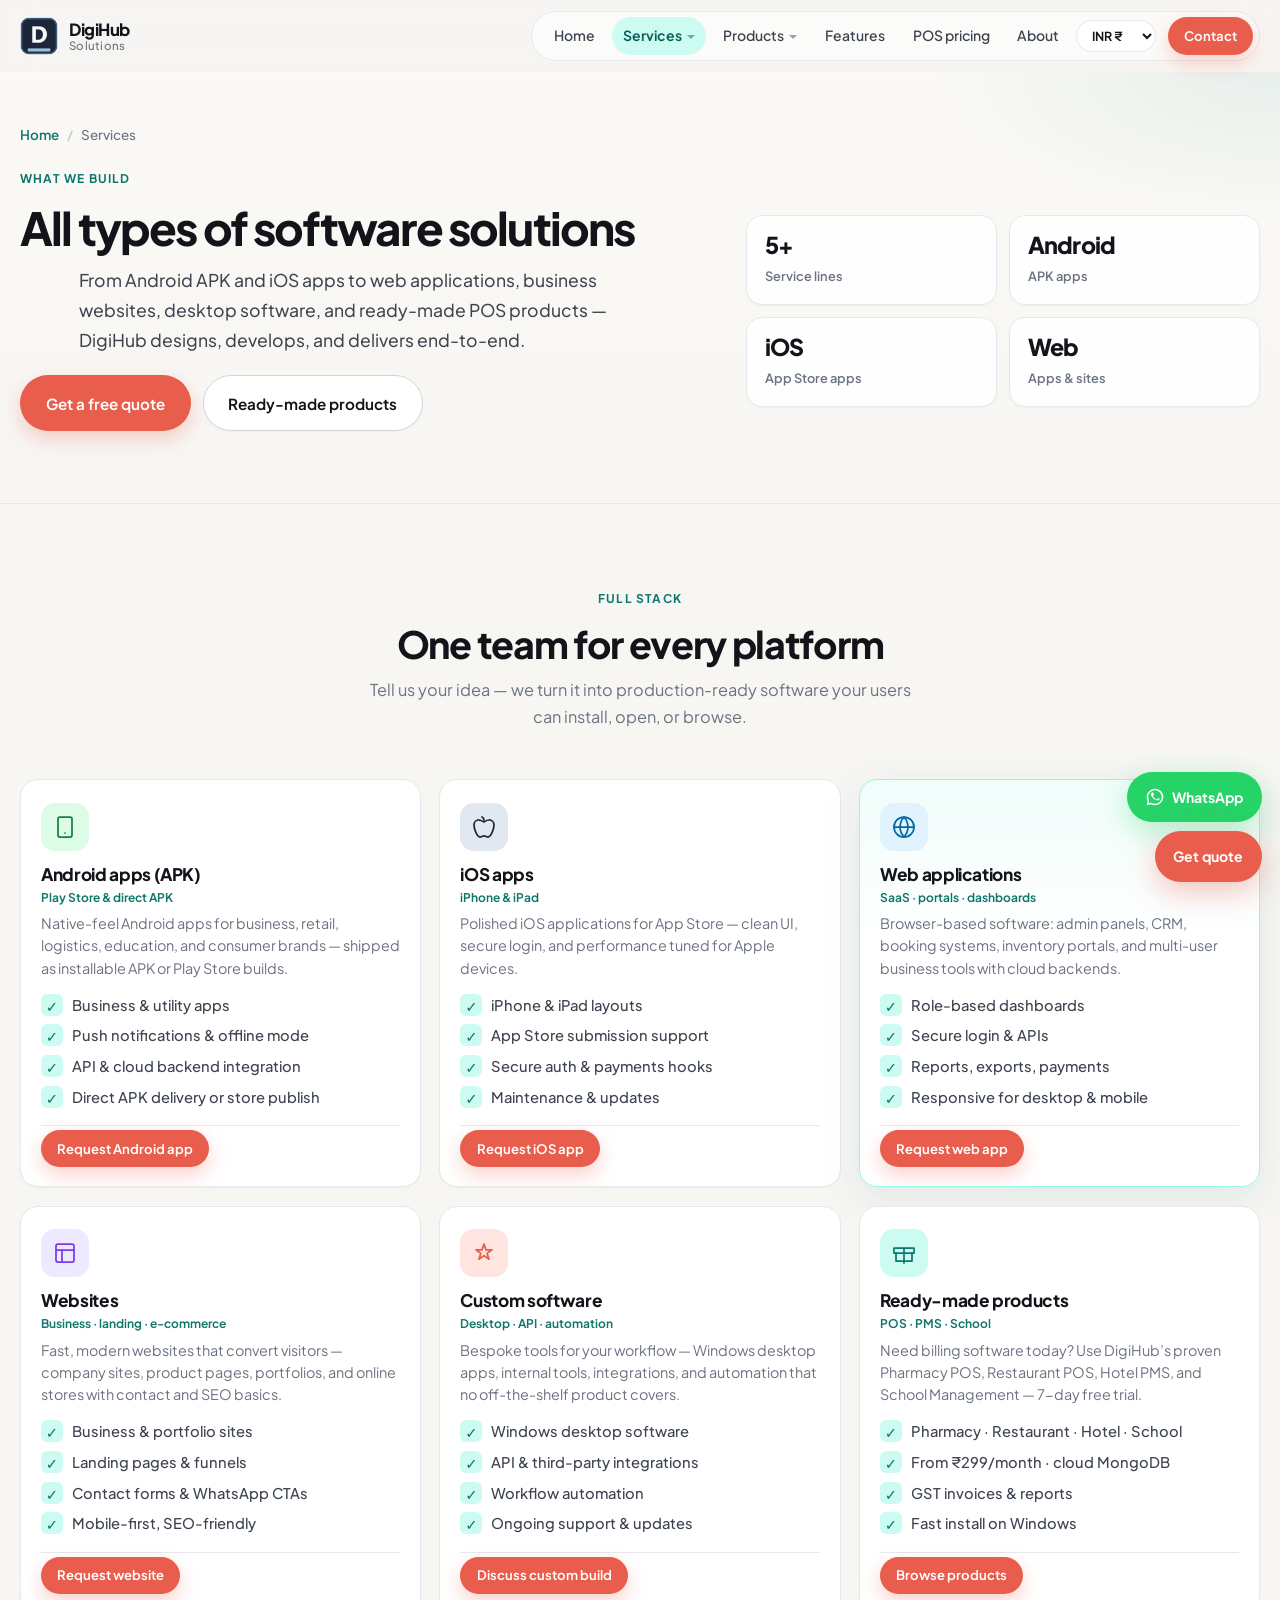
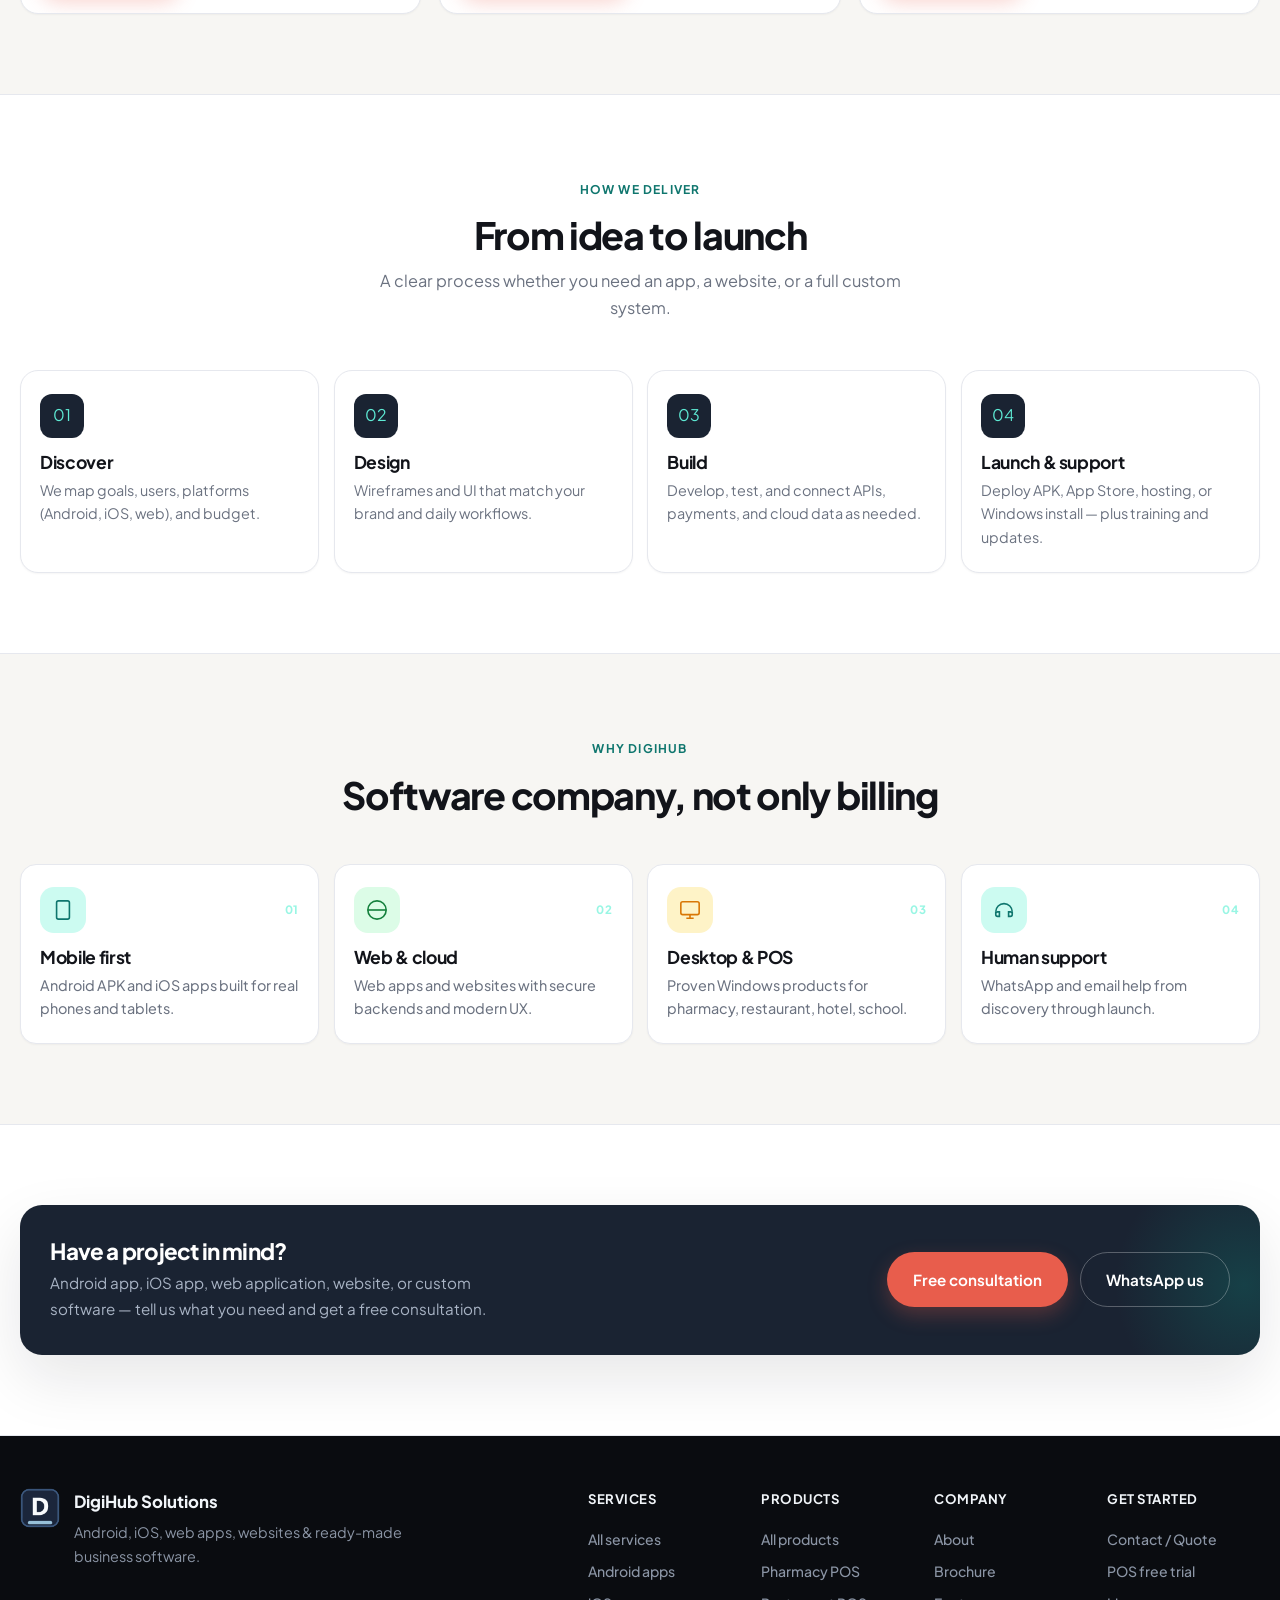
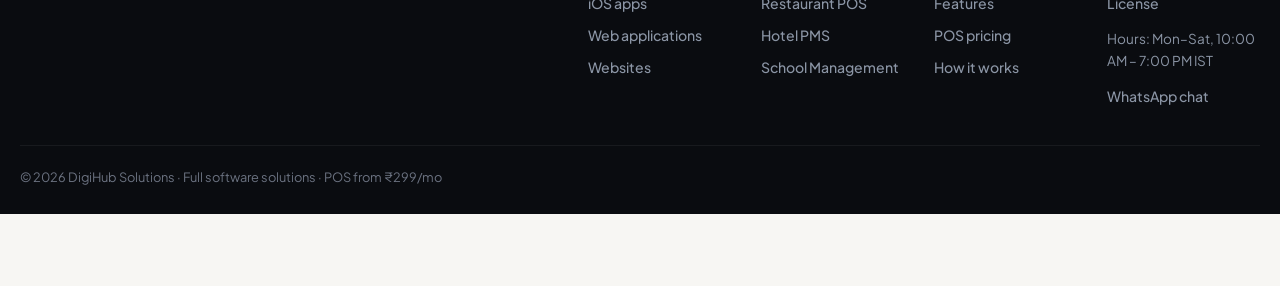
<file: services.html>
<!DOCTYPE html>
<html lang="en">
<head>
  <meta charset="UTF-8" />
  <meta name="viewport" content="width=device-width, initial-scale=1.0" />
  <meta name="description" content="DigiHub Solutions — custom software, Android APK apps, iOS apps, web applications, and websites. Ready-made business software too." />
  <meta name="theme-color" content="#0f766e" />
  <title>Services — DigiHub Solutions | Apps, Web & Custom Software</title>
  <link rel="icon" href="assets/logo.png" type="image/png" />
  <link rel="preconnect" href="https://fonts.googleapis.com" />
  <link rel="preconnect" href="https://fonts.gstatic.com" crossorigin />
  <link href="https://fonts.googleapis.com/css2?family=Plus+Jakarta+Sans:ital,wght@0,400;0,500;0,600;0,700;0,800;1,400;1,500&display=swap" rel="stylesheet" />
  <link rel="stylesheet" href="css/styles.css" />
</head>
<body class="has-trial-bar">
  <header class="site-header">
    <div class="container nav">
      <a href="index.html" class="brand" aria-label="DigiHub Solutions home">
        <img src="assets/logo.png" alt="" class="brand-logo" width="36" height="36" />
        <span class="brand-text">
          <strong>DigiHub</strong>
          <span>Solutions</span>
        </span>
      </a>
      <button class="nav-toggle" id="navToggle" aria-label="Open menu" aria-expanded="false" aria-controls="navMenu">
        <span></span><span></span><span></span>
      </button>
      <nav class="nav-menu" id="navMenu" aria-label="Primary">
        <a href="index.html" data-nav="index.html">Home</a>
        <div class="nav-dropdown">
          <a href="services.html" data-nav="services.html">Services</a>
          <div class="nav-dropdown-menu">
            <a href="services.html" data-nav="services.html">All services</a>
            <a href="services.html#android">Android apps</a>
            <a href="services.html#ios">iOS apps</a>
            <a href="services.html#web-apps">Web applications</a>
            <a href="services.html#websites">Websites</a>
            <a href="services.html#custom">Custom software</a>
          </div>
        </div>
        <div class="nav-dropdown">
          <a href="products.html" data-nav="products.html,pharmacy.html,restaurant.html,hotel.html,school.html">Products</a>
          <div class="nav-dropdown-menu">
            <a href="products.html" data-nav="products.html">All products</a>
            <a href="pharmacy.html" data-nav="pharmacy.html">Pharmacy POS</a>
            <a href="restaurant.html" data-nav="restaurant.html">Restaurant POS</a>
            <a href="hotel.html" data-nav="hotel.html">Hotel PMS</a>
            <a href="school.html" data-nav="school.html">School Management</a>
          </div>
        </div>
        <a href="features.html" data-nav="features.html">Features</a>
        <a href="pricing.html" data-nav="pricing.html" title="Billing / POS products only">POS pricing</a>
        <a href="about.html" data-nav="about.html">About</a>
        <select class="currency-select" aria-label="Currency" title="Display currency"></select>
        <a href="contact.html" class="btn btn-sm btn-primary" data-nav="contact.html">Contact</a>
      </nav>
    </div>
  </header>

  <main>
    <section class="page-hero products-hero">
      <div class="hero-orbs soft" aria-hidden="true"><span></span><span></span></div>
      <div class="container">
        <nav class="breadcrumb"><a href="index.html">Home</a><span class="sep">/</span><span>Services</span></nav>
        <div class="products-hero-inner">
          <div>
            <p class="eyebrow">What we build</p>
            <h1>All types of software solutions</h1>
            <p class="lead">
              From Android APK and iOS apps to web applications, business websites, desktop software,
              and ready-made POS products — DigiHub designs, develops, and delivers end-to-end.
            </p>
            <div class="hero-actions" style="margin-top:1.25rem">
              <a href="contact.html?plan=custom&product=custom-software" class="btn btn-primary btn-lg">Get a free quote</a>
              <a href="products.html" class="btn btn-ghost btn-lg">Ready-made products</a>
            </div>
          </div>
          <div class="products-hero-stats" aria-label="Highlights">
            <div class="phs-item"><strong>5+</strong><span>Service lines</span></div>
            <div class="phs-item"><strong>Android</strong><span>APK apps</span></div>
            <div class="phs-item"><strong>iOS</strong><span>App Store apps</span></div>
            <div class="phs-item"><strong>Web</strong><span>Apps &amp; sites</span></div>
          </div>
        </div>
      </div>
    </section>

    <section class="section">
      <div class="container">
        <div class="section-head">
          <p class="eyebrow">Full stack</p>
          <h2>One team for every platform</h2>
          <p class="section-sub">Tell us your idea — we turn it into production-ready software your users can install, open, or browse.</p>
        </div>
        <div class="services-grid">
          <article class="service-card card-lift" id="android">
            <div class="product-icon android" aria-hidden="true">
              <svg class="ico" viewBox="0 0 24 24" width="28" height="28" fill="none" stroke="currentColor" stroke-width="1.75" stroke-linecap="round" stroke-linejoin="round"><rect x="5" y="2" width="14" height="20" rx="2"/><path d="M12 18h.01"/></svg>
            </div>
            <h3>Android apps (APK)</h3>
            <p class="product-tag">Play Store &amp; direct APK</p>
            <p>Native-feel Android apps for business, retail, logistics, education, and consumer brands — shipped as installable APK or Play Store builds.</p>
            <ul class="icon-list compact">
              <li><span class="li-ico">✓</span>Business &amp; utility apps</li>
              <li><span class="li-ico">✓</span>Push notifications &amp; offline mode</li>
              <li><span class="li-ico">✓</span>API &amp; cloud backend integration</li>
              <li><span class="li-ico">✓</span>Direct APK delivery or store publish</li>
            </ul>
            <div class="product-foot">
              <a href="contact.html?product=android" class="btn btn-sm btn-primary">Request Android app</a>
            </div>
          </article>

          <article class="service-card card-lift" id="ios">
            <div class="product-icon ios" aria-hidden="true">
              <svg class="ico" viewBox="0 0 24 24" width="28" height="28" fill="none" stroke="currentColor" stroke-width="1.75" stroke-linecap="round" stroke-linejoin="round"><path d="M12 20.94c1.5 0 2.75 1.06 4 1.06 3 0 6-8 6-12.22A4.91 4.91 0 0 0 17 5c-2.22 0-4 1.44-5 2-1-.56-2.78-2-5-2a4.9 4.9 0 0 0-5 4.78C2 14 5 22 8 22c1.25 0 2.5-1.06 4-1.06z"/><path d="M10 2c1 .5 2 2 2 3"/></svg>
            </div>
            <h3>iOS apps</h3>
            <p class="product-tag">iPhone &amp; iPad</p>
            <p>Polished iOS applications for App Store — clean UI, secure login, and performance tuned for Apple devices.</p>
            <ul class="icon-list compact">
              <li><span class="li-ico">✓</span>iPhone &amp; iPad layouts</li>
              <li><span class="li-ico">✓</span>App Store submission support</li>
              <li><span class="li-ico">✓</span>Secure auth &amp; payments hooks</li>
              <li><span class="li-ico">✓</span>Maintenance &amp; updates</li>
            </ul>
            <div class="product-foot">
              <a href="contact.html?product=ios" class="btn btn-sm btn-primary">Request iOS app</a>
            </div>
          </article>

          <article class="service-card card-lift featured" id="web-apps">
            <div class="product-badge">Popular</div>
            <div class="product-icon webapp" aria-hidden="true">
              <svg class="ico" viewBox="0 0 24 24" width="28" height="28" fill="none" stroke="currentColor" stroke-width="1.75" stroke-linecap="round" stroke-linejoin="round"><circle cx="12" cy="12" r="10"/><path d="M2 12h20"/><path d="M12 2a15.3 15.3 0 0 1 4 10 15.3 15.3 0 0 1-4 10 15.3 15.3 0 0 1-4-10 15.3 15.3 0 0 1 4-10z"/></svg>
            </div>
            <h3>Web applications</h3>
            <p class="product-tag">SaaS · portals · dashboards</p>
            <p>Browser-based software: admin panels, CRM, booking systems, inventory portals, and multi-user business tools with cloud backends.</p>
            <ul class="icon-list compact">
              <li><span class="li-ico">✓</span>Role-based dashboards</li>
              <li><span class="li-ico">✓</span>Secure login &amp; APIs</li>
              <li><span class="li-ico">✓</span>Reports, exports, payments</li>
              <li><span class="li-ico">✓</span>Responsive for desktop &amp; mobile</li>
            </ul>
            <div class="product-foot">
              <a href="contact.html?product=web-app" class="btn btn-sm btn-primary">Request web app</a>
            </div>
          </article>

          <article class="service-card card-lift" id="websites">
            <div class="product-icon website" aria-hidden="true">
              <svg class="ico" viewBox="0 0 24 24" width="28" height="28" fill="none" stroke="currentColor" stroke-width="1.75" stroke-linecap="round" stroke-linejoin="round"><rect x="3" y="3" width="18" height="18" rx="2"/><path d="M3 9h18"/><path d="M9 21V9"/></svg>
            </div>
            <h3>Websites</h3>
            <p class="product-tag">Business · landing · e‑commerce</p>
            <p>Fast, modern websites that convert visitors — company sites, product pages, portfolios, and online stores with contact and SEO basics.</p>
            <ul class="icon-list compact">
              <li><span class="li-ico">✓</span>Business &amp; portfolio sites</li>
              <li><span class="li-ico">✓</span>Landing pages &amp; funnels</li>
              <li><span class="li-ico">✓</span>Contact forms &amp; WhatsApp CTAs</li>
              <li><span class="li-ico">✓</span>Mobile-first, SEO-friendly</li>
            </ul>
            <div class="product-foot">
              <a href="contact.html?product=website" class="btn btn-sm btn-primary">Request website</a>
            </div>
          </article>

          <article class="service-card card-lift" id="custom">
            <div class="product-icon custom" aria-hidden="true">
              <svg class="ico" viewBox="0 0 24 24" width="28" height="28" fill="none" stroke="currentColor" stroke-width="1.75" stroke-linecap="round" stroke-linejoin="round"><path d="M12 3l1.9 5.8H20l-4.9 3.6 1.9 5.8L12 14.6 6.9 18.2l1.9-5.8L4 8.8h6.1L12 3z"/></svg>
            </div>
            <h3>Custom software</h3>
            <p class="product-tag">Desktop · API · automation</p>
            <p>Bespoke tools for your workflow — Windows desktop apps, internal tools, integrations, and automation that no off-the-shelf product covers.</p>
            <ul class="icon-list compact">
              <li><span class="li-ico">✓</span>Windows desktop software</li>
              <li><span class="li-ico">✓</span>API &amp; third-party integrations</li>
              <li><span class="li-ico">✓</span>Workflow automation</li>
              <li><span class="li-ico">✓</span>Ongoing support &amp; updates</li>
            </ul>
            <div class="product-foot">
              <a href="contact.html?product=custom-software" class="btn btn-sm btn-primary">Discuss custom build</a>
            </div>
          </article>

          <article class="service-card card-lift" id="ready-made">
            <div class="product-icon pharmacy" aria-hidden="true">
              <svg class="ico" viewBox="0 0 24 24" width="28" height="28" fill="none" stroke="currentColor" stroke-width="1.75" stroke-linecap="round" stroke-linejoin="round"><path d="M20 12v8H4v-8"/><path d="M2 7h20v5H2z"/><path d="M12 22V7"/></svg>
            </div>
            <h3>Ready-made products</h3>
            <p class="product-tag">POS · PMS · School</p>
            <p>Need billing software today? Use DigiHub’s proven Pharmacy POS, Restaurant POS, Hotel PMS, and School Management — 7-day free trial.</p>
            <ul class="icon-list compact">
              <li><span class="li-ico">✓</span>Pharmacy · Restaurant · Hotel · School</li>
              <li><span class="li-ico">✓</span>From ₹299/month · cloud MongoDB</li>
              <li><span class="li-ico">✓</span>GST invoices &amp; reports</li>
              <li><span class="li-ico">✓</span>Fast install on Windows</li>
            </ul>
            <div class="product-foot">
              <a href="products.html" class="btn btn-sm btn-primary">Browse products</a>
            </div>
          </article>
        </div>
      </div>
    </section>

    <section class="section section-alt">
      <div class="container">
        <div class="section-head">
          <p class="eyebrow">How we deliver</p>
          <h2>From idea to launch</h2>
          <p class="section-sub">A clear process whether you need an app, a website, or a full custom system.</p>
        </div>
        <ol class="steps">
          <li class="step card-lift"><span class="step-num">01</span><div><h3>Discover</h3><p>We map goals, users, platforms (Android, iOS, web), and budget.</p></div></li>
          <li class="step card-lift"><span class="step-num">02</span><div><h3>Design</h3><p>Wireframes and UI that match your brand and daily workflows.</p></div></li>
          <li class="step card-lift"><span class="step-num">03</span><div><h3>Build</h3><p>Develop, test, and connect APIs, payments, and cloud data as needed.</p></div></li>
          <li class="step card-lift"><span class="step-num">04</span><div><h3>Launch &amp; support</h3><p>Deploy APK, App Store, hosting, or Windows install — plus training and updates.</p></div></li>
        </ol>
      </div>
    </section>

    <section class="section">
      <div class="container">
        <div class="section-head">
          <p class="eyebrow">Why DigiHub</p>
          <h2>Software company, not only billing</h2>
        </div>
        <div class="feature-grid">
          <div class="feature card-lift">
            <div class="feature-top"><div class="icon-bubble blue"><svg class="ico" viewBox="0 0 24 24" width="22" height="22" fill="none" stroke="currentColor" stroke-width="1.75"><rect x="5" y="2" width="14" height="20" rx="2"/><path d="M12 18h.01"/></svg></div><span class="feature-num">01</span></div>
            <h3>Mobile first</h3>
            <p>Android APK and iOS apps built for real phones and tablets.</p>
          </div>
          <div class="feature card-lift">
            <div class="feature-top"><div class="icon-bubble teal"><svg class="ico" viewBox="0 0 24 24" width="22" height="22" fill="none" stroke="currentColor" stroke-width="1.75"><circle cx="12" cy="12" r="10"/><path d="M2 12h20"/></svg></div><span class="feature-num">02</span></div>
            <h3>Web &amp; cloud</h3>
            <p>Web apps and websites with secure backends and modern UX.</p>
          </div>
          <div class="feature card-lift">
            <div class="feature-top"><div class="icon-bubble gold"><svg class="ico" viewBox="0 0 24 24" width="22" height="22" fill="none" stroke="currentColor" stroke-width="1.75"><rect x="2" y="3" width="20" height="14" rx="2"/><path d="M8 21h8M12 17v4"/></svg></div><span class="feature-num">03</span></div>
            <h3>Desktop &amp; POS</h3>
            <p>Proven Windows products for pharmacy, restaurant, hotel, school.</p>
          </div>
          <div class="feature card-lift">
            <div class="feature-top"><div class="icon-bubble blue"><svg class="ico" viewBox="0 0 24 24" width="22" height="22" fill="none" stroke="currentColor" stroke-width="1.75"><path d="M3 14v3a2 2 0 0 0 2 2h2v-5H5a2 2 0 0 0-2 2z"/><path d="M21 14v3a2 2 0 0 1-2 2h-2v-5h2a2 2 0 0 1 2 2z"/><path d="M3 14a9 9 0 0 1 18 0"/></svg></div><span class="feature-num">04</span></div>
            <h3>Human support</h3>
            <p>WhatsApp and email help from discovery through launch.</p>
          </div>
        </div>
      </div>
    </section>

    <section class="section section-alt">
      <div class="container">
        <div class="mini-cta glow">
          <div>
            <h2>Have a project in mind?</h2>
            <p>Android app, iOS app, web application, website, or custom software — tell us what you need and get a free consultation.</p>
          </div>
          <div class="hero-actions" style="margin:0">
            <a href="contact.html?plan=custom" class="btn btn-primary btn-lg">Free consultation</a>
            <a href="#" data-whatsapp-link class="btn btn-ghost light-ghost btn-lg">WhatsApp us</a>
          </div>
        </div>
      </div>
    </section>
  </main>

  <footer class="site-footer">
    <div class="container footer-inner">
      <div class="footer-top">
        <div class="footer-brand">
          <img src="assets/logo.png" alt="" width="40" height="40" />
          <div>
            <strong>DigiHub Solutions</strong>
            <p>Android, iOS, web apps, websites &amp; ready-made business software.</p>
          </div>
        </div>
        <div class="footer-cols">
          <div>
            <h4>Services</h4>
            <a href="services.html">All services</a>
            <a href="services.html#android">Android apps</a>
            <a href="services.html#ios">iOS apps</a>
            <a href="services.html#web-apps">Web applications</a>
            <a href="services.html#websites">Websites</a>
          </div>
          <div>
            <h4>Products</h4>
            <a href="products.html">All products</a>
            <a href="pharmacy.html">Pharmacy POS</a>
            <a href="restaurant.html">Restaurant POS</a>
            <a href="hotel.html">Hotel PMS</a>
            <a href="school.html">School Management</a>
          </div>
          <div>
            <h4>Company</h4>
            <a href="about.html">About</a>
            <a href="brochure.html">Brochure</a>
            <a href="features.html">Features</a>
            <a href="pricing.html">POS pricing</a>
            <a href="how-it-works.html">How it works</a>
          </div>
          <div>
            <h4>Get started</h4>
            <a href="contact.html">Contact / Quote</a>
            <a href="pricing.html">POS free trial</a>
            <a href="license.html">License</a>
            <p style="font-size:0.85rem;margin:0.5rem 0;color:#8b95a5">Hours: <span data-support-hours>Mon–Sat, 10:00 AM – 7:00 PM IST</span></p>
            <a href="#" data-whatsapp-link>WhatsApp chat</a>
          </div>
        </div>
      </div>
      <p class="footer-copy">© <span id="year"></span> DigiHub Solutions · Full software solutions · POS from ₹299/mo</p>
    </div>
  </footer>

  <div class="fab-stack" aria-label="Quick actions">
    <a class="fab fab-wa" data-whatsapp-link href="#" aria-label="WhatsApp DigiHub">
      <svg viewBox="0 0 24 24" aria-hidden="true"><path d="M17.5 14.4c-.3-.1-1.6-.8-1.8-.9-.2-.1-.4-.1-.6.1-.2.3-.7.9-.8 1-.1.2-.3.2-.6.1-.3-.1-1.2-.4-2.3-1.5-1-1-1.4-1.8-1.6-2.1-.1-.3 0-.4.1-.6l.5-.6c.1-.2.2-.3.3-.5.1-.2 0-.4 0-.5 0-.1-.6-1.5-.8-2-.2-.5-.4-.4-.6-.4h-.5c-.2 0-.5.1-.7.3-.2.3-.9.9-.9 2.1s.9 2.4 1 2.6c.1.2 1.8 2.8 4.4 3.9 1.6.7 2.2.8 3 .7.5-.1 1.6-.6 1.8-1.3.2-.6.2-1.2.1-1.3-.1 0-.3-.1-.6-.2zM12 2C6.5 2 2 6.5 2 12c0 1.8.5 3.4 1.3 4.9L2 22l5.3-1.4c1.4.8 3 1.2 4.7 1.2 5.5 0 10-4.5 10-10S17.5 2 12 2zm0 18.2c-1.5 0-3-.4-4.3-1.2l-.3-.2-3.1.8.8-3-.2-.3C4.4 15 4 13.5 4 12 4 7.6 7.6 4 12 4s8 3.6 8 8-3.6 8.2-8 8.2z"/></svg>
      <span class="label">WhatsApp</span>
    </a>
    <a class="fab" href="contact.html"><span class="label">Get quote</span></a>
  </div>

  <script src="js/config.js"></script>
  <script src="js/main.js"></script>
</body>
</html>
</file>
<file: css/styles.css>
/* =========================================================
   DigiHub Solutions — UI v2
   Clean modern SaaS · warm paper + teal + coral CTA
   ========================================================= */

:root {
  --ink: #12141a;
  --ink-soft: #3d4450;
  --muted: #6b7280;
  --line: #e6e8ee;
  --line-strong: #d0d5dd;
  --paper: #f7f6f3;
  --paper-2: #efeeea;
  --white: #ffffff;
  --teal: #0f766e;
  --teal-dark: #0b5f59;
  --teal-soft: #ccfbf1;
  --coral: #e85d4c;
  --coral-dark: #d14a3a;
  --amber: #d97706;
  --navy: #1a2332;
  --navy-2: #243044;
  --success: #15803d;
  --shadow-sm: 0 1px 2px rgba(18, 20, 26, 0.04);
  --shadow: 0 8px 30px rgba(18, 20, 26, 0.06);
  --shadow-lg: 0 24px 60px rgba(18, 20, 26, 0.1);
  --radius: 18px;
  --radius-sm: 12px;
  --radius-xs: 8px;
  --max: 1240px;
  --header-h: 72px;
  --font: "Plus Jakarta Sans", system-ui, -apple-system, sans-serif;
  --ease: cubic-bezier(0.22, 1, 0.36, 1);
}

*, *::before, *::after { box-sizing: border-box; margin: 0; padding: 0; }

html {
  scroll-behavior: smooth;
  scroll-padding-top: calc(var(--header-h) + 16px);
}

body {
  font-family: var(--font);
  color: var(--ink);
  background: var(--paper);
  line-height: 1.65;
  -webkit-font-smoothing: antialiased;
  font-size: 16px;
}

img { max-width: 100%; display: block; }
a { color: inherit; text-decoration: none; }
ul, ol { list-style: none; }

.container {
  width: min(100% - 2.5rem, var(--max));
  margin-inline: auto;
}

.ico { display: block; flex-shrink: 0; }

/* —— Header —— */
.site-header {
  position: sticky;
  top: 0;
  z-index: 100;
  height: var(--header-h);
  background: rgba(247, 246, 243, 0.8);
  backdrop-filter: blur(16px) saturate(1.2);
  border-bottom: 1px solid transparent;
  transition: border-color 0.25s, background 0.25s, box-shadow 0.25s;
}

.site-header.scrolled {
  background: rgba(255, 255, 255, 0.92);
  border-bottom-color: var(--line);
  box-shadow: var(--shadow-sm);
}

.nav {
  height: var(--header-h);
  display: flex;
  align-items: center;
  justify-content: space-between;
  gap: 1rem;
}

.brand {
  display: flex;
  align-items: center;
  gap: 0.7rem;
}

.brand-logo {
  border-radius: 10px;
  width: 38px;
  height: 38px;
  object-fit: cover;
}

.brand-text {
  display: flex;
  flex-direction: column;
  line-height: 1.15;
  font-size: 0.72rem;
  color: var(--muted);
  font-weight: 500;
  letter-spacing: 0.02em;
}

.brand-text strong {
  font-size: 1.05rem;
  color: var(--ink);
  font-weight: 750;
  letter-spacing: -0.03em;
}

.nav-menu {
  display: flex;
  align-items: center;
  gap: 0.15rem 0.35rem;
  background: rgba(255, 255, 255, 0.55);
  border: 1px solid var(--line);
  border-radius: 999px;
  padding: 0.3rem 0.35rem 0.3rem 0.65rem;
}

.nav-menu > a:not(.btn),
.nav-dropdown > a {
  font-size: 0.875rem;
  font-weight: 550;
  color: var(--ink-soft);
  padding: 0.45rem 0.7rem;
  border-radius: 999px;
  transition: color 0.15s, background 0.15s;
}

.nav-menu > a:not(.btn):hover,
.nav-dropdown > a:hover {
  color: var(--ink);
  background: var(--paper-2);
}

.nav-menu a.is-active:not(.btn) {
  color: var(--teal-dark);
  background: var(--teal-soft);
  font-weight: 650;
}

.nav-menu > a.btn {
  margin-left: 0.25rem;
}

.nav-toggle {
  display: none;
  flex-direction: column;
  justify-content: center;
  gap: 5px;
  width: 44px;
  height: 44px;
  border: 1px solid var(--line);
  border-radius: 12px;
  background: var(--white);
  cursor: pointer;
  padding: 11px;
}

.nav-toggle span {
  display: block;
  height: 2px;
  background: var(--ink);
  border-radius: 2px;
  transition: transform 0.2s, opacity 0.2s;
}

.nav-toggle[aria-expanded="true"] span:nth-child(1) { transform: translateY(7px) rotate(45deg); }
.nav-toggle[aria-expanded="true"] span:nth-child(2) { opacity: 0; }
.nav-toggle[aria-expanded="true"] span:nth-child(3) { transform: translateY(-7px) rotate(-45deg); }

.nav-dropdown { position: relative; }

.nav-dropdown > a {
  display: inline-flex;
  align-items: center;
  gap: 0.3rem;
}

.nav-dropdown > a::after {
  content: "";
  width: 0; height: 0;
  border-left: 4px solid transparent;
  border-right: 4px solid transparent;
  border-top: 4px solid currentColor;
  opacity: 0.5;
  margin-top: 1px;
}

.nav-dropdown-menu {
  display: none;
  position: absolute;
  top: calc(100% + 0.85rem);
  left: 50%;
  transform: translateX(-50%);
  min-width: 200px;
  background: var(--white);
  border: 1px solid var(--line);
  border-radius: 14px;
  box-shadow: var(--shadow-lg);
  padding: 0.4rem;
  z-index: 120;
}

.nav-dropdown-menu a {
  display: block;
  padding: 0.65rem 0.85rem;
  border-radius: 10px;
  font-size: 0.875rem;
  font-weight: 550;
  color: var(--ink-soft);
}

.nav-dropdown-menu a:hover,
.nav-dropdown-menu a.is-active {
  background: var(--paper);
  color: var(--ink);
}

.nav-dropdown:hover .nav-dropdown-menu,
.nav-dropdown:focus-within .nav-dropdown-menu,
.nav-dropdown.open .nav-dropdown-menu { display: block; }

/* —— Buttons —— */
.btn {
  display: inline-flex;
  align-items: center;
  justify-content: center;
  gap: 0.45rem;
  font-family: inherit;
  font-weight: 650;
  font-size: 0.9rem;
  border-radius: 999px;
  border: 1.5px solid transparent;
  padding: 0.6rem 1.2rem;
  cursor: pointer;
  transition: transform 0.15s var(--ease), background 0.15s, border-color 0.15s, box-shadow 0.15s, color 0.15s;
  white-space: nowrap;
}

.btn:active { transform: scale(0.98); }
.btn-sm { padding: 0.42rem 0.95rem; font-size: 0.82rem; }
.btn-lg { padding: 0.88rem 1.55rem; font-size: 0.95rem; }

.btn-primary {
  background: var(--coral);
  color: #fff;
  box-shadow: 0 8px 20px rgba(232, 93, 76, 0.28);
}

.btn-primary:hover {
  background: var(--coral-dark);
  box-shadow: 0 10px 28px rgba(232, 93, 76, 0.35);
}

.btn-ghost {
  background: var(--white);
  color: var(--ink);
  border-color: var(--line-strong);
  box-shadow: var(--shadow-sm);
}

.btn-ghost:hover {
  border-color: var(--ink);
  background: var(--white);
}

.btn-ghost.light-ghost {
  background: transparent;
  color: #fff;
  border-color: rgba(255, 255, 255, 0.28);
  box-shadow: none;
}

.btn-ghost.light-ghost:hover {
  background: rgba(255, 255, 255, 0.08);
  border-color: rgba(255, 255, 255, 0.5);
}

.btn-block { width: 100%; }

/* —— Type —— */
.eyebrow {
  display: inline-flex;
  align-items: center;
  gap: 0.4rem;
  font-size: 0.75rem;
  font-weight: 700;
  letter-spacing: 0.1em;
  text-transform: uppercase;
  color: var(--teal);
  margin-bottom: 0.85rem;
}

.eyebrow.light { color: #5eead4; }

h1, h2, h3 {
  line-height: 1.15;
  letter-spacing: -0.035em;
  color: var(--ink);
  font-weight: 750;
}

h1 {
  font-size: clamp(2.35rem, 5vw, 3.6rem);
  margin-bottom: 1.1rem;
  letter-spacing: -0.04em;
}

h1 em {
  font-style: normal;
  color: var(--teal);
  position: relative;
}

h2 {
  font-size: clamp(1.7rem, 3.2vw, 2.35rem);
  margin-bottom: 0.75rem;
}

h3 {
  font-size: 1.1rem;
  font-weight: 700;
  margin-bottom: 0.4rem;
  letter-spacing: -0.02em;
}

.lead {
  font-size: 1.1rem;
  color: var(--ink-soft);
  max-width: 34rem;
  margin-bottom: 1.6rem;
  line-height: 1.7;
  font-weight: 450;
}

.section-sub {
  color: var(--muted);
  max-width: 34rem;
  margin-inline: auto;
  font-size: 1.02rem;
}

.section-sub.left { margin-inline: 0; }

.with-ico {
  display: flex;
  align-items: center;
  gap: 0.55rem;
}

.with-ico .ico { color: var(--teal); }

.muted-copy {
  color: var(--muted);
  max-width: 36rem;
  font-size: 0.98rem;
}

/* —— Icons —— */
.icon-bubble {
  width: 46px;
  height: 46px;
  border-radius: 14px;
  display: grid;
  place-items: center;
  color: var(--teal);
  background: var(--teal-soft);
  flex-shrink: 0;
}

.icon-bubble.blue,
.icon-bubble.pharmacy { color: var(--teal); background: var(--teal-soft); }
.icon-bubble.teal { color: var(--success); background: #dcfce7; }
.icon-bubble.gold,
.icon-bubble.hotel { color: var(--amber); background: #fef3c7; }
.icon-bubble.school { color: #6366f1; background: #e0e7ff; }
.icon-bubble.restaurant { color: var(--coral); background: #ffe4e0; }

.icon-list {
  display: flex;
  flex-direction: column;
  gap: 0.55rem;
  margin-bottom: 1.15rem;
}

.icon-list.compact { gap: 0.4rem; margin-bottom: 1rem; }

.icon-list li {
  display: flex;
  align-items: flex-start;
  gap: 0.55rem;
  font-size: 0.92rem;
  color: var(--ink-soft);
  font-weight: 500;
}

.icon-list .li-ico {
  width: 22px;
  height: 22px;
  border-radius: 6px;
  display: grid;
  place-items: center;
  background: var(--teal-soft);
  color: var(--teal);
  flex-shrink: 0;
  margin-top: 1px;
}

.icon-list.on-dark li { color: rgba(255, 255, 255, 0.88); }
.icon-list.on-dark .li-ico {
  background: rgba(94, 234, 212, 0.15);
  color: #5eead4;
}

/* —— Hero —— */
.hero {
  position: relative;
  padding: 4rem 0 3.5rem;
  overflow: hidden;
}

.hero-bg {
  position: absolute;
  inset: 0;
  background:
    radial-gradient(ellipse 55% 45% at 90% 10%, rgba(15, 118, 110, 0.1), transparent 55%),
    radial-gradient(ellipse 40% 35% at 5% 90%, rgba(232, 93, 76, 0.07), transparent 50%),
    linear-gradient(180deg, #faf9f6 0%, var(--paper) 100%);
  z-index: 0;
  pointer-events: none;
}

.hero-orbs { display: none; }

.hero-grid {
  position: relative;
  z-index: 1;
  display: grid;
  grid-template-columns: 1.05fr 0.95fr;
  gap: 3rem;
  align-items: center;
}

.badge-pill {
  display: inline-flex;
  align-items: center;
  gap: 0.5rem;
  font-size: 0.8rem;
  font-weight: 650;
  color: var(--teal-dark);
  background: var(--white);
  border: 1px solid var(--line);
  padding: 0.45rem 0.95rem;
  border-radius: 999px;
  margin-bottom: 1.25rem;
  box-shadow: var(--shadow-sm);
}

.badge-pill .pulse {
  width: 8px;
  height: 8px;
  border-radius: 50%;
  background: var(--teal);
  box-shadow: 0 0 0 0 rgba(15, 118, 110, 0.45);
  animation: pulse 2.2s infinite;
}

@keyframes pulse {
  0% { box-shadow: 0 0 0 0 rgba(15, 118, 110, 0.4); }
  70% { box-shadow: 0 0 0 10px rgba(15, 118, 110, 0); }
  100% { box-shadow: 0 0 0 0 rgba(15, 118, 110, 0); }
}

.hero-actions {
  display: flex;
  flex-wrap: wrap;
  gap: 0.75rem;
  margin-bottom: 1.75rem;
}

.hero-trust {
  display: flex;
  flex-wrap: wrap;
  gap: 0.5rem 1.25rem;
}

.hero-trust li {
  font-size: 0.84rem;
  color: var(--muted);
  display: inline-flex;
  align-items: center;
  gap: 0.35rem;
  font-weight: 500;
}

.hero-trust .ico { color: var(--teal); }

/* Mock dashboard — modern dark */
.mock-window {
  background: var(--navy);
  border-radius: 20px;
  box-shadow: var(--shadow-lg), 0 0 0 1px rgba(255, 255, 255, 0.06);
  overflow: hidden;
  transform: perspective(1200px) rotateY(-4deg) rotateX(2deg);
  transition: transform 0.4s var(--ease);
}

.hero-visual:hover .mock-window {
  transform: perspective(1200px) rotateY(0) rotateX(0);
}

.float-soft { animation: none; }

.mock-titlebar {
  display: flex;
  align-items: center;
  gap: 6px;
  padding: 0.8rem 1.1rem;
  background: #0f1520;
  border-bottom: 1px solid rgba(255, 255, 255, 0.05);
}

.dot { width: 9px; height: 9px; border-radius: 50%; }
.dot.red { background: #f87171; }
.dot.yellow { background: #fbbf24; }
.dot.green { background: #34d399; }

.mock-title {
  margin-left: 0.55rem;
  font-size: 0.72rem;
  color: #8b95a5;
  font-weight: 500;
}

.mock-body {
  display: grid;
  grid-template-columns: 118px 1fr;
  min-height: 290px;
}

.mock-sidebar {
  background: #0f1520;
  padding: 0.75rem 0.45rem;
  display: flex;
  flex-direction: column;
  gap: 0.2rem;
}

.mock-nav {
  font-size: 0.7rem;
  color: #8b95a5;
  padding: 0.5rem 0.55rem;
  border-radius: 8px;
  font-weight: 500;
}

.mock-nav.active {
  background: rgba(15, 118, 110, 0.35);
  color: #ccfbf1;
}

.mock-main {
  padding: 1rem;
  background: linear-gradient(160deg, #1e2a3c 0%, #1a2332 100%);
}

.mock-cards {
  display: grid;
  grid-template-columns: repeat(3, 1fr);
  gap: 0.5rem;
  margin-bottom: 1rem;
}

.mock-card {
  background: rgba(255, 255, 255, 0.04);
  border-radius: 12px;
  padding: 0.75rem 0.65rem;
  border: 1px solid rgba(255, 255, 255, 0.06);
}

.mock-label {
  display: block;
  font-size: 0.62rem;
  color: #8b95a5;
  margin-bottom: 0.3rem;
  font-weight: 500;
}

.mock-card strong {
  font-size: 1rem;
  color: #f1f5f9;
  font-weight: 700;
}

.mock-card strong.warn { color: #fbbf24; }

.mock-chart {
  height: 145px;
  display: flex;
  align-items: flex-end;
  gap: 0.5rem;
  padding: 0.85rem 0.55rem 0;
  background: rgba(255, 255, 255, 0.03);
  border-radius: 14px;
  border: 1px solid rgba(255, 255, 255, 0.05);
}

.mock-chart .bar {
  flex: 1;
  height: var(--h);
  background: linear-gradient(180deg, #5eead4, var(--teal));
  border-radius: 6px 6px 2px 2px;
}

/* —— Sections —— */
.section { padding: 5rem 0; }

.section-alt {
  background: var(--white);
  border-block: 1px solid var(--line);
}

.section-head {
  text-align: center;
  margin-bottom: 3rem;
}

.center-actions {
  display: flex;
  flex-wrap: wrap;
  gap: 0.75rem;
  justify-content: center;
  margin-top: 2.25rem;
}

.card-lift {
  transition: transform 0.25s var(--ease), box-shadow 0.25s var(--ease), border-color 0.2s;
}

.card-lift:hover {
  transform: translateY(-3px);
  box-shadow: var(--shadow-lg);
}

/* Stats */
.strip-stats {
  padding: 0 0 0.5rem;
  margin-top: -0.5rem;
  position: relative;
  z-index: 2;
}

.stats-row {
  display: grid;
  grid-template-columns: repeat(4, 1fr);
  gap: 0.75rem;
}

.stats-row-5 { grid-template-columns: repeat(5, 1fr); }

.stat-chip {
  display: flex;
  align-items: center;
  gap: 0.75rem;
  background: var(--white);
  border: 1px solid var(--line);
  border-radius: 16px;
  padding: 1rem 1.05rem;
  box-shadow: var(--shadow-sm);
}

.stat-chip strong {
  display: block;
  font-size: 1.05rem;
  color: var(--ink);
  line-height: 1.2;
  font-weight: 750;
  letter-spacing: -0.02em;
}

.stat-chip span {
  font-size: 0.78rem;
  color: var(--muted);
  font-weight: 500;
}

/* Split intro */
.split-intro {
  display: grid;
  grid-template-columns: 1fr 1fr;
  gap: 3rem;
  align-items: start;
}

.intro-points {
  display: flex;
  flex-direction: column;
  gap: 0.75rem;
}

.intro-point {
  display: flex;
  gap: 0.95rem;
  align-items: flex-start;
  background: var(--white);
  border: 1px solid var(--line);
  border-radius: var(--radius);
  padding: 1.15rem 1.2rem;
  box-shadow: var(--shadow-sm);
}

.intro-point h3 { margin-bottom: 0.2rem; font-size: 1rem; }
.intro-point p { font-size: 0.9rem; color: var(--muted); margin: 0; }

/* Products — 4 columns on PC, 2 on tablet, 1 on phone */
.product-grid {
  display: grid;
  grid-template-columns: repeat(4, minmax(0, 1fr));
  gap: 1rem;
  align-items: stretch;
}

.product-grid > .product-card {
  min-width: 0;
  height: 100%;
}

.product-card {
  position: relative;
  background: var(--white);
  border: 1px solid var(--line);
  border-radius: 18px;
  padding: 1.35rem 1.15rem 1.15rem;
  box-shadow: var(--shadow-sm);
  display: flex;
  flex-direction: column;
  overflow: hidden;
  transition: border-color 0.2s var(--ease), box-shadow 0.2s var(--ease), transform 0.2s var(--ease);
}

.product-card:hover {
  border-color: #c5ebe6;
  box-shadow: var(--shadow);
  transform: translateY(-2px);
}

.product-card::before {
  content: "";
  position: absolute;
  top: 0; left: 0; right: 0;
  height: 3px;
  background: linear-gradient(90deg, var(--teal), #5eead4);
  opacity: 0;
  transition: opacity 0.2s;
}

.product-card:hover::before,
.product-card.featured::before { opacity: 1; }

.product-card.featured {
  border-color: #99f6e4;
  box-shadow: 0 12px 40px rgba(15, 118, 110, 0.1);
  background: linear-gradient(180deg, #f0fdfa 0%, #fff 40%);
}

.product-card h3 {
  font-size: 1.05rem;
  font-weight: 750;
  letter-spacing: -0.02em;
  line-height: 1.3;
  margin: 0 0 0.35rem;
  padding-right: 0.25rem;
  color: var(--ink);
}

.product-badge {
  position: absolute;
  top: 0.85rem;
  right: 0.75rem;
  font-size: 0.62rem;
  font-weight: 700;
  letter-spacing: 0.04em;
  text-transform: uppercase;
  background: var(--coral);
  color: #fff;
  padding: 0.28rem 0.5rem;
  border-radius: 999px;
  display: inline-flex;
  align-items: center;
  gap: 0.25rem;
  z-index: 1;
  max-width: calc(100% - 1.5rem);
  white-space: nowrap;
}

.product-icon {
  width: 48px;
  height: 48px;
  border-radius: 14px;
  display: grid;
  place-items: center;
  margin-bottom: 0.9rem;
  color: var(--teal);
  background: var(--teal-soft);
  flex-shrink: 0;
}

.product-icon .ico {
  width: 24px;
  height: 24px;
}

.product-icon.restaurant { color: var(--coral); background: #ffe4e0; }
.product-icon.hotel { color: var(--amber); background: #fef3c7; }
.product-icon.school { color: #6366f1; background: #e0e7ff; }
.product-icon.pharmacy { color: var(--teal); background: var(--teal-soft); }
.product-icon.android { color: #15803d; background: #dcfce7; }
.product-icon.ios { color: #1e293b; background: #e2e8f0; }
.product-icon.webapp { color: #0369a1; background: #e0f2fe; }
.product-icon.website { color: #7c3aed; background: #ede9fe; }
.product-icon.custom { color: var(--coral); background: #ffe4e0; }

/* —— Professional contact page —— */
.contact-page .contact-hero {
  padding-bottom: 2.5rem;
}

.contact-main-section {
  padding-top: 0.5rem;
  padding-bottom: 3.5rem;
}

.contact-layout {
  display: grid;
  grid-template-columns: minmax(280px, 0.92fr) minmax(320px, 1.15fr);
  gap: 1.75rem;
  align-items: start;
}

.contact-aside-card {
  background: var(--white);
  border: 1px solid var(--line);
  border-radius: 22px;
  padding: 1.75rem 1.6rem 1.65rem;
  box-shadow: var(--shadow);
  position: sticky;
  top: calc(var(--header-h) + 16px);
}

.contact-aside-card h2 {
  font-size: 1.45rem;
  font-weight: 750;
  letter-spacing: -0.03em;
  margin: 0.15rem 0 0.65rem;
  color: var(--ink);
}

.contact-aside-lead {
  color: var(--muted);
  font-size: 0.94rem;
  line-height: 1.6;
  margin: 0 0 1.35rem;
}

.contact-info-list {
  display: flex;
  flex-direction: column;
  gap: 0.95rem;
  margin: 0 0 1.5rem;
  padding: 0;
  list-style: none;
}

.contact-info-list li {
  display: flex;
  gap: 0.85rem;
  align-items: flex-start;
}

.ci-icon {
  width: 40px;
  height: 40px;
  border-radius: 12px;
  display: grid;
  place-items: center;
  flex-shrink: 0;
  background: var(--teal-soft);
  color: var(--teal);
}

.contact-info-list strong {
  display: block;
  font-size: 0.78rem;
  font-weight: 700;
  text-transform: uppercase;
  letter-spacing: 0.04em;
  color: var(--muted);
  margin-bottom: 0.15rem;
}

.contact-info-list a,
.contact-info-list span:not(.ci-icon) {
  font-size: 0.95rem;
  font-weight: 600;
  color: var(--ink);
  line-height: 1.4;
}

.contact-info-list a {
  color: var(--teal-dark);
  text-decoration: none;
}

.contact-info-list a:hover {
  text-decoration: underline;
}

.contact-info-list em {
  display: block;
  font-style: normal;
  font-size: 0.8rem;
  font-weight: 500;
  color: var(--muted);
  margin-top: 0.15rem;
}

.contact-trust {
  border-top: 1px solid var(--line);
  padding-top: 1.15rem;
  margin-bottom: 1.15rem;
}

.contact-trust-title {
  font-size: 0.78rem;
  font-weight: 700;
  text-transform: uppercase;
  letter-spacing: 0.05em;
  color: var(--muted);
  margin: 0 0 0.65rem;
}

.contact-chips {
  display: flex;
  flex-wrap: wrap;
  gap: 0.4rem;
}

.contact-chip {
  appearance: none;
  border: 1px solid var(--line);
  background: var(--paper);
  color: var(--ink-soft);
  font-family: inherit;
  font-size: 0.78rem;
  font-weight: 650;
  padding: 0.4rem 0.7rem;
  border-radius: 999px;
  cursor: pointer;
  transition: background 0.15s, border-color 0.15s, color 0.15s, box-shadow 0.15s;
}

.contact-chip:hover,
.contact-chip.is-active {
  background: var(--teal-soft);
  border-color: #99f6e4;
  color: var(--teal-dark);
  box-shadow: 0 1px 2px rgba(15, 118, 110, 0.08);
}

.contact-chip.muted {
  background: #fff;
}

.contact-bullets {
  list-style: none;
  margin: 0;
  padding: 0.9rem 0 0;
  border-top: 1px solid var(--line);
  display: flex;
  flex-direction: column;
  gap: 0.45rem;
}

.contact-bullets li {
  position: relative;
  padding-left: 1.35rem;
  font-size: 0.88rem;
  font-weight: 550;
  color: var(--ink-soft);
  line-height: 1.4;
}

.contact-bullets li::before {
  content: "";
  position: absolute;
  left: 0;
  top: 0.35rem;
  width: 0.85rem;
  height: 0.85rem;
  border-radius: 50%;
  background: var(--teal-soft);
  box-shadow: inset 0 0 0 3px var(--teal);
  opacity: 0.9;
}

.contact-form-wrap {
  min-width: 0;
}

.contact-form.contact-form-light {
  background: var(--white);
  border: 1px solid var(--line);
  border-radius: 22px;
  padding: 1.85rem 1.75rem 1.65rem;
  box-shadow: var(--shadow-lg);
  backdrop-filter: none;
}

.contact-form-head {
  margin-bottom: 1.35rem;
  padding-bottom: 1.15rem;
  border-bottom: 1px solid var(--line);
}

.contact-form-head h2 {
  font-size: 1.35rem;
  font-weight: 750;
  letter-spacing: -0.03em;
  color: var(--ink);
  margin: 0 0 0.4rem;
}

.contact-form-head p {
  margin: 0;
  font-size: 0.9rem;
  color: var(--muted);
  line-height: 1.55;
  max-width: 40rem;
}

.contact-form-light .form-row label {
  color: var(--ink-soft);
  font-size: 0.8rem;
  font-weight: 650;
  margin-bottom: 0.4rem;
}

.contact-form-light .form-row input,
.contact-form-light .form-row select,
.contact-form-light .form-row textarea {
  background: var(--paper);
  border: 1px solid var(--line);
  color: var(--ink);
  border-radius: 12px;
  padding: 0.8rem 0.95rem;
  transition: border-color 0.15s, box-shadow 0.15s, background 0.15s;
}

.contact-form-light .form-row input:hover,
.contact-form-light .form-row select:hover,
.contact-form-light .form-row textarea:hover {
  border-color: var(--line-strong);
  background: #fff;
}

.contact-form-light .form-row input:focus,
.contact-form-light .form-row select:focus,
.contact-form-light .form-row textarea:focus {
  background: #fff;
  border-color: var(--teal);
  box-shadow: 0 0 0 3px rgba(15, 118, 110, 0.12);
}

.contact-form-light .form-row {
  margin-bottom: 1rem;
}

.form-grid-2 {
  display: grid;
  grid-template-columns: 1fr 1fr;
  gap: 0 1rem;
}

.contact-form-light .form-note {
  color: var(--teal-dark);
  font-weight: 600;
}

.form-privacy {
  margin: 0.75rem 0 0;
  font-size: 0.78rem;
  color: var(--muted);
  text-align: center;
  line-height: 1.45;
}

.contact-form-light .btn-block {
  margin-top: 0.25rem;
  display: inline-flex;
  align-items: center;
  justify-content: center;
  gap: 0.5rem;
}

.support-grid-pro .support-card {
  padding: 1.5rem 1.35rem;
  border-radius: 18px;
  transition: border-color 0.2s, box-shadow 0.2s, transform 0.2s;
}

.support-grid-pro .support-card:hover {
  border-color: #c5ebe6;
  box-shadow: var(--shadow);
  transform: translateY(-2px);
}

.support-grid-pro .icon-bubble {
  margin-bottom: 0.85rem;
}

.support-grid-pro .support-card h3 {
  margin-bottom: 0.4rem;
}

@media (max-width: 960px) {
  .contact-layout {
    grid-template-columns: 1fr;
  }
  .contact-aside-card {
    position: static;
  }
}

@media (max-width: 640px) {
  .form-grid-2 {
    grid-template-columns: 1fr;
  }
  .contact-form.contact-form-light {
    padding: 1.35rem 1.15rem 1.25rem;
  }
  .contact-aside-card {
    padding: 1.35rem 1.2rem;
  }
}

/* —— Homepage multi-platform hero —— */
.platform-stack {
  position: relative;
  min-height: 360px;
  display: grid;
  place-items: center;
}

.platform-card {
  background: var(--white);
  border: 1px solid var(--line);
  box-shadow: var(--shadow-lg);
  overflow: hidden;
}

.platform-card.phone {
  position: absolute;
  left: 0;
  bottom: 12%;
  width: 148px;
  border-radius: 22px;
  z-index: 2;
  transform: rotate(-6deg);
  padding: 10px 8px 12px;
  background: #12141a;
  border-color: #2a3140;
}

.platform-notch {
  width: 42%;
  height: 6px;
  border-radius: 999px;
  background: #2a3140;
  margin: 0 auto 8px;
}

.platform-card.phone .platform-screen {
  background: linear-gradient(160deg, #0f766e 0%, #134e4a 55%, #1a2332 100%);
  border-radius: 14px;
  padding: 1rem 0.75rem;
  min-height: 200px;
  color: #ecfdf5;
}

.platform-card.phone .ps-label {
  display: block;
  font-size: 0.65rem;
  text-transform: uppercase;
  letter-spacing: 0.06em;
  opacity: 0.75;
  margin-bottom: 0.35rem;
}

.platform-card.phone strong {
  display: block;
  font-size: 0.95rem;
  margin-bottom: 0.35rem;
}

.platform-card.phone p {
  font-size: 0.72rem;
  opacity: 0.8;
  margin: 0;
  line-height: 1.4;
}

.platform-card.browser {
  width: min(100%, 420px);
  margin-left: auto;
  border-radius: 16px;
  z-index: 1;
}

.platform-card.browser .platform-screen.web {
  padding: 0.85rem;
  background: #f8fafc;
}

.platform-card.browser .mock-card .ok { color: var(--success); }

.platform-badges {
  display: flex;
  flex-wrap: wrap;
  gap: 0.4rem;
  justify-content: flex-end;
  margin-top: 0.85rem;
  width: min(100%, 420px);
  margin-left: auto;
}

.platform-badges span {
  font-size: 0.72rem;
  font-weight: 650;
  padding: 0.35rem 0.65rem;
  border-radius: 999px;
  background: var(--white);
  border: 1px solid var(--line);
  color: var(--ink-soft);
  box-shadow: var(--shadow-sm);
}

/* Platform showcase cards */
.platform-showcase {
  display: grid;
  grid-template-columns: repeat(4, minmax(0, 1fr));
  gap: 1.15rem;
}

.ps-card {
  background: var(--white);
  border: 1px solid var(--line);
  border-radius: 18px;
  padding: 1.15rem;
  box-shadow: var(--shadow-sm);
  display: flex;
  flex-direction: column;
  transition: transform 0.2s var(--ease), box-shadow 0.2s var(--ease);
}

.ps-card:hover {
  transform: translateY(-2px);
  box-shadow: var(--shadow);
}

.ps-card h3 {
  font-size: 1.05rem;
  margin: 0.85rem 0 0.35rem;
  font-weight: 750;
}

.ps-card > p {
  color: var(--muted);
  font-size: 0.88rem;
  line-height: 1.5;
  margin: 0 0 0.75rem;
  flex: 1;
}

.ps-device {
  border-radius: 12px;
  background: #eef1f5;
  border: 1px solid var(--line);
  overflow: hidden;
  min-height: 140px;
}

.ps-device.mobile {
  width: 92px;
  margin: 0 auto;
  border-radius: 16px;
  background: #12141a;
  min-height: 160px;
  padding: 8px;
}

.ps-notch {
  width: 36%;
  height: 5px;
  background: #333;
  border-radius: 999px;
  margin: 0 auto 6px;
}

.ps-device.mobile .ps-body {
  background: linear-gradient(180deg, #ccfbf1, #f0fdfa);
  border-radius: 10px;
  min-height: 130px;
  padding: 0.5rem;
}

.ps-app-bar {
  font-size: 0.65rem;
  font-weight: 700;
  color: var(--teal-dark);
  margin-bottom: 0.4rem;
}

.ps-tiles {
  display: grid;
  grid-template-columns: 1fr 1fr;
  gap: 4px;
  margin-bottom: 6px;
}

.ps-tiles span {
  height: 22px;
  border-radius: 6px;
  background: rgba(15, 118, 110, 0.15);
}

.ps-list i {
  display: block;
  height: 6px;
  border-radius: 4px;
  background: rgba(15, 118, 110, 0.2);
  margin-bottom: 4px;
}

.ps-chrome {
  display: flex;
  gap: 5px;
  padding: 0.45rem 0.6rem;
  background: #e8ebf0;
  border-bottom: 1px solid var(--line);
}

.ps-chrome span {
  width: 8px;
  height: 8px;
  border-radius: 50%;
  background: #c5cad3;
}

.ps-chrome span:first-child { background: #fca5a5; }
.ps-chrome span:nth-child(2) { background: #fcd34d; }
.ps-chrome span:nth-child(3) { background: #86efac; }

.ps-body.web {
  display: grid;
  grid-template-columns: 36px 1fr;
  min-height: 110px;
}

.ps-side {
  background: #d1fae5;
}
.ps-side.dark { background: #1a2332; }

.ps-main {
  padding: 0.55rem;
  display: grid;
  gap: 0.35rem;
  align-content: start;
}

.ps-kpi {
  height: 22px;
  border-radius: 6px;
  background: linear-gradient(90deg, #ccfbf1, #e0f2fe);
}

.ps-chart {
  height: 40px;
  border-radius: 6px;
  background: repeating-linear-gradient(
    90deg,
    #99f6e4 0 10px,
    transparent 10px 16px
  );
  opacity: 0.7;
}

.ps-row {
  height: 12px;
  border-radius: 4px;
  background: #e2e8f0;
}
.ps-row.short { width: 60%; }

.ps-body.site {
  padding: 0.55rem;
  min-height: 110px;
}

.ps-hero-block {
  height: 42px;
  border-radius: 8px;
  background: linear-gradient(135deg, #0f766e, #5eead4);
  margin-bottom: 0.45rem;
}

.ps-cols {
  display: grid;
  grid-template-columns: 1fr 1fr 1fr;
  gap: 0.35rem;
}

.ps-cols span {
  height: 36px;
  border-radius: 6px;
  background: #e2e8f0;
}

/* Engage: custom vs POS */
.engage-grid {
  display: grid;
  grid-template-columns: 1.15fr 1fr;
  gap: 1.25rem;
  max-width: 920px;
  margin: 0 auto;
}

.engage-card {
  background: var(--white);
  border: 1px solid var(--line);
  border-radius: 18px;
  padding: 1.5rem 1.4rem;
  box-shadow: var(--shadow-sm);
  display: flex;
  flex-direction: column;
}

.engage-card.featured {
  border-color: #99f6e4;
  background: linear-gradient(180deg, #f0fdfa 0%, #fff 45%);
  box-shadow: 0 12px 40px rgba(15, 118, 110, 0.1);
}

.engage-card h3 {
  font-size: 1.25rem;
  font-weight: 750;
  margin: 0.15rem 0 0.5rem;
  letter-spacing: -0.02em;
}

.engage-card > p {
  color: var(--muted);
  font-size: 0.92rem;
  line-height: 1.55;
  margin-bottom: 0.9rem;
}

.engage-card .icon-list {
  margin-bottom: 1.15rem;
  flex: 1;
}

@media (max-width: 960px) {
  .platform-showcase { grid-template-columns: repeat(2, minmax(0, 1fr)); }
  .engage-grid { grid-template-columns: 1fr; }
  .platform-card.phone {
    left: 4%;
    width: 120px;
  }
}

@media (max-width: 640px) {
  .platform-showcase { grid-template-columns: 1fr; }
  .platform-card.phone {
    position: relative;
    left: auto;
    bottom: auto;
    transform: none;
    width: 100%;
    max-width: 160px;
    margin: 0 auto 1rem;
  }
  .platform-stack { min-height: 0; }
  .platform-badges { justify-content: center; margin-left: 0; width: 100%; }
  .platform-card.browser { width: 100%; margin-left: 0; }
}

/* Pricing page — billing software scope */
.pricing-scope-note {
  background: linear-gradient(135deg, #f0fdfa 0%, #ecfeff 50%, #f8fafc 100%);
  border: 1px solid #99f6e4;
  border-radius: var(--radius);
  padding: 1.15rem 1.35rem;
  margin-bottom: 2rem;
  box-shadow: var(--shadow-sm);
}

.pricing-scope-inner {
  display: flex;
  align-items: center;
  justify-content: space-between;
  gap: 1.25rem;
  flex-wrap: wrap;
}

.pricing-scope-note strong {
  display: block;
  font-size: 0.95rem;
  font-weight: 750;
  color: var(--teal-dark);
  margin-bottom: 0.25rem;
}

.pricing-scope-note p {
  margin: 0;
  font-size: 0.9rem;
  color: var(--ink-soft);
  max-width: 52ch;
  line-height: 1.5;
}

.pricing-scope-actions {
  display: flex;
  flex-wrap: wrap;
  gap: 0.5rem;
  flex-shrink: 0;
}

.custom-quote-banner {
  display: flex;
  align-items: center;
  justify-content: space-between;
  gap: 1.25rem;
  flex-wrap: wrap;
  margin-top: 1.5rem;
  padding: 1.35rem 1.5rem;
  background: var(--navy);
  color: #e8edf5;
  border-radius: var(--radius);
  box-shadow: var(--shadow);
}

.custom-quote-banner h3 {
  font-size: 1.15rem;
  font-weight: 750;
  color: #fff;
  margin: 0 0 0.35rem;
  letter-spacing: -0.02em;
}

.custom-quote-banner p {
  margin: 0;
  font-size: 0.9rem;
  color: #b6c0d0;
  max-width: 56ch;
  line-height: 1.55;
}

.custom-quote-banner .text-link {
  color: #5eead4;
  font-weight: 600;
}

.custom-quote-banner .text-link:hover {
  color: #99f6e4;
}

.custom-quote-banner .btn-primary {
  flex-shrink: 0;
}

@media (max-width: 720px) {
  .pricing-scope-inner,
  .custom-quote-banner {
    flex-direction: column;
    align-items: flex-start;
  }
}

/* Services grid */
.services-grid {
  display: grid;
  grid-template-columns: repeat(3, minmax(0, 1fr));
  gap: 1.15rem;
  align-items: stretch;
}

.services-grid.home-services {
  grid-template-columns: repeat(3, minmax(0, 1fr));
}

.service-card {
  position: relative;
  background: var(--white);
  border: 1px solid var(--line);
  border-radius: 18px;
  padding: 1.4rem 1.25rem 1.2rem;
  box-shadow: var(--shadow-sm);
  display: flex;
  flex-direction: column;
  overflow: hidden;
  transition: border-color 0.2s var(--ease), box-shadow 0.2s var(--ease), transform 0.2s var(--ease);
  scroll-margin-top: calc(var(--header-h) + 24px);
}

.service-card:hover {
  border-color: #c5ebe6;
  box-shadow: var(--shadow);
  transform: translateY(-2px);
}

.service-card.featured {
  border-color: #99f6e4;
  box-shadow: 0 12px 40px rgba(15, 118, 110, 0.1);
  background: linear-gradient(180deg, #f0fdfa 0%, #fff 40%);
}

.service-card h3 {
  font-size: 1.08rem;
  font-weight: 750;
  letter-spacing: -0.02em;
  margin: 0 0 0.3rem;
  color: var(--ink);
}

.service-card > p:not(.product-tag) {
  color: var(--muted);
  font-size: 0.9rem;
  line-height: 1.55;
  margin-bottom: 0.85rem;
  flex: 1 1 auto;
}

.service-card .icon-list {
  margin-bottom: 1rem;
}

.service-card .product-foot {
  margin-top: auto;
  padding-top: 0.25rem;
}

@media (max-width: 960px) {
  .services-grid,
  .services-grid.home-services {
    grid-template-columns: repeat(2, minmax(0, 1fr));
  }
}

@media (max-width: 640px) {
  .services-grid,
  .services-grid.home-services {
    grid-template-columns: 1fr;
  }
}

.product-icon.xl {
  width: 76px;
  height: 76px;
  border-radius: 20px;
  margin-bottom: 0;
}

.product-icon.xl .ico {
  width: 36px;
  height: 36px;
}

.product-tag {
  font-size: 0.75rem;
  color: var(--teal);
  font-weight: 650;
  margin-bottom: 0.4rem;
  line-height: 1.35;
}

.product-card > p:not(.product-tag) {
  color: var(--muted);
  font-size: 0.86rem;
  line-height: 1.5;
  margin-bottom: 0.85rem;
  flex: 0 0 auto;
}

.product-card .icon-list {
  margin-bottom: 0.85rem;
  gap: 0.35rem;
}

.product-card .icon-list li {
  font-size: 0.8rem;
  line-height: 1.4;
  gap: 0.45rem;
}

.product-card .icon-list .li-ico {
  width: 22px;
  height: 22px;
  flex-shrink: 0;
}

.product-card .icon-list .li-ico .ico {
  width: 12px;
  height: 12px;
}

.product-foot {
  margin-top: auto;
  padding-top: 0.85rem;
  border-top: 1px solid var(--line);
  display: flex;
  flex-wrap: wrap;
  align-items: center;
  justify-content: space-between;
  gap: 0.5rem 0.65rem;
}

.product-foot .btn {
  flex: 0 0 auto;
}

.product-foot .pill {
  flex: 1 1 auto;
  min-width: 0;
  overflow: hidden;
  text-overflow: ellipsis;
  white-space: nowrap;
  max-width: 100%;
}

.pill {
  display: inline-block;
  font-size: 0.65rem;
  font-weight: 600;
  font-family: ui-monospace, "SF Mono", Consolas, monospace;
  color: var(--muted);
  background: var(--paper);
  padding: 0.3rem 0.45rem;
  border-radius: 6px;
  border: 1px solid var(--line);
}

/* —— Products catalog page —— */
.products-hero {
  text-align: left;
}

.products-hero .breadcrumb {
  justify-content: flex-start;
}

.products-hero .lead {
  margin-inline: 0;
  max-width: 36rem;
}

.products-hero-inner {
  display: grid;
  grid-template-columns: 1.35fr 1fr;
  gap: 2rem;
  align-items: center;
}

.products-hero-stats {
  display: grid;
  grid-template-columns: 1fr 1fr;
  gap: 0.75rem;
}

.phs-item {
  background: rgba(255, 255, 255, 0.85);
  border: 1px solid var(--line);
  border-radius: 16px;
  padding: 1rem 1.1rem;
  box-shadow: var(--shadow-sm);
  backdrop-filter: blur(8px);
}

.phs-item strong {
  display: block;
  font-size: 1.45rem;
  font-weight: 800;
  letter-spacing: -0.03em;
  color: var(--ink);
  line-height: 1.15;
  margin-bottom: 0.2rem;
}

.phs-item span {
  font-size: 0.8rem;
  color: var(--muted);
  font-weight: 600;
}

.products-section {
  padding-top: 2.75rem;
}

/* 2×2 catalog — roomy, attractive cards */
.products-catalog {
  display: grid;
  grid-template-columns: repeat(2, minmax(0, 1fr));
  gap: 1.25rem;
  align-items: stretch;
}

.pcard {
  position: relative;
  display: flex;
  flex-direction: column;
  height: 100%;
  min-width: 0;
  background: var(--white);
  border: 1px solid var(--line);
  border-radius: 22px;
  padding: 1.6rem 1.45rem 1.35rem;
  box-shadow: var(--shadow-sm);
  overflow: hidden;
  transition: border-color 0.2s var(--ease), box-shadow 0.25s var(--ease), transform 0.25s var(--ease);
}

.pcard::before {
  content: "";
  position: absolute;
  top: 0;
  left: 0;
  right: 0;
  height: 4px;
  opacity: 1;
}

.pcard-pharmacy::before {
  background: linear-gradient(90deg, var(--teal), #5eead4);
}
.pcard-restaurant::before {
  background: linear-gradient(90deg, var(--coral), #fb923c);
}
.pcard-hotel::before {
  background: linear-gradient(90deg, var(--amber), #fbbf24);
}
.pcard-school::before {
  background: linear-gradient(90deg, #6366f1, #a78bfa);
}

.pcard:hover {
  border-color: #d1d5db;
  box-shadow: var(--shadow-lg);
  transform: translateY(-4px);
}

.pcard.featured {
  border-color: #fecaca;
  background:
    radial-gradient(ellipse 80% 60% at 100% 0%, rgba(232, 93, 76, 0.08), transparent 55%),
    var(--white);
}

.pcard-top {
  display: flex;
  align-items: flex-start;
  gap: 0.95rem;
  margin-bottom: 0.85rem;
}

.pcard .product-icon {
  width: 56px;
  height: 56px;
  border-radius: 16px;
  margin-bottom: 0;
}

.pcard .product-icon .ico {
  width: 28px;
  height: 28px;
}

.pcard-head h3 {
  font-size: 1.25rem;
  font-weight: 800;
  letter-spacing: -0.03em;
  margin: 0 0 0.25rem;
  color: var(--ink);
  line-height: 1.25;
}

.pcard .product-tag {
  margin: 0;
  font-size: 0.82rem;
}

.pcard-pharmacy .product-tag { color: var(--teal); }
.pcard-restaurant .product-tag { color: var(--coral); }
.pcard-hotel .product-tag { color: var(--amber); }
.pcard-school .product-tag { color: #6366f1; }

.pcard-desc {
  color: var(--muted);
  font-size: 0.95rem;
  line-height: 1.55;
  margin: 0 0 1rem;
}

.pcard-list {
  flex: 1 1 auto;
  margin-bottom: 0 !important;
  gap: 0.5rem;
}

.pcard-list li {
  font-size: 0.9rem;
  color: var(--ink-soft);
}

.pcard-list .li-ico {
  width: 24px;
  height: 24px;
}

.pcard-pharmacy .li-ico { background: var(--teal-soft); color: var(--teal); }
.pcard-restaurant .li-ico { background: #ffe4e0; color: var(--coral); }
.pcard-hotel .li-ico { background: #fef3c7; color: var(--amber); }
.pcard-school .li-ico { background: #e0e7ff; color: #6366f1; }

.pcard-foot {
  margin-top: auto;
  padding-top: 1.15rem;
  border-top: 1px solid var(--line);
  display: flex;
  flex-wrap: wrap;
  align-items: center;
  justify-content: space-between;
  gap: 0.75rem;
}

.pcard-foot .btn {
  flex-shrink: 0;
}

.pcard-foot .pill {
  font-size: 0.7rem;
  padding: 0.35rem 0.55rem;
}

.products-cta {
  margin-top: 2.5rem;
  display: flex;
  align-items: center;
  justify-content: space-between;
  gap: 1.5rem;
  flex-wrap: wrap;
  background:
    radial-gradient(ellipse 50% 80% at 100% 0%, rgba(15, 118, 110, 0.22), transparent 55%),
    linear-gradient(145deg, var(--navy) 0%, #152033 100%);
  color: rgba(255, 255, 255, 0.88);
  border-radius: 22px;
  padding: 1.75rem 1.85rem;
  box-shadow: var(--shadow);
}

.products-cta h2 {
  color: #fff;
  font-size: 1.35rem;
  margin: 0 0 0.35rem;
  letter-spacing: -0.02em;
}

.products-cta p {
  margin: 0;
  font-size: 0.95rem;
  color: #98a2b3;
  max-width: 32rem;
}

.products-cta .btn-ghost {
  color: #fff;
  border-color: rgba(255, 255, 255, 0.25);
  background: transparent;
}

.products-cta .btn-ghost:hover {
  background: rgba(255, 255, 255, 0.08);
  border-color: rgba(255, 255, 255, 0.4);
}

@media (max-width: 900px) {
  .products-hero-inner {
    grid-template-columns: 1fr;
    gap: 1.5rem;
  }
  .products-hero-stats {
    max-width: 420px;
  }
  .products-catalog {
    grid-template-columns: 1fr;
    max-width: 480px;
    margin-inline: auto;
  }
  .pcard:hover {
    transform: none;
  }
}

@media (max-width: 560px) {
  .products-cta {
    flex-direction: column;
    align-items: flex-start;
  }
  .products-cta .hero-actions {
    width: 100%;
  }
  .products-cta .btn {
    width: 100%;
  }
}

/* Page hero */
.page-hero {
  position: relative;
  padding: 3.25rem 0 2.75rem;
  overflow: hidden;
  background:
    radial-gradient(ellipse 50% 60% at 100% 0%, rgba(15, 118, 110, 0.08), transparent 55%),
    linear-gradient(180deg, #faf9f6 0%, var(--paper) 100%);
  border-bottom: 1px solid var(--line);
}

.page-hero .container { position: relative; z-index: 1; }

.page-hero.center .container {
  text-align: center;
  max-width: 42rem;
  margin-inline: auto;
}

.page-hero h1 {
  font-size: clamp(2rem, 4vw, 2.85rem);
  margin-bottom: 0.7rem;
}

.page-hero .lead {
  margin-bottom: 0;
  margin-inline: auto;
}

.page-hero.center .lead { max-width: 34rem; }

.page-hero.center .breadcrumb { justify-content: center; }

.product-hero-row {
  display: flex;
  align-items: flex-start;
  gap: 1.5rem;
  max-width: 48rem;
}

.product-hero-row .lead { max-width: 36rem; }

.product-hero.pharmacy {
  background:
    radial-gradient(ellipse 50% 50% at 90% 0%, rgba(15, 118, 110, 0.12), transparent 55%),
    linear-gradient(180deg, #f0fdfa 0%, var(--paper) 100%);
}

.product-hero.restaurant {
  background:
    radial-gradient(ellipse 50% 50% at 90% 0%, rgba(232, 93, 76, 0.1), transparent 55%),
    linear-gradient(180deg, #fff5f3 0%, var(--paper) 100%);
}

.product-hero.hotel {
  background:
    radial-gradient(ellipse 50% 50% at 90% 0%, rgba(217, 119, 6, 0.1), transparent 55%),
    linear-gradient(180deg, #fffbeb 0%, var(--paper) 100%);
}
.product-hero.school {
  background:
    radial-gradient(ellipse 70% 80% at 90% 20%, rgba(99, 102, 241, 0.18), transparent 55%),
    linear-gradient(180deg, #f8fafc 0%, #eef2ff 100%);
}


.breadcrumb {
  display: flex;
  flex-wrap: wrap;
  align-items: center;
  gap: 0.35rem 0.5rem;
  font-size: 0.84rem;
  color: var(--muted);
  margin-bottom: 1.1rem;
  font-weight: 500;
}

.breadcrumb a { color: var(--teal); font-weight: 600; }
.breadcrumb a:hover { text-decoration: underline; }
.breadcrumb .sep { opacity: 0.4; }

/* Features */
.feature-grid {
  display: grid;
  grid-template-columns: repeat(4, 1fr);
  gap: 0.9rem;
}

.feature {
  background: var(--white);
  border: 1px solid var(--line);
  border-radius: 16px;
  padding: 1.35rem 1.2rem;
  box-shadow: var(--shadow-sm);
}

.feature:hover { border-color: #99f6e4; }

.feature-top {
  display: flex;
  align-items: center;
  justify-content: space-between;
  margin-bottom: 0.9rem;
}

.feature-num {
  font-size: 0.72rem;
  font-weight: 750;
  letter-spacing: 0.06em;
  color: #99f6e4;
}

.feature p {
  font-size: 0.9rem;
  color: var(--muted);
  font-weight: 450;
}

/* Workflow */
.workflow-grid {
  display: grid;
  grid-template-columns: repeat(4, 1fr);
  gap: 0.9rem;
}

.workflow-card {
  position: relative;
  background: var(--white);
  border: 1px solid var(--line);
  border-radius: 18px;
  padding: 1.45rem 1.25rem;
  box-shadow: var(--shadow-sm);
}

.workflow-card .icon-bubble { margin-bottom: 0.9rem; }
.workflow-card p { font-size: 0.9rem; color: var(--muted); }

.wf-num {
  position: absolute;
  top: 1.1rem;
  right: 1.1rem;
  font-size: 0.72rem;
  font-weight: 750;
  letter-spacing: 0.06em;
  color: #99f6e4;
}

/* Detail pages */
.detail-grid {
  display: grid;
  grid-template-columns: 1.15fr 0.85fr;
  gap: 2.5rem;
  align-items: start;
}

.content-block { max-width: 40rem; }
.content-block p { color: var(--muted); }
.content-block p + p { margin-top: 0.85rem; }

.feature-list-rich {
  display: grid;
  gap: 0.75rem;
  margin-top: 1rem;
}

.rich-card {
  display: flex;
  gap: 1rem;
  align-items: flex-start;
  background: var(--white);
  border: 1px solid var(--line);
  border-radius: 14px;
  padding: 1.15rem 1.2rem;
  box-shadow: var(--shadow-sm);
}

.rich-card h3 { margin-bottom: 0.25rem; }
.rich-card p { font-size: 0.92rem; color: var(--muted); }

.detail-panel,
.glass-panel {
  background: var(--white);
  border: 1px solid var(--line);
  border-radius: 20px;
  padding: 1.55rem;
  box-shadow: var(--shadow);
}

.detail-panel {
  position: sticky;
  top: calc(var(--header-h) + 1rem);
}

.panel-head {
  display: flex;
  align-items: center;
  gap: 0.75rem;
  margin-bottom: 1rem;
}

.panel-head h3 { margin: 0; }

.detail-meta {
  display: flex;
  flex-direction: column;
  gap: 0.75rem;
  margin-bottom: 1.15rem;
  padding-bottom: 1.15rem;
  border-bottom: 1px solid var(--line);
}

.meta-row {
  display: flex;
  gap: 0.65rem;
  align-items: flex-start;
}

.meta-ico {
  width: 34px;
  height: 34px;
  border-radius: 10px;
  display: grid;
  place-items: center;
  background: var(--paper);
  color: var(--teal);
  flex-shrink: 0;
  border: 1px solid var(--line);
}

.detail-meta dt {
  font-size: 0.7rem;
  font-weight: 700;
  text-transform: uppercase;
  letter-spacing: 0.06em;
  color: var(--muted);
}

.detail-meta dd {
  font-size: 0.95rem;
  color: var(--ink);
  font-weight: 600;
}

.panel-exe {
  margin-top: 0.85rem;
  text-align: center;
  font-size: 0.72rem;
  font-family: ui-monospace, Consolas, monospace;
  color: var(--muted);
}

/* Steps */
.steps {
  display: grid;
  grid-template-columns: repeat(4, 1fr);
  gap: 0.9rem;
}

.step {
  background: var(--white);
  border: 1px solid var(--line);
  border-radius: 18px;
  padding: 1.4rem 1.2rem;
  display: flex;
  flex-direction: column;
  gap: 0.9rem;
  box-shadow: var(--shadow-sm);
}

.step-num {
  width: 44px;
  height: 44px;
  border-radius: 12px;
  background: var(--navy);
  color: #5eead4;
  display: grid;
  place-items: center;
}

.step p { font-size: 0.9rem; color: var(--muted); }

/* License */
.license-grid {
  display: grid;
  grid-template-columns: 1.2fr 0.8fr;
  gap: 2.5rem;
  align-items: center;
}

.license-card {
  background: var(--navy);
  color: rgba(255, 255, 255, 0.85);
  border-radius: 20px;
  padding: 1.9rem 1.6rem;
  box-shadow: var(--shadow-lg);
}

.license-card h3 {
  color: #fff;
  margin-bottom: 1rem;
  display: flex;
  align-items: center;
  gap: 0.45rem;
}

.license-card ul {
  display: flex;
  flex-direction: column;
  gap: 0.65rem;
  margin-bottom: 1.5rem;
}

.license-card li {
  font-size: 0.92rem;
  color: #a8b3c4;
}

.license-card li strong { color: #fff; font-weight: 650; }

/* Pricing */
.pricing-wrap {
  display: grid;
  grid-template-columns: 1.1fr 0.9fr;
  gap: 1.5rem;
  align-items: start;
}

.pricing-duo {
  display: grid;
  grid-template-columns: 1fr 1fr;
  gap: 1.25rem;
  max-width: 900px;
  margin-inline: auto;
  align-items: stretch;
}

/* Monthly + Yearly + Multi-PC — equal cards, aligned CTAs */
.pricing-trio {
  display: grid;
  grid-template-columns: repeat(3, minmax(0, 1fr));
  gap: 1.15rem;
  max-width: 1120px;
  margin-inline: auto;
  align-items: stretch;
}

.pricing-duo .pricing-card,
.pricing-trio .pricing-card,
.home-pricing .pricing-card {
  display: flex !important;
  flex-direction: column;
  min-width: 0;
  height: 100%;
  box-sizing: border-box;
}

/* Feature list fills leftover space */
.pricing-duo .icon-list,
.pricing-trio .icon-list,
.home-pricing .icon-list {
  flex: 1 1 auto;
  margin-bottom: 0 !important;
}

/*
  CTA block always at card bottom.
  Button first (same height), note below with fixed min-height
  so multi-line notes don't push buttons out of alignment.
*/
.pricing-card-cta {
  margin-top: auto !important;
  padding-top: 1.15rem;
  display: flex;
  flex-direction: column;
  flex-shrink: 0;
  width: 100%;
}

.pricing-card-cta .btn,
.pricing-card-cta .btn.btn-lg,
.pricing-card-cta .btn.btn-block {
  width: 100%;
  min-height: 52px;
  height: 52px;
  padding-top: 0;
  padding-bottom: 0;
  display: inline-flex !important;
  align-items: center;
  justify-content: center;
  box-sizing: border-box;
  line-height: 1.2;
  flex-shrink: 0;
}

.pricing-card-cta .price-note {
  margin-top: 0.75rem !important;
  margin-bottom: 0 !important;
  min-height: 2.6em; /* room for 2 lines on every card */
  display: flex;
  align-items: flex-start;
  justify-content: center;
  text-align: center;
}

/* Save pill: full-width band so Monthly / Yearly / Multi match height */
.pricing-trio .save-pill,
.pricing-card .save-pill {
  display: flex !important;
  align-items: center;
  justify-content: center;
  width: 100%;
  box-sizing: border-box;
  min-height: 2.5rem;
  margin: 0 0 0.75rem !important;
  text-align: center;
  white-space: normal;
  line-height: 1.3;
}

.pricing-card .save-pill.is-spacer {
  visibility: hidden;
  pointer-events: none;
  user-select: none;
}

/* Trial banner same height */
.pricing-trio .trial-banner {
  min-height: 3rem;
  box-sizing: border-box;
  margin-bottom: 1rem !important;
}

.pricing-card.multi-pc {
  border-color: #c7d2fe;
  background: linear-gradient(180deg, #eef2ff 0%, #fff 42%);
}

.pricing-card.multi-pc .price-badge {
  background: #6366f1;
}

.pricing-card.multi-pc .btn-primary {
  background: #6366f1;
  border-color: #6366f1;
}

.pricing-card.multi-pc .btn-primary:hover {
  background: #4f46e5;
  border-color: #4f46e5;
}

.multi-pc-banner {
  display: flex;
  gap: 1rem;
  align-items: flex-start;
  background: var(--white);
  border: 1px solid #c7d2fe;
  border-radius: 18px;
  padding: 1.25rem 1.35rem;
  margin: 2rem auto 0;
  max-width: 1120px;
  box-shadow: var(--shadow-sm);
}

.multi-pc-banner h3 {
  font-size: 1.05rem;
  margin-bottom: 0.35rem;
}

.multi-pc-banner p {
  font-size: 0.9rem;
  color: var(--muted);
  margin: 0;
  line-height: 1.55;
}

.multi-pc-banner .btn {
  flex-shrink: 0;
  margin-left: auto;
  align-self: center;
}

@media (max-width: 960px) {
  .pricing-trio {
    grid-template-columns: 1fr;
    max-width: 420px;
  }
  .multi-pc-banner {
    flex-direction: column;
  }
  .multi-pc-banner .btn {
    margin-left: 0;
    width: 100%;
  }
}

.pricing-card {
  position: relative;
  background: var(--white);
  border: 1px solid var(--line);
  border-radius: 22px;
  padding: 2rem 1.65rem;
  box-shadow: var(--shadow-sm);
}

.pricing-card.featured-price {
  border-color: #5eead4;
  box-shadow: 0 16px 48px rgba(15, 118, 110, 0.12);
  background: linear-gradient(180deg, #f0fdfa 0%, #fff 45%);
}

.price-badge {
  position: absolute;
  top: -12px;
  left: 50%;
  transform: translateX(-50%);
  background: var(--coral);
  color: #fff;
  font-size: 0.72rem;
  font-weight: 700;
  padding: 0.35rem 0.9rem;
  border-radius: 999px;
  display: inline-flex;
  align-items: center;
  gap: 0.3rem;
  white-space: nowrap;
}

.price-icon { margin-bottom: 0.7rem; }
.pricing-card h2 { margin-bottom: 0.2rem; }

.price-sub {
  color: var(--muted);
  font-size: 0.94rem;
  margin-bottom: 1.15rem;
}

.price-amount {
  display: flex;
  align-items: flex-end;
  gap: 0.1rem;
  margin-bottom: 1rem;
}

/* Keep price row height equal across Monthly / Yearly / Multi-PC */
.pricing-trio .price-amount {
  min-height: 4.25rem;
  margin-bottom: 0.75rem;
}

.pricing-trio .price-amount .num {
  font-size: clamp(2.4rem, 3.2vw, 3.25rem);
}

.price-amount .currency {
  font-size: 1.4rem;
  font-weight: 750;
  color: var(--teal);
  margin-bottom: 0.5rem;
}

.price-amount .num {
  font-size: 3.75rem;
  font-weight: 800;
  line-height: 1;
  letter-spacing: -0.045em;
  color: var(--ink);
}

.price-amount .period {
  font-size: 1rem;
  color: var(--muted);
  margin-bottom: 0.55rem;
  margin-left: 0.2rem;
  font-weight: 500;
}

.price-amount.compact .num { font-size: 2.5rem; }
.price-amount.compact { margin-bottom: 0.55rem; }
.price-amount.compact .period { margin-bottom: 0.3rem; }

.trial-banner {
  display: flex;
  align-items: center;
  gap: 0.5rem;
  background: #dcfce7;
  color: var(--success);
  border: 1px solid #bbf7d0;
  border-radius: 12px;
  padding: 0.7rem 0.95rem;
  font-size: 0.9rem;
  margin-bottom: 1.15rem;
  font-weight: 500;
}

.save-pill {
  display: inline-flex;
  align-items: center;
  gap: 0.4rem;
  font-size: 0.82rem;
  font-weight: 650;
  color: var(--teal-dark);
  background: var(--teal-soft);
  border-radius: 999px;
  padding: 0.4rem 0.85rem;
  margin-bottom: 0.75rem;
}

.price-note {
  text-align: center;
  font-size: 0.8rem;
  color: var(--muted);
  margin-top: 0.85rem;
}

.pricing-side,
.pricing-extras {
  display: grid;
  gap: 0.85rem;
}

.pricing-extras {
  grid-template-columns: repeat(3, 1fr);
  margin-top: 2.5rem;
}

.info-card {
  background: var(--white);
  border: 1px solid var(--line);
  border-radius: 16px;
  padding: 1.2rem 1.15rem;
  box-shadow: var(--shadow-sm);
}

.info-card .icon-bubble { margin-bottom: 0.7rem; }
.info-card p { font-size: 0.9rem; color: var(--muted); }

/* Product icons — one row on PC (4 equal columns) */
.pricing-apps {
  display: grid;
  grid-template-columns: repeat(4, minmax(0, 1fr));
  gap: 0.75rem;
  max-width: 720px;
  margin-inline: auto;
  width: 100%;
}

@media (max-width: 640px) {
  .pricing-apps {
    grid-template-columns: repeat(2, minmax(0, 1fr));
    max-width: 360px;
  }
}

@media (max-width: 380px) {
  .pricing-apps {
    grid-template-columns: 1fr;
    max-width: 220px;
  }
}

.mini-app {
  display: flex;
  flex-direction: column;
  align-items: center;
  gap: 0.45rem;
  padding: 0.9rem 0.5rem;
  background: var(--white);
  border: 1px solid var(--line);
  border-radius: 14px;
  font-size: 0.8rem;
  font-weight: 650;
  color: var(--ink);
  transition: border-color 0.15s, transform 0.15s;
}

.mini-app:hover {
  border-color: var(--teal);
  transform: translateY(-2px);
}

.home-pricing {
  display: grid;
  grid-template-columns: repeat(3, 1fr);
  gap: 1rem;
}

.faq-grid {
  display: grid;
  grid-template-columns: 1fr 1fr;
  gap: 0.9rem;
}

.faq-item {
  background: var(--white);
  border: 1px solid var(--line);
  border-radius: 16px;
  padding: 1.35rem 1.25rem;
  box-shadow: var(--shadow-sm);
}

.faq-item h3 {
  display: flex;
  align-items: center;
  gap: 0.45rem;
  margin-bottom: 0.5rem;
  font-size: 1rem;
}

.faq-item h3 .ico { color: var(--teal); }
.faq-item p { font-size: 0.92rem; color: var(--muted); }

/* About */
.about-grid {
  display: grid;
  grid-template-columns: 1.25fr 0.85fr;
  gap: 2.25rem;
  align-items: start;
}

.about-story p {
  color: var(--muted);
  margin-bottom: 0.9rem;
  max-width: 40rem;
}

.about-values {
  display: grid;
  grid-template-columns: repeat(3, 1fr);
  gap: 0.75rem;
  margin-top: 1.75rem;
}

.value-card {
  background: var(--white);
  border: 1px solid var(--line);
  border-radius: 14px;
  padding: 1.15rem;
  box-shadow: var(--shadow-sm);
}

.value-card .icon-bubble { margin-bottom: 0.7rem; }
.value-card p { font-size: 0.88rem; color: var(--muted); margin: 0; }

.about-panel h3 {
  display: flex;
  align-items: center;
  gap: 0.45rem;
  margin-bottom: 1rem;
}

.provide-grid {
  display: grid;
  grid-template-columns: repeat(4, minmax(0, 1fr));
  gap: 1rem;
  align-items: stretch;
}

.provide-grid > .provide-card {
  min-width: 0;
  height: 100%;
  display: flex;
  flex-direction: column;
}

.provide-card h3 {
  font-size: 1.02rem;
  margin-bottom: 0.4rem;
}

.provide-card {
  background: var(--white);
  border: 1px solid var(--line);
  border-radius: 18px;
  padding: 1.5rem 1.3rem;
  box-shadow: var(--shadow-sm);
}

.provide-card p {
  font-size: 0.92rem;
  color: var(--muted);
  margin-bottom: 0.85rem;
}

.text-link {
  font-size: 0.9rem;
  font-weight: 650;
  color: var(--teal);
}

.text-link:hover { text-decoration: underline; }

/* Testimonials — 4 columns on PC, 2 on tablet, 1 on phone */
.testimonial-grid {
  display: grid;
  grid-template-columns: repeat(4, minmax(0, 1fr));
  gap: 1rem;
  align-items: stretch;
}

.testimonial-grid > .quote-card {
  min-width: 0;
  height: 100%;
}

.quote-card {
  background: var(--white);
  border: 1px solid var(--line);
  border-radius: 16px;
  padding: 1.2rem 1.1rem 1.1rem;
  box-shadow: var(--shadow-sm);
  margin: 0;
  display: flex;
  flex-direction: column;
  transition: border-color 0.2s var(--ease), box-shadow 0.2s var(--ease), transform 0.2s var(--ease);
}

.quote-card:hover {
  border-color: #c5ebe6;
  box-shadow: var(--shadow);
  transform: translateY(-2px);
}

.quote-ico {
  width: 38px;
  height: 38px;
  border-radius: 11px;
  display: grid;
  place-items: center;
  background: var(--teal-soft);
  color: var(--teal);
  margin-bottom: 0.75rem;
  flex-shrink: 0;
}

.quote-ico .ico {
  width: 18px;
  height: 18px;
}

.quote-card > p {
  font-size: 0.88rem;
  color: var(--ink-soft);
  line-height: 1.55;
  margin-bottom: 0.95rem;
  font-style: normal;
  font-weight: 500;
  flex: 1 1 auto;
}

.quote-card footer {
  display: flex;
  flex-direction: column;
  gap: 0.1rem;
  border-top: 1px solid var(--line);
  padding-top: 0.75rem;
  margin-top: auto;
}

.quote-card footer strong {
  font-size: 0.84rem;
  color: var(--ink);
}

.quote-card footer span {
  font-size: 0.76rem;
  color: var(--muted);
}

/* CTA */
.cta {
  background:
    radial-gradient(ellipse 50% 70% at 100% 0%, rgba(15, 118, 110, 0.25), transparent 55%),
    linear-gradient(145deg, var(--navy) 0%, #152033 100%);
  color: rgba(255, 255, 255, 0.88);
  padding: 5rem 0;
}

.cta h2 { color: #fff; }

.cta-inner {
  display: grid;
  grid-template-columns: 1fr 1fr;
  gap: 2.5rem;
  align-items: start;
}

.cta-copy p:not(.eyebrow) {
  color: #a8b3c4;
  max-width: 28rem;
  margin-top: 0.5rem;
}

.contact-form {
  background: rgba(255, 255, 255, 0.05);
  border: 1px solid rgba(255, 255, 255, 0.1);
  border-radius: 20px;
  padding: 1.55rem;
  backdrop-filter: blur(12px);
}

.form-row { margin-bottom: 0.95rem; }

.form-row label {
  display: block;
  font-size: 0.78rem;
  font-weight: 600;
  color: #a8b3c4;
  margin-bottom: 0.35rem;
  letter-spacing: 0.02em;
}

.form-row input,
.form-row select,
.form-row textarea {
  width: 100%;
  font-family: inherit;
  font-size: 0.95rem;
  color: var(--ink);
  background: #fff;
  border: 1px solid transparent;
  border-radius: 12px;
  padding: 0.75rem 0.9rem;
  outline: none;
  transition: box-shadow 0.15s, border-color 0.15s;
}

.form-row input:focus,
.form-row select:focus,
.form-row textarea:focus {
  border-color: #5eead4;
  box-shadow: 0 0 0 3px rgba(94, 234, 212, 0.3);
}

.form-row textarea { resize: vertical; min-height: 84px; }

.form-note {
  margin-top: 0.85rem;
  font-size: 0.85rem;
  color: #5eead4;
  min-height: 1.2em;
}

/* Mini CTA */
.mini-cta {
  margin-top: 0;
  padding: 2.15rem 1.9rem;
  border-radius: 22px;
  background: var(--navy);
  color: rgba(255, 255, 255, 0.88);
  display: flex;
  flex-wrap: wrap;
  align-items: center;
  justify-content: space-between;
  gap: 1.25rem;
  box-shadow: var(--shadow-lg);
  position: relative;
  overflow: hidden;
}

.mini-cta::before {
  content: "";
  position: absolute;
  top: -40%;
  right: -10%;
  width: 280px;
  height: 280px;
  background: radial-gradient(circle, rgba(15, 118, 110, 0.35), transparent 65%);
  pointer-events: none;
}

.mini-cta.glow { /* keep class for HTML */ }

.mini-cta h2 {
  color: #fff;
  font-size: 1.4rem;
  margin-bottom: 0.35rem;
  position: relative;
}

.mini-cta p {
  color: #a8b3c4;
  font-size: 0.95rem;
  max-width: 30rem;
  position: relative;
}

.mini-cta .hero-actions,
.mini-cta > a,
.mini-cta > div:last-child {
  position: relative;
}

.mini-cta .hero-actions { margin-bottom: 0; }

/* Footer */
.site-footer {
  background: #0a0c10;
  color: #8b95a5;
  padding: 3.25rem 0 1.6rem;
}

.footer-top {
  display: grid;
  grid-template-columns: 1.1fr 1.4fr;
  gap: 2.5rem;
  margin-bottom: 2rem;
}

.footer-brand {
  display: flex;
  gap: 0.9rem;
  align-items: flex-start;
}

.footer-brand img {
  border-radius: 10px;
  flex-shrink: 0;
}

.footer-brand strong {
  display: block;
  color: #f1f5f9;
  font-size: 1.05rem;
  margin-bottom: 0.35rem;
  font-weight: 750;
}

.footer-brand p { font-size: 0.9rem; max-width: 22rem; }

.footer-cols {
  display: grid;
  grid-template-columns: repeat(4, 1fr);
  gap: 1.25rem;
}

.footer-cols h4 {
  color: #f1f5f9;
  font-size: 0.82rem;
  font-weight: 700;
  margin-bottom: 0.85rem;
  letter-spacing: 0.04em;
  text-transform: uppercase;
}

.footer-cols a {
  display: block;
  font-size: 0.88rem;
  color: #8b95a5;
  padding: 0.28rem 0;
  transition: color 0.15s;
  font-weight: 500;
}

.footer-cols a:hover { color: #fff; }

.footer-copy {
  font-size: 0.8rem;
  padding-top: 1.35rem;
  border-top: 1px solid rgba(255, 255, 255, 0.06);
  color: #6b7280;
}

/* —— Responsive —— */
@media (max-width: 1200px) {
  /* Still 4 columns, slightly tighter */
  .product-grid,
  .provide-grid,
  .testimonial-grid {
    gap: 0.85rem;
  }
  .product-card {
    padding: 1.2rem 1rem 1rem;
  }
  .product-card h3 { font-size: 0.98rem; }
  .product-card > p:not(.product-tag) { font-size: 0.82rem; }
  .quote-card > p { font-size: 0.84rem; }
}

@media (max-width: 1100px) {
  .nav-menu {
    gap: 0;
    padding: 0.25rem 0.3rem 0.25rem 0.4rem;
  }
  .nav-menu > a:not(.btn),
  .nav-dropdown > a {
    font-size: 0.8rem;
    padding: 0.4rem 0.5rem;
  }
  .stats-row-5 { grid-template-columns: repeat(3, 1fr); }
}

@media (max-width: 960px) {
  .hero-grid { grid-template-columns: 1fr; gap: 2.5rem; }
  .hero-visual { max-width: 500px; margin-inline: auto; }
  .mock-window { transform: none; }
  /* Tablet: 2 columns */
  .product-grid,
  .provide-grid,
  .testimonial-grid {
    grid-template-columns: repeat(2, minmax(0, 1fr));
    gap: 1rem;
    max-width: none;
    margin-inline: 0;
  }
  .product-card {
    padding: 1.45rem 1.25rem 1.25rem;
  }
  .product-card h3 { font-size: 1.08rem; }
  .product-icon {
    width: 52px;
    height: 52px;
  }
  .product-card > p:not(.product-tag) { font-size: 0.9rem; }
  .quote-card {
    padding: 1.35rem 1.25rem;
  }
  .quote-card > p { font-size: 0.92rem; }
  .feature-grid { grid-template-columns: repeat(2, 1fr); }
  .steps,
  .workflow-grid { grid-template-columns: 1fr 1fr; }
  .stats-row { grid-template-columns: 1fr 1fr; }
  .license-grid,
  .cta-inner,
  .detail-grid,
  .pricing-wrap,
  .pricing-duo,
  .about-grid,
  .faq-grid,
  .split-intro,
  .home-pricing,
  .pricing-extras,
  .about-values { grid-template-columns: 1fr; }
  .detail-panel { position: static; }
  .footer-top { grid-template-columns: 1fr; }
  .product-hero-row { flex-direction: column; }
  .home-pricing,
  .pricing-duo { max-width: 420px; margin-inline: auto; }
}

/* Phones: single column for cards */
@media (max-width: 640px) {
  .product-grid,
  .provide-grid,
  .testimonial-grid {
    grid-template-columns: 1fr;
    max-width: 420px;
    margin-inline: auto;
    gap: 0.9rem;
  }
  .product-card,
  .quote-card {
    transform: none;
  }
  .product-card:hover,
  .quote-card:hover {
    transform: none;
  }
}

@media (max-width: 720px) {
  .nav-toggle { display: flex; }

  .nav-menu {
    position: fixed;
    inset: var(--header-h) 0 auto 0;
    flex-direction: column;
    align-items: stretch;
    gap: 0;
    background: #fff;
    border: none;
    border-bottom: 1px solid var(--line);
    border-radius: 0;
    padding: 0.75rem 1rem 1rem;
    box-shadow: var(--shadow);
    transform: translateY(-120%);
    opacity: 0;
    pointer-events: none;
    transition: transform 0.25s var(--ease), opacity 0.2s;
    max-height: calc(100vh - var(--header-h));
    overflow-y: auto;
  }

  .nav-menu.open {
    transform: translateY(0);
    opacity: 1;
    pointer-events: auto;
  }

  .nav-menu > a {
    padding: 0.8rem 0.5rem;
    border-bottom: 1px solid var(--line);
    border-radius: 0;
  }

  .nav-menu > a.btn {
    margin-top: 0.65rem;
    margin-left: 0;
    border-bottom: none;
    text-align: center;
  }

  .nav-dropdown { width: 100%; }

  .nav-dropdown > a {
    width: 100%;
    padding: 0.8rem 0.5rem;
    border-bottom: 1px solid var(--line);
    border-radius: 0;
  }

  .nav-dropdown > a::after { margin-left: auto; }

  .nav-dropdown-menu {
    position: static;
    transform: none;
    display: none;
    box-shadow: none;
    border: none;
    border-radius: 0;
    padding: 0 0 0.35rem 0.75rem;
    background: transparent;
    min-width: 0;
  }

  .nav-dropdown.open .nav-dropdown-menu { display: block; }

  .nav-dropdown-menu a {
    border-bottom: 1px solid var(--line);
    border-radius: 0;
  }

  .hero { padding: 2.5rem 0 2.5rem; }
  .section { padding: 3.5rem 0; }
  .mock-body { grid-template-columns: 1fr; }
  .mock-sidebar { flex-direction: row; flex-wrap: wrap; }
  .feature-grid,
  .steps,
  .workflow-grid,
  .stats-row,
  .stats-row-5,
  .faq-grid { grid-template-columns: 1fr; }
  .mock-cards { grid-template-columns: 1fr; }
  .mini-cta { flex-direction: column; align-items: flex-start; }
  .footer-cols { grid-template-columns: 1fr; gap: 1.5rem; }
  .price-amount .num { font-size: 3.1rem; }
  .container { width: min(100% - 1.75rem, var(--max)); }
}

@media (max-width: 400px) {
  .hero-actions { flex-direction: column; }
  .hero-actions .btn { width: 100%; }
}

@media (prefers-reduced-motion: reduce) {
  html { scroll-behavior: auto; }
  .badge-pill .pulse { animation: none !important; }
  *, *::before, *::after {
    transition-duration: 0.01ms !important;
    animation-duration: 0.01ms !important;
  }
}

/* Floating action */
.fab-stack {
  position: fixed;
  right: 1.15rem;
  bottom: 1.15rem;
  z-index: 90;
  display: flex;
  flex-direction: column;
  gap: 0.55rem;
  align-items: flex-end;
}

.fab {
  display: inline-flex;
  align-items: center;
  gap: 0.45rem;
  background: var(--coral);
  color: #fff;
  font-weight: 700;
  font-size: 0.88rem;
  padding: 0.85rem 1.15rem;
  border-radius: 999px;
  box-shadow: 0 10px 30px rgba(232, 93, 76, 0.35);
  transition: transform 0.15s var(--ease), background 0.15s;
}

.fab:hover {
  background: var(--coral-dark);
  transform: translateY(-2px);
}

.fab-wa {
  background: #25d366;
  box-shadow: 0 10px 30px rgba(37, 211, 102, 0.3);
}

.fab-wa:hover { background: #1ebe57; }

@media (max-width: 720px) {
  .fab span { display: none; }
  .fab { padding: 0.95rem; border-radius: 50%; }
}

/* —— App screenshots (UI captures) —— */
.shot-section { overflow: hidden; }

.shot-tabs {
  display: flex;
  flex-wrap: wrap;
  gap: 0.5rem;
  justify-content: center;
  margin-bottom: 1.75rem;
}

.shot-tab {
  font-family: inherit;
  font-size: 0.88rem;
  font-weight: 650;
  padding: 0.55rem 1.1rem;
  border-radius: 999px;
  border: 1.5px solid var(--line);
  background: var(--white);
  color: var(--ink-soft);
  cursor: pointer;
  transition: all 0.15s;
}

.shot-tab:hover { border-color: var(--teal); color: var(--ink); }
.shot-tab.active {
  background: var(--navy);
  border-color: var(--navy);
  color: #fff;
}

.shot-stage {
  max-width: 960px;
  margin-inline: auto;
}

.shot-panel { display: none; }
.shot-panel.active { display: block; }

.app-shot {
  background: #0f1419;
  border-radius: 16px;
  overflow: hidden;
  box-shadow: var(--shadow-lg), 0 0 0 1px rgba(255,255,255,0.06);
  border: 1px solid rgba(255,255,255,0.08);
}

.app-shot-bar {
  display: flex;
  align-items: center;
  gap: 0.5rem;
  padding: 0.65rem 0.9rem;
  background: #0a0e12;
  border-bottom: 1px solid rgba(255,255,255,0.06);
  color: #8b95a5;
  font-size: 0.72rem;
  font-weight: 550;
}

.app-shot-bar .dots { display: flex; gap: 5px; margin-right: 0.4rem; }
.app-shot-bar .dots i {
  width: 9px; height: 9px; border-radius: 50%; display: block;
}
.app-shot-bar .dots i:nth-child(1) { background: #f87171; }
.app-shot-bar .dots i:nth-child(2) { background: #fbbf24; }
.app-shot-bar .dots i:nth-child(3) { background: #34d399; }

.app-shot-body {
  display: grid;
  grid-template-columns: 168px 1fr;
  min-height: 340px;
}

.app-side {
  background: #0f1419;
  padding: 0.85rem 0.55rem;
  border-right: 1px solid rgba(255,255,255,0.05);
}

.app-brand {
  display: flex;
  align-items: center;
  gap: 0.45rem;
  padding: 0.35rem 0.5rem 0.9rem;
  color: #e8eef4;
  font-size: 0.78rem;
  font-weight: 700;
  border-bottom: 1px solid rgba(255,255,255,0.06);
  margin-bottom: 0.55rem;
}

.app-brand span {
  width: 22px; height: 22px; border-radius: 6px;
  background: #3d5a80; display: grid; place-items: center;
  font-size: 0.65rem;
}

.app-side nav a {
  display: block;
  padding: 0.48rem 0.6rem;
  border-radius: 8px;
  font-size: 0.74rem;
  color: #8b95a5;
  margin-bottom: 0.15rem;
  font-weight: 500;
}

.app-side nav a.on {
  background: rgba(61, 90, 128, 0.45);
  color: #e8eef4;
}

.app-main {
  background: #1a1f26;
  padding: 1rem 1.05rem 1.15rem;
  color: #e8eef4;
}

.app-main h4 {
  font-size: 0.95rem;
  font-weight: 700;
  color: #e8eef4;
  margin-bottom: 0.2rem;
  letter-spacing: -0.02em;
}

.app-main .sub {
  font-size: 0.72rem;
  color: #8b95a5;
  margin-bottom: 0.85rem;
}

.app-kpis {
  display: grid;
  grid-template-columns: repeat(4, 1fr);
  gap: 0.45rem;
  margin-bottom: 0.85rem;
}

.app-kpi {
  background: #243040;
  border-radius: 10px;
  padding: 0.65rem 0.55rem;
  border: 1px solid rgba(255,255,255,0.04);
}

.app-kpi label {
  display: block;
  font-size: 0.62rem;
  color: #8b95a5;
  margin-bottom: 0.2rem;
}

.app-kpi b {
  font-size: 0.95rem;
  font-weight: 700;
  color: #e8eef4;
}

.app-kpi b.ok { color: #6ee7b7; }
.app-kpi b.warn { color: #fbbf24; }
.app-kpi b.danger { color: #fca5a5; }

.app-split {
  display: grid;
  grid-template-columns: 1.2fr 0.9fr;
  gap: 0.65rem;
  min-height: 180px;
}

.app-box {
  background: #243040;
  border-radius: 12px;
  border: 1px solid rgba(255,255,255,0.04);
  padding: 0.7rem;
  overflow: hidden;
}

.app-box .box-title {
  font-size: 0.72rem;
  font-weight: 700;
  color: #98c1d9;
  margin-bottom: 0.55rem;
}

.app-row {
  display: grid;
  grid-template-columns: 1.4fr 0.7fr 0.6fr 0.5fr;
  gap: 0.35rem;
  font-size: 0.68rem;
  padding: 0.4rem 0.3rem;
  border-radius: 6px;
  color: #c5cdd8;
  align-items: center;
}

.app-row.head {
  color: #8b95a5;
  font-weight: 650;
  font-size: 0.62rem;
  text-transform: uppercase;
  letter-spacing: 0.03em;
  border-bottom: 1px solid rgba(255,255,255,0.06);
  margin-bottom: 0.25rem;
  padding-bottom: 0.4rem;
}

.app-row:not(.head):hover { background: rgba(255,255,255,0.04); }

.app-row .tag {
  display: inline-block;
  font-size: 0.6rem;
  padding: 0.15rem 0.35rem;
  border-radius: 4px;
  background: rgba(152, 193, 217, 0.15);
  color: #98c1d9;
  font-weight: 600;
}

.app-row .tag.green { background: rgba(61, 107, 79, 0.35); color: #6ee7b7; }
.app-row .tag.red { background: rgba(139, 74, 74, 0.4); color: #fca5a5; }
.app-row .tag.amber { background: rgba(154, 123, 79, 0.35); color: #fbbf24; }

.app-cart-line {
  display: flex;
  justify-content: space-between;
  font-size: 0.72rem;
  padding: 0.4rem 0;
  border-bottom: 1px solid rgba(255,255,255,0.05);
  color: #c5cdd8;
}

.app-total {
  display: flex;
  justify-content: space-between;
  margin-top: 0.65rem;
  padding-top: 0.55rem;
  border-top: 1px solid rgba(255,255,255,0.08);
  font-weight: 750;
  font-size: 0.9rem;
  color: #e8eef4;
}

.app-btn {
  margin-top: 0.65rem;
  width: 100%;
  text-align: center;
  background: #3d5a80;
  color: #e8eef4;
  font-size: 0.72rem;
  font-weight: 650;
  padding: 0.55rem;
  border-radius: 8px;
}

.app-search {
  display: flex;
  gap: 0.4rem;
  margin-bottom: 0.65rem;
}

.app-search span {
  flex: 1;
  background: #1a1f26;
  border: 1px solid rgba(255,255,255,0.08);
  border-radius: 8px;
  padding: 0.45rem 0.6rem;
  font-size: 0.7rem;
  color: #8b95a5;
}

.app-search em {
  background: #3d5a80;
  color: #e8eef4;
  font-style: normal;
  font-size: 0.7rem;
  font-weight: 650;
  padding: 0.45rem 0.7rem;
  border-radius: 8px;
}

.shot-caption {
  text-align: center;
  margin-top: 1rem;
  font-size: 0.88rem;
  color: var(--muted);
  font-weight: 500;
}

/* Product page single shot */
.product-shot-wrap {
  margin-top: 2rem;
  max-width: 100%;
}

/* —— Included software + start steps (pricing page) —— */
.include-block {
  margin-top: 0.5rem;
}

.include-grid {
  display: grid;
  grid-template-columns: repeat(3, minmax(0, 1fr));
  gap: 1rem;
}

.include-card {
  background: var(--white);
  border: 1px solid var(--line);
  border-radius: 16px;
  padding: 1.25rem 1.15rem;
  box-shadow: var(--shadow-sm);
  transition: border-color 0.15s, box-shadow 0.15s, transform 0.15s;
}

.include-card:hover {
  border-color: #c5ebe6;
  box-shadow: var(--shadow);
  transform: translateY(-2px);
}

.include-card .icon-bubble {
  margin-bottom: 0.75rem;
}

.include-card h3 {
  font-size: 1rem;
  margin-bottom: 0.35rem;
  letter-spacing: -0.02em;
}

.include-card p {
  margin: 0;
  font-size: 0.88rem;
  color: var(--muted);
  line-height: 1.5;
}

.start-steps {
  margin-top: 2rem;
  background: var(--white);
  border: 1px solid var(--line);
  border-radius: 20px;
  padding: 1.75rem 1.5rem 1.5rem;
  box-shadow: var(--shadow-sm);
}

.start-steps-title {
  font-size: 1.15rem;
  margin-bottom: 1.15rem;
  letter-spacing: -0.02em;
}

.start-steps-list {
  list-style: none;
  display: grid;
  grid-template-columns: repeat(2, minmax(0, 1fr));
  gap: 1rem 1.5rem;
  margin: 0 0 1.5rem;
  padding: 0;
}

.start-steps-list li {
  display: flex;
  gap: 0.85rem;
  align-items: flex-start;
}

.start-num {
  flex-shrink: 0;
  width: 32px;
  height: 32px;
  border-radius: 10px;
  display: grid;
  place-items: center;
  font-size: 0.85rem;
  font-weight: 800;
  color: var(--teal-dark);
  background: var(--teal-soft);
  border: 1px solid #99f6e4;
}

.start-steps-list strong {
  display: block;
  font-size: 0.95rem;
  margin-bottom: 0.2rem;
  color: var(--ink);
}

.start-steps-list p {
  margin: 0;
  font-size: 0.86rem;
  color: var(--muted);
  line-height: 1.45;
}

.start-steps-actions {
  display: flex;
  flex-wrap: wrap;
  gap: 0.65rem;
  padding-top: 0.25rem;
  border-top: 1px solid var(--line);
  padding-top: 1.15rem;
}

@media (max-width: 900px) {
  .include-grid {
    grid-template-columns: repeat(2, minmax(0, 1fr));
  }
}

@media (max-width: 560px) {
  .include-grid {
    grid-template-columns: 1fr;
    max-width: 400px;
    margin-inline: auto;
  }
  .start-steps-list {
    grid-template-columns: 1fr;
  }
  .include-card:hover,
  .start-steps {
    transform: none;
  }
}

/* —— Comparison table (available if used) —— */
.compare-wrap {
  overflow-x: auto;
  border: 1px solid var(--line);
  border-radius: 18px;
  background: var(--white);
  box-shadow: var(--shadow);
  margin-top: 0.5rem;
  -webkit-overflow-scrolling: touch;
}

.compare-table {
  width: 100%;
  border-collapse: collapse;
  min-width: 720px;
  font-size: 0.92rem;
}

.compare-table th,
.compare-table td {
  padding: 0.85rem 1rem;
  text-align: left;
  border-bottom: 1px solid var(--line);
  vertical-align: top;
}

.compare-table thead th {
  background: var(--navy);
  color: #fff;
  font-weight: 700;
  font-size: 0.88rem;
  letter-spacing: -0.01em;
  position: sticky;
  top: 0;
}

.compare-table thead th:first-child {
  background: #152033;
  min-width: 160px;
}

.compare-table thead th .th-sub {
  display: block;
  font-size: 0.72rem;
  font-weight: 500;
  color: #8b95a5;
  margin-top: 0.2rem;
}

.compare-table tbody th {
  font-weight: 700;
  color: var(--ink);
  background: var(--paper);
  font-size: 0.88rem;
  white-space: nowrap;
}

.compare-table tbody tr:last-child td,
.compare-table tbody tr:last-child th {
  border-bottom: none;
}

.compare-table td {
  color: var(--ink-soft);
  font-weight: 500;
  line-height: 1.45;
}

.compare-table .yes {
  color: var(--success);
  font-weight: 700;
}

.compare-table .no {
  color: #c4c9d2;
  font-weight: 600;
}

.compare-table .diff {
  color: var(--teal-dark);
  font-weight: 650;
}

.compare-table .section-row th {
  background: var(--teal-soft);
  color: var(--teal-dark);
  font-size: 0.78rem;
  text-transform: uppercase;
  letter-spacing: 0.06em;
  padding: 0.65rem 1rem;
}

.compare-table .section-row td { display: none; }

.compare-cta-row {
  display: grid;
  grid-template-columns: repeat(3, 1fr);
  gap: 1rem;
  margin-top: 1.75rem;
}

.compare-cta-card {
  background: var(--white);
  border: 1px solid var(--line);
  border-radius: 16px;
  padding: 1.35rem;
  text-align: center;
  box-shadow: var(--shadow-sm);
}

.compare-cta-card h3 { margin-bottom: 0.35rem; }
.compare-cta-card p {
  font-size: 0.88rem;
  color: var(--muted);
  margin-bottom: 1rem;
}

@media (max-width: 800px) {
  .compare-cta-row {
    grid-template-columns: 1fr;
    max-width: 360px;
    margin-inline: auto;
  }
  .compare-table {
    min-width: 640px;
  }
}

/* Support block */
.support-grid {
  display: grid;
  grid-template-columns: repeat(3, 1fr);
  gap: 1rem;
  margin-top: 1.5rem;
}

.support-card {
  background: var(--white);
  border: 1px solid var(--line);
  border-radius: 16px;
  padding: 1.35rem 1.2rem;
  box-shadow: var(--shadow-sm);
}

.support-card h3 {
  display: flex;
  align-items: center;
  gap: 0.45rem;
  margin-bottom: 0.45rem;
  font-size: 1rem;
}

.support-card p {
  font-size: 0.9rem;
  color: var(--muted);
  margin: 0;
}

.support-card a {
  color: var(--teal);
  font-weight: 650;
}

.support-card a:hover { text-decoration: underline; }

/* FAB stack WhatsApp */
.fab-stack {
  position: fixed;
  right: 1.15rem;
  bottom: 1.15rem;
  z-index: 90;
  display: flex;
  flex-direction: column;
  gap: 0.55rem;
  align-items: flex-end;
}

.fab {
  display: inline-flex;
  align-items: center;
  gap: 0.45rem;
  background: var(--coral);
  color: #fff;
  font-weight: 700;
  font-size: 0.88rem;
  padding: 0.85rem 1.15rem;
  border-radius: 999px;
  box-shadow: 0 10px 30px rgba(232, 93, 76, 0.35);
  transition: transform 0.15s var(--ease), background 0.15s;
}

.fab:hover {
  background: var(--coral-dark);
  transform: translateY(-2px);
}

.fab-wa {
  background: #25d366 !important;
  box-shadow: 0 10px 30px rgba(37, 211, 102, 0.32) !important;
}

.fab-wa:hover { background: #1ebe57 !important; }

.fab-wa svg { width: 20px; height: 20px; fill: currentColor; }

@media (max-width: 960px) {
  .app-shot-body { grid-template-columns: 1fr; }
  .app-side { display: none; }
  .app-kpis { grid-template-columns: 1fr 1fr; }
  .app-split { grid-template-columns: 1fr; }
  .compare-cta-row,
  .support-grid { grid-template-columns: 1fr; }
}

@media (max-width: 720px) {
  .fab span.label { display: none; }
  .fab { padding: 0.95rem; border-radius: 50%; width: 52px; height: 52px; justify-content: center; }
}

/* —— Sticky trial bar —— */
.trial-bar {
  position: fixed;
  left: 0; right: 0; bottom: 0;
  z-index: 85;
  background: linear-gradient(90deg, #0f766e, #134e4a);
  color: #fff;
  transform: translateY(110%);
  transition: transform 0.35s cubic-bezier(0.22, 1, 0.36, 1);
  box-shadow: 0 -8px 30px rgba(0,0,0,0.15);
  padding: 0.7rem 1rem;
}
.trial-bar.is-visible { transform: translateY(0); }
.trial-bar.is-hidden { display: none !important; }
.trial-bar-inner {
  width: min(100%, 1140px);
  margin-inline: auto;
  display: flex;
  align-items: center;
  justify-content: space-between;
  gap: 0.85rem;
  flex-wrap: wrap;
}
.trial-bar p { font-size: 0.9rem; font-weight: 550; margin: 0; }
.trial-bar p strong { font-weight: 750; }
.trial-bar-actions { display: flex; align-items: center; gap: 0.5rem; flex-wrap: wrap; }
.trial-bar .btn-primary {
  background: #e85d4c;
  box-shadow: none;
}
.trial-bar .btn-ghost {
  background: transparent;
  color: #fff;
  border-color: rgba(255,255,255,0.35);
  box-shadow: none;
}
.trial-bar-dismiss {
  background: transparent;
  border: none;
  color: rgba(255,255,255,0.75);
  font-size: 1.25rem;
  cursor: pointer;
  line-height: 1;
  padding: 0.25rem 0.4rem;
}
.trial-bar-dismiss:hover { color: #fff; }
body.has-trial-bar { padding-bottom: 72px; }

/* Currency select */
.currency-select {
  font-family: inherit;
  font-size: 0.78rem;
  font-weight: 650;
  border: 1px solid var(--line);
  border-radius: 999px;
  padding: 0.4rem 0.65rem;
  background: var(--white);
  color: var(--ink);
  cursor: pointer;
  max-width: 110px;
}
.nav-menu .currency-select {
  margin-right: 0.15rem;
}

/* FAQ accordion */
.faq-acc {
  display: flex;
  flex-direction: column;
  gap: 0.65rem;
  max-width: 800px;
  margin-inline: auto;
}
.faq-acc-item {
  background: var(--white);
  border: 1px solid var(--line);
  border-radius: 14px;
  overflow: hidden;
  box-shadow: var(--shadow-sm);
}
.faq-acc-btn {
  width: 100%;
  display: flex;
  align-items: center;
  justify-content: space-between;
  gap: 1rem;
  text-align: left;
  font-family: inherit;
  font-size: 1rem;
  font-weight: 700;
  color: var(--ink);
  background: transparent;
  border: none;
  padding: 1.1rem 1.2rem;
  cursor: pointer;
  letter-spacing: -0.02em;
}
.faq-acc-btn:hover { background: var(--paper); }
.faq-acc-btn .chev {
  width: 22px; height: 22px;
  border-radius: 50%;
  background: var(--teal-soft);
  color: var(--teal);
  display: grid;
  place-items: center;
  flex-shrink: 0;
  transition: transform 0.2s;
  font-size: 0.85rem;
  font-weight: 700;
}
.faq-acc-item.open .faq-acc-btn .chev { transform: rotate(45deg); }
.faq-acc-panel {
  padding: 0 1.2rem 1.15rem;
  color: var(--muted);
  font-size: 0.95rem;
  line-height: 1.6;
  border-top: 1px solid transparent;
}
.faq-acc-item.open .faq-acc-panel {
  border-top-color: var(--line);
  padding-top: 0.85rem;
}

/* Customer stats mock */
.stats-showcase {
  display: grid;
  grid-template-columns: repeat(4, 1fr);
  gap: 1rem;
}
.stat-big {
  background: var(--white);
  border: 1px solid var(--line);
  border-radius: 18px;
  padding: 1.5rem 1.2rem;
  text-align: center;
  box-shadow: var(--shadow-sm);
}
.stat-big .num {
  font-size: clamp(1.8rem, 3vw, 2.4rem);
  font-weight: 800;
  letter-spacing: -0.04em;
  color: var(--teal-dark);
  line-height: 1.1;
  margin-bottom: 0.35rem;
}
.stat-big .label {
  font-size: 0.88rem;
  color: var(--muted);
  font-weight: 550;
}
.stat-big .hint {
  font-size: 0.72rem;
  color: #a0a7b4;
  margin-top: 0.35rem;
}

/* Team */
.team-grid {
  display: grid;
  grid-template-columns: repeat(4, 1fr);
  gap: 1rem;
}
.team-card {
  background: var(--white);
  border: 1px solid var(--line);
  border-radius: 18px;
  padding: 1.4rem 1.15rem;
  text-align: center;
  box-shadow: var(--shadow-sm);
}
.team-avatar {
  width: 72px; height: 72px;
  border-radius: 50%;
  margin: 0 auto 0.9rem;
  display: grid;
  place-items: center;
  font-weight: 800;
  font-size: 1.25rem;
  color: #fff;
  letter-spacing: -0.02em;
}
.team-avatar.a { background: linear-gradient(135deg, #0f766e, #14b8a6); }
.team-avatar.b { background: linear-gradient(135deg, #e85d4c, #f97316); }
.team-avatar.c { background: linear-gradient(135deg, #1a2332, #3d5a80); }
.team-avatar.d { background: linear-gradient(135deg, #d97706, #fbbf24); }
.team-card h3 { margin-bottom: 0.2rem; font-size: 1.05rem; }
.team-role {
  font-size: 0.82rem;
  color: var(--teal);
  font-weight: 650;
  margin-bottom: 0.55rem;
}
.team-card p { font-size: 0.88rem; color: var(--muted); margin: 0; }

/* About extended */
.mission-grid {
  display: grid;
  grid-template-columns: 1fr 1fr;
  gap: 1.25rem;
}
.mission-card {
  background: var(--white);
  border: 1px solid var(--line);
  border-radius: 18px;
  padding: 1.5rem;
  box-shadow: var(--shadow-sm);
}
.mission-card h3 { margin-bottom: 0.5rem; }
.mission-card p { color: var(--muted); font-size: 0.95rem; margin: 0; }
.timeline {
  display: grid;
  gap: 0;
  border-left: 2px solid var(--teal-soft);
  margin-left: 0.75rem;
  padding-left: 1.25rem;
}
.timeline-item {
  position: relative;
  padding-bottom: 1.35rem;
}
.timeline-item::before {
  content: "";
  position: absolute;
  left: -1.55rem;
  top: 0.35rem;
  width: 10px; height: 10px;
  border-radius: 50%;
  background: var(--teal);
  border: 2px solid #fff;
  box-shadow: 0 0 0 2px var(--teal-soft);
}
.timeline-item strong {
  display: block;
  color: var(--teal-dark);
  font-size: 0.85rem;
  margin-bottom: 0.2rem;
}
.timeline-item p { color: var(--muted); font-size: 0.92rem; margin: 0; }

/* Careers */
.job-list { display: grid; gap: 0.85rem; }
.job-card {
  background: var(--white);
  border: 1px solid var(--line);
  border-radius: 16px;
  padding: 1.35rem 1.3rem;
  box-shadow: var(--shadow-sm);
  display: grid;
  grid-template-columns: 1fr auto;
  gap: 1rem;
  align-items: center;
}
.job-card h3 { margin-bottom: 0.3rem; }
.job-meta {
  display: flex;
  flex-wrap: wrap;
  gap: 0.4rem 0.75rem;
  font-size: 0.82rem;
  color: var(--muted);
  font-weight: 550;
}
.job-meta span {
  background: var(--paper);
  border: 1px solid var(--line);
  border-radius: 999px;
  padding: 0.2rem 0.55rem;
}
.perk-grid {
  display: grid;
  grid-template-columns: repeat(3, 1fr);
  gap: 0.85rem;
}
.perk-card {
  background: var(--white);
  border: 1px solid var(--line);
  border-radius: 14px;
  padding: 1.2rem;
  box-shadow: var(--shadow-sm);
}
.perk-card h3 { font-size: 1rem; margin-bottom: 0.35rem; }
.perk-card p { font-size: 0.9rem; color: var(--muted); margin: 0; }

/* Brochure */
.brochure-actions {
  display: flex;
  flex-wrap: wrap;
  gap: 0.75rem;
  justify-content: center;
  margin-bottom: 2rem;
}
.brochure-sheet {
  background: #fff;
  border: 1px solid var(--line);
  border-radius: 16px;
  box-shadow: var(--shadow-lg);
  padding: 2.5rem 2rem;
  max-width: 880px;
  margin-inline: auto;
}
.brochure-sheet .bro-header {
  display: flex;
  align-items: center;
  justify-content: space-between;
  gap: 1rem;
  border-bottom: 2px solid var(--teal);
  padding-bottom: 1rem;
  margin-bottom: 1.25rem;
}
.brochure-sheet .bro-header h1 {
  font-size: 1.6rem;
  margin: 0;
}
.brochure-sheet .bro-tag {
  font-size: 0.8rem;
  color: var(--muted);
}
.bro-intro {
  color: var(--ink-soft);
  font-size: 0.95rem;
  margin: 0 0 0.5rem;
  line-height: 1.55;
}
.bro-section-label {
  font-size: 0.72rem;
  font-weight: 750;
  letter-spacing: 0.08em;
  text-transform: uppercase;
  color: var(--teal-dark);
  margin: 1.35rem 0 0.65rem;
}
.bro-grid {
  display: grid;
  grid-template-columns: 1fr 1fr;
  gap: 0.85rem;
  margin: 0 0 0.25rem;
}
.bro-grid-services {
  grid-template-columns: 1fr 1fr 1fr;
}
.bro-grid-products {
  grid-template-columns: 1fr 1fr 1fr 1fr;
}
.bro-col {
  border: 1px solid var(--line);
  border-radius: 12px;
  padding: 0.9rem 0.95rem;
  background: var(--paper);
}
.bro-col-highlight {
  background: linear-gradient(160deg, rgba(15, 118, 110, 0.08), var(--paper));
  border-color: rgba(15, 118, 110, 0.28);
}
.bro-col h3 {
  font-size: 0.9rem;
  color: var(--teal-dark);
  margin-bottom: 0.45rem;
}
.bro-col ul { display: grid; gap: 0.3rem; margin: 0; padding: 0; list-style: none; }
.bro-col li {
  font-size: 0.8rem;
  color: var(--ink-soft);
  padding-left: 0.85rem;
  position: relative;
  line-height: 1.35;
}
.bro-col li::before {
  content: "•";
  position: absolute;
  left: 0;
  color: var(--teal);
  font-weight: 700;
}
.bro-price-row {
  display: grid;
  grid-template-columns: 1fr 1fr;
  gap: 0.85rem;
  margin-top: 1.35rem;
}
.bro-price {
  background: var(--navy);
  color: #fff;
  border-radius: 12px;
  padding: 1rem 1.15rem;
  display: flex;
  flex-wrap: wrap;
  justify-content: space-between;
  gap: 0.65rem;
  align-items: center;
}
.bro-price-quote {
  background: linear-gradient(135deg, #0f766e, #0d9488);
}
.bro-price-side { text-align: right; }
.bro-price strong { font-size: 1.05rem; }
.bro-price span { font-size: 0.82rem; opacity: 0.88; }
.bro-foot {
  margin-top: 1.25rem;
  font-size: 0.82rem;
  color: var(--muted);
  text-align: center;
}

@media print {
  .site-header, .site-footer, .fab-stack, .trial-bar, .brochure-actions, .nav-toggle, .page-hero {
    display: none !important;
  }
  .brochure-sheet {
    box-shadow: none;
    border: none;
    max-width: 100%;
    padding: 0;
  }
  body { background: #fff; }
  .section { padding: 0 !important; }
}

@media (max-width: 960px) {
  .stats-showcase, .team-grid { grid-template-columns: 1fr 1fr; }
  .mission-grid, .bro-grid, .bro-grid-services, .bro-grid-products, .bro-price-row, .perk-grid { grid-template-columns: 1fr; }
  .job-card { grid-template-columns: 1fr; }
}
@media (max-width: 720px) {
  .stats-showcase, .team-grid { grid-template-columns: 1fr; }
  .trial-bar-inner { justify-content: center; text-align: center; }
  .currency-select { max-width: 100%; }
  .nav-menu .currency-select { margin: 0.5rem 0; }
  .brochure-sheet .bro-header { flex-direction: column; align-items: flex-start; }
  .brochure-sheet .bro-header > div[style*="text-align:right"] { text-align: left !important; }
}
@media (min-width: 721px) and (max-width: 960px) {
  .bro-grid-services { grid-template-columns: 1fr 1fr; }
  .bro-grid-products { grid-template-columns: 1fr 1fr; }
  .bro-price-row { grid-template-columns: 1fr; }
}
</file>
